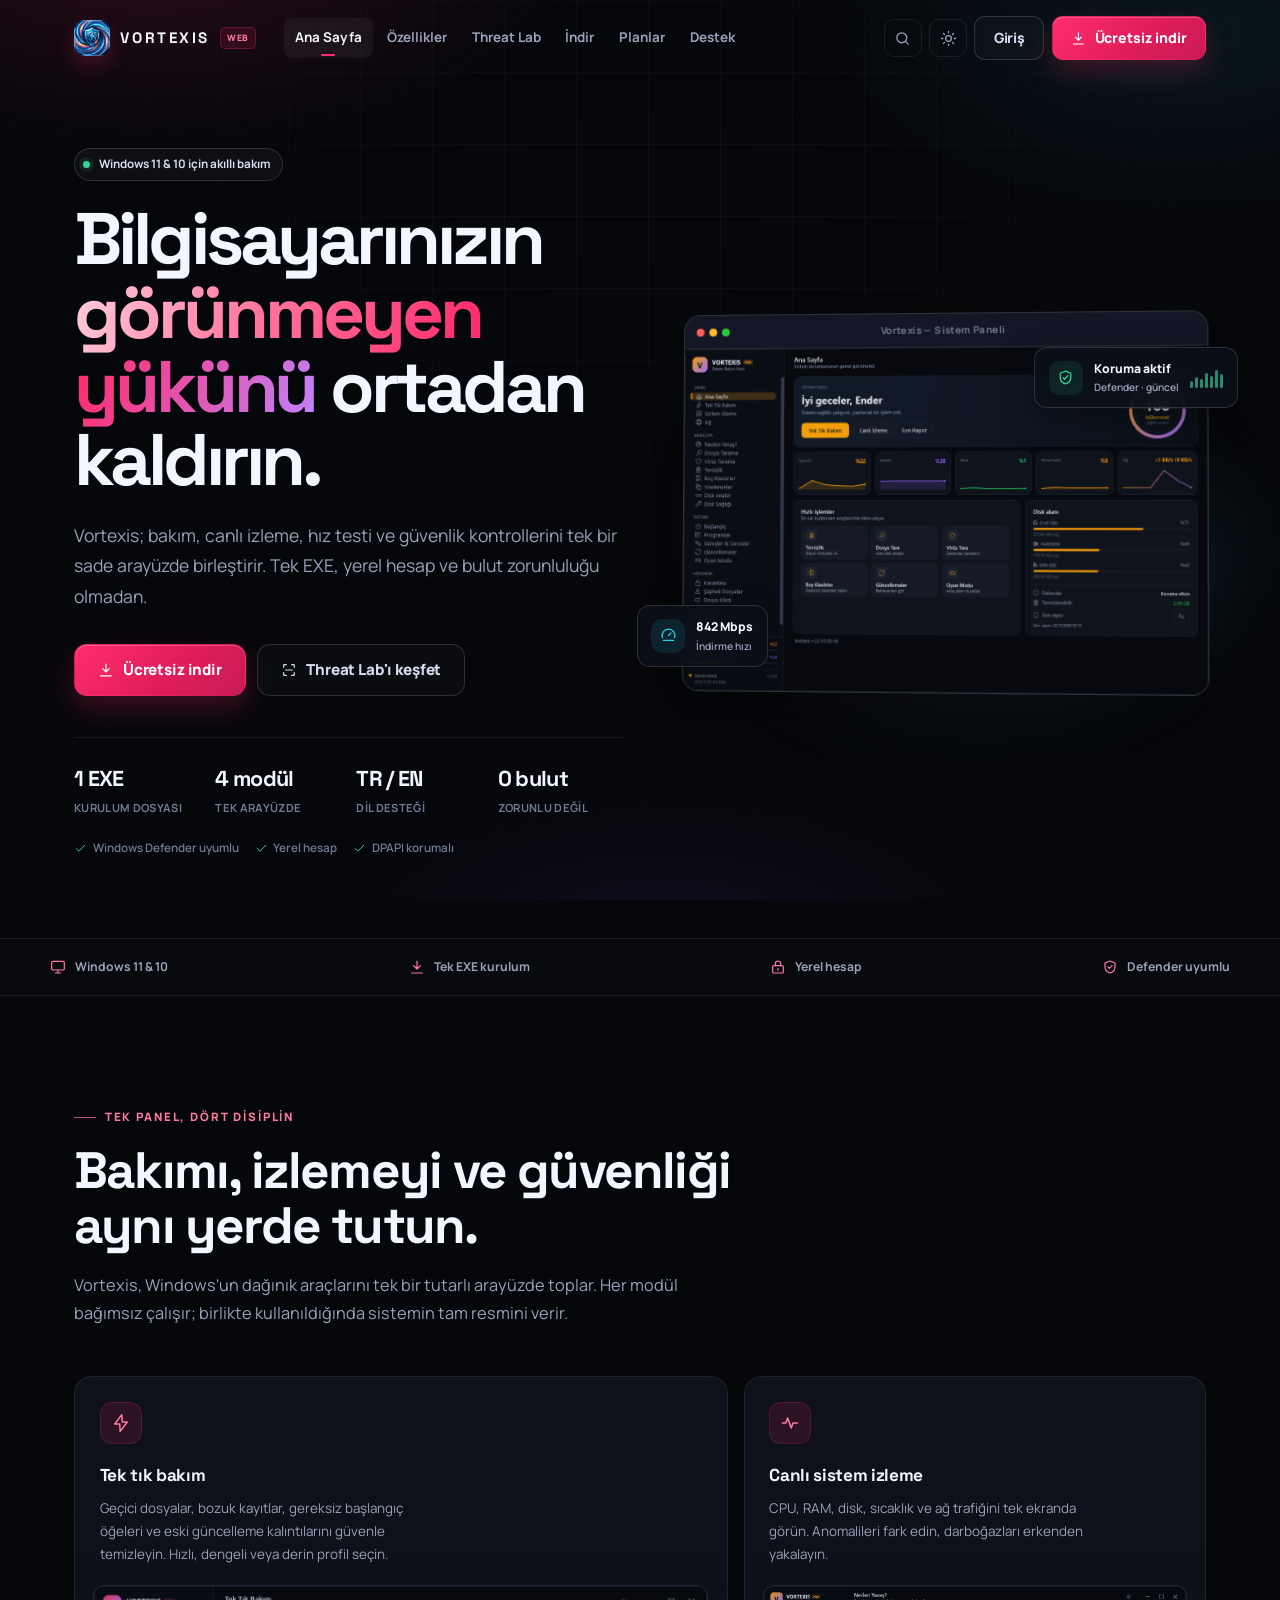
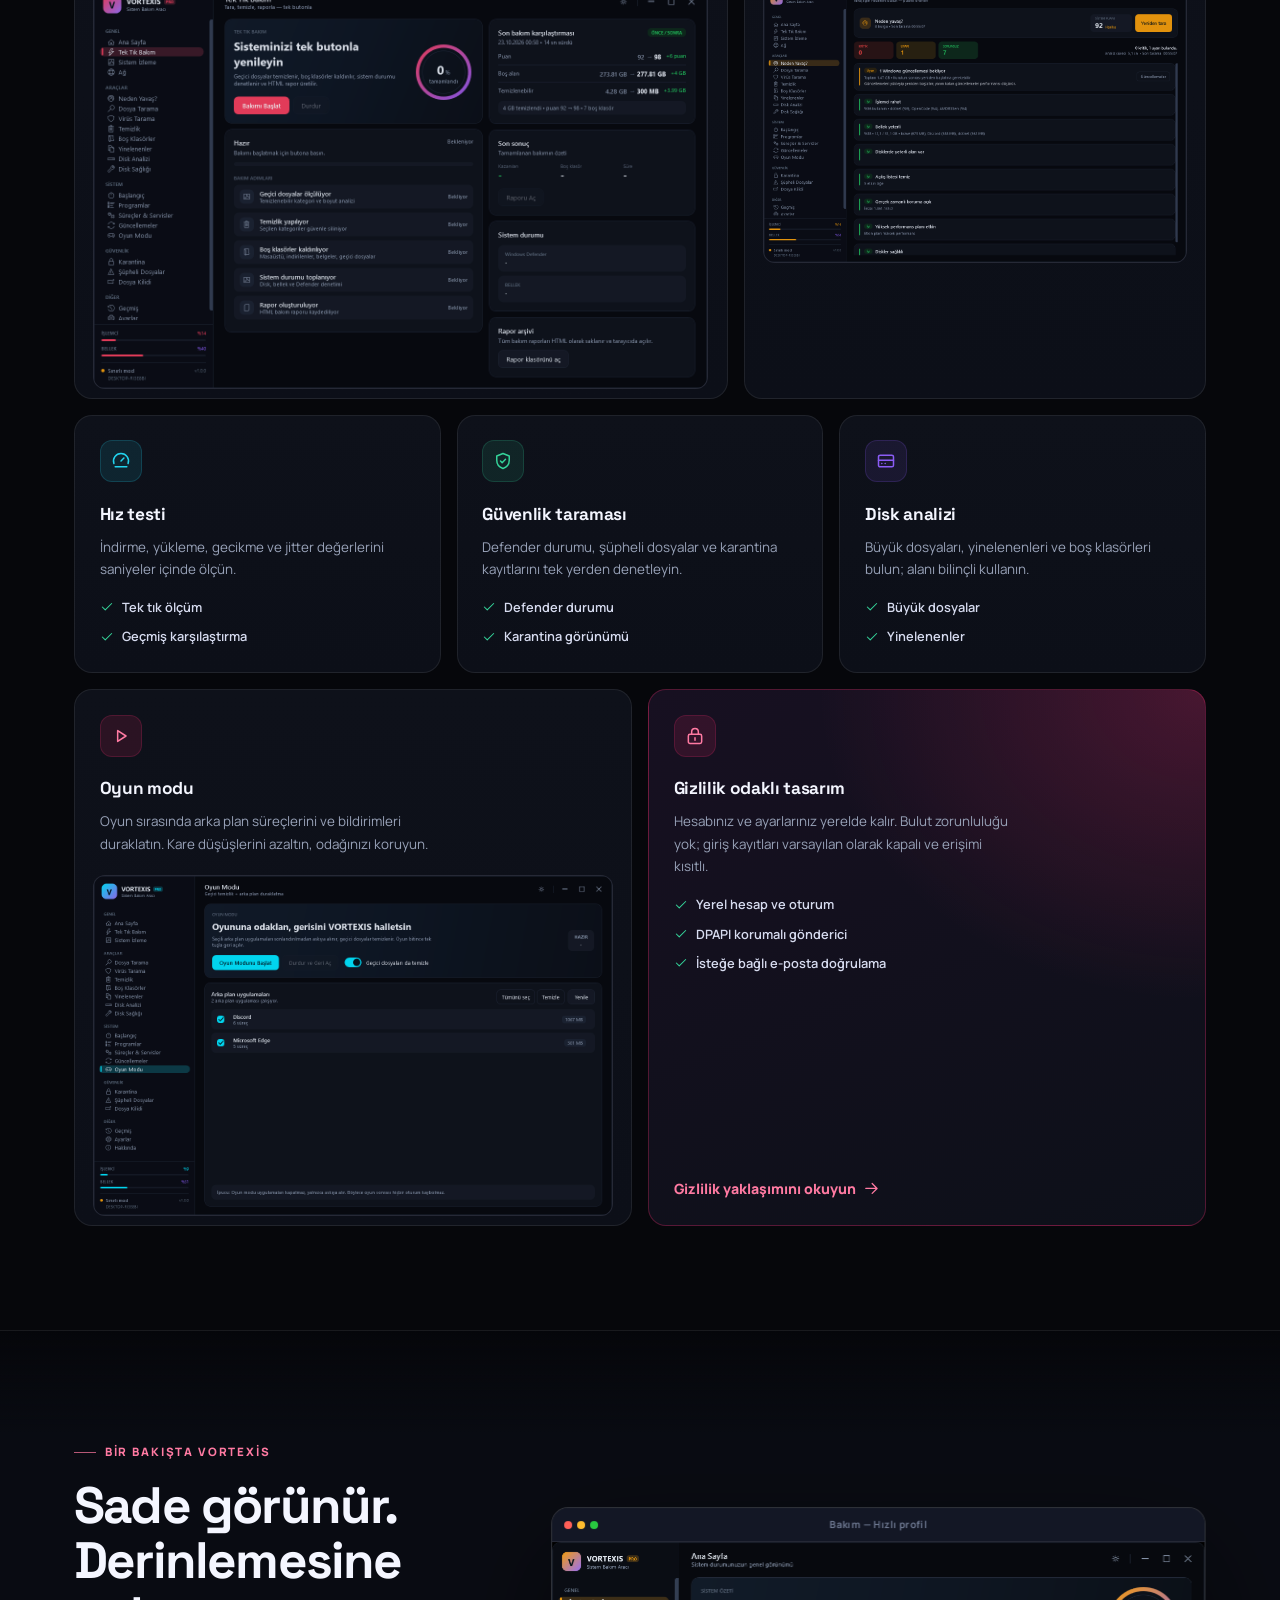
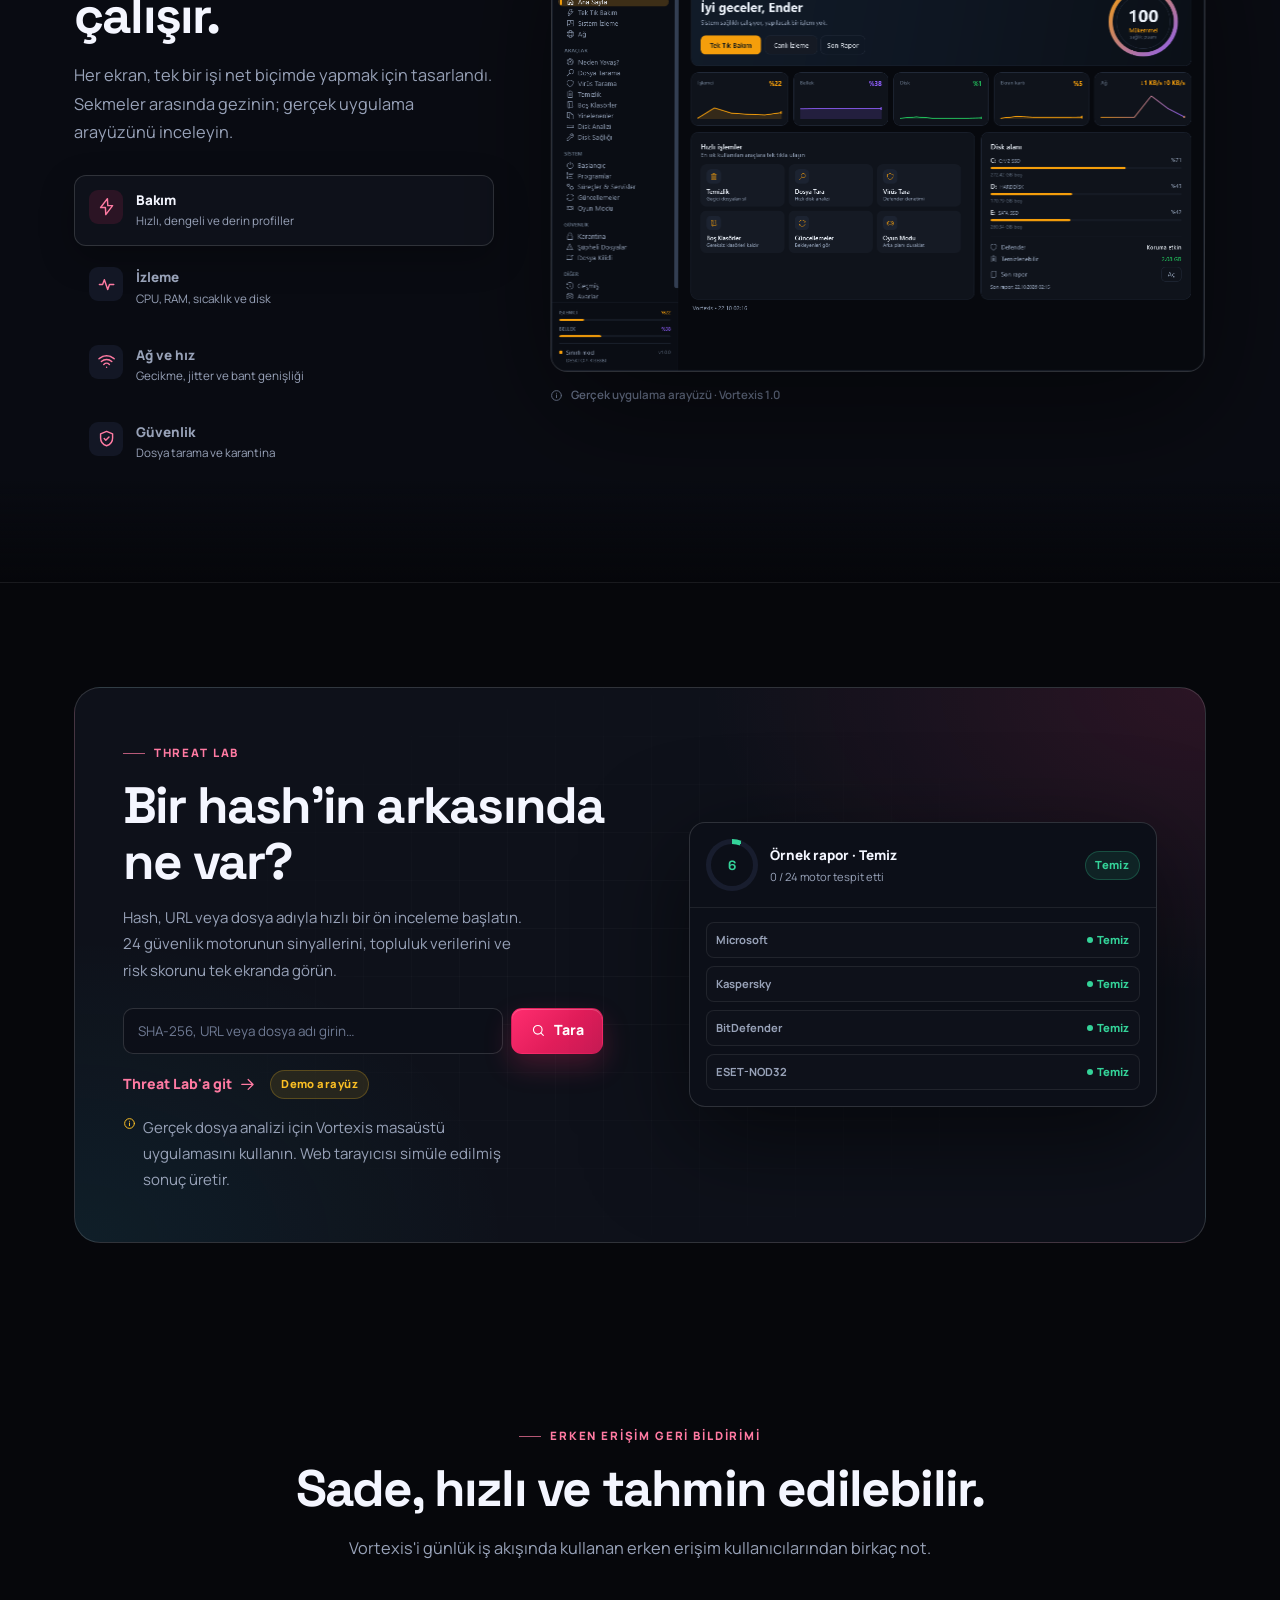
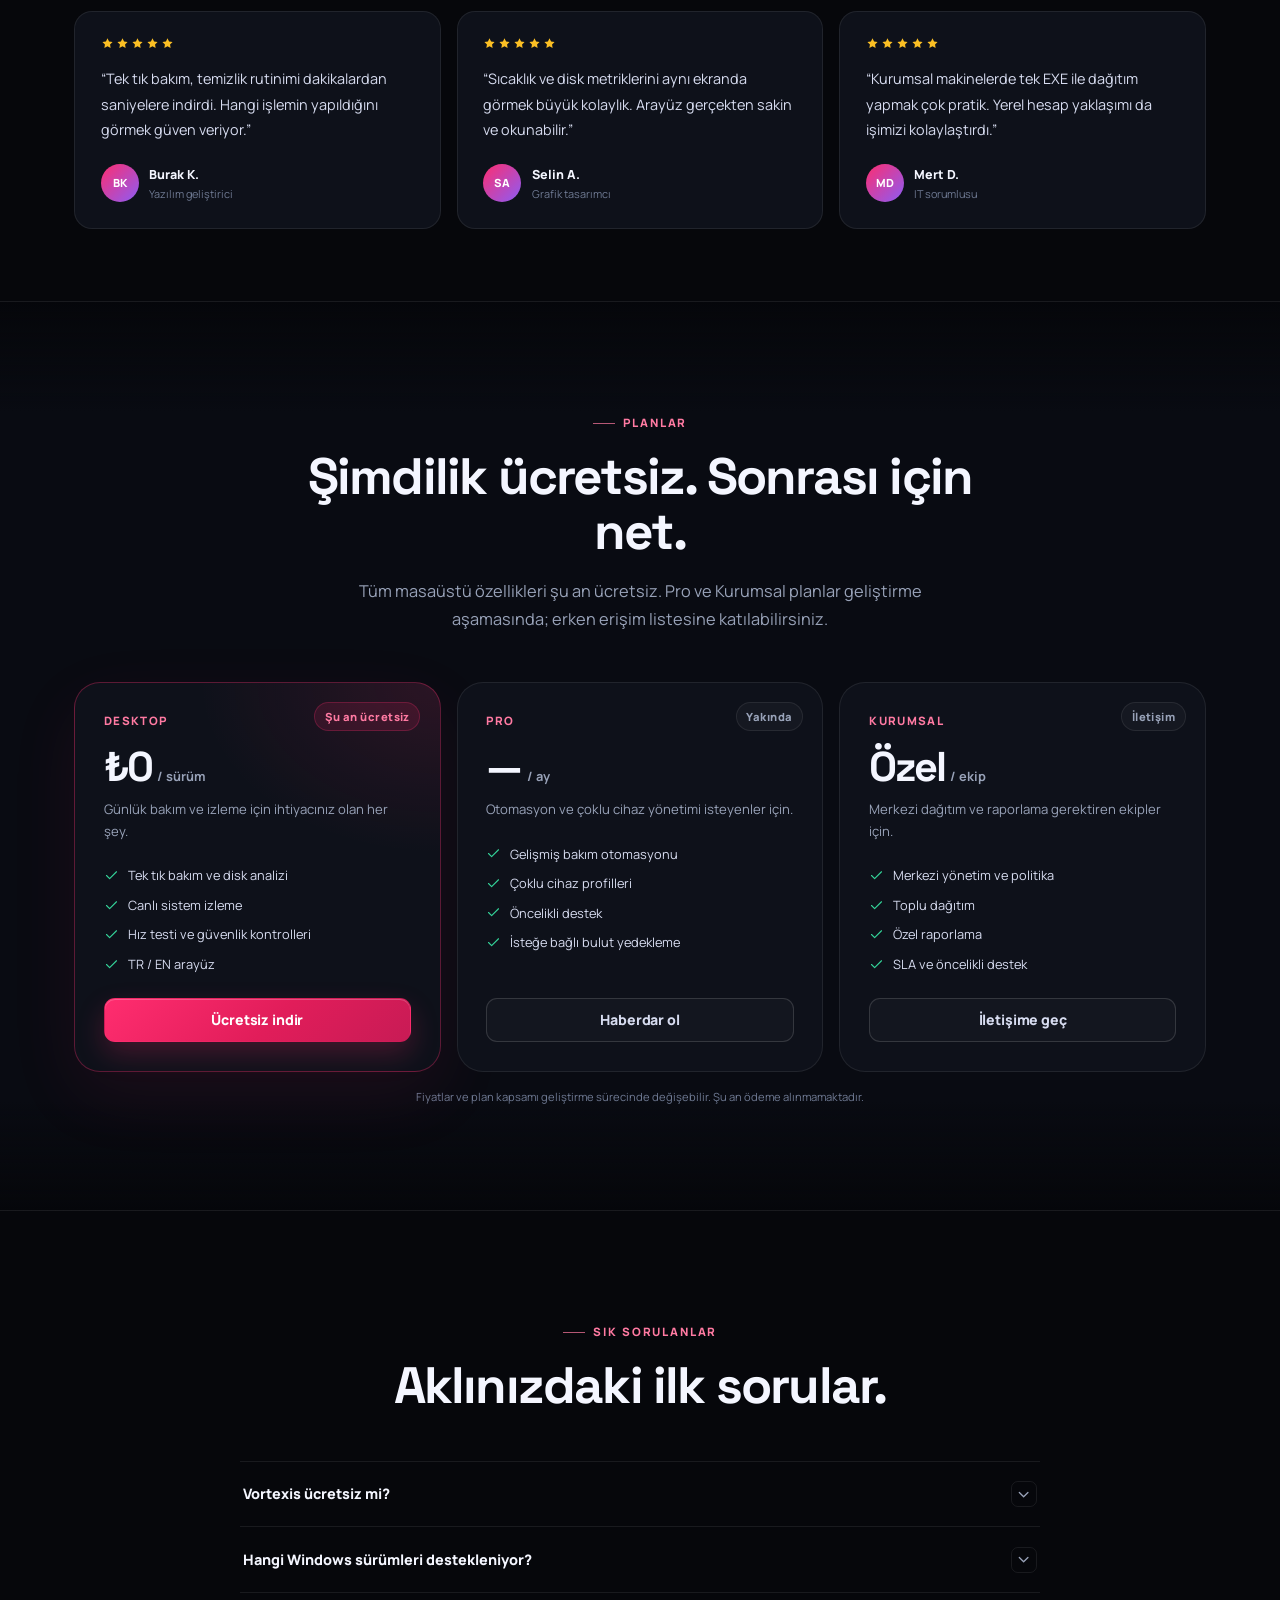
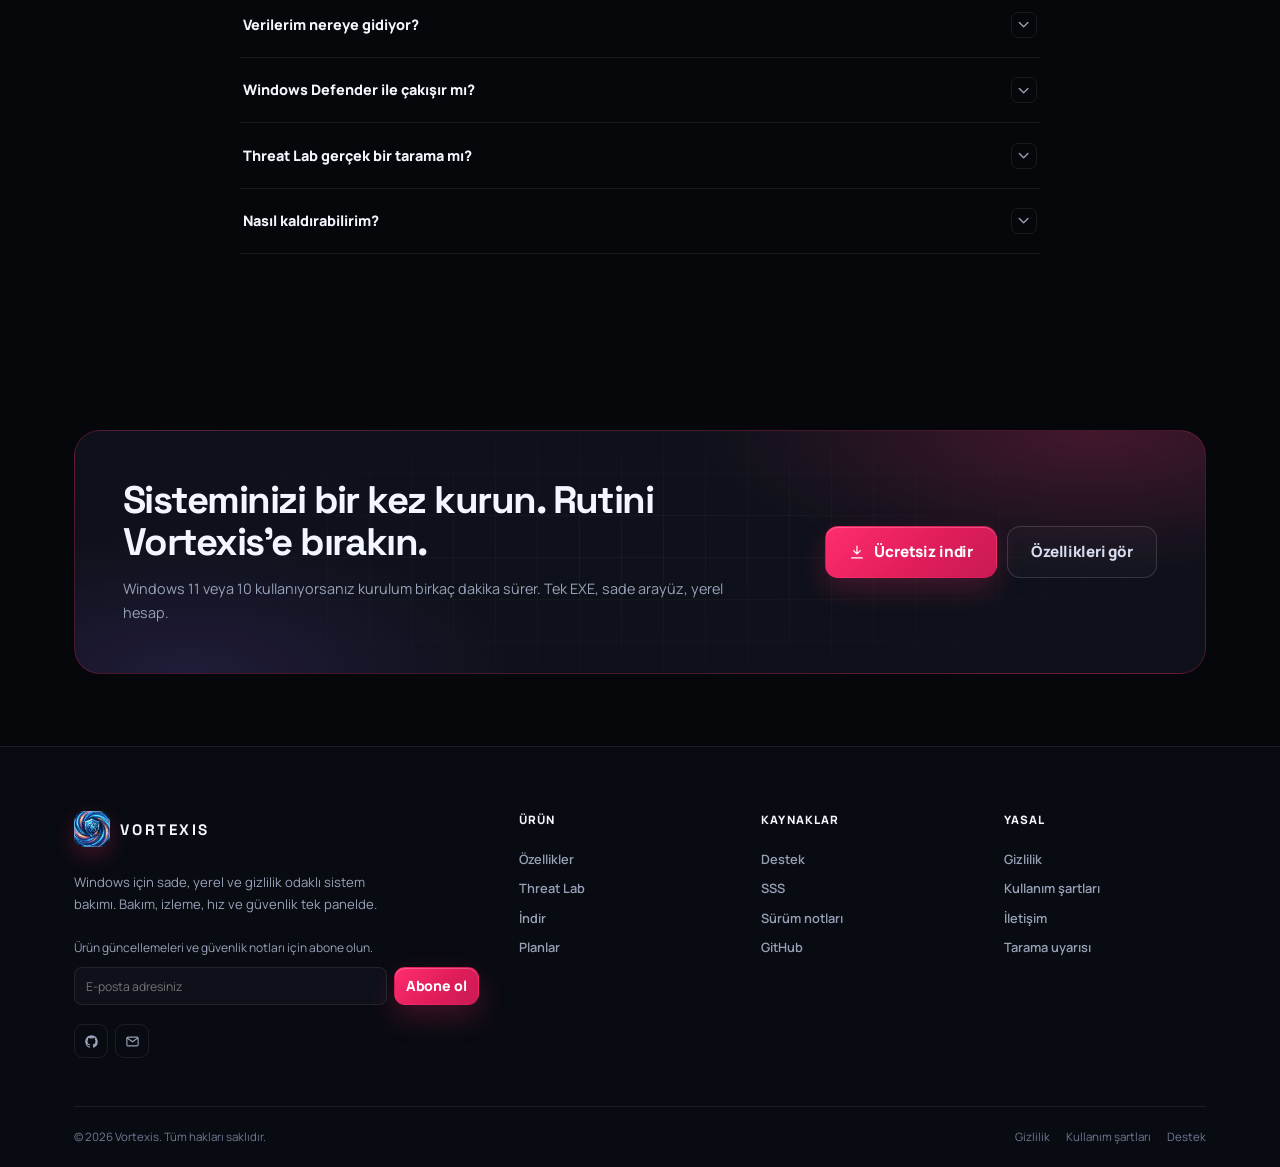
<file: index.html>
<!DOCTYPE html>
<html lang="tr" data-theme="dark">
<head>
  <meta charset="UTF-8">
  <meta name="viewport" content="width=device-width, initial-scale=1.0">
  <title>Vortexis — Windows için akıllı sistem bakımı</title>
  <meta name="description" content="Vortexis; bakım, canlı izleme, hız testi ve güvenlik kontrollerini tek bir sade arayüzde birleştirir. Windows 11 ve 10 için tek EXE.">
  <link rel="canonical" href="https://vortexisecure.github.io/Vortexisecure/">
  <meta name="theme-color" content="#06070b">
  <meta property="og:title" content="Vortexis — Windows için akıllı sistem bakımı">
  <meta property="og:description" content="Bakım, izleme, hız testi ve güvenlik. Tek EXE, yerel hesap, sade arayüz.">
  <meta property="og:type" content="website">
  <meta property="og:image" content="https://vortexisecure.github.io/Vortexisecure/assets/img/dashboard-dark.png">
  <meta property="og:url" content="https://vortexisecure.github.io/Vortexisecure/">
  <link rel="icon" href="assets/img/favicon.ico" sizes="any">
  <link rel="icon" type="image/png" href="assets/img/logo-256.png">
  <link rel="apple-touch-icon" href="assets/img/logo-256.png">
  <link rel="manifest" href="manifest.webmanifest">
  <link rel="preconnect" href="https://fonts.googleapis.com">
  <link rel="preconnect" href="https://fonts.gstatic.com" crossorigin>
  <link href="https://fonts.googleapis.com/css2?family=Manrope:wght@400;500;600;700;800&family=Space+Grotesk:wght@500;600;700&display=swap" rel="stylesheet">
  <link rel="stylesheet" href="assets/css/style.css">
  <script>
    (function () {
      try {
        var t = localStorage.getItem("vortexis.theme");
        document.documentElement.setAttribute("data-theme", t === "light" ? "light" : "dark");
        document.documentElement.classList.add("js");
      } catch (e) {}
    })();
  </script>
</head>
<body data-page="home">
  <a class="sr-only" href="#main">İçeriğe geç</a>

  <header class="site-header">
    <div class="container nav-shell">
      <a class="brand" href="index.html" aria-label="Vortexis ana sayfa">
        <img class="brand-mark" src="assets/img/logo-256.png" alt="" width="36" height="36">
        <span class="brand-word">VORTEXIS</span>
        <span class="brand-badge">WEB</span>
      </a>
      <nav class="nav-links" aria-label="Ana menü">
        <a class="nav-link" data-nav="home" href="index.html">Ana Sayfa</a>
        <a class="nav-link" data-nav="features" href="features.html">Özellikler</a>
        <a class="nav-link" data-nav="scanner" href="scanner.html">Threat Lab</a>
        <a class="nav-link" data-nav="download" href="download.html">İndir</a>
        <a class="nav-link" data-nav="pricing" href="pricing.html">Planlar</a>
        <a class="nav-link" data-nav="support" href="support.html">Destek</a>
      </nav>
      <div class="nav-actions">
        <button class="icon-btn" type="button" data-search-open aria-label="Sitede ara" title="Sitede ara (Ctrl+K)">
          <svg class="icon" aria-hidden="true"><use href="assets/icons.svg#search"></use></svg>
        </button>
        <button class="icon-btn" type="button" data-theme-toggle aria-label="Açık temaya geç" title="Açık tema">
          <svg class="icon" aria-hidden="true"><use href="assets/icons.svg#sun"></use></svg>
        </button>
        <a class="btn btn--ghost nav-login" data-auth="guest" href="login.html">Giriş</a>
        <a class="btn btn--primary" data-auth="guest" href="download.html">
          <svg class="icon" aria-hidden="true"><use href="assets/icons.svg#download"></use></svg>
          Ücretsiz indir
        </a>
        <a class="nav-user" data-auth="user" href="account.html" hidden>
          <span class="nav-avatar" data-auth-initials>V</span>
          <span data-auth-name>Hesabım</span>
        </a>
        <button class="icon-btn mobile-toggle" type="button" data-menu-toggle aria-label="Menüyü aç" aria-expanded="false" aria-controls="mobile-menu">
          <svg class="icon" aria-hidden="true"><use href="assets/icons.svg#menu"></use></svg>
        </button>
      </div>
    </div>
  </header>

  <div class="mobile-menu" id="mobile-menu">
    <div class="mobile-menu-inner">
      <nav aria-label="Mobil menü">
        <a class="mobile-link" data-nav="home" href="index.html">Ana Sayfa <svg class="icon" aria-hidden="true"><use href="assets/icons.svg#chevron-right"></use></svg></a>
        <a class="mobile-link" data-nav="features" href="features.html">Özellikler <svg class="icon" aria-hidden="true"><use href="assets/icons.svg#chevron-right"></use></svg></a>
        <a class="mobile-link" data-nav="scanner" href="scanner.html">Threat Lab <svg class="icon" aria-hidden="true"><use href="assets/icons.svg#chevron-right"></use></svg></a>
        <a class="mobile-link" data-nav="download" href="download.html">İndir <svg class="icon" aria-hidden="true"><use href="assets/icons.svg#chevron-right"></use></svg></a>
        <a class="mobile-link" data-nav="pricing" href="pricing.html">Planlar <svg class="icon" aria-hidden="true"><use href="assets/icons.svg#chevron-right"></use></svg></a>
        <a class="mobile-link" data-nav="support" href="support.html">Destek <svg class="icon" aria-hidden="true"><use href="assets/icons.svg#chevron-right"></use></svg></a>
      </nav>
      <div class="mobile-actions">
        <a class="btn btn--ghost" data-auth="guest" href="login.html">Giriş yap</a>
        <a class="btn btn--ghost" data-auth="guest" href="register.html">Kayıt ol</a>
        <a class="btn btn--primary" href="download.html">Ücretsiz indir</a>
        <a class="btn btn--ghost" data-auth="user" href="account.html" hidden>Hesabım</a>
        <button class="btn btn--ghost" type="button" data-auth="user" data-logout hidden>Çıkış yap</button>
      </div>
    </div>
  </div>

  <main id="main">
    <!-- Hero -->
    <section class="hero">
      <div class="container hero-grid">
        <div class="hero-copy">
          <div class="hero-badge">
            <span class="dot"></span>
            Windows 11 &amp; 10 için akıllı bakım
          </div>
          <h1 class="hero-title">Bilgisayarınızın <span class="grad">görünmeyen yükünü</span> ortadan kaldırın.</h1>
          <p class="hero-lead">
            Vortexis; bakım, canlı izleme, hız testi ve güvenlik kontrollerini tek bir sade arayüzde birleştirir.
            Tek EXE, yerel hesap ve bulut zorunluluğu olmadan.
          </p>
          <div class="hero-actions">
            <a class="btn btn--primary btn--lg" href="download.html">
              <svg class="icon" aria-hidden="true"><use href="assets/icons.svg#download"></use></svg>
              Ücretsiz indir
            </a>
            <a class="btn btn--ghost btn--lg" href="scanner.html">
              <svg class="icon" aria-hidden="true"><use href="assets/icons.svg#scan"></use></svg>
              Threat Lab'ı keşfet
            </a>
          </div>
          <div class="hero-stats">
            <div class="hero-stat"><strong>1 EXE</strong><span>Kurulum dosyası</span></div>
            <div class="hero-stat"><strong>4 modül</strong><span>Tek arayüzde</span></div>
            <div class="hero-stat"><strong>TR / EN</strong><span>Dil desteği</span></div>
            <div class="hero-stat"><strong>0 bulut</strong><span>Zorunlu değil</span></div>
          </div>
          <div class="hero-trust">
            <span><svg class="icon" aria-hidden="true"><use href="assets/icons.svg#check"></use></svg> Windows Defender uyumlu</span>
            <span><svg class="icon" aria-hidden="true"><use href="assets/icons.svg#check"></use></svg> Yerel hesap</span>
            <span><svg class="icon" aria-hidden="true"><use href="assets/icons.svg#check"></use></svg> DPAPI korumalı</span>
          </div>
        </div>
        <div class="hero-visual">
          <div class="app-window">
            <div class="app-window-bar">
              <span class="window-dots"><i></i><i></i><i></i></span>
              <span class="app-window-title">Vortexis — Sistem Paneli</span>
              <span class="window-dots" style="opacity:0"><i></i><i></i><i></i></span>
            </div>
            <img src="assets/img/dashboard-dark.png" data-dark-src="assets/img/dashboard-dark.png" data-light-src="assets/img/dashboard-light.png" alt="Vortexis sistem paneli ekran görüntüsü" width="1440" height="960" loading="eager" fetchpriority="high">
          </div>
          <div class="float-card float-card--protection">
            <span class="float-icon"><svg class="icon" aria-hidden="true"><use href="assets/icons.svg#shield-check"></use></svg></span>
            <span><strong>Koruma aktif</strong><small>Defender · güncel</small></span>
            <span class="mini-spark" aria-hidden="true"><i></i><i></i><i></i><i></i><i></i><i></i><i></i></span>
          </div>
          <div class="float-card float-card--speed">
            <span class="float-icon" style="background:var(--cyan-soft);color:var(--cyan)"><svg class="icon" aria-hidden="true"><use href="assets/icons.svg#gauge"></use></svg></span>
            <span><strong>842 Mbps</strong><small>İndirme hızı</small></span>
          </div>
        </div>
      </div>
    </section>

    <!-- Trust strip -->
    <div class="trust-strip">
      <div class="container trust-strip-inner">
        <div class="trust-item"><svg class="icon" aria-hidden="true"><use href="assets/icons.svg#monitor"></use></svg> Windows 11 &amp; 10</div>
        <div class="trust-item"><svg class="icon" aria-hidden="true"><use href="assets/icons.svg#download"></use></svg> Tek EXE kurulum</div>
        <div class="trust-item"><svg class="icon" aria-hidden="true"><use href="assets/icons.svg#lock"></use></svg> Yerel hesap</div>
        <div class="trust-item"><svg class="icon" aria-hidden="true"><use href="assets/icons.svg#shield"></use></svg> Defender uyumlu</div>
      </div>
    </div>

    <!-- Features bento -->
    <section class="section" id="features">
      <div class="container">
        <div class="section-head reveal">
          <span class="section-kicker">Tek panel, dört disiplin</span>
          <h2 class="section-title">Bakımı, izlemeyi ve güvenliği aynı yerde tutun.</h2>
          <p class="section-desc">Vortexis, Windows'un dağınık araçlarını tek bir tutarlı arayüzde toplar. Her modül bağımsız çalışır; birlikte kullanıldığında sistemin tam resmini verir.</p>
        </div>

        <div class="bento">
          <article class="bento-card bento-card--large reveal" style="--delay:0ms">
            <span class="bento-icon"><svg class="icon" aria-hidden="true"><use href="assets/icons.svg#zap"></use></svg></span>
            <h3>Tek tık bakım</h3>
            <p>Geçici dosyalar, bozuk kayıtlar, gereksiz başlangıç öğeleri ve eski güncelleme kalıntılarını güvenle temizleyin. Hızlı, dengeli veya derin profil seçin.</p>
            <div class="bento-visual">
              <img src="assets/img/oneclick-comparison.png" alt="Vortexis tek tık bakım öncesi ve sonrası" loading="lazy">
            </div>
          </article>

          <article class="bento-card bento-card--medium reveal" style="--delay:60ms">
            <span class="bento-icon"><svg class="icon" aria-hidden="true"><use href="assets/icons.svg#activity"></use></svg></span>
            <h3>Canlı sistem izleme</h3>
            <p>CPU, RAM, disk, sıcaklık ve ağ trafiğini tek ekranda görün. Anomalileri fark edin, darboğazları erkenden yakalayın.</p>
            <div class="bento-visual">
              <img src="assets/img/diagnostics-dark.png" data-dark-src="assets/img/diagnostics-dark.png" data-light-src="assets/img/diagnostics-light.png" alt="Vortexis tanılama ekranı" loading="lazy">
            </div>
          </article>

          <article class="bento-card bento-card--third reveal" style="--delay:0ms">
            <span class="bento-icon" style="background:var(--cyan-soft);color:var(--cyan);border-color:rgba(34,211,238,.18)"><svg class="icon" aria-hidden="true"><use href="assets/icons.svg#gauge"></use></svg></span>
            <h3>Hız testi</h3>
            <p>İndirme, yükleme, gecikme ve jitter değerlerini saniyeler içinde ölçün.</p>
            <ul class="bento-list">
              <li><svg class="icon" aria-hidden="true"><use href="assets/icons.svg#check"></use></svg> Tek tık ölçüm</li>
              <li><svg class="icon" aria-hidden="true"><use href="assets/icons.svg#check"></use></svg> Geçmiş karşılaştırma</li>
            </ul>
          </article>

          <article class="bento-card bento-card--third reveal" style="--delay:60ms">
            <span class="bento-icon" style="background:var(--green-soft);color:var(--green);border-color:rgba(52,211,153,.18)"><svg class="icon" aria-hidden="true"><use href="assets/icons.svg#shield"></use></svg></span>
            <h3>Güvenlik taraması</h3>
            <p>Defender durumu, şüpheli dosyalar ve karantina kayıtlarını tek yerden denetleyin.</p>
            <ul class="bento-list">
              <li><svg class="icon" aria-hidden="true"><use href="assets/icons.svg#check"></use></svg> Defender durumu</li>
              <li><svg class="icon" aria-hidden="true"><use href="assets/icons.svg#check"></use></svg> Karantina görünümü</li>
            </ul>
          </article>

          <article class="bento-card bento-card--third reveal" style="--delay:120ms">
            <span class="bento-icon" style="background:var(--violet-soft);color:var(--violet);border-color:rgba(139,92,246,.18)"><svg class="icon" aria-hidden="true"><use href="assets/icons.svg#hard-drive"></use></svg></span>
            <h3>Disk analizi</h3>
            <p>Büyük dosyaları, yinelenenleri ve boş klasörleri bulun; alanı bilinçli kullanın.</p>
            <ul class="bento-list">
              <li><svg class="icon" aria-hidden="true"><use href="assets/icons.svg#check"></use></svg> Büyük dosyalar</li>
              <li><svg class="icon" aria-hidden="true"><use href="assets/icons.svg#check"></use></svg> Yinelenenler</li>
            </ul>
          </article>

          <article class="bento-card bento-card--half reveal" style="--delay:0ms">
            <span class="bento-icon"><svg class="icon" aria-hidden="true"><use href="assets/icons.svg#play"></use></svg></span>
            <h3>Oyun modu</h3>
            <p>Oyun sırasında arka plan süreçlerini ve bildirimleri duraklatın. Kare düşüşlerini azaltın, odağınızı koruyun.</p>
            <div class="bento-visual">
              <img src="assets/img/gamemode-dark.png" alt="Vortexis oyun modu ekranı" loading="lazy">
            </div>
          </article>

          <article class="bento-card bento-card--half bento-card--accent reveal" style="--delay:60ms">
            <span class="bento-icon"><svg class="icon" aria-hidden="true"><use href="assets/icons.svg#lock"></use></svg></span>
            <h3>Gizlilik odaklı tasarım</h3>
            <p>Hesabınız ve ayarlarınız yerelde kalır. Bulut zorunluluğu yok; giriş kayıtları varsayılan olarak kapalı ve erişimi kısıtlı.</p>
            <ul class="bento-list">
              <li><svg class="icon" aria-hidden="true"><use href="assets/icons.svg#check"></use></svg> Yerel hesap ve oturum</li>
              <li><svg class="icon" aria-hidden="true"><use href="assets/icons.svg#check"></use></svg> DPAPI korumalı gönderici</li>
              <li><svg class="icon" aria-hidden="true"><use href="assets/icons.svg#check"></use></svg> İsteğe bağlı e-posta doğrulama</li>
            </ul>
            <a class="link-arrow" href="features.html#privacy">Gizlilik yaklaşımını okuyun <svg class="icon" aria-hidden="true"><use href="assets/icons.svg#arrow-right"></use></svg></a>
          </article>
        </div>
      </div>
    </section>

    <!-- Showcase -->
    <section class="section section--alt" id="showcase">
      <div class="container showcase" data-tabs>
        <div class="showcase-copy reveal">
          <span class="section-kicker">Bir bakışta Vortexis</span>
          <h2 class="section-title">Sade görünür. Derinlemesine çalışır.</h2>
          <p class="section-desc">Her ekran, tek bir işi net biçimde yapmak için tasarlandı. Sekmeler arasında gezinin; gerçek uygulama arayüzünü inceleyin.</p>

          <div class="showcase-tabs" role="tablist" aria-label="Vortexis modülleri">
            <button class="showcase-tab is-active" type="button" data-tab="maintenance" role="tab" aria-selected="true">
              <span class="showcase-tab-icon"><svg class="icon" aria-hidden="true"><use href="assets/icons.svg#zap"></use></svg></span>
              <span><strong>Bakım</strong><small>Hızlı, dengeli ve derin profiller</small></span>
            </button>
            <button class="showcase-tab" type="button" data-tab="monitor" role="tab" aria-selected="false">
              <span class="showcase-tab-icon"><svg class="icon" aria-hidden="true"><use href="assets/icons.svg#activity"></use></svg></span>
              <span><strong>İzleme</strong><small>CPU, RAM, sıcaklık ve disk</small></span>
            </button>
            <button class="showcase-tab" type="button" data-tab="network" role="tab" aria-selected="false">
              <span class="showcase-tab-icon"><svg class="icon" aria-hidden="true"><use href="assets/icons.svg#wifi"></use></svg></span>
              <span><strong>Ağ ve hız</strong><small>Gecikme, jitter ve bant genişliği</small></span>
            </button>
            <button class="showcase-tab" type="button" data-tab="security" role="tab" aria-selected="false">
              <span class="showcase-tab-icon"><svg class="icon" aria-hidden="true"><use href="assets/icons.svg#shield"></use></svg></span>
              <span><strong>Güvenlik</strong><small>Dosya tarama ve karantina</small></span>
            </button>
          </div>
        </div>

        <div class="showcase-stage reveal" style="--delay:100ms">
          <div class="showcase-panel is-active" data-panel="maintenance">
            <div class="app-window">
              <div class="app-window-bar">
                <span class="window-dots"><i></i><i></i><i></i></span>
                <span class="app-window-title">Bakım — Hızlı profil</span>
                <span class="window-dots" style="opacity:0"><i></i><i></i><i></i></span>
              </div>
              <img src="assets/img/dashboard-dark.png" data-dark-src="assets/img/dashboard-dark.png" data-light-src="assets/img/dashboard-light.png" alt="Vortexis bakım ekranı" loading="lazy">
            </div>
            <p class="showcase-caption"><svg class="icon" aria-hidden="true"><use href="assets/icons.svg#info"></use></svg> Gerçek uygulama arayüzü · Vortexis 1.0</p>
          </div>
          <div class="showcase-panel" data-panel="monitor" hidden>
            <div class="app-window">
              <div class="app-window-bar">
                <span class="window-dots"><i></i><i></i><i></i></span>
                <span class="app-window-title">Tanılama — Canlı metrikler</span>
                <span class="window-dots" style="opacity:0"><i></i><i></i><i></i></span>
              </div>
              <img src="assets/img/diagnostics-dark.png" data-dark-src="assets/img/diagnostics-dark.png" data-light-src="assets/img/diagnostics-light.png" alt="Vortexis canlı izleme ekranı" loading="lazy">
            </div>
            <p class="showcase-caption"><svg class="icon" aria-hidden="true"><use href="assets/icons.svg#info"></use></svg> Sıcaklık, disk ve bellek metrikleri</p>
          </div>
          <div class="showcase-panel" data-panel="network" hidden>
            <div class="app-window">
              <div class="app-window-bar">
                <span class="window-dots"><i></i><i></i><i></i></span>
                <span class="app-window-title">Ağ — Hız testi</span>
                <span class="window-dots" style="opacity:0"><i></i><i></i><i></i></span>
              </div>
              <img src="assets/img/network-dark.png" data-dark-src="assets/img/network-dark.png" data-light-src="assets/img/network-light.png" alt="Vortexis ağ ve hız testi ekranı" loading="lazy">
            </div>
            <p class="showcase-caption"><svg class="icon" aria-hidden="true"><use href="assets/icons.svg#info"></use></svg> İndirme, yükleme, gecikme ve jitter</p>
          </div>
          <div class="showcase-panel" data-panel="security" hidden>
            <div class="app-window">
              <div class="app-window-bar">
                <span class="window-dots"><i></i><i></i><i></i></span>
                <span class="app-window-title">Güvenlik — Dosya tarama</span>
                <span class="window-dots" style="opacity:0"><i></i><i></i><i></i></span>
              </div>
              <img src="assets/img/filescan-archive.png" alt="Vortexis dosya tarama ekranı" loading="lazy">
            </div>
            <p class="showcase-caption"><svg class="icon" aria-hidden="true"><use href="assets/icons.svg#info"></use></svg> Şüpheli dosyalar ve karantina kayıtları</p>
          </div>
        </div>
      </div>
    </section>

    <!-- Threat Lab teaser -->
    <section class="section" id="threat-lab">
      <div class="container">
        <div class="threat-panel reveal">
          <div class="threat-copy">
            <span class="section-kicker">Threat Lab</span>
            <h2 class="section-title">Bir hash'in arkasında ne var?</h2>
            <p>Hash, URL veya dosya adıyla hızlı bir ön inceleme başlatın. 24 güvenlik motorunun sinyallerini, topluluk verilerini ve risk skorunu tek ekranda görün.</p>
            <form class="mini-scan" data-mini-scan>
              <label class="sr-only" for="mini-scan-input">Hash, URL veya dosya adı</label>
              <input id="mini-scan-input" type="text" name="q" placeholder="SHA-256, URL veya dosya adı girin…" autocomplete="off">
              <button class="btn btn--primary" type="submit">
                <svg class="icon" aria-hidden="true"><use href="assets/icons.svg#search"></use></svg>
                Tara
              </button>
            </form>
            <div class="threat-actions">
              <a class="link-arrow" href="scanner.html">Threat Lab'a git <svg class="icon" aria-hidden="true"><use href="assets/icons.svg#arrow-right"></use></svg></a>
              <span class="badge badge--amber">Demo arayüz</span>
            </div>
            <p class="threat-note"><svg class="icon" aria-hidden="true"><use href="assets/icons.svg#info"></use></svg> Gerçek dosya analizi için Vortexis masaüstü uygulamasını kullanın. Web tarayıcısı simüle edilmiş sonuç üretir.</p>
          </div>
          <div class="threat-visual">
            <div class="mini-result">
              <div class="mini-result-head">
                <span class="mini-risk"><strong>6</strong></span>
                <span><strong>Örnek rapor · Temiz</strong><small>0 / 24 motor tespit etti</small></span>
                <span class="badge badge--green" style="margin-left:auto">Temiz</span>
              </div>
              <div class="mini-vendors">
                <div class="mini-vendor"><span>Microsoft</span><span><i></i> Temiz</span></div>
                <div class="mini-vendor"><span>Kaspersky</span><span><i></i> Temiz</span></div>
                <div class="mini-vendor"><span>BitDefender</span><span><i></i> Temiz</span></div>
                <div class="mini-vendor"><span>ESET-NOD32</span><span><i></i> Temiz</span></div>
              </div>
            </div>
          </div>
        </div>
      </div>
    </section>

    <!-- Quotes -->
    <section class="section section--tight" id="feedback">
      <div class="container">
        <div class="section-head is-center reveal">
          <span class="section-kicker">Erken erişim geri bildirimi</span>
          <h2 class="section-title">Sade, hızlı ve tahmin edilebilir.</h2>
          <p class="section-desc">Vortexis'i günlük iş akışında kullanan erken erişim kullanıcılarından birkaç not.</p>
        </div>
        <div class="quotes">
          <article class="quote-card reveal" style="--delay:0ms">
            <div class="quote-stars" aria-label="5 yıldız">
              <svg class="icon"><use href="assets/icons.svg#star"></use></svg><svg class="icon"><use href="assets/icons.svg#star"></use></svg><svg class="icon"><use href="assets/icons.svg#star"></use></svg><svg class="icon"><use href="assets/icons.svg#star"></use></svg><svg class="icon"><use href="assets/icons.svg#star"></use></svg>
            </div>
            <blockquote class="quote-text">“Tek tık bakım, temizlik rutinimi dakikalardan saniyelere indirdi. Hangi işlemin yapıldığını görmek güven veriyor.”</blockquote>
            <div class="quote-author">
              <span class="avatar">BK</span>
              <span><strong>Burak K.</strong><small>Yazılım geliştirici</small></span>
            </div>
          </article>
          <article class="quote-card reveal" style="--delay:60ms">
            <div class="quote-stars" aria-label="5 yıldız">
              <svg class="icon"><use href="assets/icons.svg#star"></use></svg><svg class="icon"><use href="assets/icons.svg#star"></use></svg><svg class="icon"><use href="assets/icons.svg#star"></use></svg><svg class="icon"><use href="assets/icons.svg#star"></use></svg><svg class="icon"><use href="assets/icons.svg#star"></use></svg>
            </div>
            <blockquote class="quote-text">“Sıcaklık ve disk metriklerini aynı ekranda görmek büyük kolaylık. Arayüz gerçekten sakin ve okunabilir.”</blockquote>
            <div class="quote-author">
              <span class="avatar">SA</span>
              <span><strong>Selin A.</strong><small>Grafik tasarımcı</small></span>
            </div>
          </article>
          <article class="quote-card reveal" style="--delay:120ms">
            <div class="quote-stars" aria-label="5 yıldız">
              <svg class="icon"><use href="assets/icons.svg#star"></use></svg><svg class="icon"><use href="assets/icons.svg#star"></use></svg><svg class="icon"><use href="assets/icons.svg#star"></use></svg><svg class="icon"><use href="assets/icons.svg#star"></use></svg><svg class="icon"><use href="assets/icons.svg#star"></use></svg>
            </div>
            <blockquote class="quote-text">“Kurumsal makinelerde tek EXE ile dağıtım yapmak çok pratik. Yerel hesap yaklaşımı da işimizi kolaylaştırdı.”</blockquote>
            <div class="quote-author">
              <span class="avatar">MD</span>
              <span><strong>Mert D.</strong><small>IT sorumlusu</small></span>
            </div>
          </article>
        </div>
      </div>
    </section>

    <!-- Pricing teaser -->
    <section class="section section--alt" id="plans">
      <div class="container">
        <div class="section-head is-center reveal">
          <span class="section-kicker">Planlar</span>
          <h2 class="section-title">Şimdilik ücretsiz. Sonrası için net.</h2>
          <p class="section-desc">Tüm masaüstü özellikleri şu an ücretsiz. Pro ve Kurumsal planlar geliştirme aşamasında; erken erişim listesine katılabilirsiniz.</p>
        </div>
        <div class="pricing-grid">
          <article class="price-card price-card--featured reveal" style="--delay:0ms">
            <span class="price-badge badge badge--accent">Şu an ücretsiz</span>
            <span class="price-name">Desktop</span>
            <div class="price-amount"><strong>₺0</strong><span>/ sürüm</span></div>
            <p class="price-desc">Günlük bakım ve izleme için ihtiyacınız olan her şey.</p>
            <ul class="price-list">
              <li><svg class="icon"><use href="assets/icons.svg#check"></use></svg> Tek tık bakım ve disk analizi</li>
              <li><svg class="icon"><use href="assets/icons.svg#check"></use></svg> Canlı sistem izleme</li>
              <li><svg class="icon"><use href="assets/icons.svg#check"></use></svg> Hız testi ve güvenlik kontrolleri</li>
              <li><svg class="icon"><use href="assets/icons.svg#check"></use></svg> TR / EN arayüz</li>
            </ul>
            <a class="btn btn--primary" href="download.html">Ücretsiz indir</a>
          </article>
          <article class="price-card reveal" style="--delay:60ms">
            <span class="price-badge badge">Yakında</span>
            <span class="price-name">Pro</span>
            <div class="price-amount"><strong>—</strong><span>/ ay</span></div>
            <p class="price-desc">Otomasyon ve çoklu cihaz yönetimi isteyenler için.</p>
            <ul class="price-list">
              <li><svg class="icon"><use href="assets/icons.svg#check"></use></svg> Gelişmiş bakım otomasyonu</li>
              <li><svg class="icon"><use href="assets/icons.svg#check"></use></svg> Çoklu cihaz profilleri</li>
              <li><svg class="icon"><use href="assets/icons.svg#check"></use></svg> Öncelikli destek</li>
              <li><svg class="icon"><use href="assets/icons.svg#check"></use></svg> İsteğe bağlı bulut yedekleme</li>
            </ul>
            <a class="btn btn--ghost" href="pricing.html">Haberdar ol</a>
          </article>
          <article class="price-card reveal" style="--delay:120ms">
            <span class="price-badge badge">İletişim</span>
            <span class="price-name">Kurumsal</span>
            <div class="price-amount"><strong>Özel</strong><span>/ ekip</span></div>
            <p class="price-desc">Merkezi dağıtım ve raporlama gerektiren ekipler için.</p>
            <ul class="price-list">
              <li><svg class="icon"><use href="assets/icons.svg#check"></use></svg> Merkezi yönetim ve politika</li>
              <li><svg class="icon"><use href="assets/icons.svg#check"></use></svg> Toplu dağıtım</li>
              <li><svg class="icon"><use href="assets/icons.svg#check"></use></svg> Özel raporlama</li>
              <li><svg class="icon"><use href="assets/icons.svg#check"></use></svg> SLA ve öncelikli destek</li>
            </ul>
            <a class="btn btn--ghost" href="support.html#contact">İletişime geç</a>
          </article>
        </div>
        <p class="price-note">Fiyatlar ve plan kapsamı geliştirme sürecinde değişebilir. Şu an ödeme alınmamaktadır.</p>
      </div>
    </section>

    <!-- FAQ -->
    <section class="section" id="faq">
      <div class="container">
        <div class="section-head is-center reveal">
          <span class="section-kicker">Sık sorulanlar</span>
          <h2 class="section-title">Aklınızdaki ilk sorular.</h2>
        </div>
        <div class="faq-list reveal">
          <div class="faq-item">
            <button class="faq-question" type="button" data-accordion aria-expanded="false">
              Vortexis ücretsiz mi?
              <span class="faq-icon"><svg class="icon" aria-hidden="true"><use href="assets/icons.svg#chevron-down"></use></svg></span>
            </button>
            <div class="faq-answer" hidden>Evet. Şu an tüm masaüstü özellikleri ücretsizdir. Pro ve Kurumsal planlar henüz geliştirme aşamasındadır; bu sayfada ödeme alınmaz.</div>
          </div>
          <div class="faq-item">
            <button class="faq-question" type="button" data-accordion aria-expanded="false">
              Hangi Windows sürümleri destekleniyor?
              <span class="faq-icon"><svg class="icon" aria-hidden="true"><use href="assets/icons.svg#chevron-down"></use></svg></span>
            </button>
            <div class="faq-answer" hidden>Windows 10 21H2 ve üzeri ile Windows 11, 64-bit mimaride desteklenir. Kurulum için yönetici izni gerekir.</div>
          </div>
          <div class="faq-item">
            <button class="faq-question" type="button" data-accordion aria-expanded="false">
              Verilerim nereye gidiyor?
              <span class="faq-icon"><svg class="icon" aria-hidden="true"><use href="assets/icons.svg#chevron-down"></use></svg></span>
            </button>
            <div class="faq-answer" hidden>Hesap ve ayarlar yerel olarak saklanır. Web sitesindeki demo hesap yalnızca tarayıcınızın yerel depolamasını kullanır. Gerçek üretim sürümünde veri akışı açıkça belgelenir.</div>
          </div>
          <div class="faq-item">
            <button class="faq-question" type="button" data-accordion aria-expanded="false">
              Windows Defender ile çakışır mı?
              <span class="faq-icon"><svg class="icon" aria-hidden="true"><use href="assets/icons.svg#chevron-down"></use></svg></span>
            </button>
            <div class="faq-answer" hidden>Hayır. Vortexis, Defender'ın yerine geçmez; durumunu ve karantina kayıtlarını okur. Gerçek zamanlı koruma için Defender'ı etkin tutmanız önerilir.</div>
          </div>
          <div class="faq-item">
            <button class="faq-question" type="button" data-accordion aria-expanded="false">
              Threat Lab gerçek bir tarama mı?
              <span class="faq-icon"><svg class="icon" aria-hidden="true"><use href="assets/icons.svg#chevron-down"></use></svg></span>
            </button>
            <div class="faq-answer" hidden>Web sitesindeki Threat Lab bir arayüz demosudur; simüle edilmiş sonuç üretir. Gerçek dosya analizi için masaüstü uygulamasını veya yetkili bir tarama servisini kullanın.</div>
          </div>
          <div class="faq-item">
            <button class="faq-question" type="button" data-accordion aria-expanded="false">
              Nasıl kaldırabilirim?
              <span class="faq-icon"><svg class="icon" aria-hidden="true"><use href="assets/icons.svg#chevron-down"></use></svg></span>
            </button>
            <div class="faq-answer" hidden>Windows Ayarlar &gt; Uygulamalar bölümünden Vortexis'i kaldırabilirsiniz. Kullanıcı verileri isteğe bağlı olarak saklanır; tamamen silmek için yerel uygulama verisi klasörünü de temizleyin.</div>
          </div>
        </div>
      </div>
    </section>

    <!-- CTA -->
    <section class="section section--tight">
      <div class="container">
        <div class="cta-banner reveal">
          <div class="cta-copy">
            <h2>Sisteminizi bir kez kurun. Rutini Vortexis'e bırakın.</h2>
            <p>Windows 11 veya 10 kullanıyorsanız kurulum birkaç dakika sürer. Tek EXE, sade arayüz, yerel hesap.</p>
          </div>
          <div class="cta-actions">
            <a class="btn btn--primary btn--lg" href="download.html"><svg class="icon"><use href="assets/icons.svg#download"></use></svg> Ücretsiz indir</a>
            <a class="btn btn--ghost btn--lg" href="features.html">Özellikleri gör</a>
          </div>
        </div>
      </div>
    </section>
  </main>

  <footer class="site-footer">
    <div class="container">
      <div class="footer-grid">
        <div class="footer-brand">
          <a class="brand" href="index.html" aria-label="Vortexis ana sayfa">
            <img class="brand-mark" src="assets/img/logo-256.png" alt="" width="36" height="36">
            <span class="brand-word">VORTEXIS</span>
          </a>
          <p>Windows için sade, yerel ve gizlilik odaklı sistem bakımı. Bakım, izleme, hız ve güvenlik tek panelde.</p>
          <div class="newsletter">
            <p>Ürün güncellemeleri ve güvenlik notları için abone olun.</p>
            <form class="newsletter-row" data-newsletter>
              <input type="email" name="email" placeholder="E-posta adresiniz" aria-label="E-posta adresiniz" required>
              <button class="btn btn--primary" type="submit">Abone ol</button>
            </form>
          </div>
          <div class="footer-social">
            <a href="#" data-link="github" data-external aria-label="GitHub"><svg class="icon"><use href="assets/icons.svg#github"></use></svg></a>
            <a href="mailto:vortexisecure@gmail.com" aria-label="E-posta"><svg class="icon"><use href="assets/icons.svg#mail"></use></svg></a>
          </div>
        </div>
        <div class="footer-col">
          <h4>Ürün</h4>
          <a href="features.html">Özellikler</a>
          <a href="scanner.html">Threat Lab</a>
          <a href="download.html">İndir</a>
          <a href="pricing.html">Planlar</a>
        </div>
        <div class="footer-col">
          <h4>Kaynaklar</h4>
          <a href="support.html">Destek</a>
          <a href="support.html#faq">SSS</a>
          <a href="download.html#release-notes">Sürüm notları</a>
          <a href="#" data-link="github" data-external>GitHub</a>
        </div>
        <div class="footer-col">
          <h4>Yasal</h4>
          <a href="privacy.html">Gizlilik</a>
          <a href="terms.html">Kullanım şartları</a>
          <a href="support.html#contact">İletişim</a>
          <a href="scanner.html#disclaimer">Tarama uyarısı</a>
        </div>
      </div>
      <div class="footer-bottom">
        <span>© <span data-year>2026</span> Vortexis. Tüm hakları saklıdır.</span>
        <div class="footer-legal">
          <a href="privacy.html">Gizlilik</a>
          <a href="terms.html">Kullanım şartları</a>
          <a href="support.html">Destek</a>
        </div>
      </div>
    </div>
  </footer>

  <script src="assets/js/config.js"></script>
  <script src="assets/js/auth.js"></script>
  <script src="assets/js/app.js"></script>
</body>
</html>
</file>
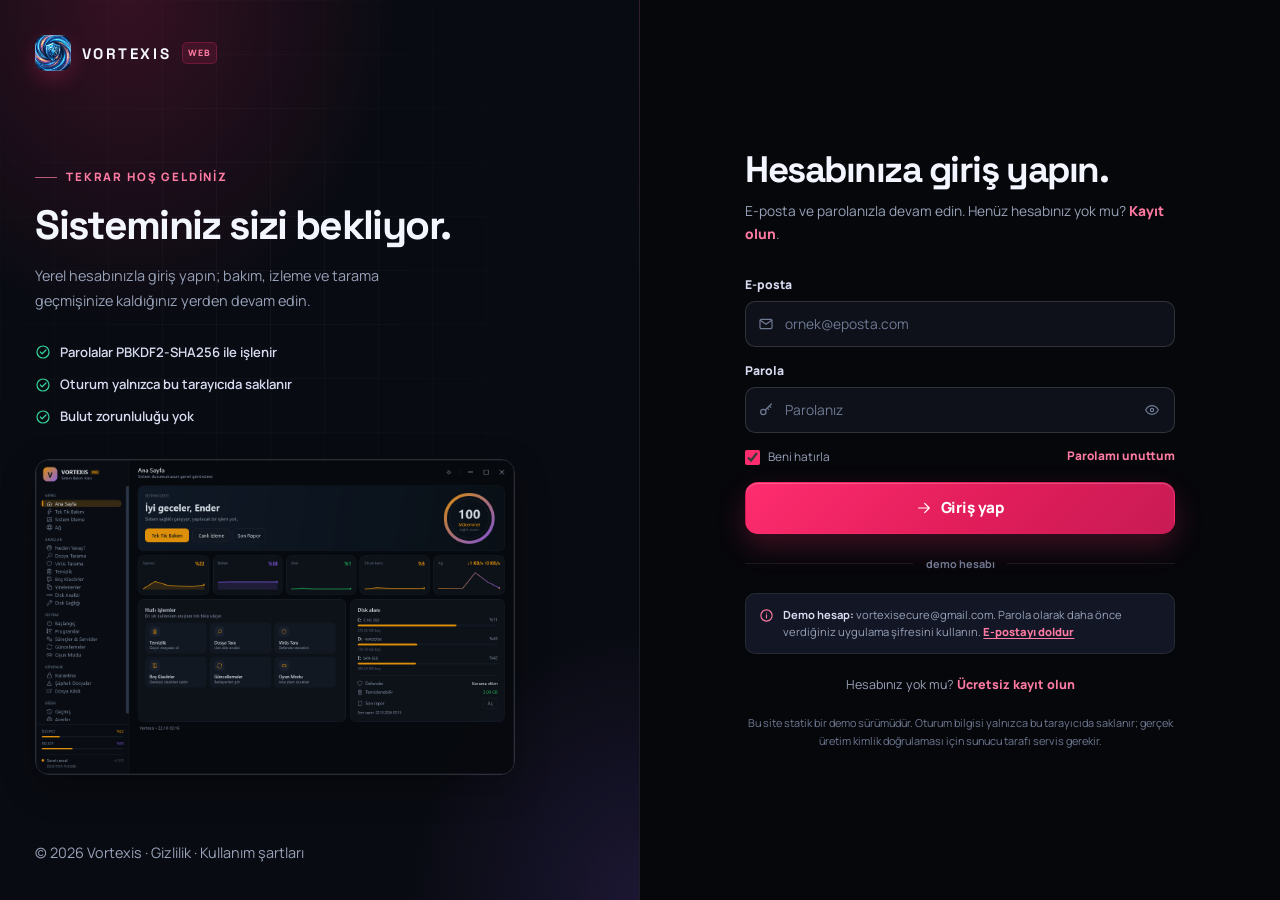
<file: account.html>
<!DOCTYPE html>
<html lang="tr" data-theme="dark">
<head>
  <meta charset="UTF-8">
  <meta name="viewport" content="width=device-width, initial-scale=1.0">
  <title>Hesabım — Vortexis</title>
  <meta name="description" content="Vortexis hesabınızı, profilinizi ve tarama geçmişinizi yönetin.">
  <meta name="robots" content="noindex">
  <meta name="theme-color" content="#06070b">
  <link rel="icon" href="assets/img/favicon.ico" sizes="any">
  <link rel="icon" type="image/png" href="assets/img/logo-256.png">
  <link rel="apple-touch-icon" href="assets/img/logo-256.png">
  <link rel="manifest" href="manifest.webmanifest">
  <link rel="preconnect" href="https://fonts.googleapis.com">
  <link rel="preconnect" href="https://fonts.gstatic.com" crossorigin>
  <link href="https://fonts.googleapis.com/css2?family=Manrope:wght@400;500;600;700;800&family=Space+Grotesk:wght@500;600;700&display=swap" rel="stylesheet">
  <link rel="stylesheet" href="assets/css/style.css">
  <script>
    (function () {
      try {
        var t = localStorage.getItem("vortexis.theme");
        document.documentElement.setAttribute("data-theme", t === "light" ? "light" : "dark");
        document.documentElement.classList.add("js");
      } catch (e) {}
    })();
  </script>
</head>
<body data-page="account" data-account-page>
  <a class="sr-only" href="#main">İçeriğe geç</a>

  <header class="site-header">
    <div class="container nav-shell">
      <a class="brand" href="index.html" aria-label="Vortexis ana sayfa">
        <img class="brand-mark" src="assets/img/logo-256.png" alt="" width="36" height="36">
        <span class="brand-word">VORTEXIS</span>
        <span class="brand-badge">WEB</span>
      </a>
      <nav class="nav-links" aria-label="Ana menü">
        <a class="nav-link" data-nav="home" href="index.html">Ana Sayfa</a>
        <a class="nav-link" data-nav="features" href="features.html">Özellikler</a>
        <a class="nav-link" data-nav="scanner" href="scanner.html">Threat Lab</a>
        <a class="nav-link" data-nav="download" href="download.html">İndir</a>
        <a class="nav-link" data-nav="pricing" href="pricing.html">Planlar</a>
        <a class="nav-link" data-nav="support" href="support.html">Destek</a>
      </nav>
      <div class="nav-actions">
        <button class="icon-btn" type="button" data-search-open aria-label="Sitede ara" title="Sitede ara (Ctrl+K)">
          <svg class="icon" aria-hidden="true"><use href="assets/icons.svg#search"></use></svg>
        </button>
        <button class="icon-btn" type="button" data-theme-toggle aria-label="Açık temaya geç" title="Açık tema">
          <svg class="icon" aria-hidden="true"><use href="assets/icons.svg#sun"></use></svg>
        </button>
        <a class="nav-user" data-auth="user" href="account.html">
          <span class="nav-avatar" data-auth-initials>V</span>
          <span data-auth-name>Hesabım</span>
        </a>
        <button class="icon-btn mobile-toggle" type="button" data-menu-toggle aria-label="Menüyü aç" aria-expanded="false" aria-controls="mobile-menu">
          <svg class="icon" aria-hidden="true"><use href="assets/icons.svg#menu"></use></svg>
        </button>
      </div>
    </div>
  </header>

  <div class="mobile-menu" id="mobile-menu">
    <div class="mobile-menu-inner">
      <nav aria-label="Mobil menü">
        <a class="mobile-link" data-nav="home" href="index.html">Ana Sayfa <svg class="icon"><use href="assets/icons.svg#chevron-right"></use></svg></a>
        <a class="mobile-link" data-nav="features" href="features.html">Özellikler <svg class="icon"><use href="assets/icons.svg#chevron-right"></use></svg></a>
        <a class="mobile-link" data-nav="scanner" href="scanner.html">Threat Lab <svg class="icon"><use href="assets/icons.svg#chevron-right"></use></svg></a>
        <a class="mobile-link" data-nav="download" href="download.html">İndir <svg class="icon"><use href="assets/icons.svg#chevron-right"></use></svg></a>
        <a class="mobile-link" data-nav="pricing" href="pricing.html">Planlar <svg class="icon"><use href="assets/icons.svg#chevron-right"></use></svg></a>
        <a class="mobile-link" data-nav="support" href="support.html">Destek <svg class="icon"><use href="assets/icons.svg#chevron-right"></use></svg></a>
        <a class="mobile-link" href="account.html">Hesabım <svg class="icon"><use href="assets/icons.svg#chevron-right"></use></svg></a>
      </nav>
      <div class="mobile-actions">
        <a class="btn btn--primary" href="download.html">Ücretsiz indir</a>
        <button class="btn btn--ghost" type="button" data-logout>Çıkış yap</button>
      </div>
    </div>
  </div>

  <main id="main" class="account-page">
    <div class="container">
      <div class="account-layout">
        <aside class="account-sidebar">
          <div class="profile-card">
            <span class="profile-avatar" data-account-initials>V</span>
            <div class="profile-name" data-account-name>Vortexis Demo</div>
            <div class="profile-email">
              <span data-account-email>vortexisecure@gmail.com</span>
              <button class="btn btn--xs btn--ghost" type="button" data-copy-email aria-label="E-postayı kopyala" title="E-postayı kopyala" style="margin-left:.25rem;vertical-align:middle"><svg class="icon"><use href="assets/icons.svg#copy"></use></svg></button>
            </div>
            <div class="profile-plan">
              <span class="badge badge--accent"><svg class="icon"><use href="assets/icons.svg#layers"></use></svg><span data-account-plan>Desktop</span></span>
              <span class="badge badge--green" data-account-demo hidden>Demo</span>
            </div>
            <div class="profile-stats">
              <div><strong data-stat-scans>0</strong><span>Tarama</span></div>
              <div><strong data-stat-clean>0</strong><span>Temiz</span></div>
              <div><strong data-stat-threats>0</strong><span>Riskli</span></div>
            </div>
          </div>

          <nav class="account-nav" aria-label="Hesap menüsü">
            <a href="#overview" class="is-active"><svg class="icon"><use href="assets/icons.svg#activity"></use></svg> Genel bakış</a>
            <a href="#profile"><svg class="icon"><use href="assets/icons.svg#user"></use></svg> Profil</a>
            <a href="#security"><svg class="icon"><use href="assets/icons.svg#key"></use></svg> Güvenlik</a>
            <a href="#scans"><svg class="icon"><use href="assets/icons.svg#scan"></use></svg> Tarama geçmişi</a>
            <a href="#plan"><svg class="icon"><use href="assets/icons.svg#layers"></use></svg> Plan</a>
            <a href="#danger"><svg class="icon"><use href="assets/icons.svg#alert-triangle"></use></svg> Hesabı sil</a>
            <button type="button" data-logout><svg class="icon"><use href="assets/icons.svg#log-out"></use></svg> Çıkış yap</button>
          </nav>
        </aside>

        <div class="account-main">
          <section class="account-panel" id="overview">
            <div class="panel-head">
              <div>
                <h2>Genel bakış</h2>
                <p>Hesabınızın kısa özeti ve son etkinlik.</p>
              </div>
              <span class="badge badge--green"><svg class="icon"><use href="assets/icons.svg#shield-check"></use></svg> Yerel oturum</span>
            </div>
            <div class="account-stats">
              <div class="stat-card"><span>Toplam tarama</span><strong data-stat-scans>0</strong></div>
              <div class="stat-card"><span>Temiz sonuç</span><strong data-stat-clean>0</strong></div>
              <div class="stat-card"><span>Riskli / şüpheli</span><strong data-stat-threats>0</strong></div>
            </div>
            <div class="meta-grid" style="margin-top:1rem">
              <div class="meta-item"><span class="meta-label">Üyelik başlangıcı</span><span class="meta-value" data-account-since>—</span></div>
              <div class="meta-item"><span class="meta-label">Hesap kimliği</span><span class="meta-value meta-value--mono" data-account-id>—</span></div>
              <div class="meta-item"><span class="meta-label">Plan</span><span class="meta-value" data-account-plan>Desktop</span></div>
            </div>
          </section>

          <section class="account-panel" id="profile">
            <div class="panel-head">
              <div>
                <h2>Profil</h2>
                <p>Görünen adınızı güncelleyin. E-posta adresi bu demo sürümünde değiştirilemez.</p>
              </div>
            </div>
            <form data-profile-form>
              <div class="auth-error" data-auth-error hidden></div>
              <div class="field">
                <label for="profile-name">Ad soyad</label>
                <div class="input-wrap">
                  <svg class="icon"><use href="assets/icons.svg#user"></use></svg>
                  <input class="input" id="profile-name" name="name" type="text" autocomplete="name" required>
                </div>
              </div>
              <div class="field">
                <label for="profile-email">E-posta</label>
                <div class="input-wrap">
                  <svg class="icon"><use href="assets/icons.svg#mail"></use></svg>
                  <input class="input" id="profile-email" type="email" data-profile-email disabled>
                </div>
              </div>
              <button class="btn btn--primary" type="submit"><svg class="icon"><use href="assets/icons.svg#check"></use></svg> Profili kaydet</button>
            </form>
          </section>

          <section class="account-panel" id="security">
            <div class="panel-head">
              <div>
                <h2>Güvenlik</h2>
                <p>Parolanızı değiştirin. Yeni parola en az 8 karakter olmalı.</p>
              </div>
              <span class="badge"><svg class="icon"><use href="assets/icons.svg#lock"></use></svg> PBKDF2</span>
            </div>
            <form data-password-form>
              <div class="auth-error" data-auth-error hidden></div>
              <div class="field">
                <label for="current-password">Mevcut parola</label>
                <div class="input-wrap">
                  <svg class="icon"><use href="assets/icons.svg#key"></use></svg>
                  <input class="input has-toggle" id="current-password" name="current" type="password" autocomplete="current-password" required>
                  <button class="password-toggle" type="button" data-password-toggle data-target="#current-password" aria-label="Parolayı göster"><svg class="icon"><use href="assets/icons.svg#eye"></use></svg></button>
                </div>
              </div>
              <div class="field">
                <label for="new-password">Yeni parola</label>
                <div class="input-wrap">
                  <svg class="icon"><use href="assets/icons.svg#lock"></use></svg>
                  <input class="input has-toggle" id="new-password" name="new" type="password" autocomplete="new-password" required>
                  <button class="password-toggle" type="button" data-password-toggle data-target="#new-password" aria-label="Parolayı göster"><svg class="icon"><use href="assets/icons.svg#eye"></use></svg></button>
                </div>
              </div>
              <div class="field">
                <label for="confirm-password">Yeni parola (tekrar)</label>
                <div class="input-wrap">
                  <svg class="icon"><use href="assets/icons.svg#lock"></use></svg>
                  <input class="input has-toggle" id="confirm-password" name="confirm" type="password" autocomplete="new-password" required>
                  <button class="password-toggle" type="button" data-password-toggle data-target="#confirm-password" aria-label="Parolayı göster"><svg class="icon"><use href="assets/icons.svg#eye"></use></svg></button>
                </div>
              </div>
              <button class="btn btn--primary" type="submit"><svg class="icon"><use href="assets/icons.svg#check"></use></svg> Parolayı güncelle</button>
            </form>
          </section>

          <section class="account-panel" id="scans">
            <div class="panel-head">
              <div>
                <h2>Tarama geçmişi</h2>
                <p>Threat Lab'da yaptığınız son taramalar. Veriler yalnızca bu tarayıcıda saklanır.</p>
              </div>
              <button class="btn btn--sm btn--ghost" type="button" data-clear-scans><svg class="icon"><use href="assets/icons.svg#trash"></use></svg> Geçmişi temizle</button>
            </div>
            <div class="scan-history">
              <table>
                <thead><tr><th>Girdi</th><th>Sonuç</th><th>Tespit</th><th>Tarih</th></tr></thead>
                <tbody data-account-scans></tbody>
              </table>
              <div class="account-empty" data-account-scans-empty>
                <svg class="icon"><use href="assets/icons.svg#scan"></use></svg>
                Henüz tarama yok. <a href="scanner.html" style="color:var(--accent-2)">Threat Lab'ı açın</a> ve ilk taramanızı başlatın.
              </div>
            </div>
          </section>

          <section class="account-panel" id="plan">
            <div class="panel-head">
              <div>
                <h2>Plan</h2>
                <p>Mevcut planınız ve erken erişim fırsatları.</p>
              </div>
              <span class="badge badge--accent" data-account-plan>Desktop</span>
            </div>
            <div class="notice">
              <svg class="icon"><use href="assets/icons.svg#info"></use></svg>
              <span>Desktop planı şu an ücretsizdir. Pro ve Kurumsal planlar geliştirme aşamasında. <a href="pricing.html" style="color:var(--accent-2)">Planları karşılaştırın</a>.</span>
            </div>
          </section>

          <section class="account-panel danger-zone" id="danger">
            <h3>Hesabı sil</h3>
            <p>Hesabınızı ve bu tarayıcıdaki oturumunuzu kalıcı olarak silin. Tarama geçmişi de silinir. Bu işlem geri alınamaz.</p>
            <button class="btn btn--danger" type="button" data-delete-account><svg class="icon"><use href="assets/icons.svg#trash"></use></svg> Hesabımı sil</button>
            <p class="auth-note" data-account-demo hidden style="text-align:left;margin-top:.7rem">Demo hesabı silinemez. Kendi hesabınızı oluşturarak devam edebilirsiniz.</p>
          </section>
        </div>
      </div>
    </div>
  </main>

  <footer class="site-footer">
    <div class="container">
      <div class="footer-grid">
        <div class="footer-brand">
          <a class="brand" href="index.html" aria-label="Vortexis ana sayfa">
            <img class="brand-mark" src="assets/img/logo-256.png" alt="" width="36" height="36">
            <span class="brand-word">VORTEXIS</span>
          </a>
          <p>Windows için sade, yerel ve gizlilik odaklı sistem bakımı. Bakım, izleme, hız ve güvenlik tek panelde.</p>
          <div class="newsletter">
            <p>Ürün güncellemeleri ve güvenlik notları için abone olun.</p>
            <form class="newsletter-row" data-newsletter>
              <input type="email" name="email" placeholder="E-posta adresiniz" aria-label="E-posta adresiniz" required>
              <button class="btn btn--primary" type="submit">Abone ol</button>
            </form>
          </div>
          <div class="footer-social">
            <a href="#" data-link="github" data-external aria-label="GitHub"><svg class="icon"><use href="assets/icons.svg#github"></use></svg></a>
            <a href="mailto:vortexisecure@gmail.com" aria-label="E-posta"><svg class="icon"><use href="assets/icons.svg#mail"></use></svg></a>
          </div>
        </div>
        <div class="footer-col">
          <h4>Ürün</h4>
          <a href="features.html">Özellikler</a>
          <a href="scanner.html">Threat Lab</a>
          <a href="download.html">İndir</a>
          <a href="pricing.html">Planlar</a>
        </div>
        <div class="footer-col">
          <h4>Kaynaklar</h4>
          <a href="support.html">Destek</a>
          <a href="support.html#faq">SSS</a>
          <a href="download.html#release-notes">Sürüm notları</a>
          <a href="#" data-link="github" data-external>GitHub</a>
        </div>
        <div class="footer-col">
          <h4>Yasal</h4>
          <a href="privacy.html">Gizlilik</a>
          <a href="terms.html">Kullanım şartları</a>
          <a href="support.html#contact">İletişim</a>
          <a href="scanner.html#disclaimer">Tarama uyarısı</a>
        </div>
      </div>
      <div class="footer-bottom">
        <span>© <span data-year>2026</span> Vortexis. Tüm hakları saklıdır.</span>
        <div class="footer-legal">
          <a href="privacy.html">Gizlilik</a>
          <a href="terms.html">Kullanım şartları</a>
          <a href="support.html">Destek</a>
        </div>
      </div>
    </div>
  </footer>

  <script src="assets/js/config.js"></script>
  <script src="assets/js/auth.js"></script>
  <script src="assets/js/app.js"></script>
</body>
</html>
</file>
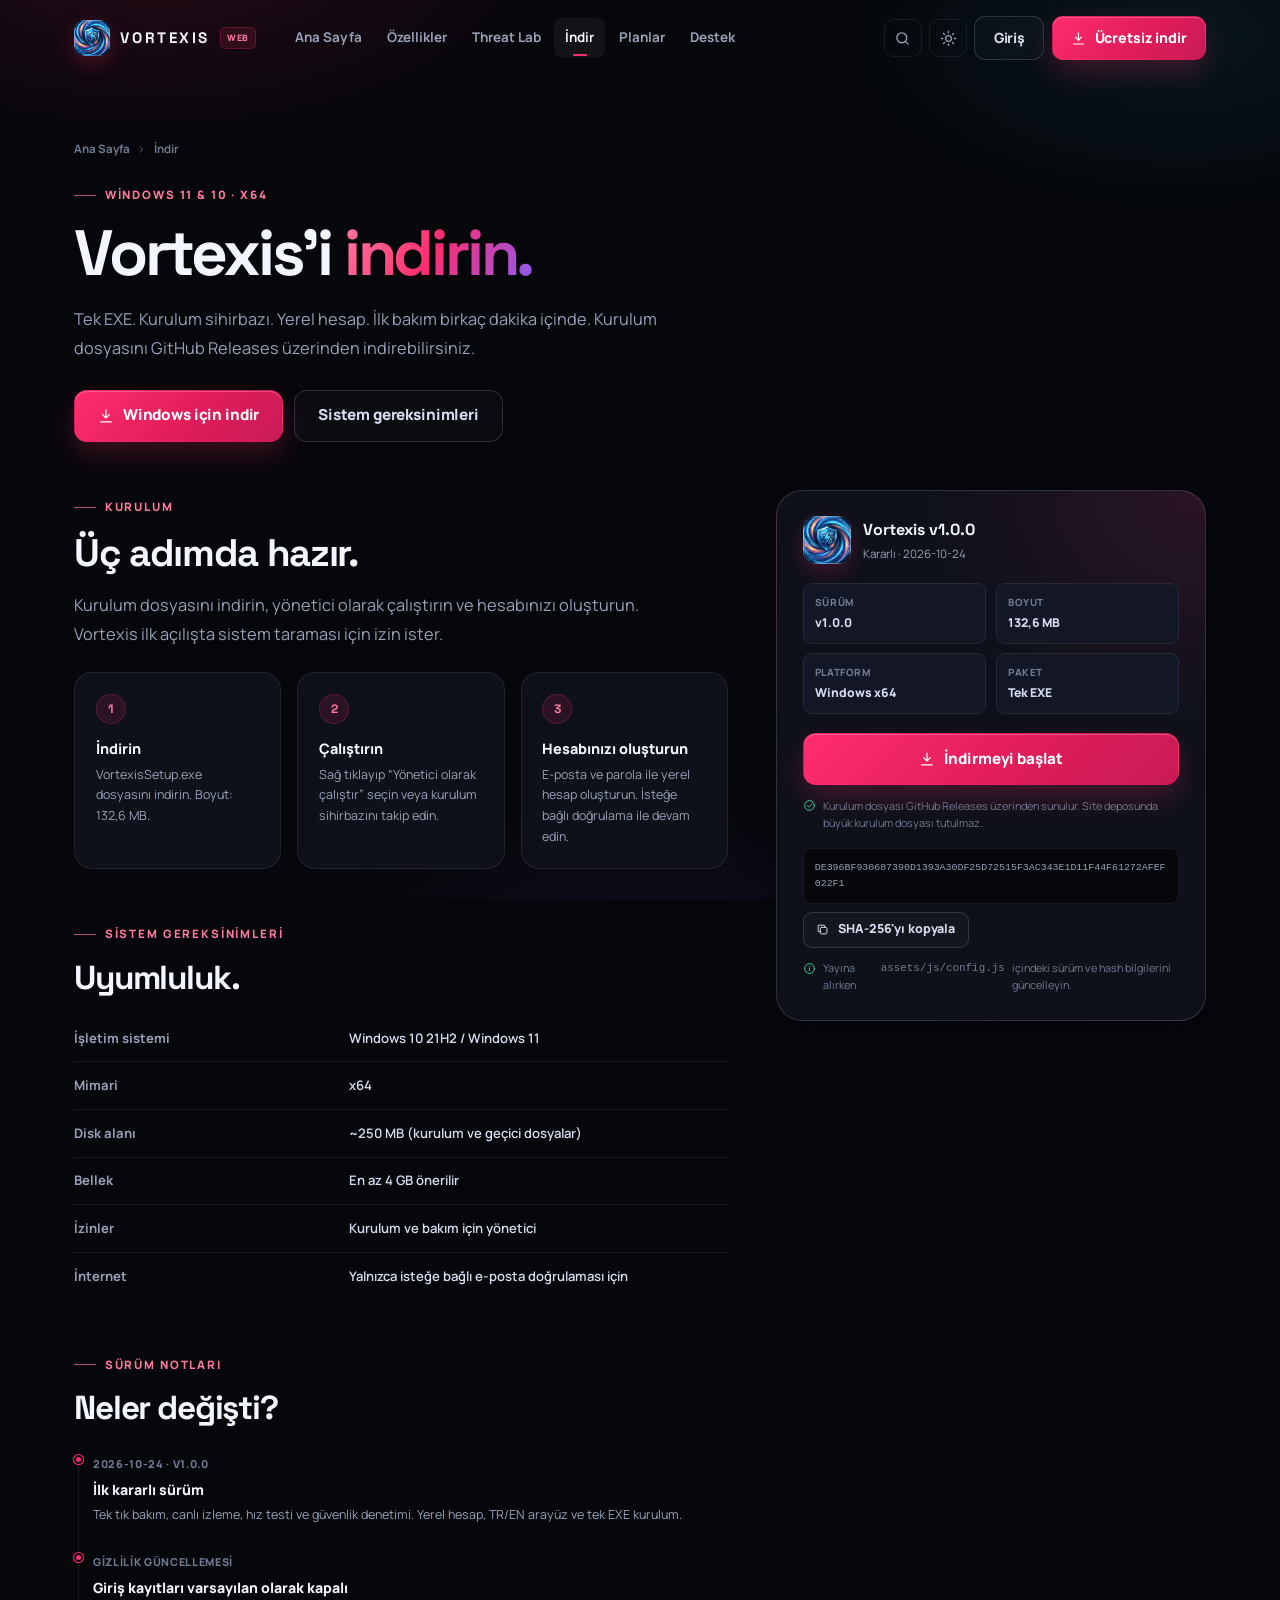
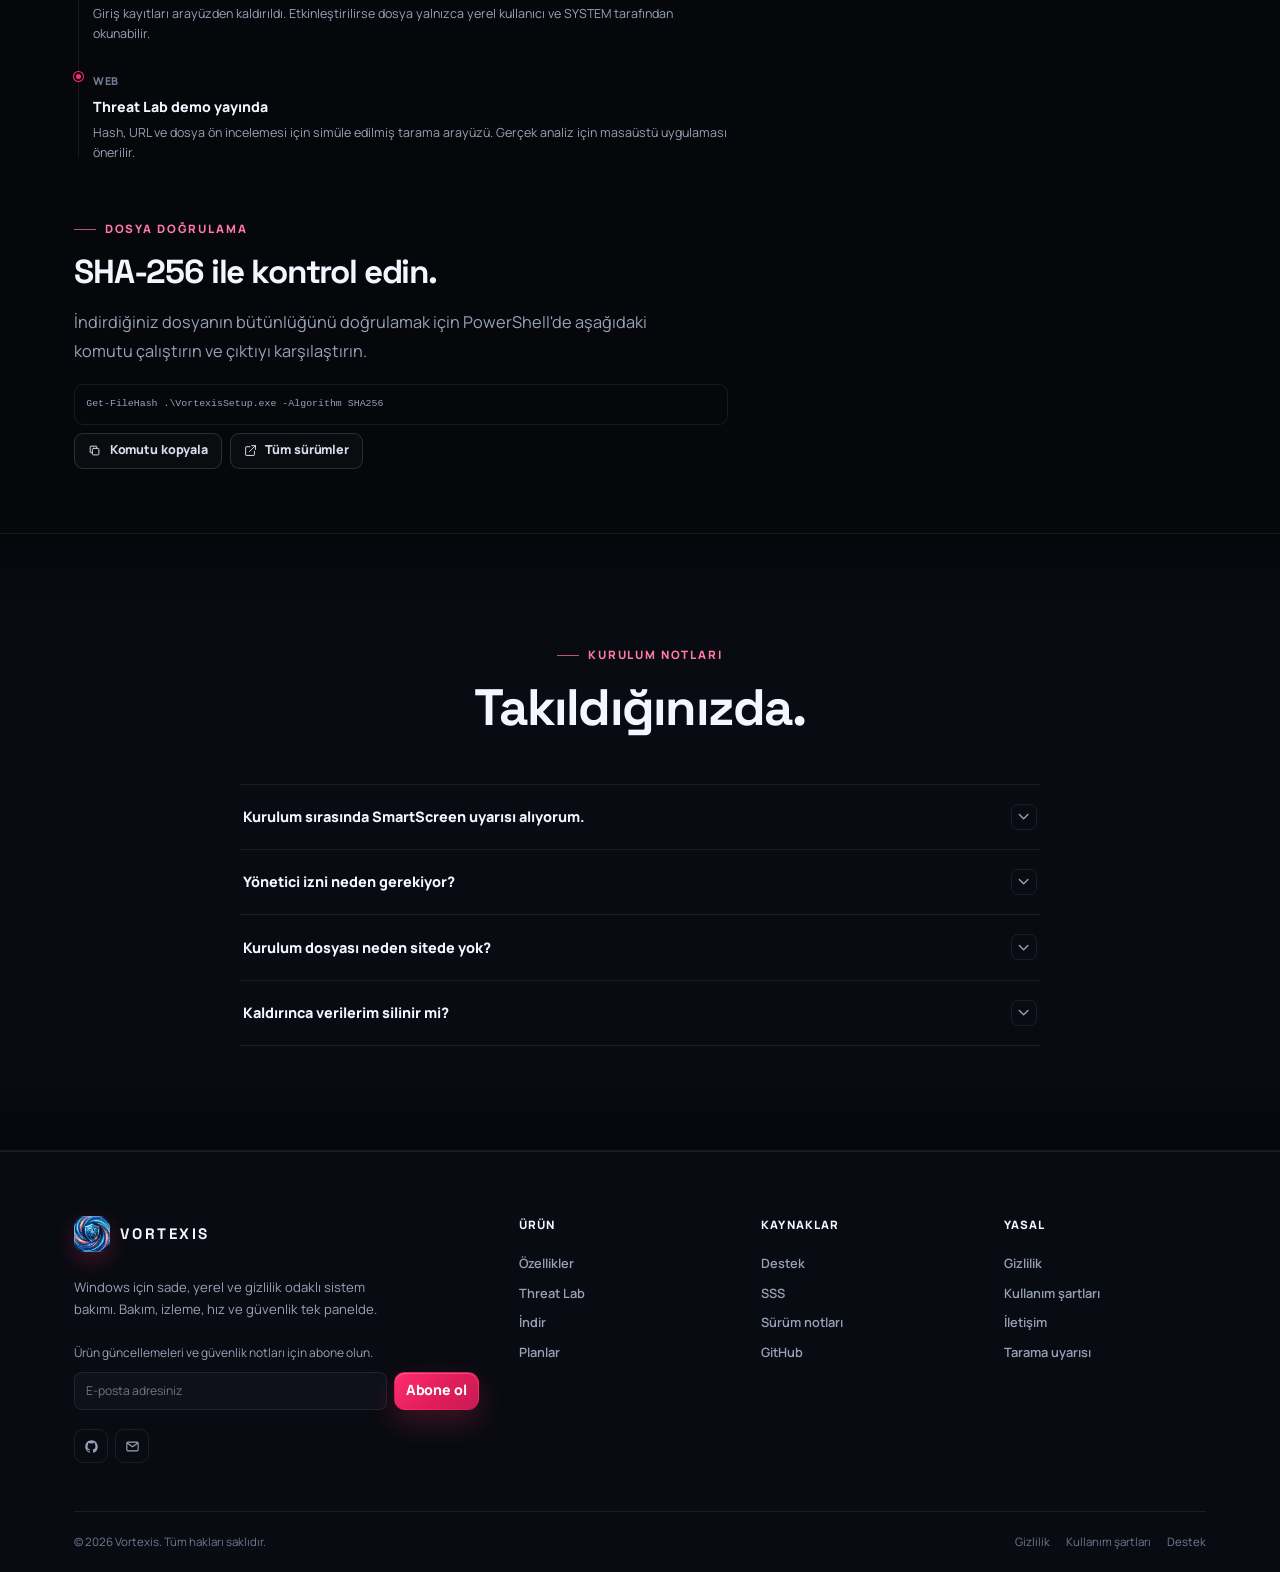
<file: download.html>
<!DOCTYPE html>
<html lang="tr" data-theme="dark">
<head>
  <meta charset="UTF-8">
  <meta name="viewport" content="width=device-width, initial-scale=1.0">
  <title>İndir — Vortexis</title>
  <meta name="description" content="Vortexis'i Windows 11 veya 10'a indirin. Sürüm notları, sistem gereksinimleri ve SHA-256 doğrulama.">
  <link rel="canonical" href="https://vortexisecure.github.io/Vortexisecure/download.html">
  <meta name="theme-color" content="#06070b">
  <link rel="icon" href="assets/img/favicon.ico" sizes="any">
  <link rel="icon" type="image/png" href="assets/img/logo-256.png">
  <link rel="apple-touch-icon" href="assets/img/logo-256.png">
  <link rel="manifest" href="manifest.webmanifest">
  <link rel="preconnect" href="https://fonts.googleapis.com">
  <link rel="preconnect" href="https://fonts.gstatic.com" crossorigin>
  <link href="https://fonts.googleapis.com/css2?family=Manrope:wght@400;500;600;700;800&family=Space+Grotesk:wght@500;600;700&display=swap" rel="stylesheet">
  <link rel="stylesheet" href="assets/css/style.css">
  <script>
    (function () {
      try {
        var t = localStorage.getItem("vortexis.theme");
        document.documentElement.setAttribute("data-theme", t === "light" ? "light" : "dark");
        document.documentElement.classList.add("js");
      } catch (e) {}
    })();
  </script>
</head>
<body data-page="download">
  <a class="sr-only" href="#main">İçeriğe geç</a>

  <header class="site-header">
    <div class="container nav-shell">
      <a class="brand" href="index.html" aria-label="Vortexis ana sayfa">
        <img class="brand-mark" src="assets/img/logo-256.png" alt="" width="36" height="36">
        <span class="brand-word">VORTEXIS</span>
        <span class="brand-badge">WEB</span>
      </a>
      <nav class="nav-links" aria-label="Ana menü">
        <a class="nav-link" data-nav="home" href="index.html">Ana Sayfa</a>
        <a class="nav-link" data-nav="features" href="features.html">Özellikler</a>
        <a class="nav-link" data-nav="scanner" href="scanner.html">Threat Lab</a>
        <a class="nav-link" data-nav="download" href="download.html">İndir</a>
        <a class="nav-link" data-nav="pricing" href="pricing.html">Planlar</a>
        <a class="nav-link" data-nav="support" href="support.html">Destek</a>
      </nav>
      <div class="nav-actions">
        <button class="icon-btn" type="button" data-search-open aria-label="Sitede ara" title="Sitede ara (Ctrl+K)">
          <svg class="icon" aria-hidden="true"><use href="assets/icons.svg#search"></use></svg>
        </button>
        <button class="icon-btn" type="button" data-theme-toggle aria-label="Açık temaya geç" title="Açık tema">
          <svg class="icon" aria-hidden="true"><use href="assets/icons.svg#sun"></use></svg>
        </button>
        <a class="btn btn--ghost nav-login" data-auth="guest" href="login.html">Giriş</a>
        <a class="btn btn--primary" data-auth="guest" href="download.html"><svg class="icon"><use href="assets/icons.svg#download"></use></svg> Ücretsiz indir</a>
        <a class="nav-user" data-auth="user" href="account.html" hidden>
          <span class="nav-avatar" data-auth-initials>V</span>
          <span data-auth-name>Hesabım</span>
        </a>
        <button class="icon-btn mobile-toggle" type="button" data-menu-toggle aria-label="Menüyü aç" aria-expanded="false" aria-controls="mobile-menu">
          <svg class="icon" aria-hidden="true"><use href="assets/icons.svg#menu"></use></svg>
        </button>
      </div>
    </div>
  </header>

  <div class="mobile-menu" id="mobile-menu">
    <div class="mobile-menu-inner">
      <nav aria-label="Mobil menü">
        <a class="mobile-link" data-nav="home" href="index.html">Ana Sayfa <svg class="icon"><use href="assets/icons.svg#chevron-right"></use></svg></a>
        <a class="mobile-link" data-nav="features" href="features.html">Özellikler <svg class="icon"><use href="assets/icons.svg#chevron-right"></use></svg></a>
        <a class="mobile-link" data-nav="scanner" href="scanner.html">Threat Lab <svg class="icon"><use href="assets/icons.svg#chevron-right"></use></svg></a>
        <a class="mobile-link" data-nav="download" href="download.html">İndir <svg class="icon"><use href="assets/icons.svg#chevron-right"></use></svg></a>
        <a class="mobile-link" data-nav="pricing" href="pricing.html">Planlar <svg class="icon"><use href="assets/icons.svg#chevron-right"></use></svg></a>
        <a class="mobile-link" data-nav="support" href="support.html">Destek <svg class="icon"><use href="assets/icons.svg#chevron-right"></use></svg></a>
      </nav>
      <div class="mobile-actions">
        <a class="btn btn--ghost" data-auth="guest" href="login.html">Giriş yap</a>
        <a class="btn btn--ghost" data-auth="guest" href="register.html">Kayıt ol</a>
        <a class="btn btn--primary" href="download.html">Ücretsiz indir</a>
        <a class="btn btn--ghost" data-auth="user" href="account.html" hidden>Hesabım</a>
        <button class="btn btn--ghost" type="button" data-auth="user" data-logout hidden>Çıkış yap</button>
      </div>
    </div>
  </div>

  <main id="main">
    <section class="download-hero">
      <div class="container">
        <div class="breadcrumb"><a href="index.html">Ana Sayfa</a><svg class="icon"><use href="assets/icons.svg#chevron-right"></use></svg><span>İndir</span></div>
        <div class="page-hero-inner reveal">
          <span class="section-kicker">Windows 11 &amp; 10 · x64</span>
          <h1 class="page-hero-title">Vortexis'i <span class="text-gradient">indirin.</span></h1>
          <p class="page-hero-lead">Tek EXE. Kurulum sihirbazı. Yerel hesap. İlk bakım birkaç dakika içinde. Kurulum dosyasını GitHub Releases üzerinden indirebilirsiniz.</p>
          <div class="page-hero-actions">
            <a class="btn btn--primary btn--lg" href="#" data-link="download"><svg class="icon"><use href="assets/icons.svg#download"></use></svg> Windows için indir</a>
            <a class="btn btn--ghost btn--lg" href="download.html#requirements">Sistem gereksinimleri</a>
          </div>
        </div>

        <div class="download-layout" style="margin-top:3rem">
          <div class="reveal">
            <div class="section-head" style="margin-bottom:1.5rem">
              <span class="section-kicker">Kurulum</span>
              <h2 class="section-title" style="font-size:clamp(1.7rem,3vw,2.5rem)">Üç adımda hazır.</h2>
              <p class="section-desc">Kurulum dosyasını indirin, yönetici olarak çalıştırın ve hesabınızı oluşturun. Vortexis ilk açılışta sistem taraması için izin ister.</p>
            </div>
            <div class="steps" style="margin-top:0">
              <div class="step">
                <span class="step-num">1</span>
                <h3>İndirin</h3>
                <p><span data-release-file>VortexisSetup.exe</span> dosyasını indirin. Boyut: <span data-release-size>132,6 MB</span>.</p>
              </div>
              <div class="step">
                <span class="step-num">2</span>
                <h3>Çalıştırın</h3>
                <p>Sağ tıklayıp “Yönetici olarak çalıştır” seçin veya kurulum sihirbazını takip edin.</p>
              </div>
              <div class="step">
                <span class="step-num">3</span>
                <h3>Hesabınızı oluşturun</h3>
                <p>E-posta ve parola ile yerel hesap oluşturun. İsteğe bağlı doğrulama ile devam edin.</p>
              </div>
            </div>

            <div id="requirements" style="margin-top:3rem">
              <div class="section-head" style="margin-bottom:1.2rem">
                <span class="section-kicker">Sistem gereksinimleri</span>
                <h2 class="section-title" style="font-size:clamp(1.5rem,2.6vw,2.1rem)">Uyumluluk.</h2>
              </div>
              <table class="requirements-table">
                <tr><th>İşletim sistemi</th><td><span data-release-os>Windows 10 21H2 / Windows 11</span></td></tr>
                <tr><th>Mimari</th><td><span data-release-arch>x64</span></td></tr>
                <tr><th>Disk alanı</th><td>~250 MB (kurulum ve geçici dosyalar)</td></tr>
                <tr><th>Bellek</th><td>En az 4 GB önerilir</td></tr>
                <tr><th>İzinler</th><td>Kurulum ve bakım için yönetici</td></tr>
                <tr><th>İnternet</th><td>Yalnızca isteğe bağlı e-posta doğrulaması için</td></tr>
              </table>
            </div>

            <div id="release-notes" style="margin-top:3rem">
              <div class="section-head" style="margin-bottom:1.5rem">
                <span class="section-kicker">Sürüm notları</span>
                <h2 class="section-title" style="font-size:clamp(1.5rem,2.6vw,2.1rem)">Neler değişti?</h2>
              </div>
              <div class="timeline">
                <div class="timeline-item">
                  <span class="timeline-dot"></span>
                  <span class="timeline-date"><span data-release-date>2026-10-24</span> · <span data-release-version>v1.0.0</span></span>
                  <h3>İlk kararlı sürüm</h3>
                  <p>Tek tık bakım, canlı izleme, hız testi ve güvenlik denetimi. Yerel hesap, TR/EN arayüz ve tek EXE kurulum.</p>
                </div>
                <div class="timeline-item">
                  <span class="timeline-dot"></span>
                  <span class="timeline-date">Gizlilik güncellemesi</span>
                  <h3>Giriş kayıtları varsayılan olarak kapalı</h3>
                  <p>Giriş kayıtları arayüzden kaldırıldı. Etkinleştirilirse dosya yalnızca yerel kullanıcı ve SYSTEM tarafından okunabilir.</p>
                </div>
                <div class="timeline-item">
                  <span class="timeline-dot"></span>
                  <span class="timeline-date">Web</span>
                  <h3>Threat Lab demo yayında</h3>
                  <p>Hash, URL ve dosya ön incelemesi için simüle edilmiş tarama arayüzü. Gerçek analiz için masaüstü uygulaması önerilir.</p>
                </div>
              </div>
            </div>

            <div style="margin-top:3rem">
              <div class="section-head" style="margin-bottom:1.2rem">
                <span class="section-kicker">Dosya doğrulama</span>
                <h2 class="section-title" style="font-size:clamp(1.5rem,2.6vw,2.1rem)">SHA-256 ile kontrol edin.</h2>
                <p class="section-desc">İndirdiğiniz dosyanın bütünlüğünü doğrulamak için PowerShell'de aşağıdaki komutu çalıştırın ve çıktıyı karşılaştırın.</p>
              </div>
              <div class="checksum">Get-FileHash .\VortexisSetup.exe -Algorithm SHA256</div>
              <div class="checksum-row">
                <button class="btn btn--sm btn--ghost" type="button" data-copy="Get-FileHash .\VortexisSetup.exe -Algorithm SHA256"><svg class="icon"><use href="assets/icons.svg#copy"></use></svg> Komutu kopyala</button>
                <a class="btn btn--sm btn--ghost" href="#" data-link="releases" data-external><svg class="icon"><use href="assets/icons.svg#external-link"></use></svg> Tüm sürümler</a>
              </div>
            </div>
          </div>

          <aside class="download-card reveal" style="--delay:80ms">
            <div class="download-card-head">
              <img class="download-logo" src="assets/img/logo-256.png" alt="Vortexis" width="48" height="48">
              <div>
                <strong>Vortexis <span data-release-version>v1.0.0</span></strong>
                <small><span data-release-channel>Kararlı</span> · <span data-release-date>2026-10-24</span></small>
              </div>
            </div>
            <div class="download-meta">
              <div><span>Sürüm</span><strong data-release-version>v1.0.0</strong></div>
              <div><span>Boyut</span><strong data-release-size>132,6 MB</strong></div>
              <div><span>Platform</span><strong>Windows x64</strong></div>
              <div><span>Paket</span><strong>Tek EXE</strong></div>
            </div>
            <a class="btn btn--primary btn--lg" href="#" data-link="download"><svg class="icon"><use href="assets/icons.svg#download"></use></svg> İndirmeyi başlat</a>
            <p class="download-note"><svg class="icon"><use href="assets/icons.svg#check-circle"></use></svg> Kurulum dosyası GitHub Releases üzerinden sunulur. Site deposunda büyük kurulum dosyası tutulmaz.</p>
            <div class="checksum" id="sha-value" data-release-sha>DE396BF930687390D1393A30DF25D72515F3AC343E1D11F44F61272AFEF022F1</div>
            <div class="checksum-row">
              <button class="btn btn--sm btn--ghost btn--block" type="button" data-copy-target="#sha-value"><svg class="icon"><use href="assets/icons.svg#copy"></use></svg> SHA-256'yı kopyala</button>
            </div>
            <p class="download-note"><svg class="icon"><use href="assets/icons.svg#info"></use></svg> Yayına alırken <code>assets/js/config.js</code> içindeki sürüm ve hash bilgilerini güncelleyin.</p>
          </aside>
        </div>
      </div>
    </section>

    <section class="section section--alt">
      <div class="container">
        <div class="section-head is-center reveal">
          <span class="section-kicker">Kurulum notları</span>
          <h2 class="section-title">Takıldığınızda.</h2>
        </div>
        <div class="faq-list reveal">
          <div class="faq-item">
            <button class="faq-question" type="button" data-accordion aria-expanded="false">Kurulum sırasında SmartScreen uyarısı alıyorum.<span class="faq-icon"><svg class="icon"><use href="assets/icons.svg#chevron-down"></use></svg></span></button>
            <div class="faq-answer" hidden>Yeni yayınlanan imzasız kurulum dosyalarında SmartScreen uyarısı görülebilir. Dosyanın SHA-256 özetini yukarıdaki değerle karşılaştırın; eşleşiyorsa “Daha fazla bilgi” &gt; “Yine de çalıştır” ile devam edebilirsiniz.</div>
          </div>
          <div class="faq-item">
            <button class="faq-question" type="button" data-accordion aria-expanded="false">Yönetici izni neden gerekiyor?<span class="faq-icon"><svg class="icon"><use href="assets/icons.svg#chevron-down"></use></svg></span></button>
            <div class="faq-answer" hidden>Bakım işlemleri sistem klasörlerine, hizmetlere ve kayıt defterine erişebilir. Vortexis yalnızca gerekli işlemler için yükseltilmiş izin ister.</div>
          </div>
          <div class="faq-item">
            <button class="faq-question" type="button" data-accordion aria-expanded="false">Kurulum dosyası neden sitede yok?<span class="faq-icon"><svg class="icon"><use href="assets/icons.svg#chevron-down"></use></svg></span></button>
            <div class="faq-answer" hidden>Kurulum dosyası büyük olduğu için GitHub deposuna eklenmez. GitHub Releases üzerinden yayınlanır; böylece sürüm geçmişi ve indirme sayıları da takip edilebilir.</div>
          </div>
          <div class="faq-item">
            <button class="faq-question" type="button" data-accordion aria-expanded="false">Kaldırınca verilerim silinir mi?<span class="faq-icon"><svg class="icon"><use href="assets/icons.svg#chevron-down"></use></svg></span></button>
            <div class="faq-answer" hidden>Kaldırma işlemi uygulama dosyalarını siler. Yerel hesap ve ayarlar kullanıcı profilinde kalabilir; tamamen temizlemek için ilgili uygulama verisi klasörünü de silin.</div>
          </div>
        </div>
      </div>
    </section>
  </main>

  <footer class="site-footer">
    <div class="container">
      <div class="footer-grid">
        <div class="footer-brand">
          <a class="brand" href="index.html" aria-label="Vortexis ana sayfa">
            <img class="brand-mark" src="assets/img/logo-256.png" alt="" width="36" height="36">
            <span class="brand-word">VORTEXIS</span>
          </a>
          <p>Windows için sade, yerel ve gizlilik odaklı sistem bakımı. Bakım, izleme, hız ve güvenlik tek panelde.</p>
          <div class="newsletter">
            <p>Ürün güncellemeleri ve güvenlik notları için abone olun.</p>
            <form class="newsletter-row" data-newsletter>
              <input type="email" name="email" placeholder="E-posta adresiniz" aria-label="E-posta adresiniz" required>
              <button class="btn btn--primary" type="submit">Abone ol</button>
            </form>
          </div>
          <div class="footer-social">
            <a href="#" data-link="github" data-external aria-label="GitHub"><svg class="icon"><use href="assets/icons.svg#github"></use></svg></a>
            <a href="mailto:vortexisecure@gmail.com" aria-label="E-posta"><svg class="icon"><use href="assets/icons.svg#mail"></use></svg></a>
          </div>
        </div>
        <div class="footer-col">
          <h4>Ürün</h4>
          <a href="features.html">Özellikler</a>
          <a href="scanner.html">Threat Lab</a>
          <a href="download.html">İndir</a>
          <a href="pricing.html">Planlar</a>
        </div>
        <div class="footer-col">
          <h4>Kaynaklar</h4>
          <a href="support.html">Destek</a>
          <a href="support.html#faq">SSS</a>
          <a href="download.html#release-notes">Sürüm notları</a>
          <a href="#" data-link="github" data-external>GitHub</a>
        </div>
        <div class="footer-col">
          <h4>Yasal</h4>
          <a href="privacy.html">Gizlilik</a>
          <a href="terms.html">Kullanım şartları</a>
          <a href="support.html#contact">İletişim</a>
          <a href="scanner.html#disclaimer">Tarama uyarısı</a>
        </div>
      </div>
      <div class="footer-bottom">
        <span>© <span data-year>2026</span> Vortexis. Tüm hakları saklıdır.</span>
        <div class="footer-legal">
          <a href="privacy.html">Gizlilik</a>
          <a href="terms.html">Kullanım şartları</a>
          <a href="support.html">Destek</a>
        </div>
      </div>
    </div>
  </footer>

  <script src="assets/js/config.js"></script>
  <script src="assets/js/auth.js"></script>
  <script src="assets/js/app.js"></script>
</body>
</html>
</file>
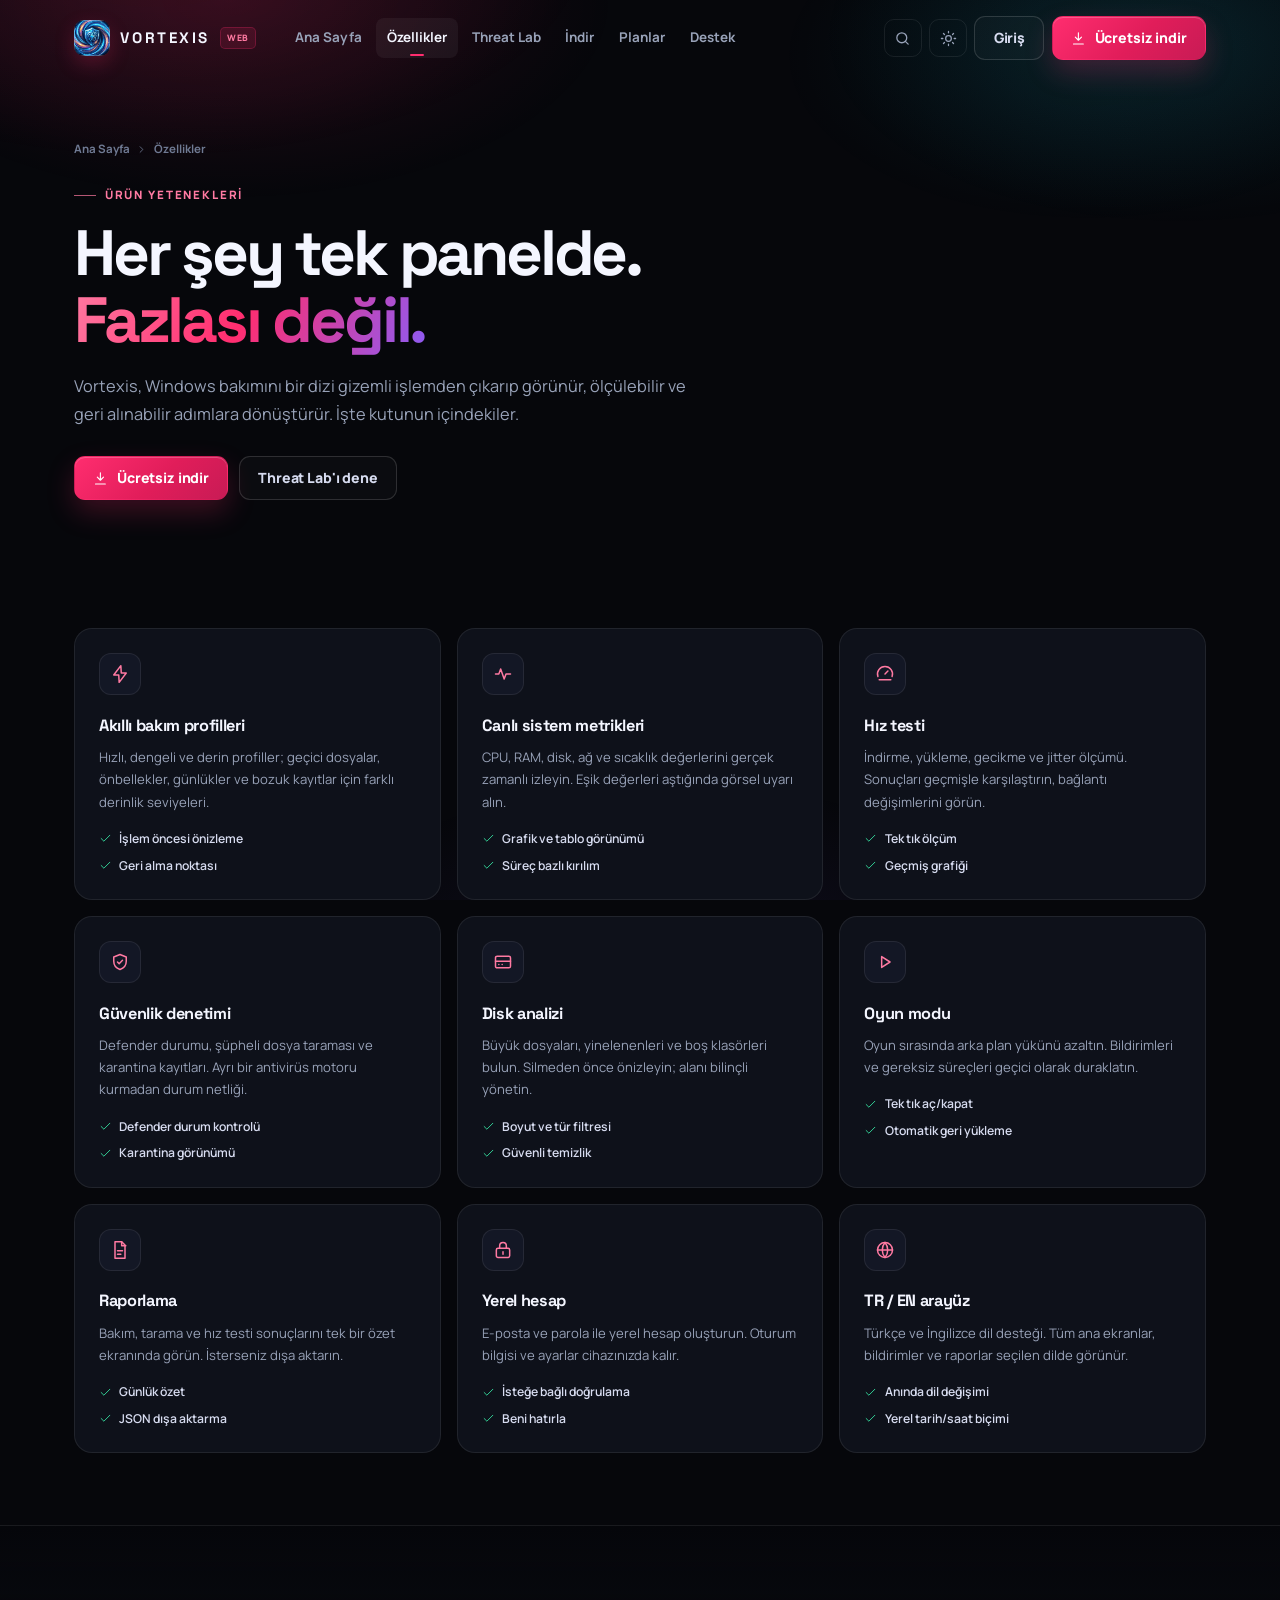
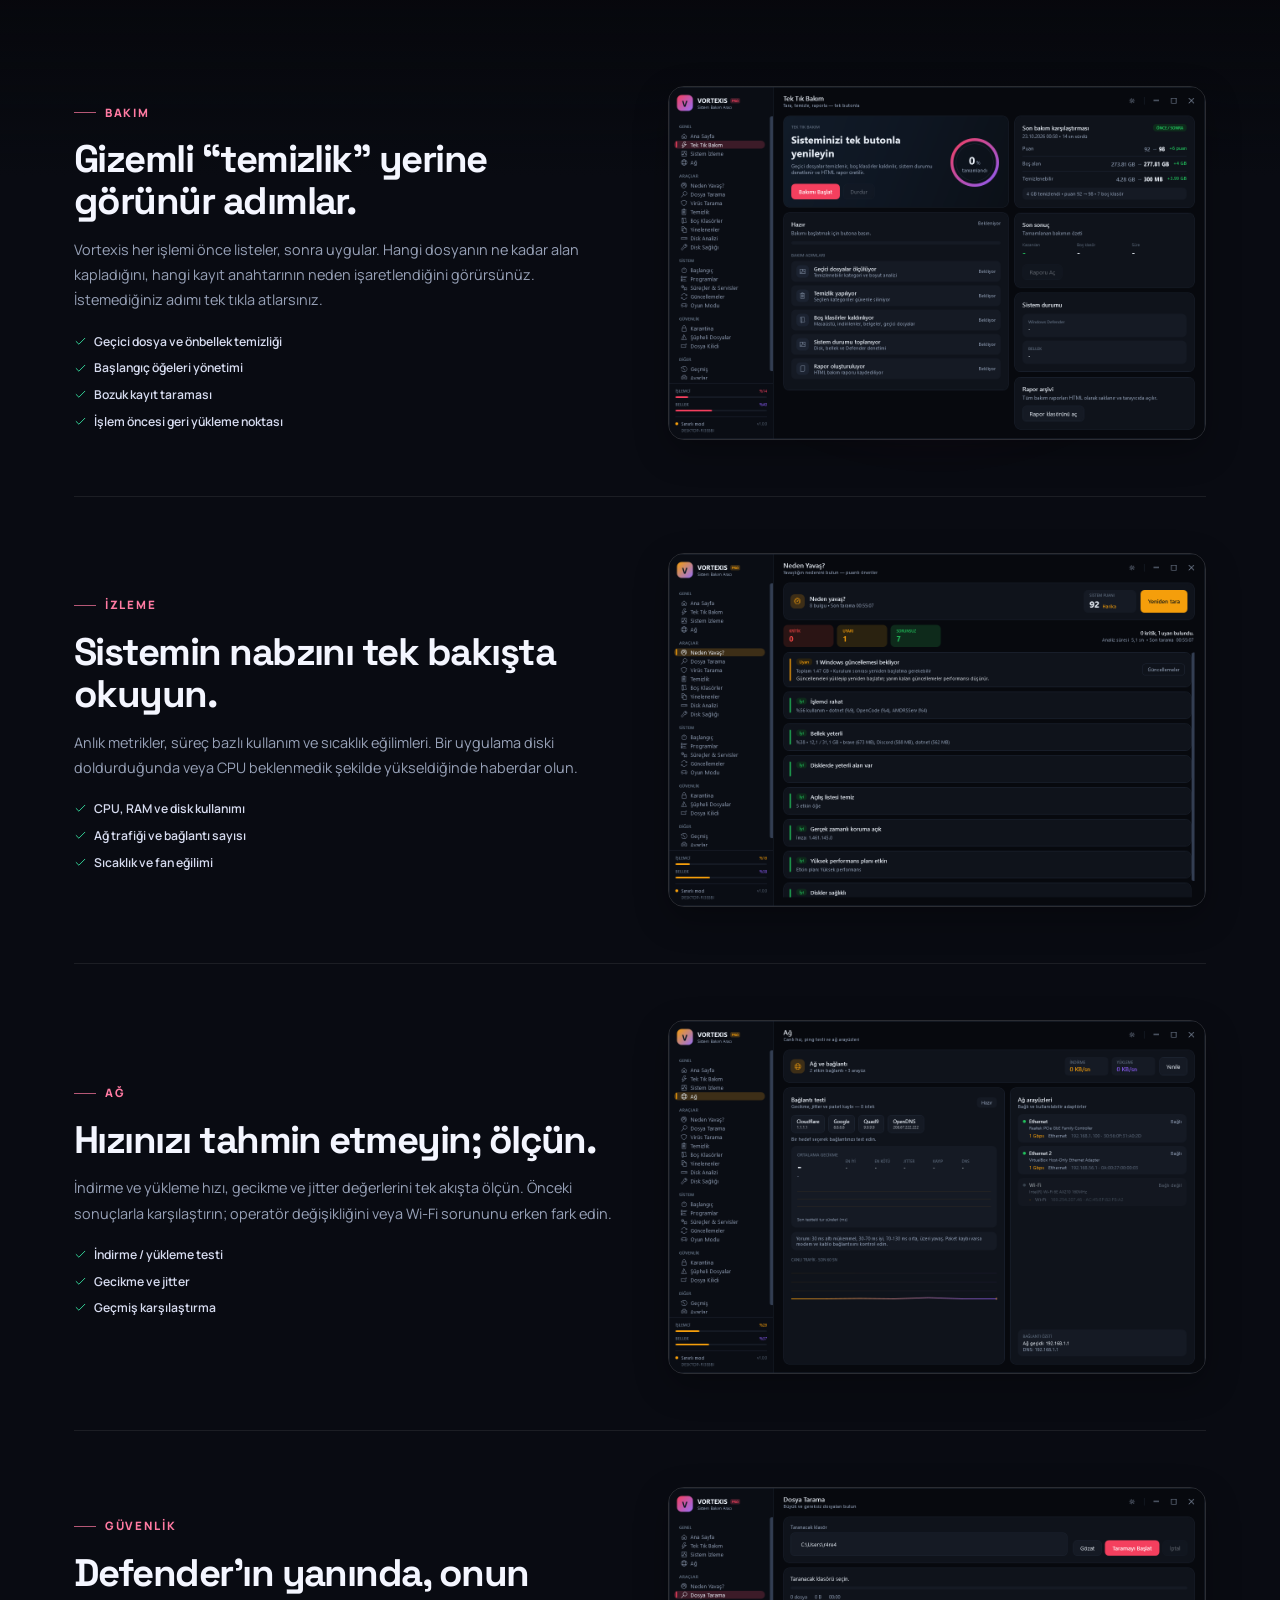
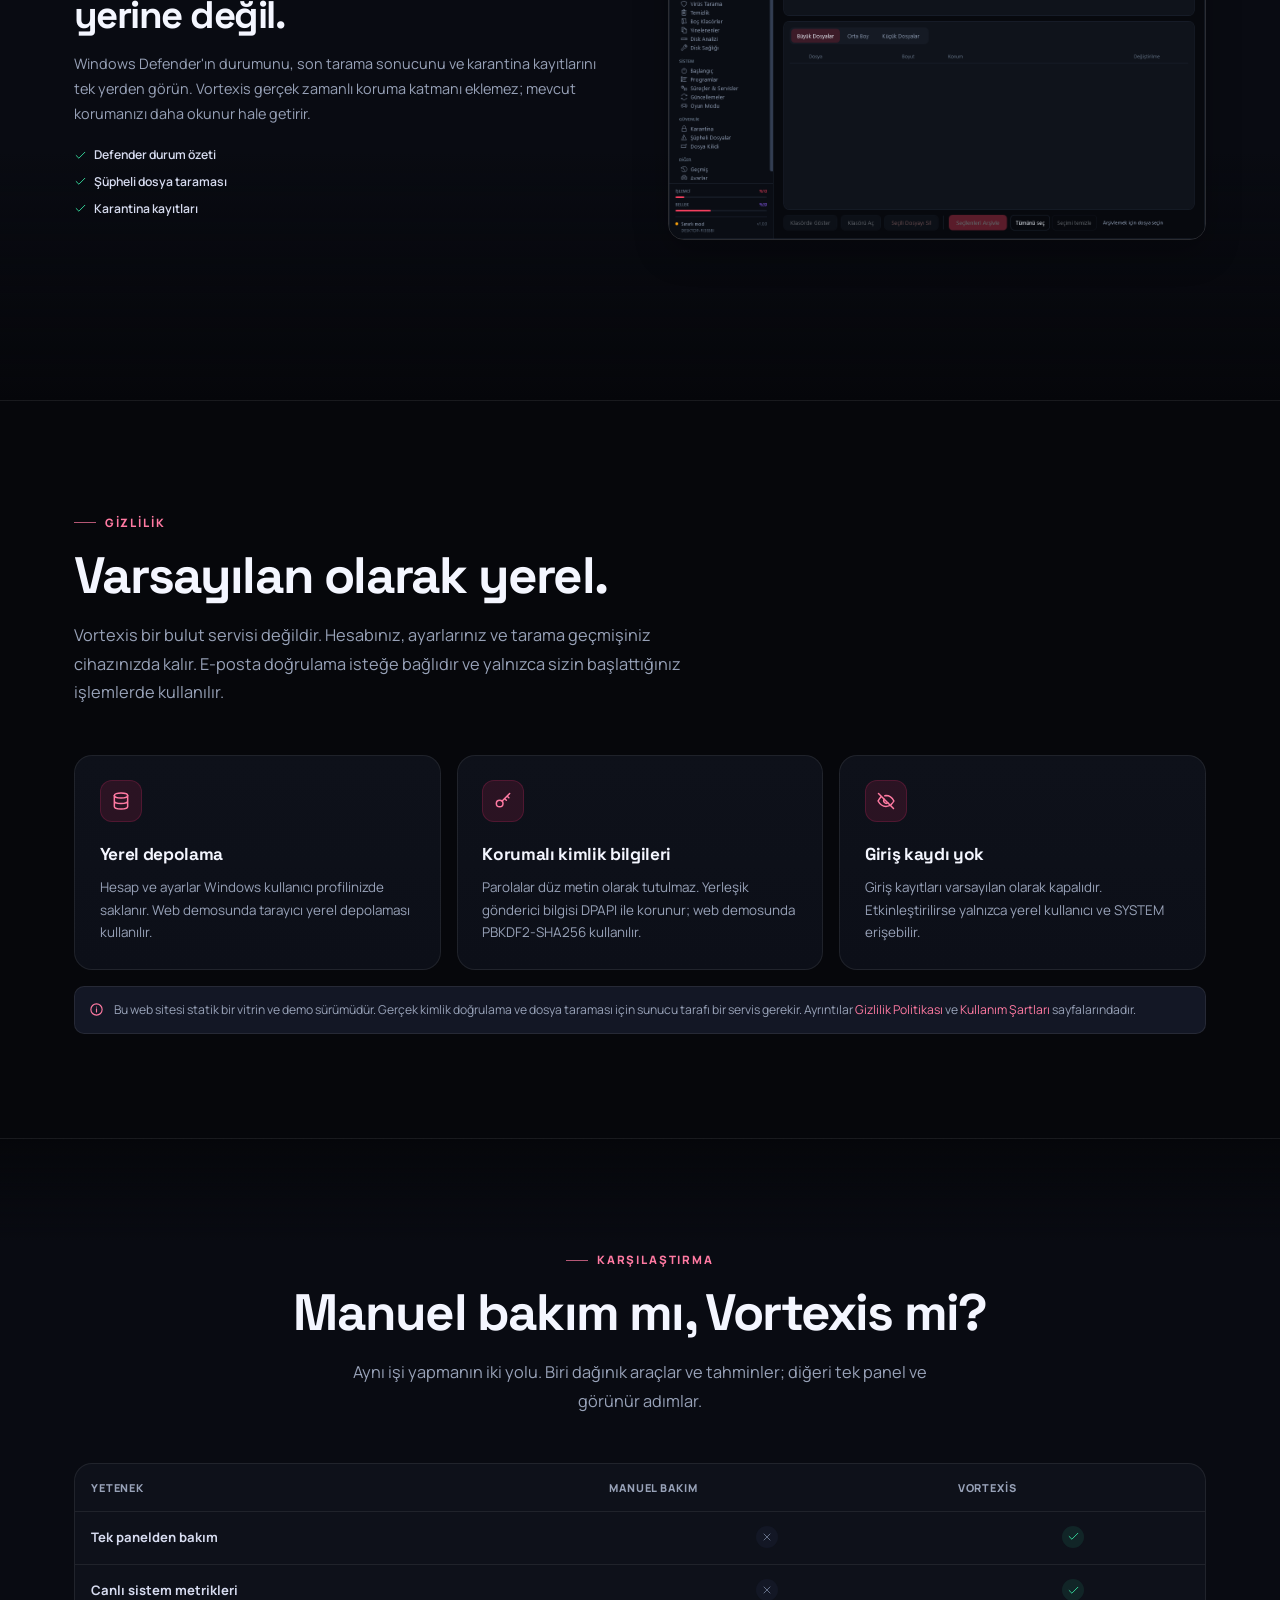
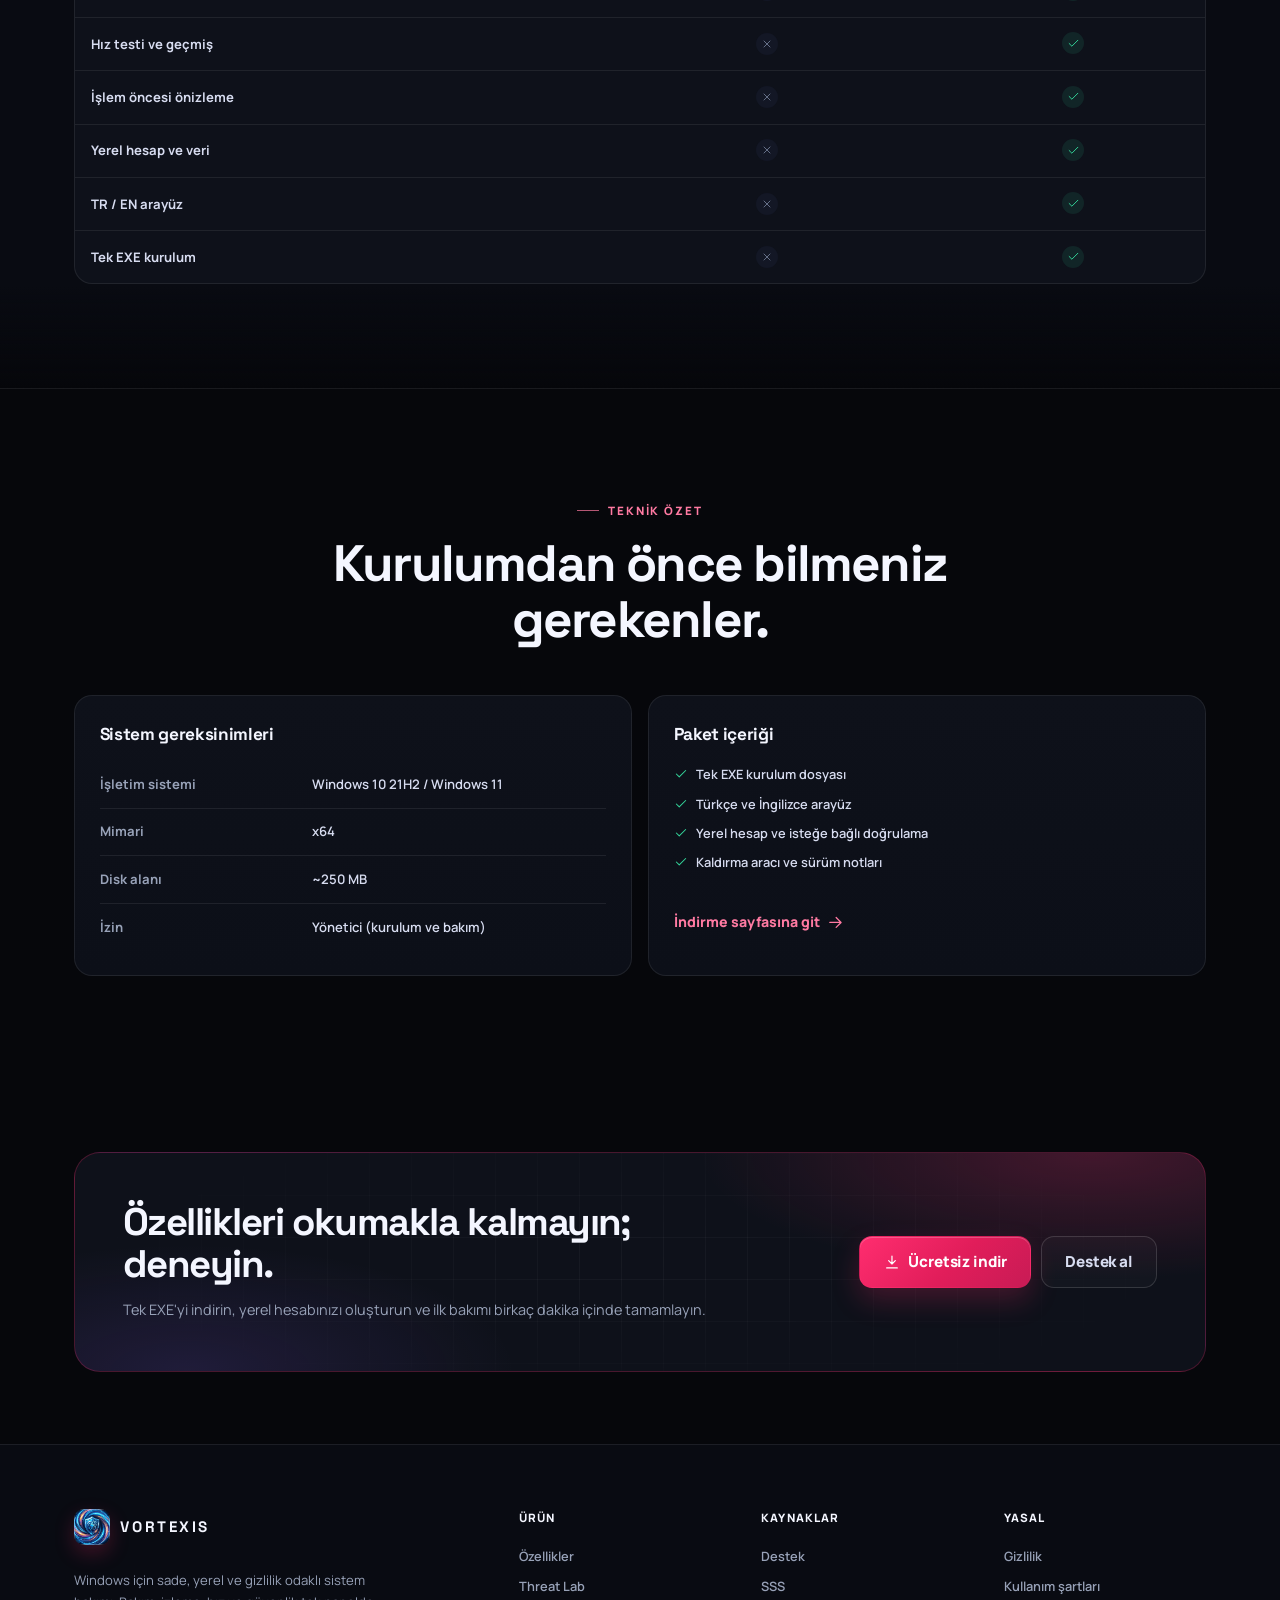
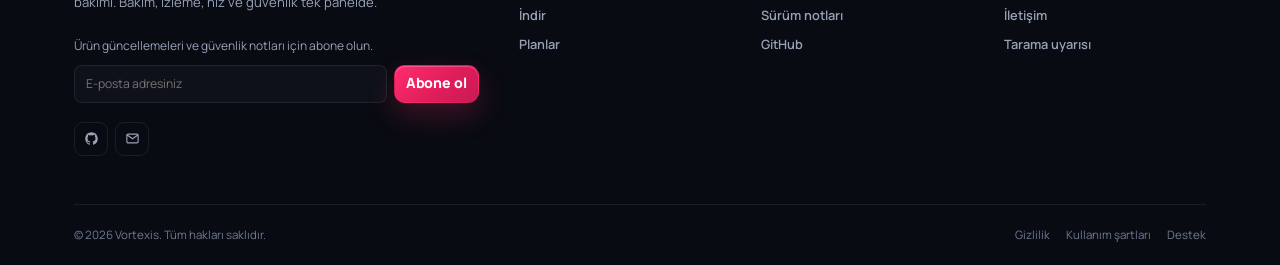
<file: features.html>
<!DOCTYPE html>
<html lang="tr" data-theme="dark">
<head>
  <meta charset="UTF-8">
  <meta name="viewport" content="width=device-width, initial-scale=1.0">
  <title>Özellikler — Vortexis</title>
  <meta name="description" content="Vortexis'in bakım, canlı izleme, hız testi, güvenlik ve gizlilik özelliklerini keşfedin.">
  <link rel="canonical" href="https://vortexisecure.github.io/Vortexisecure/features.html">
  <meta name="theme-color" content="#06070b">
  <link rel="icon" href="assets/img/favicon.ico" sizes="any">
  <link rel="icon" type="image/png" href="assets/img/logo-256.png">
  <link rel="apple-touch-icon" href="assets/img/logo-256.png">
  <link rel="manifest" href="manifest.webmanifest">
  <link rel="preconnect" href="https://fonts.googleapis.com">
  <link rel="preconnect" href="https://fonts.gstatic.com" crossorigin>
  <link href="https://fonts.googleapis.com/css2?family=Manrope:wght@400;500;600;700;800&family=Space+Grotesk:wght@500;600;700&display=swap" rel="stylesheet">
  <link rel="stylesheet" href="assets/css/style.css">
  <script>
    (function () {
      try {
        var t = localStorage.getItem("vortexis.theme");
        document.documentElement.setAttribute("data-theme", t === "light" ? "light" : "dark");
        document.documentElement.classList.add("js");
      } catch (e) {}
    })();
  </script>
</head>
<body data-page="features">
  <a class="sr-only" href="#main">İçeriğe geç</a>

  <header class="site-header">
    <div class="container nav-shell">
      <a class="brand" href="index.html" aria-label="Vortexis ana sayfa">
        <img class="brand-mark" src="assets/img/logo-256.png" alt="" width="36" height="36">
        <span class="brand-word">VORTEXIS</span>
        <span class="brand-badge">WEB</span>
      </a>
      <nav class="nav-links" aria-label="Ana menü">
        <a class="nav-link" data-nav="home" href="index.html">Ana Sayfa</a>
        <a class="nav-link" data-nav="features" href="features.html">Özellikler</a>
        <a class="nav-link" data-nav="scanner" href="scanner.html">Threat Lab</a>
        <a class="nav-link" data-nav="download" href="download.html">İndir</a>
        <a class="nav-link" data-nav="pricing" href="pricing.html">Planlar</a>
        <a class="nav-link" data-nav="support" href="support.html">Destek</a>
      </nav>
      <div class="nav-actions">
        <button class="icon-btn" type="button" data-search-open aria-label="Sitede ara" title="Sitede ara (Ctrl+K)">
          <svg class="icon" aria-hidden="true"><use href="assets/icons.svg#search"></use></svg>
        </button>
        <button class="icon-btn" type="button" data-theme-toggle aria-label="Açık temaya geç" title="Açık tema">
          <svg class="icon" aria-hidden="true"><use href="assets/icons.svg#sun"></use></svg>
        </button>
        <a class="btn btn--ghost nav-login" data-auth="guest" href="login.html">Giriş</a>
        <a class="btn btn--primary" data-auth="guest" href="download.html"><svg class="icon"><use href="assets/icons.svg#download"></use></svg> Ücretsiz indir</a>
        <a class="nav-user" data-auth="user" href="account.html" hidden>
          <span class="nav-avatar" data-auth-initials>V</span>
          <span data-auth-name>Hesabım</span>
        </a>
        <button class="icon-btn mobile-toggle" type="button" data-menu-toggle aria-label="Menüyü aç" aria-expanded="false" aria-controls="mobile-menu">
          <svg class="icon" aria-hidden="true"><use href="assets/icons.svg#menu"></use></svg>
        </button>
      </div>
    </div>
  </header>

  <div class="mobile-menu" id="mobile-menu">
    <div class="mobile-menu-inner">
      <nav aria-label="Mobil menü">
        <a class="mobile-link" data-nav="home" href="index.html">Ana Sayfa <svg class="icon"><use href="assets/icons.svg#chevron-right"></use></svg></a>
        <a class="mobile-link" data-nav="features" href="features.html">Özellikler <svg class="icon"><use href="assets/icons.svg#chevron-right"></use></svg></a>
        <a class="mobile-link" data-nav="scanner" href="scanner.html">Threat Lab <svg class="icon"><use href="assets/icons.svg#chevron-right"></use></svg></a>
        <a class="mobile-link" data-nav="download" href="download.html">İndir <svg class="icon"><use href="assets/icons.svg#chevron-right"></use></svg></a>
        <a class="mobile-link" data-nav="pricing" href="pricing.html">Planlar <svg class="icon"><use href="assets/icons.svg#chevron-right"></use></svg></a>
        <a class="mobile-link" data-nav="support" href="support.html">Destek <svg class="icon"><use href="assets/icons.svg#chevron-right"></use></svg></a>
      </nav>
      <div class="mobile-actions">
        <a class="btn btn--ghost" data-auth="guest" href="login.html">Giriş yap</a>
        <a class="btn btn--ghost" data-auth="guest" href="register.html">Kayıt ol</a>
        <a class="btn btn--primary" href="download.html">Ücretsiz indir</a>
        <a class="btn btn--ghost" data-auth="user" href="account.html" hidden>Hesabım</a>
        <button class="btn btn--ghost" type="button" data-auth="user" data-logout hidden>Çıkış yap</button>
      </div>
    </div>
  </div>

  <main id="main">
    <section class="page-hero">
      <div class="container">
        <div class="breadcrumb"><a href="index.html">Ana Sayfa</a><svg class="icon"><use href="assets/icons.svg#chevron-right"></use></svg><span>Özellikler</span></div>
        <div class="page-hero-inner reveal">
          <span class="section-kicker">Ürün yetenekleri</span>
          <h1 class="page-hero-title">Her şey tek panelde. <span class="text-gradient">Fazlası değil.</span></h1>
          <p class="page-hero-lead">Vortexis, Windows bakımını bir dizi gizemli işlemden çıkarıp görünür, ölçülebilir ve geri alınabilir adımlara dönüştürür. İşte kutunun içindekiler.</p>
          <div class="page-hero-actions">
            <a class="btn btn--primary" href="download.html"><svg class="icon"><use href="assets/icons.svg#download"></use></svg> Ücretsiz indir</a>
            <a class="btn btn--ghost" href="scanner.html">Threat Lab'ı dene</a>
          </div>
        </div>
      </div>
    </section>

    <section class="section section--tight">
      <div class="container">
        <div class="feature-grid">
          <article class="feature-card reveal">
            <span class="feature-icon"><svg class="icon"><use href="assets/icons.svg#zap"></use></svg></span>
            <h3>Akıllı bakım profilleri</h3>
            <p>Hızlı, dengeli ve derin profiller; geçici dosyalar, önbellekler, günlükler ve bozuk kayıtlar için farklı derinlik seviyeleri.</p>
            <ul class="feature-list">
              <li><svg class="icon"><use href="assets/icons.svg#check"></use></svg> İşlem öncesi önizleme</li>
              <li><svg class="icon"><use href="assets/icons.svg#check"></use></svg> Geri alma noktası</li>
            </ul>
          </article>
          <article class="feature-card reveal" style="--delay:50ms">
            <span class="feature-icon"><svg class="icon"><use href="assets/icons.svg#activity"></use></svg></span>
            <h3>Canlı sistem metrikleri</h3>
            <p>CPU, RAM, disk, ağ ve sıcaklık değerlerini gerçek zamanlı izleyin. Eşik değerleri aştığında görsel uyarı alın.</p>
            <ul class="feature-list">
              <li><svg class="icon"><use href="assets/icons.svg#check"></use></svg> Grafik ve tablo görünümü</li>
              <li><svg class="icon"><use href="assets/icons.svg#check"></use></svg> Süreç bazlı kırılım</li>
            </ul>
          </article>
          <article class="feature-card reveal" style="--delay:100ms">
            <span class="feature-icon"><svg class="icon"><use href="assets/icons.svg#gauge"></use></svg></span>
            <h3>Hız testi</h3>
            <p>İndirme, yükleme, gecikme ve jitter ölçümü. Sonuçları geçmişle karşılaştırın, bağlantı değişimlerini görün.</p>
            <ul class="feature-list">
              <li><svg class="icon"><use href="assets/icons.svg#check"></use></svg> Tek tık ölçüm</li>
              <li><svg class="icon"><use href="assets/icons.svg#check"></use></svg> Geçmiş grafiği</li>
            </ul>
          </article>
          <article class="feature-card reveal">
            <span class="feature-icon"><svg class="icon"><use href="assets/icons.svg#shield"></use></svg></span>
            <h3>Güvenlik denetimi</h3>
            <p>Defender durumu, şüpheli dosya taraması ve karantina kayıtları. Ayrı bir antivirüs motoru kurmadan durum netliği.</p>
            <ul class="feature-list">
              <li><svg class="icon"><use href="assets/icons.svg#check"></use></svg> Defender durum kontrolü</li>
              <li><svg class="icon"><use href="assets/icons.svg#check"></use></svg> Karantina görünümü</li>
            </ul>
          </article>
          <article class="feature-card reveal" style="--delay:50ms">
            <span class="feature-icon"><svg class="icon"><use href="assets/icons.svg#hard-drive"></use></svg></span>
            <h3>Disk analizi</h3>
            <p>Büyük dosyaları, yinelenenleri ve boş klasörleri bulun. Silmeden önce önizleyin; alanı bilinçli yönetin.</p>
            <ul class="feature-list">
              <li><svg class="icon"><use href="assets/icons.svg#check"></use></svg> Boyut ve tür filtresi</li>
              <li><svg class="icon"><use href="assets/icons.svg#check"></use></svg> Güvenli temizlik</li>
            </ul>
          </article>
          <article class="feature-card reveal" style="--delay:100ms">
            <span class="feature-icon"><svg class="icon"><use href="assets/icons.svg#play"></use></svg></span>
            <h3>Oyun modu</h3>
            <p>Oyun sırasında arka plan yükünü azaltın. Bildirimleri ve gereksiz süreçleri geçici olarak duraklatın.</p>
            <ul class="feature-list">
              <li><svg class="icon"><use href="assets/icons.svg#check"></use></svg> Tek tık aç/kapat</li>
              <li><svg class="icon"><use href="assets/icons.svg#check"></use></svg> Otomatik geri yükleme</li>
            </ul>
          </article>
          <article class="feature-card reveal">
            <span class="feature-icon"><svg class="icon"><use href="assets/icons.svg#file"></use></svg></span>
            <h3>Raporlama</h3>
            <p>Bakım, tarama ve hız testi sonuçlarını tek bir özet ekranında görün. İsterseniz dışa aktarın.</p>
            <ul class="feature-list">
              <li><svg class="icon"><use href="assets/icons.svg#check"></use></svg> Günlük özet</li>
              <li><svg class="icon"><use href="assets/icons.svg#check"></use></svg> JSON dışa aktarma</li>
            </ul>
          </article>
          <article class="feature-card reveal" style="--delay:50ms">
            <span class="feature-icon"><svg class="icon"><use href="assets/icons.svg#lock"></use></svg></span>
            <h3>Yerel hesap</h3>
            <p>E-posta ve parola ile yerel hesap oluşturun. Oturum bilgisi ve ayarlar cihazınızda kalır.</p>
            <ul class="feature-list">
              <li><svg class="icon"><use href="assets/icons.svg#check"></use></svg> İsteğe bağlı doğrulama</li>
              <li><svg class="icon"><use href="assets/icons.svg#check"></use></svg> Beni hatırla</li>
            </ul>
          </article>
          <article class="feature-card reveal" style="--delay:100ms">
            <span class="feature-icon"><svg class="icon"><use href="assets/icons.svg#globe"></use></svg></span>
            <h3>TR / EN arayüz</h3>
            <p>Türkçe ve İngilizce dil desteği. Tüm ana ekranlar, bildirimler ve raporlar seçilen dilde görünür.</p>
            <ul class="feature-list">
              <li><svg class="icon"><use href="assets/icons.svg#check"></use></svg> Anında dil değişimi</li>
              <li><svg class="icon"><use href="assets/icons.svg#check"></use></svg> Yerel tarih/saat biçimi</li>
            </ul>
          </article>
        </div>
      </div>
    </section>

    <section class="section section--alt">
      <div class="container">
        <div class="feature-split reveal">
          <div>
            <span class="section-kicker">Bakım</span>
            <h2>Gizemli “temizlik” yerine görünür adımlar.</h2>
            <p>Vortexis her işlemi önce listeler, sonra uygular. Hangi dosyanın ne kadar alan kapladığını, hangi kayıt anahtarının neden işaretlendiğini görürsünüz. İstemediğiniz adımı tek tıkla atlarsınız.</p>
            <ul class="feature-list" style="margin-top:1.2rem">
              <li><svg class="icon"><use href="assets/icons.svg#check"></use></svg> Geçici dosya ve önbellek temizliği</li>
              <li><svg class="icon"><use href="assets/icons.svg#check"></use></svg> Başlangıç öğeleri yönetimi</li>
              <li><svg class="icon"><use href="assets/icons.svg#check"></use></svg> Bozuk kayıt taraması</li>
              <li><svg class="icon"><use href="assets/icons.svg#check"></use></svg> İşlem öncesi geri yükleme noktası</li>
            </ul>
          </div>
          <div class="feature-media feature-media--float">
            <img src="assets/img/oneclick-comparison.png" alt="Vortexis bakım öncesi ve sonrası karşılaştırması" loading="lazy">
          </div>
        </div>

        <div class="feature-split is-reverse reveal">
          <div>
            <span class="section-kicker">İzleme</span>
            <h2>Sistemin nabzını tek bakışta okuyun.</h2>
            <p>Anlık metrikler, süreç bazlı kullanım ve sıcaklık eğilimleri. Bir uygulama diski doldurduğunda veya CPU beklenmedik şekilde yükseldiğinde haberdar olun.</p>
            <ul class="feature-list" style="margin-top:1.2rem">
              <li><svg class="icon"><use href="assets/icons.svg#check"></use></svg> CPU, RAM ve disk kullanımı</li>
              <li><svg class="icon"><use href="assets/icons.svg#check"></use></svg> Ağ trafiği ve bağlantı sayısı</li>
              <li><svg class="icon"><use href="assets/icons.svg#check"></use></svg> Sıcaklık ve fan eğilimi</li>
            </ul>
          </div>
          <div class="feature-media">
            <img src="assets/img/diagnostics-dark.png" data-dark-src="assets/img/diagnostics-dark.png" data-light-src="assets/img/diagnostics-light.png" alt="Vortexis canlı sistem izleme ekranı" loading="lazy">
          </div>
        </div>

        <div class="feature-split reveal">
          <div>
            <span class="section-kicker">Ağ</span>
            <h2>Hızınızı tahmin etmeyin; ölçün.</h2>
            <p>İndirme ve yükleme hızı, gecikme ve jitter değerlerini tek akışta ölçün. Önceki sonuçlarla karşılaştırın; operatör değişikliğini veya Wi-Fi sorununu erken fark edin.</p>
            <ul class="feature-list" style="margin-top:1.2rem">
              <li><svg class="icon"><use href="assets/icons.svg#check"></use></svg> İndirme / yükleme testi</li>
              <li><svg class="icon"><use href="assets/icons.svg#check"></use></svg> Gecikme ve jitter</li>
              <li><svg class="icon"><use href="assets/icons.svg#check"></use></svg> Geçmiş karşılaştırma</li>
            </ul>
          </div>
          <div class="feature-media">
            <img src="assets/img/network-dark.png" data-dark-src="assets/img/network-dark.png" data-light-src="assets/img/network-light.png" alt="Vortexis ağ ve hız testi ekranı" loading="lazy">
          </div>
        </div>

        <div class="feature-split is-reverse reveal">
          <div>
            <span class="section-kicker">Güvenlik</span>
            <h2>Defender'ın yanında, onun yerine değil.</h2>
            <p>Windows Defender'ın durumunu, son tarama sonucunu ve karantina kayıtlarını tek yerden görün. Vortexis gerçek zamanlı koruma katmanı eklemez; mevcut korumanızı daha okunur hale getirir.</p>
            <ul class="feature-list" style="margin-top:1.2rem">
              <li><svg class="icon"><use href="assets/icons.svg#check"></use></svg> Defender durum özeti</li>
              <li><svg class="icon"><use href="assets/icons.svg#check"></use></svg> Şüpheli dosya taraması</li>
              <li><svg class="icon"><use href="assets/icons.svg#check"></use></svg> Karantina kayıtları</li>
            </ul>
          </div>
          <div class="feature-media">
            <img src="assets/img/filescan-archive.png" alt="Vortexis dosya tarama ekranı" loading="lazy">
          </div>
        </div>
      </div>
    </section>

    <section class="section" id="privacy">
      <div class="container">
        <div class="section-head reveal">
          <span class="section-kicker">Gizlilik</span>
          <h2 class="section-title">Varsayılan olarak yerel.</h2>
          <p class="section-desc">Vortexis bir bulut servisi değildir. Hesabınız, ayarlarınız ve tarama geçmişiniz cihazınızda kalır. E-posta doğrulama isteğe bağlıdır ve yalnızca sizin başlattığınız işlemlerde kullanılır.</p>
        </div>
        <div class="bento">
          <article class="bento-card bento-card--third reveal">
            <span class="bento-icon"><svg class="icon"><use href="assets/icons.svg#database"></use></svg></span>
            <h3>Yerel depolama</h3>
            <p>Hesap ve ayarlar Windows kullanıcı profilinizde saklanır. Web demosunda tarayıcı yerel depolaması kullanılır.</p>
          </article>
          <article class="bento-card bento-card--third reveal" style="--delay:60ms">
            <span class="bento-icon"><svg class="icon"><use href="assets/icons.svg#key"></use></svg></span>
            <h3>Korumalı kimlik bilgileri</h3>
            <p>Parolalar düz metin olarak tutulmaz. Yerleşik gönderici bilgisi DPAPI ile korunur; web demosunda PBKDF2-SHA256 kullanılır.</p>
          </article>
          <article class="bento-card bento-card--third reveal" style="--delay:120ms">
            <span class="bento-icon"><svg class="icon"><use href="assets/icons.svg#eye-off"></use></svg></span>
            <h3>Giriş kaydı yok</h3>
            <p>Giriş kayıtları varsayılan olarak kapalıdır. Etkinleştirilirse yalnızca yerel kullanıcı ve SYSTEM erişebilir.</p>
          </article>
        </div>
        <div class="notice" style="margin-top:1rem">
          <svg class="icon"><use href="assets/icons.svg#info"></use></svg>
          <span>Bu web sitesi statik bir vitrin ve demo sürümüdür. Gerçek kimlik doğrulama ve dosya taraması için sunucu tarafı bir servis gerekir. Ayrıntılar <a href="privacy.html" style="color:var(--accent-2)">Gizlilik Politikası</a> ve <a href="terms.html" style="color:var(--accent-2)">Kullanım Şartları</a> sayfalarındadır.</span>
        </div>
      </div>
    </section>

    <section class="section section--alt">
      <div class="container">
        <div class="section-head is-center reveal">
          <span class="section-kicker">Karşılaştırma</span>
          <h2 class="section-title">Manuel bakım mı, Vortexis mi?</h2>
          <p class="section-desc">Aynı işi yapmanın iki yolu. Biri dağınık araçlar ve tahminler; diğeri tek panel ve görünür adımlar.</p>
        </div>
        <div class="comparison-wrap reveal">
          <table class="comparison-table">
            <thead>
              <tr><th>Yetenek</th><th>Manuel bakım</th><th>Vortexis</th></tr>
            </thead>
            <tbody>
              <tr><td>Tek panelden bakım</td><td><span class="check-no"><svg class="icon"><use href="assets/icons.svg#x"></use></svg></span></td><td><span class="check-yes"><svg class="icon"><use href="assets/icons.svg#check"></use></svg></span></td></tr>
              <tr><td>Canlı sistem metrikleri</td><td><span class="check-no"><svg class="icon"><use href="assets/icons.svg#x"></use></svg></span></td><td><span class="check-yes"><svg class="icon"><use href="assets/icons.svg#check"></use></svg></span></td></tr>
              <tr><td>Hız testi ve geçmiş</td><td><span class="check-no"><svg class="icon"><use href="assets/icons.svg#x"></use></svg></span></td><td><span class="check-yes"><svg class="icon"><use href="assets/icons.svg#check"></use></svg></span></td></tr>
              <tr><td>İşlem öncesi önizleme</td><td><span class="check-no"><svg class="icon"><use href="assets/icons.svg#x"></use></svg></span></td><td><span class="check-yes"><svg class="icon"><use href="assets/icons.svg#check"></use></svg></span></td></tr>
              <tr><td>Yerel hesap ve veri</td><td><span class="check-no"><svg class="icon"><use href="assets/icons.svg#x"></use></svg></span></td><td><span class="check-yes"><svg class="icon"><use href="assets/icons.svg#check"></use></svg></span></td></tr>
              <tr><td>TR / EN arayüz</td><td><span class="check-no"><svg class="icon"><use href="assets/icons.svg#x"></use></svg></span></td><td><span class="check-yes"><svg class="icon"><use href="assets/icons.svg#check"></use></svg></span></td></tr>
              <tr><td>Tek EXE kurulum</td><td><span class="check-no"><svg class="icon"><use href="assets/icons.svg#x"></use></svg></span></td><td><span class="check-yes"><svg class="icon"><use href="assets/icons.svg#check"></use></svg></span></td></tr>
            </tbody>
          </table>
        </div>
      </div>
    </section>

    <section class="section">
      <div class="container">
        <div class="section-head is-center reveal">
          <span class="section-kicker">Teknik özet</span>
          <h2 class="section-title">Kurulumdan önce bilmeniz gerekenler.</h2>
        </div>
        <div class="bento">
          <article class="bento-card bento-card--half reveal">
            <h3 style="margin-top:0">Sistem gereksinimleri</h3>
            <table class="requirements-table" style="margin-top:0.8rem">
              <tr><th>İşletim sistemi</th><td>Windows 10 21H2 / Windows 11</td></tr>
              <tr><th>Mimari</th><td>x64</td></tr>
              <tr><th>Disk alanı</th><td>~250 MB</td></tr>
              <tr><th>İzin</th><td>Yönetici (kurulum ve bakım)</td></tr>
            </table>
          </article>
          <article class="bento-card bento-card--half reveal" style="--delay:60ms">
            <h3 style="margin-top:0">Paket içeriği</h3>
            <ul class="bento-list">
              <li><svg class="icon"><use href="assets/icons.svg#check"></use></svg> Tek EXE kurulum dosyası</li>
              <li><svg class="icon"><use href="assets/icons.svg#check"></use></svg> Türkçe ve İngilizce arayüz</li>
              <li><svg class="icon"><use href="assets/icons.svg#check"></use></svg> Yerel hesap ve isteğe bağlı doğrulama</li>
              <li><svg class="icon"><use href="assets/icons.svg#check"></use></svg> Kaldırma aracı ve sürüm notları</li>
            </ul>
            <a class="link-arrow" href="download.html" style="margin-top:1.2rem">İndirme sayfasına git <svg class="icon"><use href="assets/icons.svg#arrow-right"></use></svg></a>
          </article>
        </div>
      </div>
    </section>

    <section class="section section--tight">
      <div class="container">
        <div class="cta-banner reveal">
          <div class="cta-copy">
            <h2>Özellikleri okumakla kalmayın; deneyin.</h2>
            <p>Tek EXE'yi indirin, yerel hesabınızı oluşturun ve ilk bakımı birkaç dakika içinde tamamlayın.</p>
          </div>
          <div class="cta-actions">
            <a class="btn btn--primary btn--lg" href="download.html"><svg class="icon"><use href="assets/icons.svg#download"></use></svg> Ücretsiz indir</a>
            <a class="btn btn--ghost btn--lg" href="support.html">Destek al</a>
          </div>
        </div>
      </div>
    </section>
  </main>

  <footer class="site-footer">
    <div class="container">
      <div class="footer-grid">
        <div class="footer-brand">
          <a class="brand" href="index.html" aria-label="Vortexis ana sayfa">
            <img class="brand-mark" src="assets/img/logo-256.png" alt="" width="36" height="36">
            <span class="brand-word">VORTEXIS</span>
          </a>
          <p>Windows için sade, yerel ve gizlilik odaklı sistem bakımı. Bakım, izleme, hız ve güvenlik tek panelde.</p>
          <div class="newsletter">
            <p>Ürün güncellemeleri ve güvenlik notları için abone olun.</p>
            <form class="newsletter-row" data-newsletter>
              <input type="email" name="email" placeholder="E-posta adresiniz" aria-label="E-posta adresiniz" required>
              <button class="btn btn--primary" type="submit">Abone ol</button>
            </form>
          </div>
          <div class="footer-social">
            <a href="#" data-link="github" data-external aria-label="GitHub"><svg class="icon"><use href="assets/icons.svg#github"></use></svg></a>
            <a href="mailto:vortexisecure@gmail.com" aria-label="E-posta"><svg class="icon"><use href="assets/icons.svg#mail"></use></svg></a>
          </div>
        </div>
        <div class="footer-col">
          <h4>Ürün</h4>
          <a href="features.html">Özellikler</a>
          <a href="scanner.html">Threat Lab</a>
          <a href="download.html">İndir</a>
          <a href="pricing.html">Planlar</a>
        </div>
        <div class="footer-col">
          <h4>Kaynaklar</h4>
          <a href="support.html">Destek</a>
          <a href="support.html#faq">SSS</a>
          <a href="download.html#release-notes">Sürüm notları</a>
          <a href="#" data-link="github" data-external>GitHub</a>
        </div>
        <div class="footer-col">
          <h4>Yasal</h4>
          <a href="privacy.html">Gizlilik</a>
          <a href="terms.html">Kullanım şartları</a>
          <a href="support.html#contact">İletişim</a>
          <a href="scanner.html#disclaimer">Tarama uyarısı</a>
        </div>
      </div>
      <div class="footer-bottom">
        <span>© <span data-year>2026</span> Vortexis. Tüm hakları saklıdır.</span>
        <div class="footer-legal">
          <a href="privacy.html">Gizlilik</a>
          <a href="terms.html">Kullanım şartları</a>
          <a href="support.html">Destek</a>
        </div>
      </div>
    </div>
  </footer>

  <script src="assets/js/config.js"></script>
  <script src="assets/js/auth.js"></script>
  <script src="assets/js/app.js"></script>
</body>
</html>
</file>
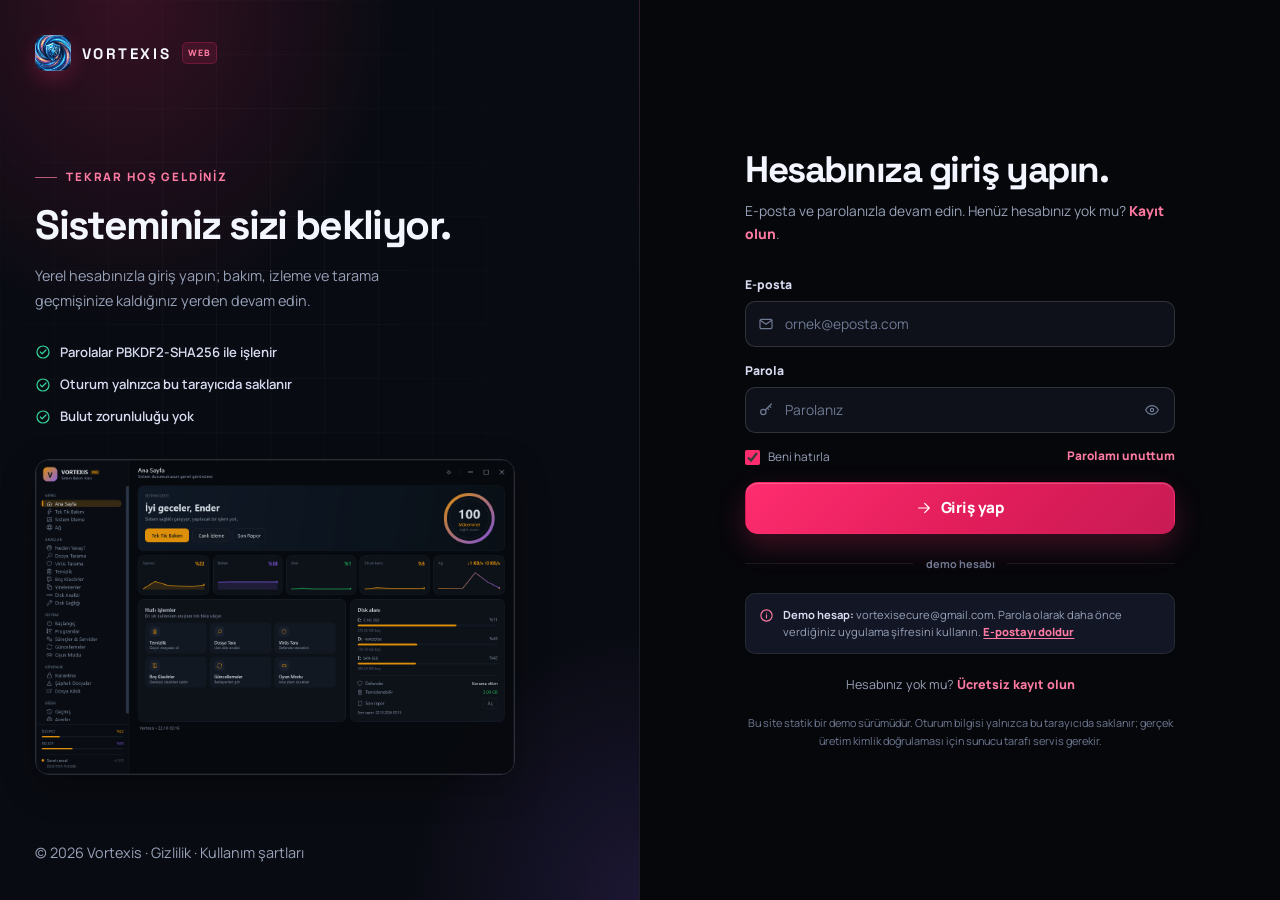
<file: login.html>
<!DOCTYPE html>
<html lang="tr" data-theme="dark">
<head>
  <meta charset="UTF-8">
  <meta name="viewport" content="width=device-width, initial-scale=1.0">
  <title>Giriş yap — Vortexis</title>
  <meta name="description" content="Vortexis hesabınıza giriş yapın.">
  <meta name="robots" content="noindex">
  <meta name="theme-color" content="#06070b">
  <link rel="icon" href="assets/img/favicon.ico" sizes="any">
  <link rel="icon" type="image/png" href="assets/img/logo-256.png">
  <link rel="apple-touch-icon" href="assets/img/logo-256.png">
  <link rel="manifest" href="manifest.webmanifest">
  <link rel="preconnect" href="https://fonts.googleapis.com">
  <link rel="preconnect" href="https://fonts.gstatic.com" crossorigin>
  <link href="https://fonts.googleapis.com/css2?family=Manrope:wght@400;500;600;700;800&family=Space+Grotesk:wght@500;600;700&display=swap" rel="stylesheet">
  <link rel="stylesheet" href="assets/css/style.css">
  <script>
    (function () {
      try {
        var t = localStorage.getItem("vortexis.theme");
        document.documentElement.setAttribute("data-theme", t === "light" ? "light" : "dark");
        document.documentElement.classList.add("js");
      } catch (e) {}
    })();
  </script>
</head>
<body data-page="login" data-auth-page>
  <div class="auth-page">
    <aside class="auth-aside">
      <a class="brand auth-brand" href="index.html" aria-label="Vortexis ana sayfa">
        <img class="brand-mark" src="assets/img/logo-256.png" alt="" width="36" height="36">
        <span class="brand-word">VORTEXIS</span>
        <span class="brand-badge">WEB</span>
      </a>
      <div class="auth-aside-inner">
        <span class="section-kicker">Tekrar hoş geldiniz</span>
        <h2>Sisteminiz sizi bekliyor.</h2>
        <p>Yerel hesabınızla giriş yapın; bakım, izleme ve tarama geçmişinize kaldığınız yerden devam edin.</p>
        <ul class="auth-feature-list">
          <li><svg class="icon"><use href="assets/icons.svg#check-circle"></use></svg> Parolalar PBKDF2-SHA256 ile işlenir</li>
          <li><svg class="icon"><use href="assets/icons.svg#check-circle"></use></svg> Oturum yalnızca bu tarayıcıda saklanır</li>
          <li><svg class="icon"><use href="assets/icons.svg#check-circle"></use></svg> Bulut zorunluluğu yok</li>
        </ul>
        <div class="auth-aside-visual">
          <img src="assets/img/dashboard-dark.png" data-dark-src="assets/img/dashboard-dark.png" data-light-src="assets/img/dashboard-light.png" alt="Vortexis sistem paneli" loading="lazy">
        </div>
      </div>
      <p class="auth-note" style="text-align:left;position:relative;z-index:1">© <span data-year>2026</span> Vortexis · <a href="privacy.html" style="color:var(--muted)">Gizlilik</a> · <a href="terms.html" style="color:var(--muted)">Kullanım şartları</a></p>
    </aside>

    <main class="auth-main">
      <div class="auth-card">
        <a class="brand auth-mobile-brand" href="index.html" aria-label="Vortexis ana sayfa">
          <img class="brand-mark" src="assets/img/logo-256.png" alt="" width="36" height="36">
          <span class="brand-word">VORTEXIS</span>
        </a>
        <div class="auth-head">
          <h1>Hesabınıza giriş yapın.</h1>
          <p>E-posta ve parolanızla devam edin. Henüz hesabınız yok mu? <a href="register.html" style="color:var(--accent-2);font-weight:800">Kayıt olun</a>.</p>
        </div>

        <form class="auth-form" data-auth-form="login" novalidate>
          <div class="auth-error" data-auth-error hidden></div>
          <div class="field">
            <label for="login-email">E-posta</label>
            <div class="input-wrap">
              <svg class="icon"><use href="assets/icons.svg#mail"></use></svg>
              <input class="input" id="login-email" name="email" type="email" placeholder="ornek@eposta.com" autocomplete="email" required>
            </div>
          </div>
          <div class="field">
            <label for="login-password">Parola</label>
            <div class="input-wrap">
              <svg class="icon"><use href="assets/icons.svg#key"></use></svg>
              <input class="input has-toggle" id="login-password" name="password" type="password" placeholder="Parolanız" autocomplete="current-password" required>
              <button class="password-toggle" type="button" data-password-toggle data-target="#login-password" aria-label="Parolayı göster">
                <svg class="icon"><use href="assets/icons.svg#eye"></use></svg>
              </button>
            </div>
          </div>
          <div class="form-row">
            <label class="checkbox"><input type="checkbox" name="remember" checked> Beni hatırla</label>
            <a class="form-link" href="support.html#contact">Parolamı unuttum</a>
          </div>
          <button class="btn btn--primary btn--lg btn--block" type="submit">
            <svg class="icon"><use href="assets/icons.svg#arrow-right"></use></svg>
            Giriş yap
          </button>
        </form>

        <div class="auth-divider">demo hesabı</div>
        <div class="demo-box">
          <svg class="icon"><use href="assets/icons.svg#info"></use></svg>
          <p><strong>Demo hesap:</strong> <span>vortexisecure@gmail.com</span>. Parola olarak daha önce verdiğiniz uygulama şifresini kullanın. <button type="button" data-fill-demo>E-postayı doldur</button></p>
        </div>

        <p class="auth-alt">Hesabınız yok mu? <a href="register.html">Ücretsiz kayıt olun</a></p>
        <p class="auth-note">Bu site statik bir demo sürümüdür. Oturum bilgisi yalnızca bu tarayıcıda saklanır; gerçek üretim kimlik doğrulaması için sunucu tarafı servis gerekir.</p>
      </div>
    </main>
  </div>

  <script src="assets/js/config.js"></script>
  <script src="assets/js/auth.js"></script>
  <script src="assets/js/app.js"></script>
</body>
</html>
</file>
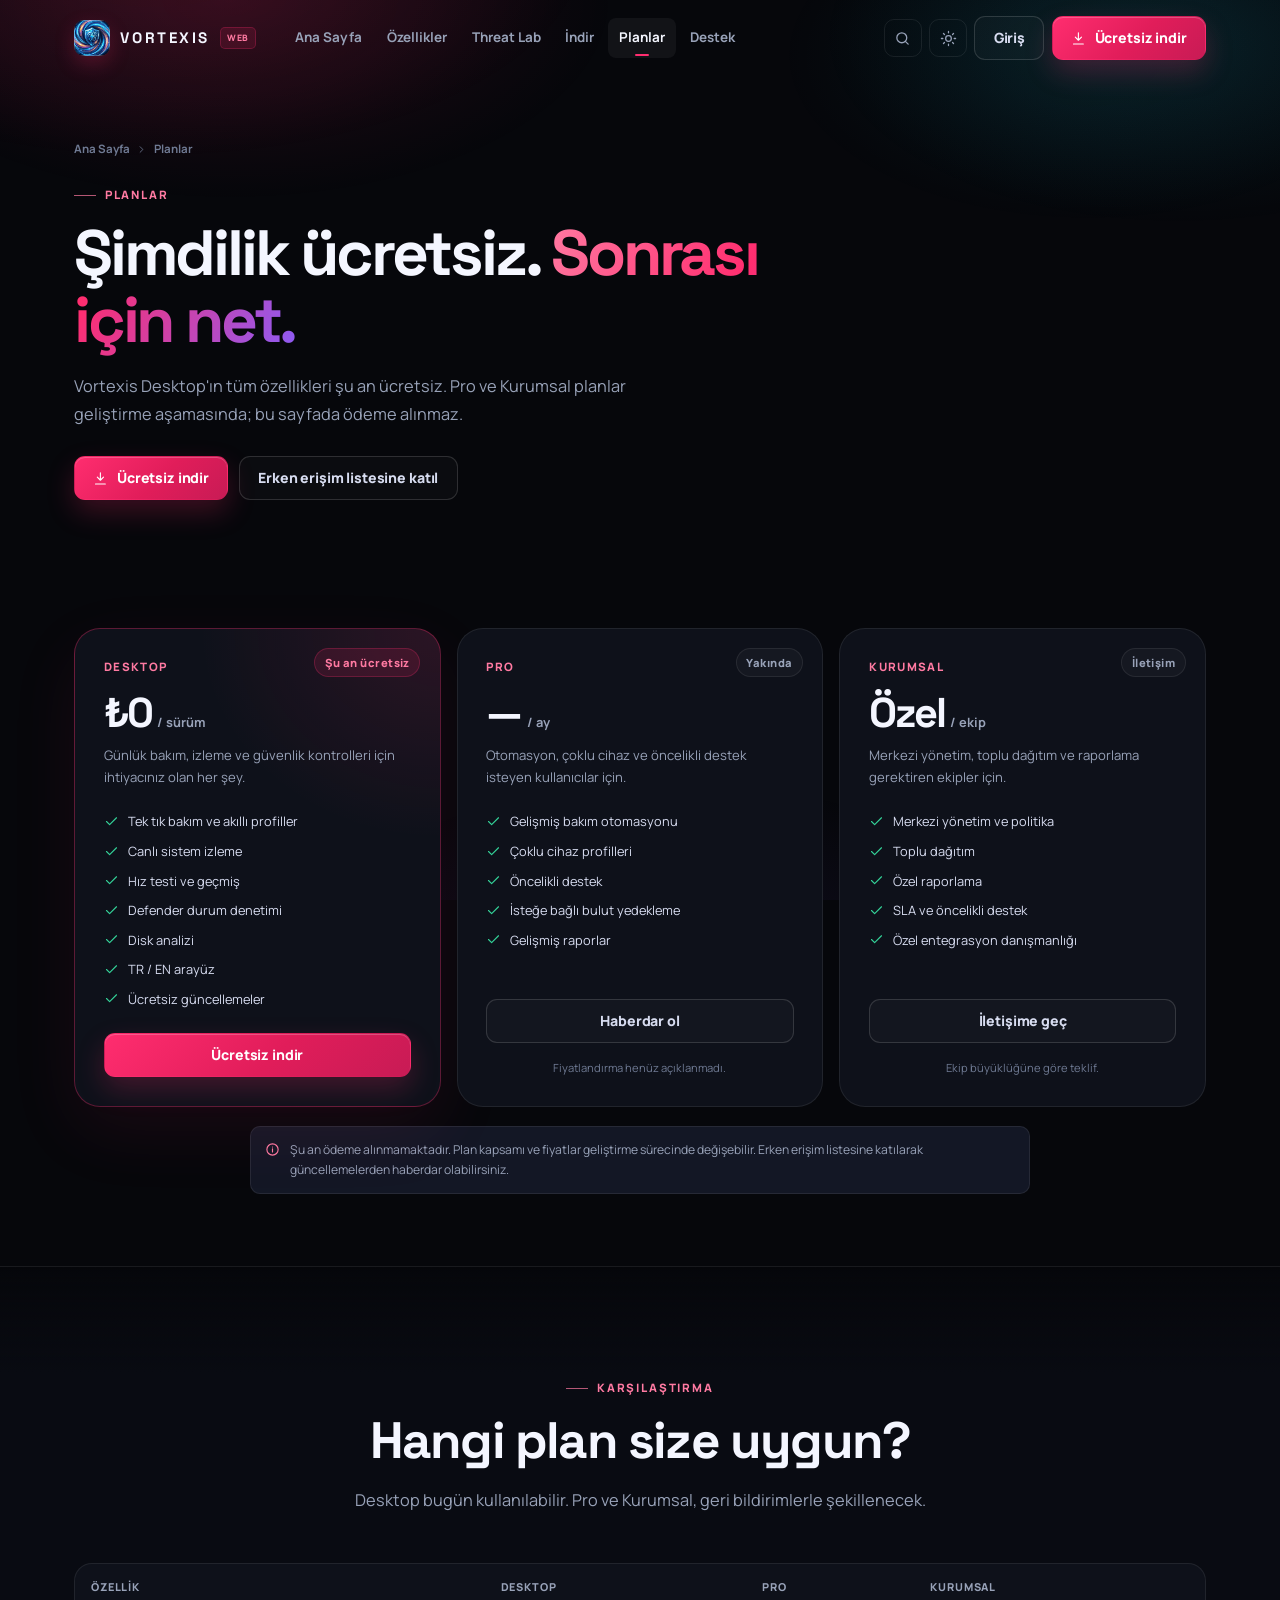
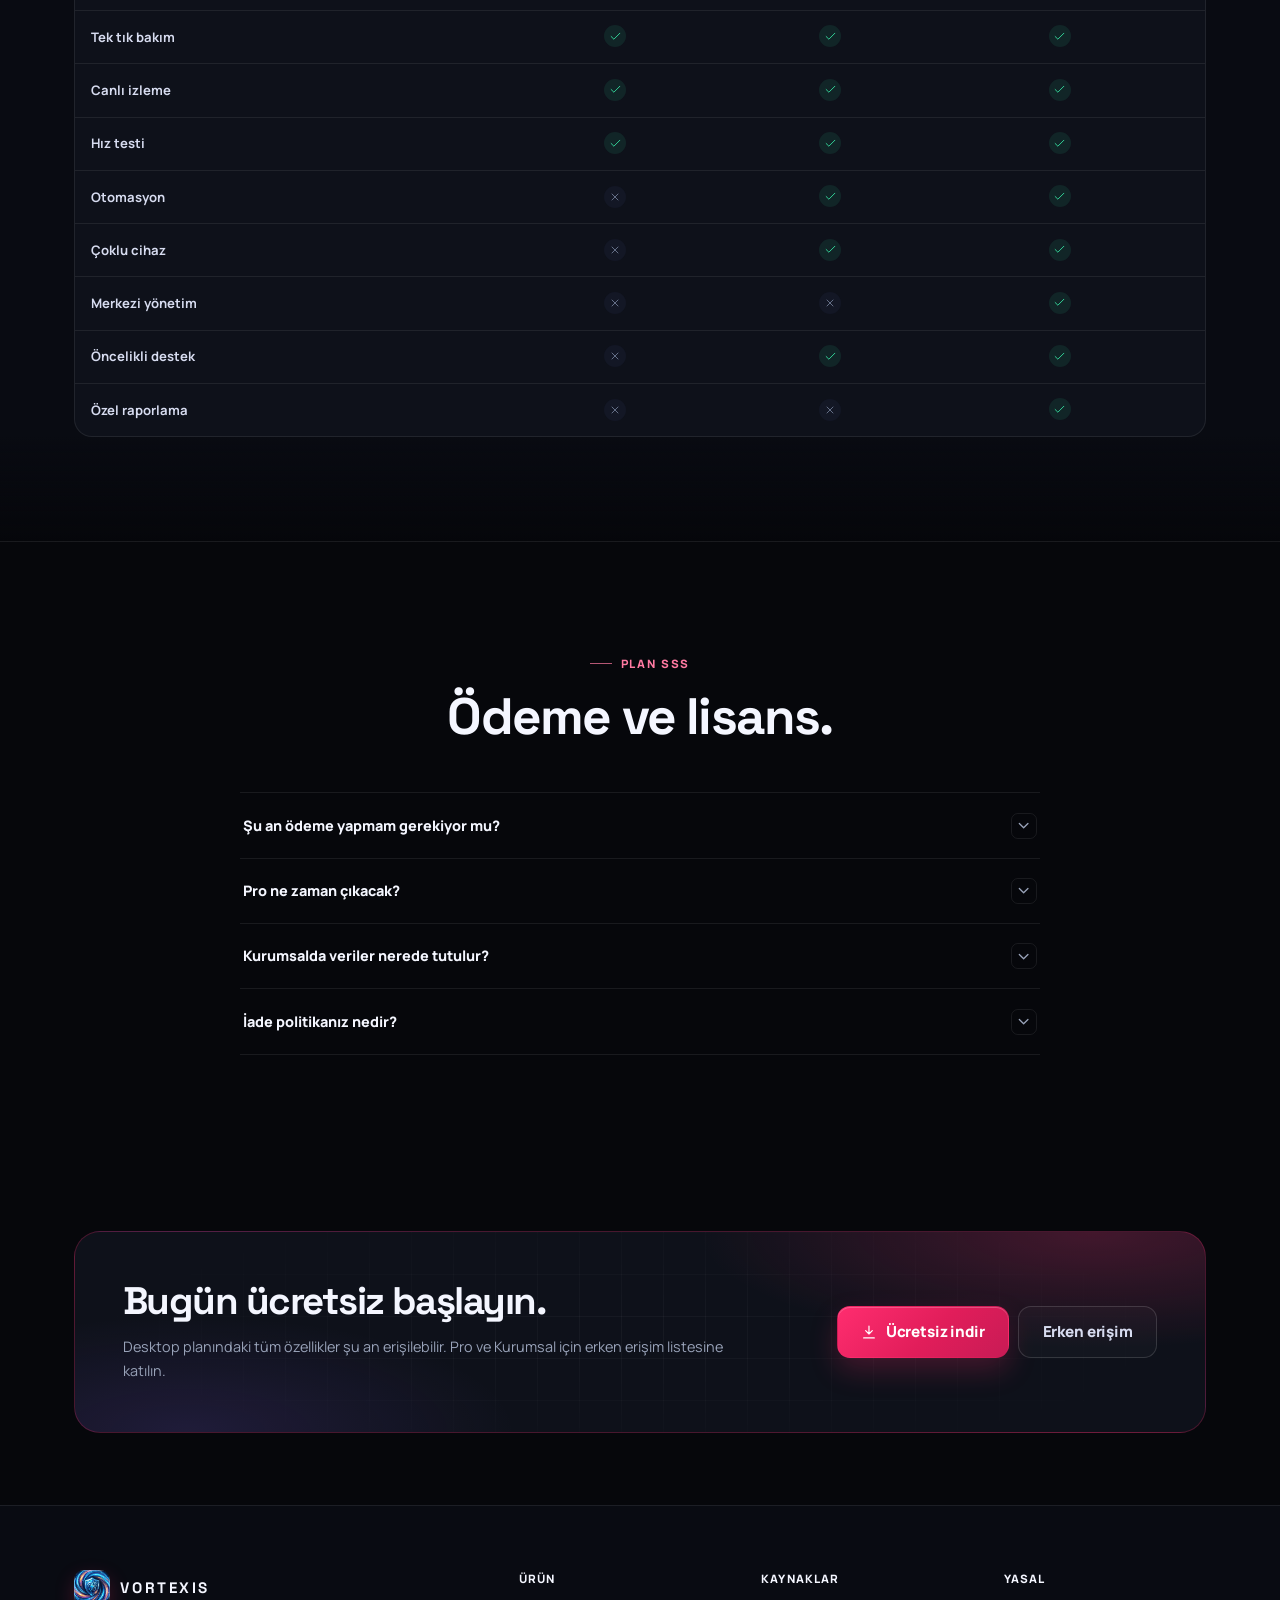
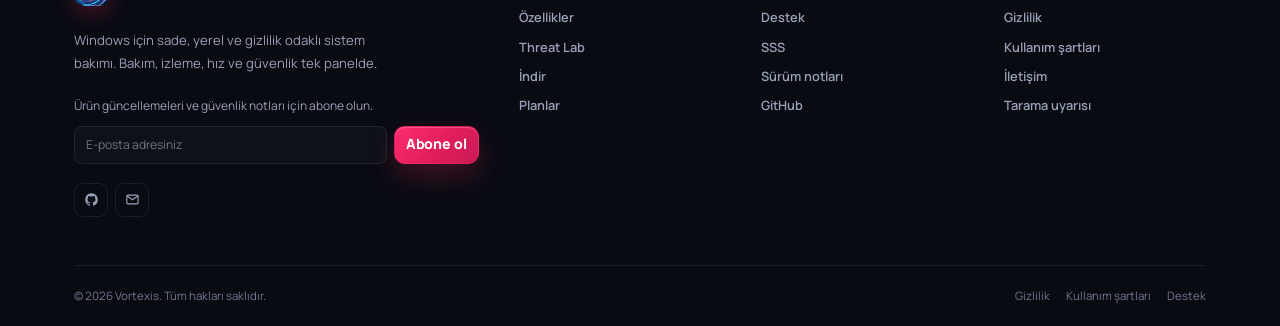
<file: pricing.html>
<!DOCTYPE html>
<html lang="tr" data-theme="dark">
<head>
  <meta charset="UTF-8">
  <meta name="viewport" content="width=device-width, initial-scale=1.0">
  <title>Planlar — Vortexis</title>
  <meta name="description" content="Vortexis Desktop şu an ücretsiz. Pro ve Kurumsal planlar geliştirme aşamasında.">
  <link rel="canonical" href="https://vortexisecure.github.io/Vortexisecure/pricing.html">
  <meta name="theme-color" content="#06070b">
  <link rel="icon" href="assets/img/favicon.ico" sizes="any">
  <link rel="icon" type="image/png" href="assets/img/logo-256.png">
  <link rel="apple-touch-icon" href="assets/img/logo-256.png">
  <link rel="manifest" href="manifest.webmanifest">
  <link rel="preconnect" href="https://fonts.googleapis.com">
  <link rel="preconnect" href="https://fonts.gstatic.com" crossorigin>
  <link href="https://fonts.googleapis.com/css2?family=Manrope:wght@400;500;600;700;800&family=Space+Grotesk:wght@500;600;700&display=swap" rel="stylesheet">
  <link rel="stylesheet" href="assets/css/style.css">
  <script>
    (function () {
      try {
        var t = localStorage.getItem("vortexis.theme");
        document.documentElement.setAttribute("data-theme", t === "light" ? "light" : "dark");
        document.documentElement.classList.add("js");
      } catch (e) {}
    })();
  </script>
</head>
<body data-page="pricing">
  <a class="sr-only" href="#main">İçeriğe geç</a>

  <header class="site-header">
    <div class="container nav-shell">
      <a class="brand" href="index.html" aria-label="Vortexis ana sayfa">
        <img class="brand-mark" src="assets/img/logo-256.png" alt="" width="36" height="36">
        <span class="brand-word">VORTEXIS</span>
        <span class="brand-badge">WEB</span>
      </a>
      <nav class="nav-links" aria-label="Ana menü">
        <a class="nav-link" data-nav="home" href="index.html">Ana Sayfa</a>
        <a class="nav-link" data-nav="features" href="features.html">Özellikler</a>
        <a class="nav-link" data-nav="scanner" href="scanner.html">Threat Lab</a>
        <a class="nav-link" data-nav="download" href="download.html">İndir</a>
        <a class="nav-link" data-nav="pricing" href="pricing.html">Planlar</a>
        <a class="nav-link" data-nav="support" href="support.html">Destek</a>
      </nav>
      <div class="nav-actions">
        <button class="icon-btn" type="button" data-search-open aria-label="Sitede ara" title="Sitede ara (Ctrl+K)">
          <svg class="icon" aria-hidden="true"><use href="assets/icons.svg#search"></use></svg>
        </button>
        <button class="icon-btn" type="button" data-theme-toggle aria-label="Açık temaya geç" title="Açık tema">
          <svg class="icon" aria-hidden="true"><use href="assets/icons.svg#sun"></use></svg>
        </button>
        <a class="btn btn--ghost nav-login" data-auth="guest" href="login.html">Giriş</a>
        <a class="btn btn--primary" data-auth="guest" href="download.html"><svg class="icon"><use href="assets/icons.svg#download"></use></svg> Ücretsiz indir</a>
        <a class="nav-user" data-auth="user" href="account.html" hidden>
          <span class="nav-avatar" data-auth-initials>V</span>
          <span data-auth-name>Hesabım</span>
        </a>
        <button class="icon-btn mobile-toggle" type="button" data-menu-toggle aria-label="Menüyü aç" aria-expanded="false" aria-controls="mobile-menu">
          <svg class="icon" aria-hidden="true"><use href="assets/icons.svg#menu"></use></svg>
        </button>
      </div>
    </div>
  </header>

  <div class="mobile-menu" id="mobile-menu">
    <div class="mobile-menu-inner">
      <nav aria-label="Mobil menü">
        <a class="mobile-link" data-nav="home" href="index.html">Ana Sayfa <svg class="icon"><use href="assets/icons.svg#chevron-right"></use></svg></a>
        <a class="mobile-link" data-nav="features" href="features.html">Özellikler <svg class="icon"><use href="assets/icons.svg#chevron-right"></use></svg></a>
        <a class="mobile-link" data-nav="scanner" href="scanner.html">Threat Lab <svg class="icon"><use href="assets/icons.svg#chevron-right"></use></svg></a>
        <a class="mobile-link" data-nav="download" href="download.html">İndir <svg class="icon"><use href="assets/icons.svg#chevron-right"></use></svg></a>
        <a class="mobile-link" data-nav="pricing" href="pricing.html">Planlar <svg class="icon"><use href="assets/icons.svg#chevron-right"></use></svg></a>
        <a class="mobile-link" data-nav="support" href="support.html">Destek <svg class="icon"><use href="assets/icons.svg#chevron-right"></use></svg></a>
      </nav>
      <div class="mobile-actions">
        <a class="btn btn--ghost" data-auth="guest" href="login.html">Giriş yap</a>
        <a class="btn btn--ghost" data-auth="guest" href="register.html">Kayıt ol</a>
        <a class="btn btn--primary" href="download.html">Ücretsiz indir</a>
        <a class="btn btn--ghost" data-auth="user" href="account.html" hidden>Hesabım</a>
        <button class="btn btn--ghost" type="button" data-auth="user" data-logout hidden>Çıkış yap</button>
      </div>
    </div>
  </div>

  <main id="main">
    <section class="page-hero">
      <div class="container">
        <div class="breadcrumb"><a href="index.html">Ana Sayfa</a><svg class="icon"><use href="assets/icons.svg#chevron-right"></use></svg><span>Planlar</span></div>
        <div class="page-hero-inner reveal">
          <span class="section-kicker">Planlar</span>
          <h1 class="page-hero-title">Şimdilik ücretsiz. <span class="text-gradient">Sonrası için net.</span></h1>
          <p class="page-hero-lead">Vortexis Desktop'ın tüm özellikleri şu an ücretsiz. Pro ve Kurumsal planlar geliştirme aşamasında; bu sayfada ödeme alınmaz.</p>
          <div class="page-hero-actions">
            <a class="btn btn--primary" href="download.html"><svg class="icon"><use href="assets/icons.svg#download"></use></svg> Ücretsiz indir</a>
            <a class="btn btn--ghost" href="support.html#contact">Erken erişim listesine katıl</a>
          </div>
        </div>
      </div>
    </section>

    <section class="section section--tight">
      <div class="container">
        <div class="pricing-grid">
          <article class="price-card price-card--featured reveal">
            <span class="price-badge badge badge--accent">Şu an ücretsiz</span>
            <span class="price-name">Desktop</span>
            <div class="price-amount"><strong>₺0</strong><span>/ sürüm</span></div>
            <p class="price-desc">Günlük bakım, izleme ve güvenlik kontrolleri için ihtiyacınız olan her şey.</p>
            <ul class="price-list">
              <li><svg class="icon"><use href="assets/icons.svg#check"></use></svg> Tek tık bakım ve akıllı profiller</li>
              <li><svg class="icon"><use href="assets/icons.svg#check"></use></svg> Canlı sistem izleme</li>
              <li><svg class="icon"><use href="assets/icons.svg#check"></use></svg> Hız testi ve geçmiş</li>
              <li><svg class="icon"><use href="assets/icons.svg#check"></use></svg> Defender durum denetimi</li>
              <li><svg class="icon"><use href="assets/icons.svg#check"></use></svg> Disk analizi</li>
              <li><svg class="icon"><use href="assets/icons.svg#check"></use></svg> TR / EN arayüz</li>
              <li><svg class="icon"><use href="assets/icons.svg#check"></use></svg> Ücretsiz güncellemeler</li>
            </ul>
            <a class="btn btn--primary" href="download.html">Ücretsiz indir</a>
          </article>

          <article class="price-card reveal" style="--delay:60ms">
            <span class="price-badge badge">Yakında</span>
            <span class="price-name">Pro</span>
            <div class="price-amount"><strong>—</strong><span>/ ay</span></div>
            <p class="price-desc">Otomasyon, çoklu cihaz ve öncelikli destek isteyen kullanıcılar için.</p>
            <ul class="price-list">
              <li><svg class="icon"><use href="assets/icons.svg#check"></use></svg> Gelişmiş bakım otomasyonu</li>
              <li><svg class="icon"><use href="assets/icons.svg#check"></use></svg> Çoklu cihaz profilleri</li>
              <li><svg class="icon"><use href="assets/icons.svg#check"></use></svg> Öncelikli destek</li>
              <li><svg class="icon"><use href="assets/icons.svg#check"></use></svg> İsteğe bağlı bulut yedekleme</li>
              <li><svg class="icon"><use href="assets/icons.svg#check"></use></svg> Gelişmiş raporlar</li>
            </ul>
            <a class="btn btn--ghost" href="support.html#contact">Haberdar ol</a>
            <p class="price-note">Fiyatlandırma henüz açıklanmadı.</p>
          </article>

          <article class="price-card reveal" style="--delay:120ms">
            <span class="price-badge badge">İletişim</span>
            <span class="price-name">Kurumsal</span>
            <div class="price-amount"><strong>Özel</strong><span>/ ekip</span></div>
            <p class="price-desc">Merkezi yönetim, toplu dağıtım ve raporlama gerektiren ekipler için.</p>
            <ul class="price-list">
              <li><svg class="icon"><use href="assets/icons.svg#check"></use></svg> Merkezi yönetim ve politika</li>
              <li><svg class="icon"><use href="assets/icons.svg#check"></use></svg> Toplu dağıtım</li>
              <li><svg class="icon"><use href="assets/icons.svg#check"></use></svg> Özel raporlama</li>
              <li><svg class="icon"><use href="assets/icons.svg#check"></use></svg> SLA ve öncelikli destek</li>
              <li><svg class="icon"><use href="assets/icons.svg#check"></use></svg> Özel entegrasyon danışmanlığı</li>
            </ul>
            <a class="btn btn--ghost" href="support.html#contact">İletişime geç</a>
            <p class="price-note">Ekip büyüklüğüne göre teklif.</p>
          </article>
        </div>
        <div class="notice" style="max-width:780px;margin:1.2rem auto 0">
          <svg class="icon"><use href="assets/icons.svg#info"></use></svg>
          <span>Şu an ödeme alınmamaktadır. Plan kapsamı ve fiyatlar geliştirme sürecinde değişebilir. Erken erişim listesine katılarak güncellemelerden haberdar olabilirsiniz.</span>
        </div>
      </div>
    </section>

    <section class="section section--alt">
      <div class="container">
        <div class="section-head is-center reveal">
          <span class="section-kicker">Karşılaştırma</span>
          <h2 class="section-title">Hangi plan size uygun?</h2>
          <p class="section-desc">Desktop bugün kullanılabilir. Pro ve Kurumsal, geri bildirimlerle şekillenecek.</p>
        </div>
        <div class="comparison-wrap reveal">
          <table class="comparison-table">
            <thead><tr><th>Özellik</th><th>Desktop</th><th>Pro</th><th>Kurumsal</th></tr></thead>
            <tbody>
              <tr><td>Tek tık bakım</td><td><span class="check-yes"><svg class="icon"><use href="assets/icons.svg#check"></use></svg></span></td><td><span class="check-yes"><svg class="icon"><use href="assets/icons.svg#check"></use></svg></span></td><td><span class="check-yes"><svg class="icon"><use href="assets/icons.svg#check"></use></svg></span></td></tr>
              <tr><td>Canlı izleme</td><td><span class="check-yes"><svg class="icon"><use href="assets/icons.svg#check"></use></svg></span></td><td><span class="check-yes"><svg class="icon"><use href="assets/icons.svg#check"></use></svg></span></td><td><span class="check-yes"><svg class="icon"><use href="assets/icons.svg#check"></use></svg></span></td></tr>
              <tr><td>Hız testi</td><td><span class="check-yes"><svg class="icon"><use href="assets/icons.svg#check"></use></svg></span></td><td><span class="check-yes"><svg class="icon"><use href="assets/icons.svg#check"></use></svg></span></td><td><span class="check-yes"><svg class="icon"><use href="assets/icons.svg#check"></use></svg></span></td></tr>
              <tr><td>Otomasyon</td><td><span class="check-no"><svg class="icon"><use href="assets/icons.svg#x"></use></svg></span></td><td><span class="check-yes"><svg class="icon"><use href="assets/icons.svg#check"></use></svg></span></td><td><span class="check-yes"><svg class="icon"><use href="assets/icons.svg#check"></use></svg></span></td></tr>
              <tr><td>Çoklu cihaz</td><td><span class="check-no"><svg class="icon"><use href="assets/icons.svg#x"></use></svg></span></td><td><span class="check-yes"><svg class="icon"><use href="assets/icons.svg#check"></use></svg></span></td><td><span class="check-yes"><svg class="icon"><use href="assets/icons.svg#check"></use></svg></span></td></tr>
              <tr><td>Merkezi yönetim</td><td><span class="check-no"><svg class="icon"><use href="assets/icons.svg#x"></use></svg></span></td><td><span class="check-no"><svg class="icon"><use href="assets/icons.svg#x"></use></svg></span></td><td><span class="check-yes"><svg class="icon"><use href="assets/icons.svg#check"></use></svg></span></td></tr>
              <tr><td>Öncelikli destek</td><td><span class="check-no"><svg class="icon"><use href="assets/icons.svg#x"></use></svg></span></td><td><span class="check-yes"><svg class="icon"><use href="assets/icons.svg#check"></use></svg></span></td><td><span class="check-yes"><svg class="icon"><use href="assets/icons.svg#check"></use></svg></span></td></tr>
              <tr><td>Özel raporlama</td><td><span class="check-no"><svg class="icon"><use href="assets/icons.svg#x"></use></svg></span></td><td><span class="check-no"><svg class="icon"><use href="assets/icons.svg#x"></use></svg></span></td><td><span class="check-yes"><svg class="icon"><use href="assets/icons.svg#check"></use></svg></span></td></tr>
            </tbody>
          </table>
        </div>
      </div>
    </section>

    <section class="section">
      <div class="container">
        <div class="section-head is-center reveal">
          <span class="section-kicker">Plan SSS</span>
          <h2 class="section-title">Ödeme ve lisans.</h2>
        </div>
        <div class="faq-list reveal">
          <div class="faq-item">
            <button class="faq-question" type="button" data-accordion aria-expanded="false">Şu an ödeme yapmam gerekiyor mu?<span class="faq-icon"><svg class="icon"><use href="assets/icons.svg#chevron-down"></use></svg></span></button>
            <div class="faq-answer" hidden>Hayır. Desktop planı ücretsizdir ve bu sayfada ödeme alınmaz. Pro ve Kurumsal planlar henüz kullanıma açılmadı.</div>
          </div>
          <div class="faq-item">
            <button class="faq-question" type="button" data-accordion aria-expanded="false">Pro ne zaman çıkacak?<span class="faq-icon"><svg class="icon"><use href="assets/icons.svg#chevron-down"></use></svg></span></button>
            <div class="faq-answer" hidden>Henüz net bir tarih yok. Erken erişim listesine katılanlara ilk duyuru yapılacak. Plan kapsamı geri bildirimlere göre şekillenecek.</div>
          </div>
          <div class="faq-item">
            <button class="faq-question" type="button" data-accordion aria-expanded="false">Kurumsalda veriler nerede tutulur?<span class="faq-icon"><svg class="icon"><use href="assets/icons.svg#chevron-down"></use></svg></span></button>
            <div class="faq-answer" hidden>Kurumsal plan tasarım aşamasındadır. Hedef, merkezi politika ve raporlamayı desteklerken yerel veri önceliğini korumaktır. Ayrıntılar yayınlandığında paylaşılacak.</div>
          </div>
          <div class="faq-item">
            <button class="faq-question" type="button" data-accordion aria-expanded="false">İade politikanız nedir?<span class="faq-icon"><svg class="icon"><use href="assets/icons.svg#chevron-down"></use></svg></span></button>
            <div class="faq-answer" hidden>Şu an ücretli plan satışı olmadığı için iade süreci bulunmuyor. Ücretli planlar yayınlandığında koşullar Kullanım Şartları sayfasında belirtilecek.</div>
          </div>
        </div>
      </div>
    </section>

    <section class="section section--tight">
      <div class="container">
        <div class="cta-banner reveal">
          <div class="cta-copy">
            <h2>Bugün ücretsiz başlayın.</h2>
            <p>Desktop planındaki tüm özellikler şu an erişilebilir. Pro ve Kurumsal için erken erişim listesine katılın.</p>
          </div>
          <div class="cta-actions">
            <a class="btn btn--primary btn--lg" href="download.html"><svg class="icon"><use href="assets/icons.svg#download"></use></svg> Ücretsiz indir</a>
            <a class="btn btn--ghost btn--lg" href="support.html#contact">Erken erişim</a>
          </div>
        </div>
      </div>
    </section>
  </main>

  <footer class="site-footer">
    <div class="container">
      <div class="footer-grid">
        <div class="footer-brand">
          <a class="brand" href="index.html" aria-label="Vortexis ana sayfa">
            <img class="brand-mark" src="assets/img/logo-256.png" alt="" width="36" height="36">
            <span class="brand-word">VORTEXIS</span>
          </a>
          <p>Windows için sade, yerel ve gizlilik odaklı sistem bakımı. Bakım, izleme, hız ve güvenlik tek panelde.</p>
          <div class="newsletter">
            <p>Ürün güncellemeleri ve güvenlik notları için abone olun.</p>
            <form class="newsletter-row" data-newsletter>
              <input type="email" name="email" placeholder="E-posta adresiniz" aria-label="E-posta adresiniz" required>
              <button class="btn btn--primary" type="submit">Abone ol</button>
            </form>
          </div>
          <div class="footer-social">
            <a href="#" data-link="github" data-external aria-label="GitHub"><svg class="icon"><use href="assets/icons.svg#github"></use></svg></a>
            <a href="mailto:vortexisecure@gmail.com" aria-label="E-posta"><svg class="icon"><use href="assets/icons.svg#mail"></use></svg></a>
          </div>
        </div>
        <div class="footer-col">
          <h4>Ürün</h4>
          <a href="features.html">Özellikler</a>
          <a href="scanner.html">Threat Lab</a>
          <a href="download.html">İndir</a>
          <a href="pricing.html">Planlar</a>
        </div>
        <div class="footer-col">
          <h4>Kaynaklar</h4>
          <a href="support.html">Destek</a>
          <a href="support.html#faq">SSS</a>
          <a href="download.html#release-notes">Sürüm notları</a>
          <a href="#" data-link="github" data-external>GitHub</a>
        </div>
        <div class="footer-col">
          <h4>Yasal</h4>
          <a href="privacy.html">Gizlilik</a>
          <a href="terms.html">Kullanım şartları</a>
          <a href="support.html#contact">İletişim</a>
          <a href="scanner.html#disclaimer">Tarama uyarısı</a>
        </div>
      </div>
      <div class="footer-bottom">
        <span>© <span data-year>2026</span> Vortexis. Tüm hakları saklıdır.</span>
        <div class="footer-legal">
          <a href="privacy.html">Gizlilik</a>
          <a href="terms.html">Kullanım şartları</a>
          <a href="support.html">Destek</a>
        </div>
      </div>
    </div>
  </footer>

  <script src="assets/js/config.js"></script>
  <script src="assets/js/auth.js"></script>
  <script src="assets/js/app.js"></script>
</body>
</html>
</file>
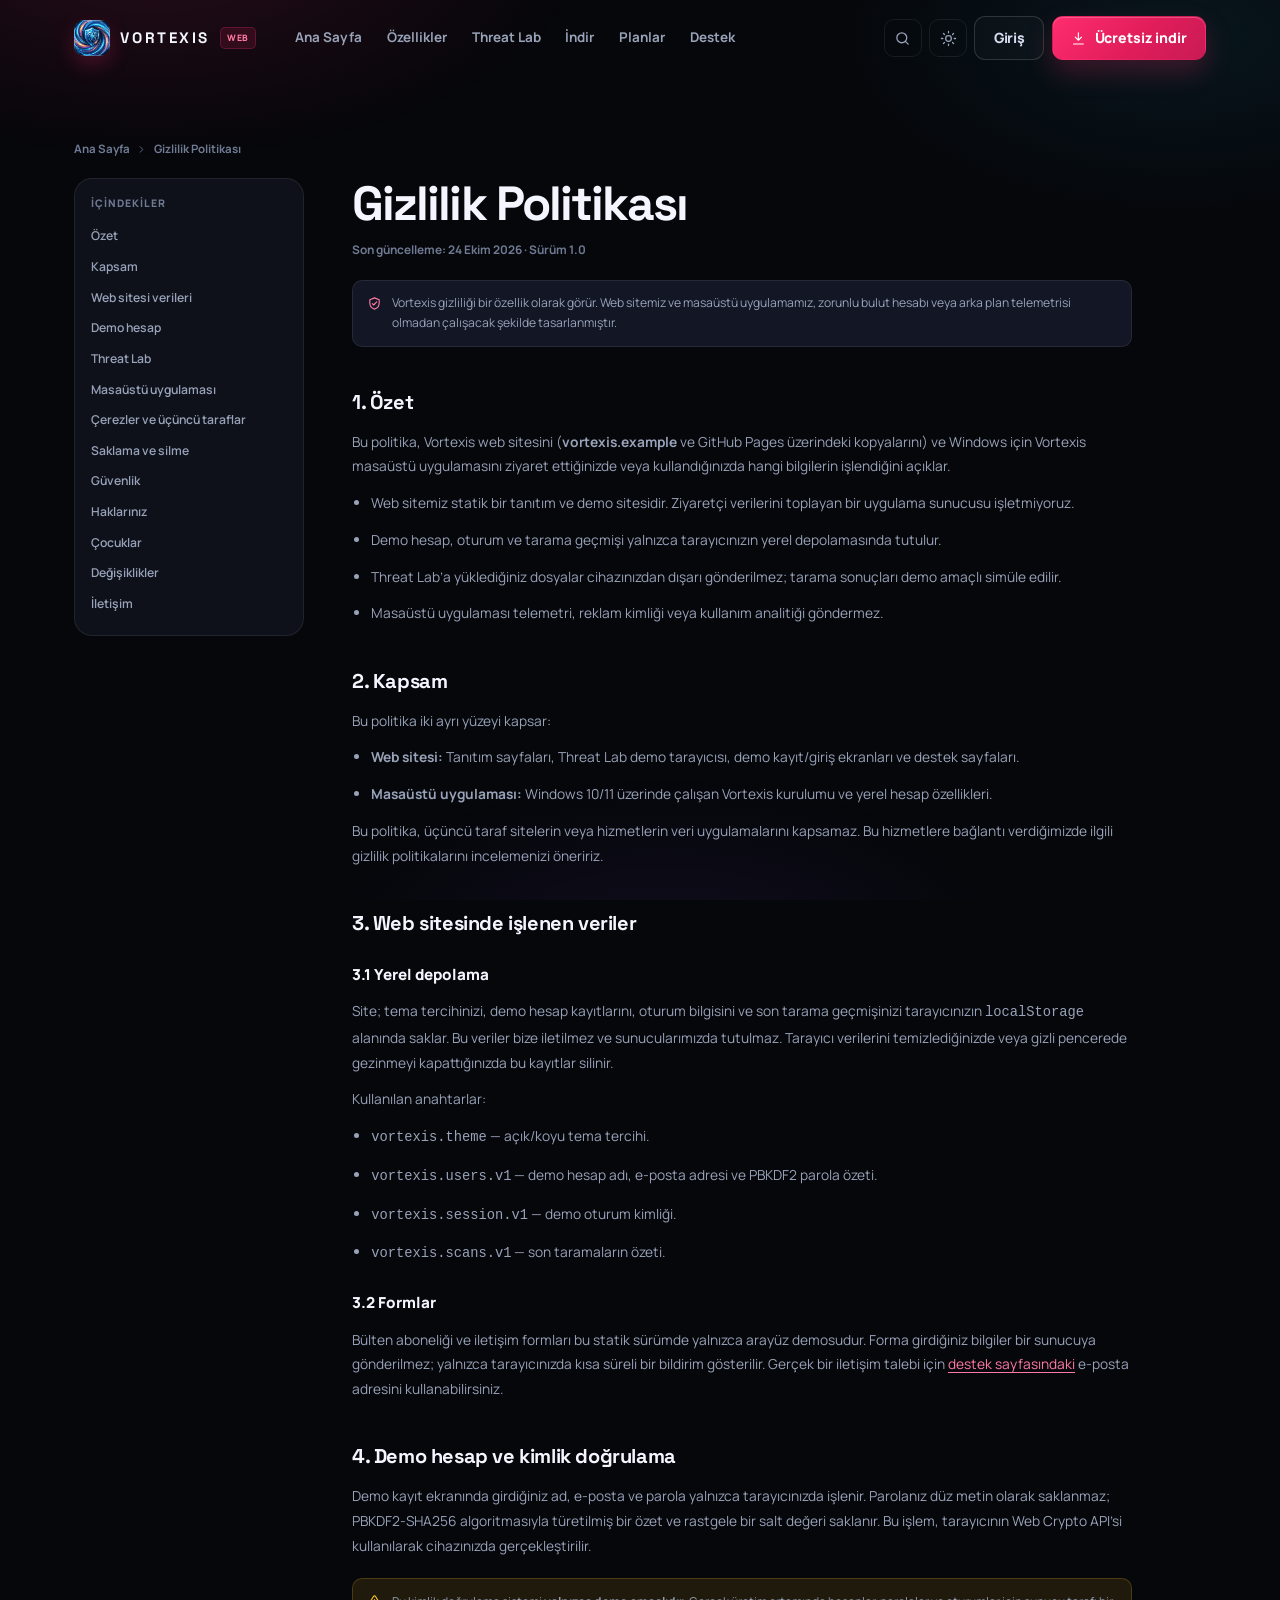
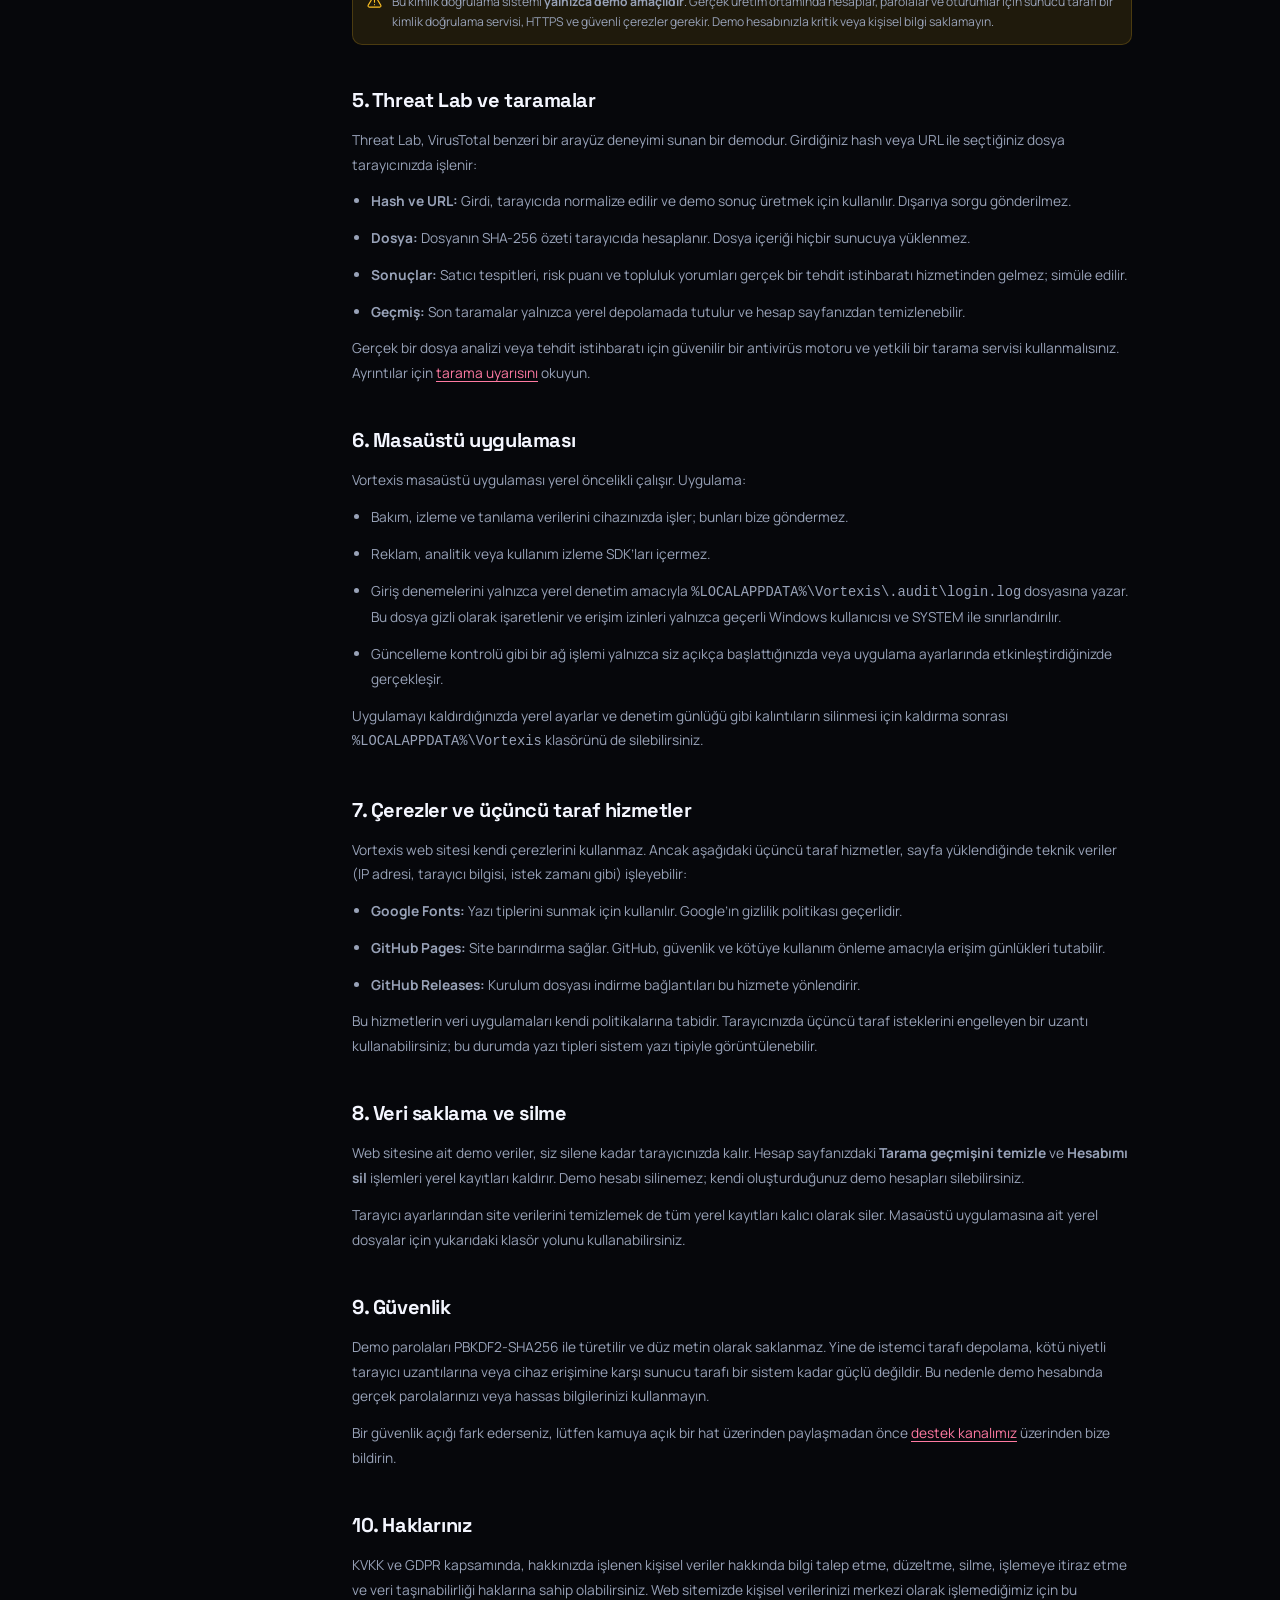
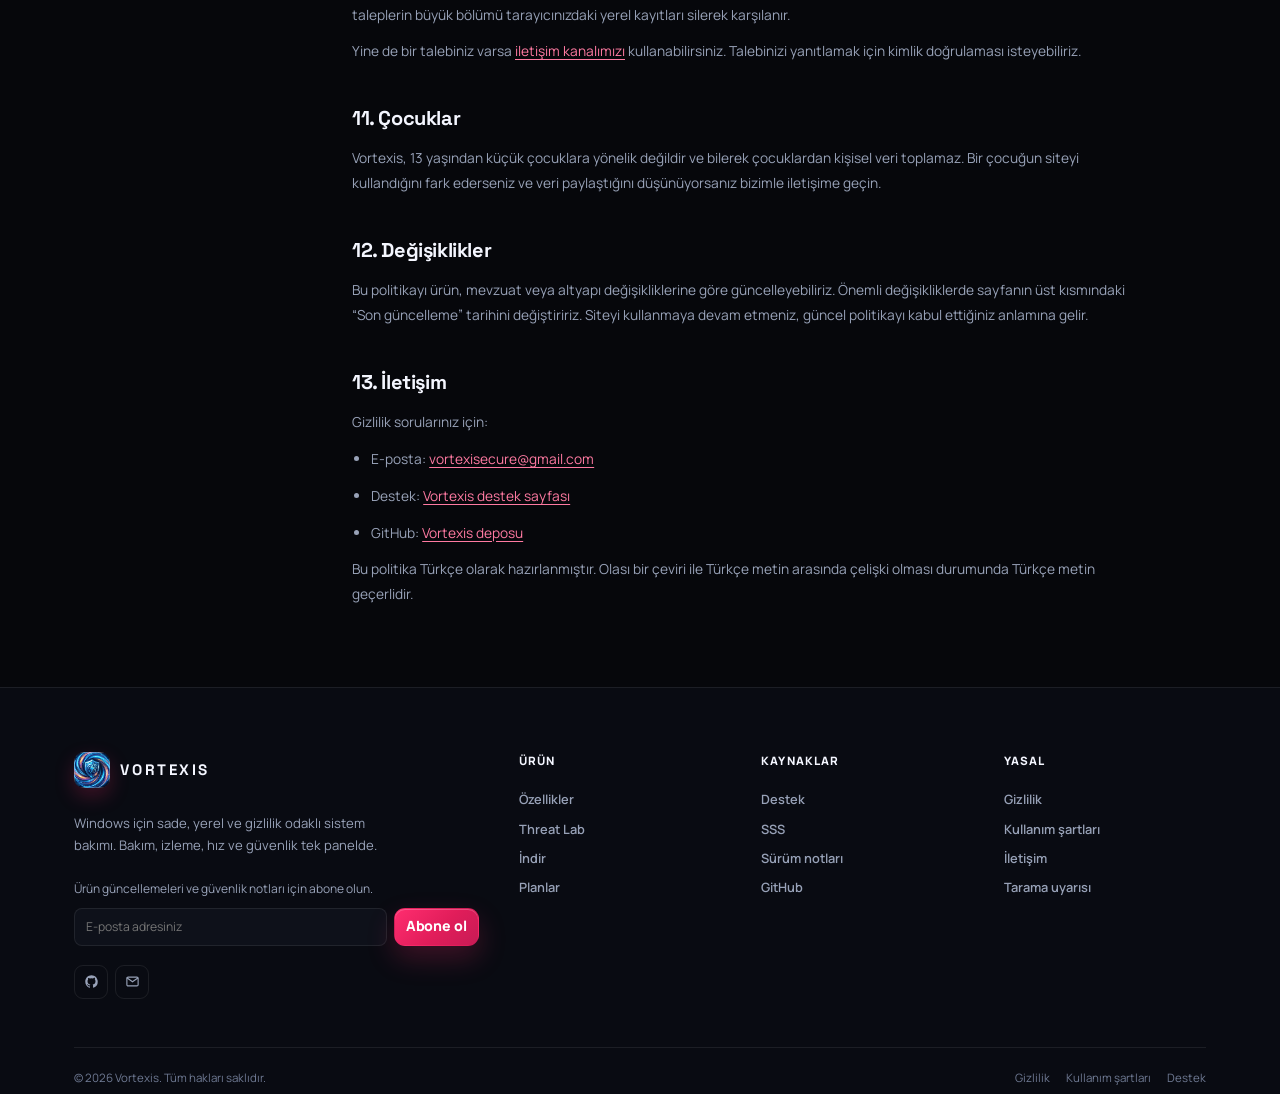
<file: privacy.html>
<!DOCTYPE html>
<html lang="tr" data-theme="dark">
<head>
  <meta charset="UTF-8">
  <meta name="viewport" content="width=device-width, initial-scale=1.0">
  <title>Gizlilik Politikası — Vortexis</title>
  <meta name="description" content="Vortexis web sitesi ve masaüstü uygulamasında verilerin nasıl işlendiğini, saklandığını ve korunduğunu öğrenin.">
  <link rel="canonical" href="https://vortexisecure.github.io/Vortexisecure/privacy.html">
  <meta name="theme-color" content="#06070b">
  <link rel="icon" href="assets/img/favicon.ico" sizes="any">
  <link rel="icon" type="image/png" href="assets/img/logo-256.png">
  <link rel="apple-touch-icon" href="assets/img/logo-256.png">
  <link rel="manifest" href="manifest.webmanifest">
  <link rel="preconnect" href="https://fonts.googleapis.com">
  <link rel="preconnect" href="https://fonts.gstatic.com" crossorigin>
  <link href="https://fonts.googleapis.com/css2?family=Manrope:wght@400;500;600;700;800&family=Space+Grotesk:wght@500;600;700&display=swap" rel="stylesheet">
  <link rel="stylesheet" href="assets/css/style.css">
  <script>
    (function () {
      try {
        var t = localStorage.getItem("vortexis.theme");
        document.documentElement.setAttribute("data-theme", t === "light" ? "light" : "dark");
        document.documentElement.classList.add("js");
      } catch (e) {}
    })();
  </script>
</head>
<body data-page="privacy">
  <a class="sr-only" href="#main">İçeriğe geç</a>

  <header class="site-header">
    <div class="container nav-shell">
      <a class="brand" href="index.html" aria-label="Vortexis ana sayfa">
        <img class="brand-mark" src="assets/img/logo-256.png" alt="" width="36" height="36">
        <span class="brand-word">VORTEXIS</span>
        <span class="brand-badge">WEB</span>
      </a>
      <nav class="nav-links" aria-label="Ana menü">
        <a class="nav-link" data-nav="home" href="index.html">Ana Sayfa</a>
        <a class="nav-link" data-nav="features" href="features.html">Özellikler</a>
        <a class="nav-link" data-nav="scanner" href="scanner.html">Threat Lab</a>
        <a class="nav-link" data-nav="download" href="download.html">İndir</a>
        <a class="nav-link" data-nav="pricing" href="pricing.html">Planlar</a>
        <a class="nav-link" data-nav="support" href="support.html">Destek</a>
      </nav>
      <div class="nav-actions">
        <button class="icon-btn" type="button" data-search-open aria-label="Sitede ara" title="Sitede ara (Ctrl+K)">
          <svg class="icon" aria-hidden="true"><use href="assets/icons.svg#search"></use></svg>
        </button>
        <button class="icon-btn" type="button" data-theme-toggle aria-label="Açık temaya geç" title="Açık tema">
          <svg class="icon" aria-hidden="true"><use href="assets/icons.svg#sun"></use></svg>
        </button>
        <a class="btn btn--ghost nav-login" data-auth="guest" href="login.html">Giriş</a>
        <a class="btn btn--primary" data-auth="guest" href="download.html"><svg class="icon"><use href="assets/icons.svg#download"></use></svg> Ücretsiz indir</a>
        <a class="nav-user" data-auth="user" href="account.html" hidden>
          <span class="nav-avatar" data-auth-initials>V</span>
          <span data-auth-name>Hesabım</span>
        </a>
        <button class="icon-btn mobile-toggle" type="button" data-menu-toggle aria-label="Menüyü aç" aria-expanded="false" aria-controls="mobile-menu">
          <svg class="icon" aria-hidden="true"><use href="assets/icons.svg#menu"></use></svg>
        </button>
      </div>
    </div>
  </header>

  <div class="mobile-menu" id="mobile-menu">
    <div class="mobile-menu-inner">
      <nav aria-label="Mobil menü">
        <a class="mobile-link" data-nav="home" href="index.html">Ana Sayfa <svg class="icon"><use href="assets/icons.svg#chevron-right"></use></svg></a>
        <a class="mobile-link" data-nav="features" href="features.html">Özellikler <svg class="icon"><use href="assets/icons.svg#chevron-right"></use></svg></a>
        <a class="mobile-link" data-nav="scanner" href="scanner.html">Threat Lab <svg class="icon"><use href="assets/icons.svg#chevron-right"></use></svg></a>
        <a class="mobile-link" data-nav="download" href="download.html">İndir <svg class="icon"><use href="assets/icons.svg#chevron-right"></use></svg></a>
        <a class="mobile-link" data-nav="pricing" href="pricing.html">Planlar <svg class="icon"><use href="assets/icons.svg#chevron-right"></use></svg></a>
        <a class="mobile-link" data-nav="support" href="support.html">Destek <svg class="icon"><use href="assets/icons.svg#chevron-right"></use></svg></a>
      </nav>
      <div class="mobile-actions">
        <a class="btn btn--ghost" data-auth="guest" href="login.html">Giriş yap</a>
        <a class="btn btn--ghost" data-auth="guest" href="register.html">Kayıt ol</a>
        <a class="btn btn--primary" href="download.html">Ücretsiz indir</a>
        <a class="btn btn--ghost" data-auth="user" href="account.html" hidden>Hesabım</a>
        <button class="btn btn--ghost" type="button" data-auth="user" data-logout hidden>Çıkış yap</button>
      </div>
    </div>
  </div>

  <main id="main" class="legal-page">
    <div class="container">
      <div class="breadcrumb"><a href="index.html">Ana Sayfa</a><svg class="icon"><use href="assets/icons.svg#chevron-right"></use></svg><span>Gizlilik Politikası</span></div>

      <div class="legal-layout">
        <aside class="legal-toc" aria-label="İçindekiler">
          <h4>İçindekiler</h4>
          <a href="#ozet">Özet</a>
          <a href="#kapsam">Kapsam</a>
          <a href="#website">Web sitesi verileri</a>
          <a href="#hesap">Demo hesap</a>
          <a href="#threat-lab">Threat Lab</a>
          <a href="#masaustu">Masaüstü uygulaması</a>
          <a href="#cerezler">Çerezler ve üçüncü taraflar</a>
          <a href="#saklama">Saklama ve silme</a>
          <a href="#guvenlik">Güvenlik</a>
          <a href="#haklar">Haklarınız</a>
          <a href="#cocuklar">Çocuklar</a>
          <a href="#degisiklikler">Değişiklikler</a>
          <a href="#iletisim">İletişim</a>
        </aside>

        <article class="legal-content">
          <h1>Gizlilik Politikası</h1>
          <p class="legal-updated">Son güncelleme: 24 Ekim 2026 · Sürüm 1.0</p>

          <div class="notice">
            <svg class="icon"><use href="assets/icons.svg#shield-check"></use></svg>
            <span>Vortexis gizliliği bir özellik olarak görür. Web sitemiz ve masaüstü uygulamamız, zorunlu bulut hesabı veya arka plan telemetrisi olmadan çalışacak şekilde tasarlanmıştır.</span>
          </div>

          <h2 id="ozet">1. Özet</h2>
          <p>Bu politika, Vortexis web sitesini (<strong>vortexis.example</strong> ve GitHub Pages üzerindeki kopyalarını) ve Windows için Vortexis masaüstü uygulamasını ziyaret ettiğinizde veya kullandığınızda hangi bilgilerin işlendiğini açıklar.</p>
          <ul>
            <li>Web sitemiz statik bir tanıtım ve demo sitesidir. Ziyaretçi verilerini toplayan bir uygulama sunucusu işletmiyoruz.</li>
            <li>Demo hesap, oturum ve tarama geçmişi yalnızca tarayıcınızın yerel depolamasında tutulur.</li>
            <li>Threat Lab’a yüklediğiniz dosyalar cihazınızdan dışarı gönderilmez; tarama sonuçları demo amaçlı simüle edilir.</li>
            <li>Masaüstü uygulaması telemetri, reklam kimliği veya kullanım analitiği göndermez.</li>
          </ul>

          <h2 id="kapsam">2. Kapsam</h2>
          <p>Bu politika iki ayrı yüzeyi kapsar:</p>
          <ul>
            <li><strong>Web sitesi:</strong> Tanıtım sayfaları, Threat Lab demo tarayıcısı, demo kayıt/giriş ekranları ve destek sayfaları.</li>
            <li><strong>Masaüstü uygulaması:</strong> Windows 10/11 üzerinde çalışan Vortexis kurulumu ve yerel hesap özellikleri.</li>
          </ul>
          <p>Bu politika, üçüncü taraf sitelerin veya hizmetlerin veri uygulamalarını kapsamaz. Bu hizmetlere bağlantı verdiğimizde ilgili gizlilik politikalarını incelemenizi öneririz.</p>

          <h2 id="website">3. Web sitesinde işlenen veriler</h2>
          <h3>3.1 Yerel depolama</h3>
          <p>Site; tema tercihinizi, demo hesap kayıtlarını, oturum bilgisini ve son tarama geçmişinizi tarayıcınızın <code>localStorage</code> alanında saklar. Bu veriler bize iletilmez ve sunucularımızda tutulmaz. Tarayıcı verilerini temizlediğinizde veya gizli pencerede gezinmeyi kapattığınızda bu kayıtlar silinir.</p>
          <p>Kullanılan anahtarlar:</p>
          <ul>
            <li><code>vortexis.theme</code> — açık/koyu tema tercihi.</li>
            <li><code>vortexis.users.v1</code> — demo hesap adı, e-posta adresi ve PBKDF2 parola özeti.</li>
            <li><code>vortexis.session.v1</code> — demo oturum kimliği.</li>
            <li><code>vortexis.scans.v1</code> — son taramaların özeti.</li>
          </ul>

          <h3>3.2 Formlar</h3>
          <p>Bülten aboneliği ve iletişim formları bu statik sürümde yalnızca arayüz demosudur. Forma girdiğiniz bilgiler bir sunucuya gönderilmez; yalnızca tarayıcınızda kısa süreli bir bildirim gösterilir. Gerçek bir iletişim talebi için <a href="support.html#contact">destek sayfasındaki</a> e-posta adresini kullanabilirsiniz.</p>

          <h2 id="hesap">4. Demo hesap ve kimlik doğrulama</h2>
          <p>Demo kayıt ekranında girdiğiniz ad, e-posta ve parola yalnızca tarayıcınızda işlenir. Parolanız düz metin olarak saklanmaz; PBKDF2-SHA256 algoritmasıyla türetilmiş bir özet ve rastgele bir salt değeri saklanır. Bu işlem, tarayıcının Web Crypto API’si kullanılarak cihazınızda gerçekleştirilir.</p>
          <div class="notice notice--warning">
            <svg class="icon"><use href="assets/icons.svg#alert-triangle"></use></svg>
            <span>Bu kimlik doğrulama sistemi <strong>yalnızca demo amaçlıdır</strong>. Gerçek üretim ortamında hesaplar, parolalar ve oturumlar için sunucu tarafı bir kimlik doğrulama servisi, HTTPS ve güvenli çerezler gerekir. Demo hesabınızla kritik veya kişisel bilgi saklamayın.</span>
          </div>

          <h2 id="threat-lab">5. Threat Lab ve taramalar</h2>
          <p>Threat Lab, VirusTotal benzeri bir arayüz deneyimi sunan bir demodur. Girdiğiniz hash veya URL ile seçtiğiniz dosya tarayıcınızda işlenir:</p>
          <ul>
            <li><strong>Hash ve URL:</strong> Girdi, tarayıcıda normalize edilir ve demo sonuç üretmek için kullanılır. Dışarıya sorgu gönderilmez.</li>
            <li><strong>Dosya:</strong> Dosyanın SHA-256 özeti tarayıcıda hesaplanır. Dosya içeriği hiçbir sunucuya yüklenmez.</li>
            <li><strong>Sonuçlar:</strong> Satıcı tespitleri, risk puanı ve topluluk yorumları gerçek bir tehdit istihbaratı hizmetinden gelmez; simüle edilir.</li>
            <li><strong>Geçmiş:</strong> Son taramalar yalnızca yerel depolamada tutulur ve hesap sayfanızdan temizlenebilir.</li>
          </ul>
          <p>Gerçek bir dosya analizi veya tehdit istihbaratı için güvenilir bir antivirüs motoru ve yetkili bir tarama servisi kullanmalısınız. Ayrıntılar için <a href="scanner.html#disclaimer">tarama uyarısını</a> okuyun.</p>

          <h2 id="masaustu">6. Masaüstü uygulaması</h2>
          <p>Vortexis masaüstü uygulaması yerel öncelikli çalışır. Uygulama:</p>
          <ul>
            <li>Bakım, izleme ve tanılama verilerini cihazınızda işler; bunları bize göndermez.</li>
            <li>Reklam, analitik veya kullanım izleme SDK’ları içermez.</li>
            <li>Giriş denemelerini yalnızca yerel denetim amacıyla <code>%LOCALAPPDATA%\Vortexis\.audit\login.log</code> dosyasına yazar. Bu dosya gizli olarak işaretlenir ve erişim izinleri yalnızca geçerli Windows kullanıcısı ve SYSTEM ile sınırlandırılır.</li>
            <li>Güncelleme kontrolü gibi bir ağ işlemi yalnızca siz açıkça başlattığınızda veya uygulama ayarlarında etkinleştirdiğinizde gerçekleşir.</li>
          </ul>
          <p>Uygulamayı kaldırdığınızda yerel ayarlar ve denetim günlüğü gibi kalıntıların silinmesi için kaldırma sonrası <code>%LOCALAPPDATA%\Vortexis</code> klasörünü de silebilirsiniz.</p>

          <h2 id="cerezler">7. Çerezler ve üçüncü taraf hizmetler</h2>
          <p>Vortexis web sitesi kendi çerezlerini kullanmaz. Ancak aşağıdaki üçüncü taraf hizmetler, sayfa yüklendiğinde teknik veriler (IP adresi, tarayıcı bilgisi, istek zamanı gibi) işleyebilir:</p>
          <ul>
            <li><strong>Google Fonts:</strong> Yazı tiplerini sunmak için kullanılır. Google’ın gizlilik politikası geçerlidir.</li>
            <li><strong>GitHub Pages:</strong> Site barındırma sağlar. GitHub, güvenlik ve kötüye kullanım önleme amacıyla erişim günlükleri tutabilir.</li>
            <li><strong>GitHub Releases:</strong> Kurulum dosyası indirme bağlantıları bu hizmete yönlendirir.</li>
          </ul>
          <p>Bu hizmetlerin veri uygulamaları kendi politikalarına tabidir. Tarayıcınızda üçüncü taraf isteklerini engelleyen bir uzantı kullanabilirsiniz; bu durumda yazı tipleri sistem yazı tipiyle görüntülenebilir.</p>

          <h2 id="saklama">8. Veri saklama ve silme</h2>
          <p>Web sitesine ait demo veriler, siz silene kadar tarayıcınızda kalır. Hesap sayfanızdaki <strong>Tarama geçmişini temizle</strong> ve <strong>Hesabımı sil</strong> işlemleri yerel kayıtları kaldırır. Demo hesabı silinemez; kendi oluşturduğunuz demo hesapları silebilirsiniz.</p>
          <p>Tarayıcı ayarlarından site verilerini temizlemek de tüm yerel kayıtları kalıcı olarak siler. Masaüstü uygulamasına ait yerel dosyalar için yukarıdaki klasör yolunu kullanabilirsiniz.</p>

          <h2 id="guvenlik">9. Güvenlik</h2>
          <p>Demo parolaları PBKDF2-SHA256 ile türetilir ve düz metin olarak saklanmaz. Yine de istemci tarafı depolama, kötü niyetli tarayıcı uzantılarına veya cihaz erişimine karşı sunucu tarafı bir sistem kadar güçlü değildir. Bu nedenle demo hesabında gerçek parolalarınızı veya hassas bilgilerinizi kullanmayın.</p>
          <p>Bir güvenlik açığı fark ederseniz, lütfen kamuya açık bir hat üzerinden paylaşmadan önce <a href="support.html#contact">destek kanalımız</a> üzerinden bize bildirin.</p>

          <h2 id="haklar">10. Haklarınız</h2>
          <p>KVKK ve GDPR kapsamında, hakkınızda işlenen kişisel veriler hakkında bilgi talep etme, düzeltme, silme, işlemeye itiraz etme ve veri taşınabilirliği haklarına sahip olabilirsiniz. Web sitemizde kişisel verilerinizi merkezi olarak işlemediğimiz için bu taleplerin büyük bölümü tarayıcınızdaki yerel kayıtları silerek karşılanır.</p>
          <p>Yine de bir talebiniz varsa <a href="support.html#contact">iletişim kanalımızı</a> kullanabilirsiniz. Talebinizi yanıtlamak için kimlik doğrulaması isteyebiliriz.</p>

          <h2 id="cocuklar">11. Çocuklar</h2>
          <p>Vortexis, 13 yaşından küçük çocuklara yönelik değildir ve bilerek çocuklardan kişisel veri toplamaz. Bir çocuğun siteyi kullandığını fark ederseniz ve veri paylaştığını düşünüyorsanız bizimle iletişime geçin.</p>

          <h2 id="degisiklikler">12. Değişiklikler</h2>
          <p>Bu politikayı ürün, mevzuat veya altyapı değişikliklerine göre güncelleyebiliriz. Önemli değişikliklerde sayfanın üst kısmındaki “Son güncelleme” tarihini değiştiririz. Siteyi kullanmaya devam etmeniz, güncel politikayı kabul ettiğiniz anlamına gelir.</p>

          <h2 id="iletisim">13. İletişim</h2>
          <p>Gizlilik sorularınız için:</p>
          <ul>
            <li>E-posta: <a href="mailto:vortexisecure@gmail.com">vortexisecure@gmail.com</a></li>
            <li>Destek: <a href="support.html#contact">Vortexis destek sayfası</a></li>
            <li>GitHub: <a href="#" data-link="github" data-external>Vortexis deposu</a></li>
          </ul>
          <p>Bu politika Türkçe olarak hazırlanmıştır. Olası bir çeviri ile Türkçe metin arasında çelişki olması durumunda Türkçe metin geçerlidir.</p>
        </article>
      </div>
    </div>
  </main>

  <footer class="site-footer">
    <div class="container">
      <div class="footer-grid">
        <div class="footer-brand">
          <a class="brand" href="index.html" aria-label="Vortexis ana sayfa">
            <img class="brand-mark" src="assets/img/logo-256.png" alt="" width="36" height="36">
            <span class="brand-word">VORTEXIS</span>
          </a>
          <p>Windows için sade, yerel ve gizlilik odaklı sistem bakımı. Bakım, izleme, hız ve güvenlik tek panelde.</p>
          <div class="newsletter">
            <p>Ürün güncellemeleri ve güvenlik notları için abone olun.</p>
            <form class="newsletter-row" data-newsletter>
              <input type="email" name="email" placeholder="E-posta adresiniz" aria-label="E-posta adresiniz" required>
              <button class="btn btn--primary" type="submit">Abone ol</button>
            </form>
          </div>
          <div class="footer-social">
            <a href="#" data-link="github" data-external aria-label="GitHub"><svg class="icon"><use href="assets/icons.svg#github"></use></svg></a>
            <a href="mailto:vortexisecure@gmail.com" aria-label="E-posta"><svg class="icon"><use href="assets/icons.svg#mail"></use></svg></a>
          </div>
        </div>
        <div class="footer-col">
          <h4>Ürün</h4>
          <a href="features.html">Özellikler</a>
          <a href="scanner.html">Threat Lab</a>
          <a href="download.html">İndir</a>
          <a href="pricing.html">Planlar</a>
        </div>
        <div class="footer-col">
          <h4>Kaynaklar</h4>
          <a href="support.html">Destek</a>
          <a href="support.html#faq">SSS</a>
          <a href="download.html#release-notes">Sürüm notları</a>
          <a href="#" data-link="github" data-external>GitHub</a>
        </div>
        <div class="footer-col">
          <h4>Yasal</h4>
          <a href="privacy.html">Gizlilik</a>
          <a href="terms.html">Kullanım şartları</a>
          <a href="support.html#contact">İletişim</a>
          <a href="scanner.html#disclaimer">Tarama uyarısı</a>
        </div>
      </div>
      <div class="footer-bottom">
        <span>© <span data-year>2026</span> Vortexis. Tüm hakları saklıdır.</span>
        <div class="footer-legal">
          <a href="privacy.html">Gizlilik</a>
          <a href="terms.html">Kullanım şartları</a>
          <a href="support.html">Destek</a>
        </div>
      </div>
    </div>
  </footer>

  <script src="assets/js/config.js"></script>
  <script src="assets/js/auth.js"></script>
  <script src="assets/js/app.js"></script>
</body>
</html>
</file>
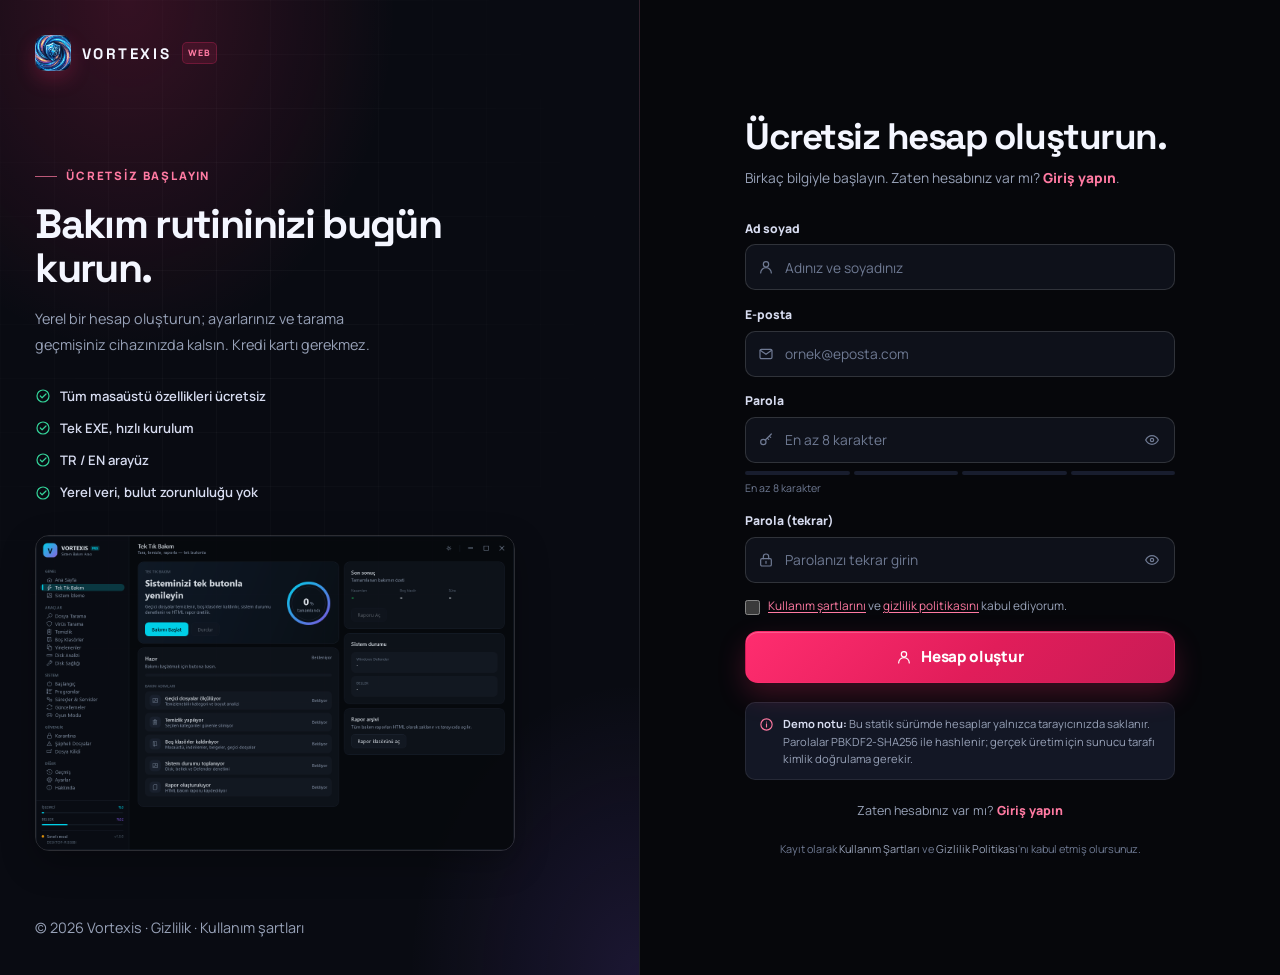
<file: register.html>
<!DOCTYPE html>
<html lang="tr" data-theme="dark">
<head>
  <meta charset="UTF-8">
  <meta name="viewport" content="width=device-width, initial-scale=1.0">
  <title>Kayıt ol — Vortexis</title>
  <meta name="description" content="Ücretsiz Vortexis hesabı oluşturun.">
  <meta name="robots" content="noindex">
  <meta name="theme-color" content="#06070b">
  <link rel="icon" href="assets/img/favicon.ico" sizes="any">
  <link rel="icon" type="image/png" href="assets/img/logo-256.png">
  <link rel="apple-touch-icon" href="assets/img/logo-256.png">
  <link rel="manifest" href="manifest.webmanifest">
  <link rel="preconnect" href="https://fonts.googleapis.com">
  <link rel="preconnect" href="https://fonts.gstatic.com" crossorigin>
  <link href="https://fonts.googleapis.com/css2?family=Manrope:wght@400;500;600;700;800&family=Space+Grotesk:wght@500;600;700&display=swap" rel="stylesheet">
  <link rel="stylesheet" href="assets/css/style.css">
  <script>
    (function () {
      try {
        var t = localStorage.getItem("vortexis.theme");
        document.documentElement.setAttribute("data-theme", t === "light" ? "light" : "dark");
        document.documentElement.classList.add("js");
      } catch (e) {}
    })();
  </script>
</head>
<body data-page="register" data-auth-page>
  <div class="auth-page">
    <aside class="auth-aside">
      <a class="brand auth-brand" href="index.html" aria-label="Vortexis ana sayfa">
        <img class="brand-mark" src="assets/img/logo-256.png" alt="" width="36" height="36">
        <span class="brand-word">VORTEXIS</span>
        <span class="brand-badge">WEB</span>
      </a>
      <div class="auth-aside-inner">
        <span class="section-kicker">Ücretsiz başlayın</span>
        <h2>Bakım rutininizi bugün kurun.</h2>
        <p>Yerel bir hesap oluşturun; ayarlarınız ve tarama geçmişiniz cihazınızda kalsın. Kredi kartı gerekmez.</p>
        <ul class="auth-feature-list">
          <li><svg class="icon"><use href="assets/icons.svg#check-circle"></use></svg> Tüm masaüstü özellikleri ücretsiz</li>
          <li><svg class="icon"><use href="assets/icons.svg#check-circle"></use></svg> Tek EXE, hızlı kurulum</li>
          <li><svg class="icon"><use href="assets/icons.svg#check-circle"></use></svg> TR / EN arayüz</li>
          <li><svg class="icon"><use href="assets/icons.svg#check-circle"></use></svg> Yerel veri, bulut zorunluluğu yok</li>
        </ul>
        <div class="auth-aside-visual">
          <img src="assets/img/oneclick-dark.png" alt="Vortexis tek tık bakım ekranı" loading="lazy">
        </div>
      </div>
      <p class="auth-note" style="text-align:left;position:relative;z-index:1">© <span data-year>2026</span> Vortexis · <a href="privacy.html" style="color:var(--muted)">Gizlilik</a> · <a href="terms.html" style="color:var(--muted)">Kullanım şartları</a></p>
    </aside>

    <main class="auth-main">
      <div class="auth-card">
        <a class="brand auth-mobile-brand" href="index.html" aria-label="Vortexis ana sayfa">
          <img class="brand-mark" src="assets/img/logo-256.png" alt="" width="36" height="36">
          <span class="brand-word">VORTEXIS</span>
        </a>
        <div class="auth-head">
          <h1>Ücretsiz hesap oluşturun.</h1>
          <p>Birkaç bilgiyle başlayın. Zaten hesabınız var mı? <a href="login.html" style="color:var(--accent-2);font-weight:800">Giriş yapın</a>.</p>
        </div>

        <form class="auth-form" data-auth-form="register" novalidate>
          <div class="auth-error" data-auth-error hidden></div>
          <div class="field">
            <label for="register-name">Ad soyad</label>
            <div class="input-wrap">
              <svg class="icon"><use href="assets/icons.svg#user"></use></svg>
              <input class="input" id="register-name" name="name" type="text" placeholder="Adınız ve soyadınız" autocomplete="name" required>
            </div>
          </div>
          <div class="field">
            <label for="register-email">E-posta</label>
            <div class="input-wrap">
              <svg class="icon"><use href="assets/icons.svg#mail"></use></svg>
              <input class="input" id="register-email" name="email" type="email" placeholder="ornek@eposta.com" autocomplete="email" required>
            </div>
          </div>
          <div class="field">
            <label for="register-password">Parola</label>
            <div class="input-wrap">
              <svg class="icon"><use href="assets/icons.svg#key"></use></svg>
              <input class="input has-toggle" id="register-password" name="password" type="password" placeholder="En az 8 karakter" autocomplete="new-password" required>
              <button class="password-toggle" type="button" data-password-toggle data-target="#register-password" aria-label="Parolayı göster">
                <svg class="icon"><use href="assets/icons.svg#eye"></use></svg>
              </button>
            </div>
            <div class="password-strength" data-strength="#register-password" data-score="0">
              <div class="strength-bars">
                <span class="strength-bar"></span><span class="strength-bar"></span><span class="strength-bar"></span><span class="strength-bar"></span>
              </div>
              <span class="strength-label" data-strength-label>En az 8 karakter</span>
            </div>
          </div>
          <div class="field">
            <label for="register-confirm">Parola (tekrar)</label>
            <div class="input-wrap">
              <svg class="icon"><use href="assets/icons.svg#lock"></use></svg>
              <input class="input has-toggle" id="register-confirm" name="confirm" type="password" placeholder="Parolanızı tekrar girin" autocomplete="new-password" required>
              <button class="password-toggle" type="button" data-password-toggle data-target="#register-confirm" aria-label="Parolayı göster">
                <svg class="icon"><use href="assets/icons.svg#eye"></use></svg>
              </button>
            </div>
          </div>
          <div class="form-row" style="align-items:flex-start">
            <label class="checkbox"><input type="checkbox" name="terms" required> <span><a href="terms.html">Kullanım şartlarını</a> ve <a href="privacy.html">gizlilik politikasını</a> kabul ediyorum.</span></label>
          </div>
          <button class="btn btn--primary btn--lg btn--block" type="submit">
            <svg class="icon"><use href="assets/icons.svg#user"></use></svg>
            Hesap oluştur
          </button>
        </form>

        <div class="demo-box">
          <svg class="icon"><use href="assets/icons.svg#info"></use></svg>
          <p><strong>Demo notu:</strong> Bu statik sürümde hesaplar yalnızca tarayıcınızda saklanır. Parolalar PBKDF2-SHA256 ile hashlenir; gerçek üretim için sunucu tarafı kimlik doğrulama gerekir.</p>
        </div>

        <p class="auth-alt">Zaten hesabınız var mı? <a href="login.html">Giriş yapın</a></p>
        <p class="auth-note">Kayıt olarak <a href="terms.html" style="color:var(--muted)">Kullanım Şartları</a> ve <a href="privacy.html" style="color:var(--muted)">Gizlilik Politikası</a>'nı kabul etmiş olursunuz.</p>
      </div>
    </main>
  </div>

  <script src="assets/js/config.js"></script>
  <script src="assets/js/auth.js"></script>
  <script src="assets/js/app.js"></script>
</body>
</html>
</file>
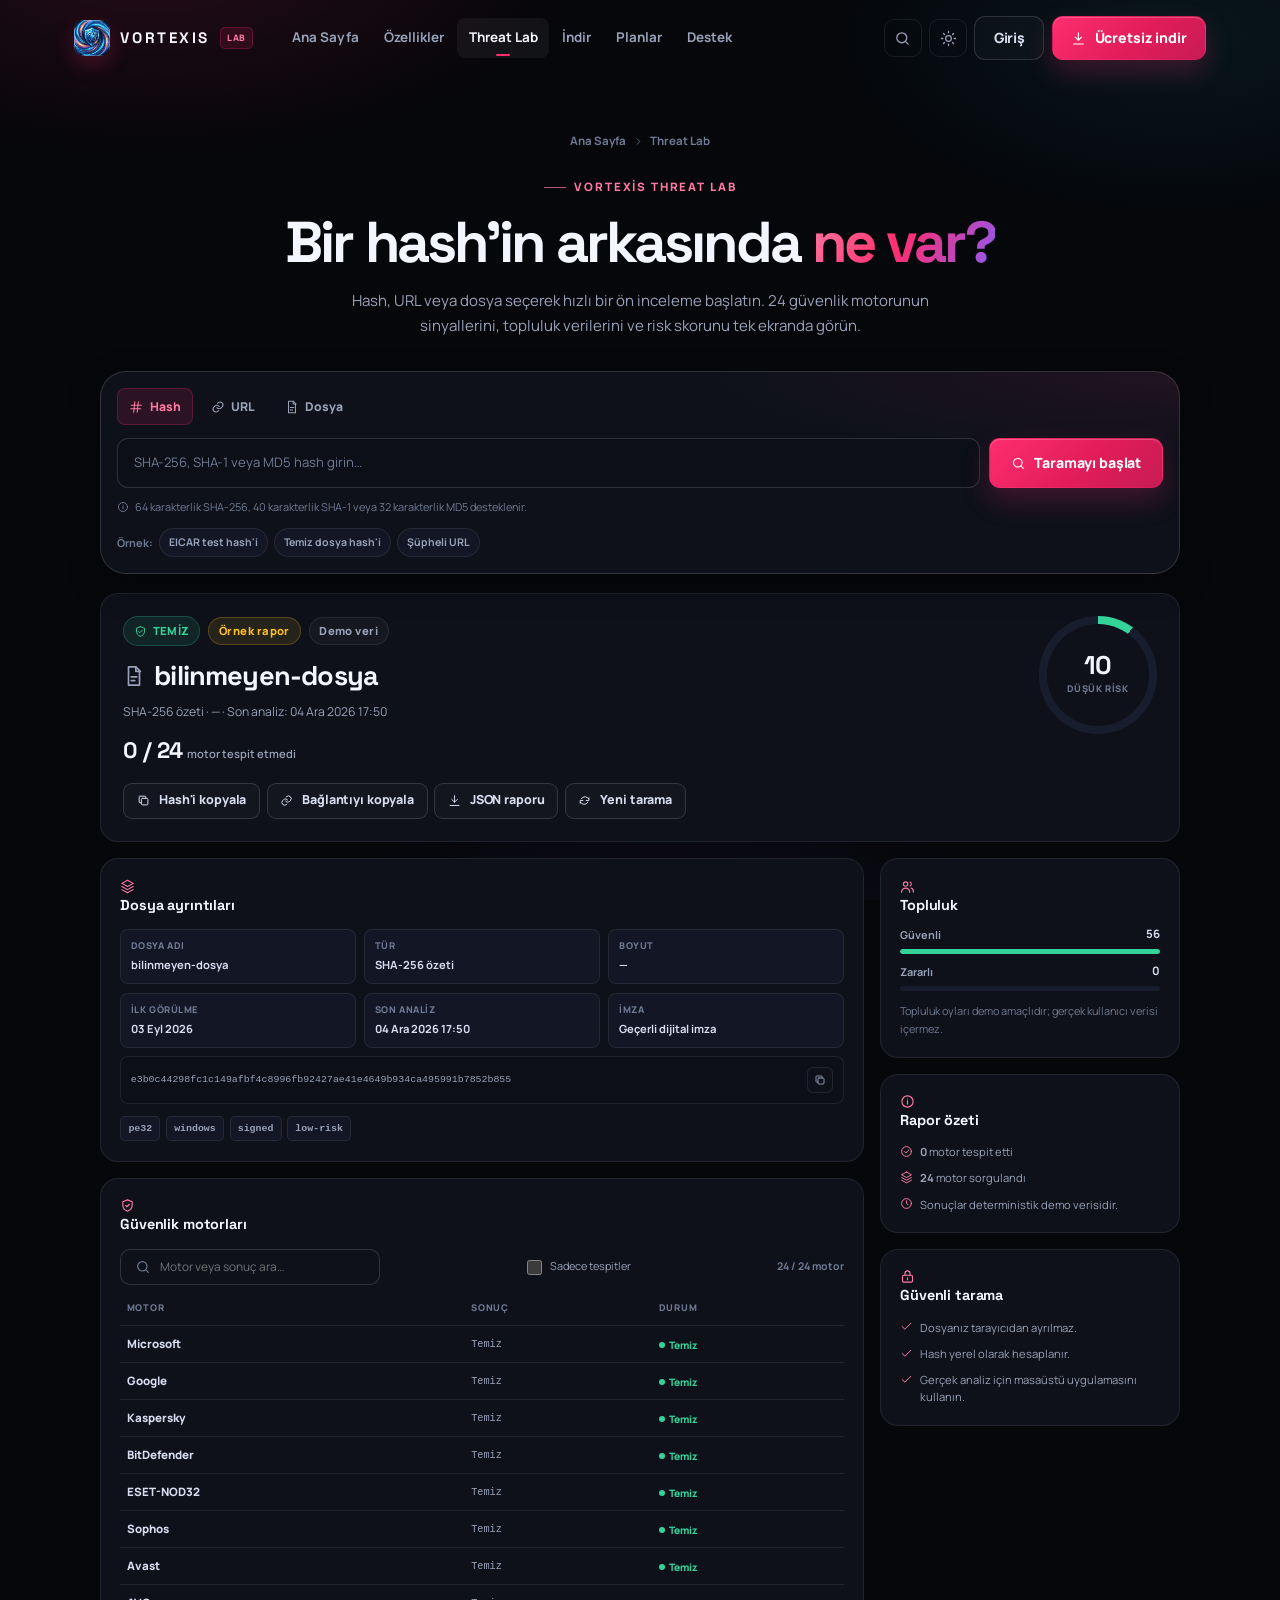
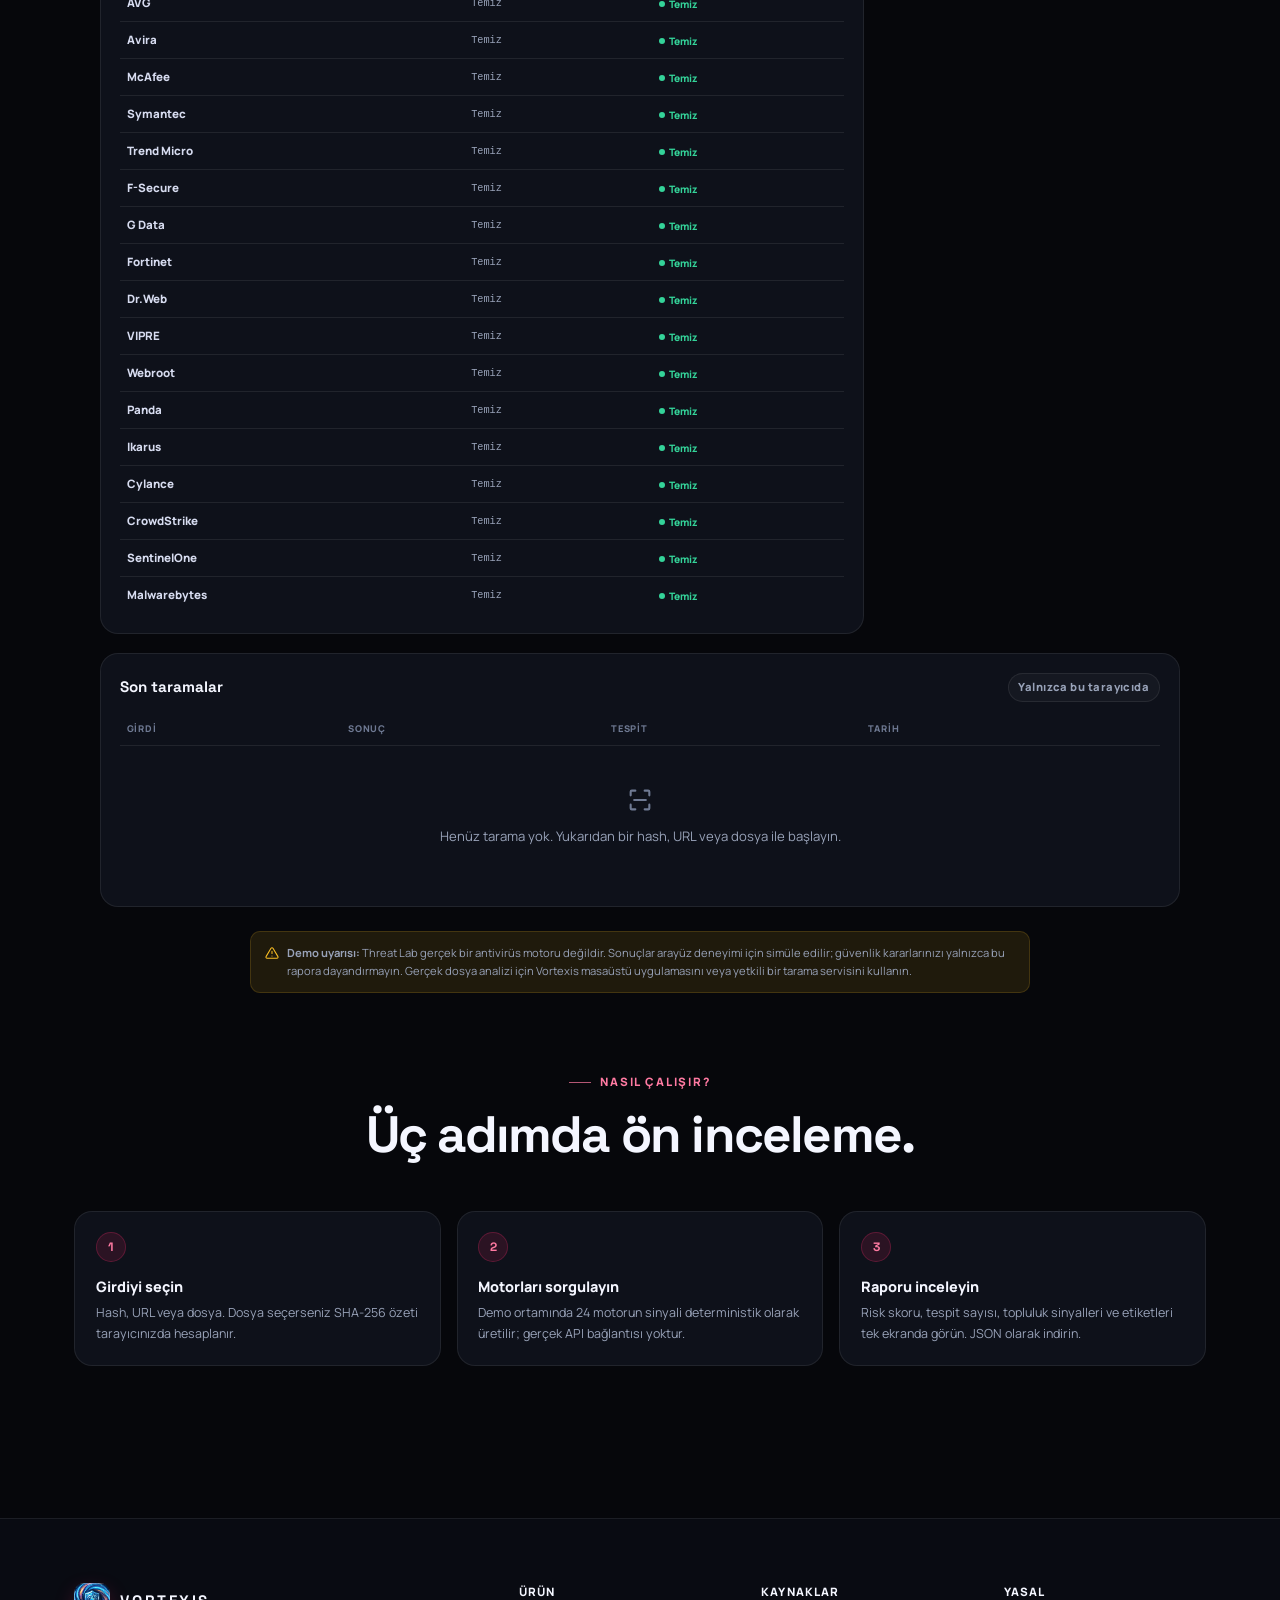
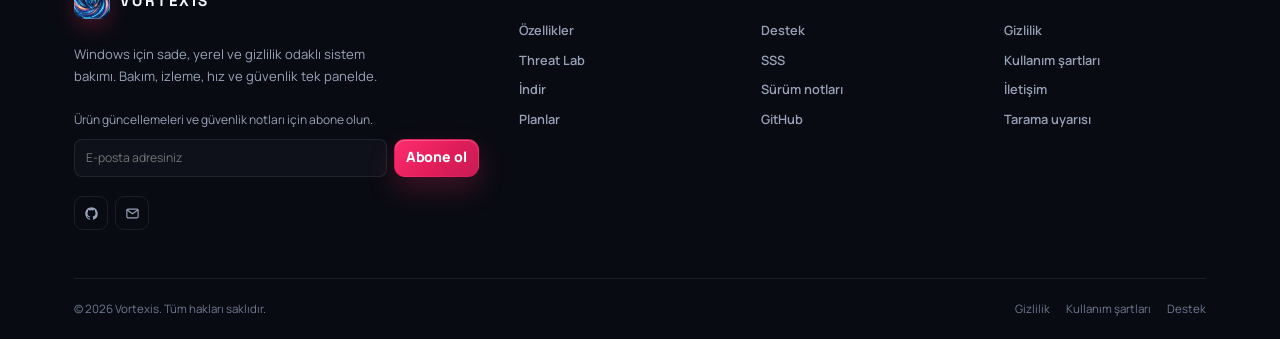
<file: scanner.html>
<!DOCTYPE html>
<html lang="tr" data-theme="dark">
<head>
  <meta charset="UTF-8">
  <meta name="viewport" content="width=device-width, initial-scale=1.0">
  <title>Threat Lab — Vortexis</title>
  <meta name="description" content="Hash, URL veya dosya adıyla hızlı ön inceleme. 24 güvenlik motoru, topluluk sinyalleri ve risk skoru tek ekranda.">
  <link rel="canonical" href="https://vortexisecure.github.io/Vortexisecure/scanner.html">
  <meta name="theme-color" content="#06070b">
  <link rel="icon" href="assets/img/favicon.ico" sizes="any">
  <link rel="icon" type="image/png" href="assets/img/logo-256.png">
  <link rel="apple-touch-icon" href="assets/img/logo-256.png">
  <link rel="manifest" href="manifest.webmanifest">
  <link rel="preconnect" href="https://fonts.googleapis.com">
  <link rel="preconnect" href="https://fonts.gstatic.com" crossorigin>
  <link href="https://fonts.googleapis.com/css2?family=Manrope:wght@400;500;600;700;800&family=Space+Grotesk:wght@500;600;700&display=swap" rel="stylesheet">
  <link rel="stylesheet" href="assets/css/style.css">
  <script>
    (function () {
      try {
        var t = localStorage.getItem("vortexis.theme");
        document.documentElement.setAttribute("data-theme", t === "light" ? "light" : "dark");
        document.documentElement.classList.add("js");
      } catch (e) {}
    })();
  </script>
</head>
<body data-page="scanner">
  <a class="sr-only" href="#main">İçeriğe geç</a>

  <header class="site-header">
    <div class="container nav-shell">
      <a class="brand" href="index.html" aria-label="Vortexis ana sayfa">
        <img class="brand-mark" src="assets/img/logo-256.png" alt="" width="36" height="36">
        <span class="brand-word">VORTEXIS</span>
        <span class="brand-badge">LAB</span>
      </a>
      <nav class="nav-links" aria-label="Ana menü">
        <a class="nav-link" data-nav="home" href="index.html">Ana Sayfa</a>
        <a class="nav-link" data-nav="features" href="features.html">Özellikler</a>
        <a class="nav-link" data-nav="scanner" href="scanner.html">Threat Lab</a>
        <a class="nav-link" data-nav="download" href="download.html">İndir</a>
        <a class="nav-link" data-nav="pricing" href="pricing.html">Planlar</a>
        <a class="nav-link" data-nav="support" href="support.html">Destek</a>
      </nav>
      <div class="nav-actions">
        <button class="icon-btn" type="button" data-search-open aria-label="Sitede ara" title="Sitede ara (Ctrl+K)">
          <svg class="icon" aria-hidden="true"><use href="assets/icons.svg#search"></use></svg>
        </button>
        <button class="icon-btn" type="button" data-theme-toggle aria-label="Açık temaya geç" title="Açık tema">
          <svg class="icon" aria-hidden="true"><use href="assets/icons.svg#sun"></use></svg>
        </button>
        <a class="btn btn--ghost nav-login" data-auth="guest" href="login.html">Giriş</a>
        <a class="btn btn--primary" data-auth="guest" href="download.html"><svg class="icon"><use href="assets/icons.svg#download"></use></svg> Ücretsiz indir</a>
        <a class="nav-user" data-auth="user" href="account.html" hidden>
          <span class="nav-avatar" data-auth-initials>V</span>
          <span data-auth-name>Hesabım</span>
        </a>
        <button class="icon-btn mobile-toggle" type="button" data-menu-toggle aria-label="Menüyü aç" aria-expanded="false" aria-controls="mobile-menu">
          <svg class="icon" aria-hidden="true"><use href="assets/icons.svg#menu"></use></svg>
        </button>
      </div>
    </div>
  </header>

  <div class="mobile-menu" id="mobile-menu">
    <div class="mobile-menu-inner">
      <nav aria-label="Mobil menü">
        <a class="mobile-link" data-nav="home" href="index.html">Ana Sayfa <svg class="icon"><use href="assets/icons.svg#chevron-right"></use></svg></a>
        <a class="mobile-link" data-nav="features" href="features.html">Özellikler <svg class="icon"><use href="assets/icons.svg#chevron-right"></use></svg></a>
        <a class="mobile-link" data-nav="scanner" href="scanner.html">Threat Lab <svg class="icon"><use href="assets/icons.svg#chevron-right"></use></svg></a>
        <a class="mobile-link" data-nav="download" href="download.html">İndir <svg class="icon"><use href="assets/icons.svg#chevron-right"></use></svg></a>
        <a class="mobile-link" data-nav="pricing" href="pricing.html">Planlar <svg class="icon"><use href="assets/icons.svg#chevron-right"></use></svg></a>
        <a class="mobile-link" data-nav="support" href="support.html">Destek <svg class="icon"><use href="assets/icons.svg#chevron-right"></use></svg></a>
      </nav>
      <div class="mobile-actions">
        <a class="btn btn--ghost" data-auth="guest" href="login.html">Giriş yap</a>
        <a class="btn btn--ghost" data-auth="guest" href="register.html">Kayıt ol</a>
        <a class="btn btn--primary" href="download.html">Ücretsiz indir</a>
        <a class="btn btn--ghost" data-auth="user" href="account.html" hidden>Hesabım</a>
        <button class="btn btn--ghost" type="button" data-auth="user" data-logout hidden>Çıkış yap</button>
      </div>
    </div>
  </div>

  <main id="main" class="scanner-page">
    <div class="container">
      <div class="scanner-hero reveal">
        <div class="breadcrumb" style="justify-content:center"><a href="index.html">Ana Sayfa</a><svg class="icon"><use href="assets/icons.svg#chevron-right"></use></svg><span>Threat Lab</span></div>
        <span class="section-kicker" style="justify-content:center">Vortexis Threat Lab</span>
        <h1>Bir hash'in arkasında <span class="text-gradient">ne var?</span></h1>
        <p>Hash, URL veya dosya seçerek hızlı bir ön inceleme başlatın. 24 güvenlik motorunun sinyallerini, topluluk verilerini ve risk skorunu tek ekranda görün.</p>
      </div>

      <div data-scanner-app>
        <div class="scanner-shell">
          <div class="scan-box reveal">
            <form data-scan-form>
              <div class="scan-tabs" role="tablist" aria-label="Tarama türü">
                <button class="scan-tab is-active" type="button" data-scan-type="hash" role="tab" aria-selected="true">
                  <svg class="icon"><use href="assets/icons.svg#hash"></use></svg> Hash
                </button>
                <button class="scan-tab" type="button" data-scan-type="url" role="tab" aria-selected="false">
                  <svg class="icon"><use href="assets/icons.svg#link"></use></svg> URL
                </button>
                <button class="scan-tab" type="button" data-scan-type="file" role="tab" aria-selected="false">
                  <svg class="icon"><use href="assets/icons.svg#file"></use></svg> Dosya
                </button>
              </div>

              <div class="drop-zone" data-drop-zone tabindex="0" role="button" aria-label="Dosya seçmek için tıklayın veya sürükleyip bırakın" hidden>
                <span class="drop-zone-icon"><svg class="icon"><use href="assets/icons.svg#file"></use></svg></span>
                <strong>Dosyayı buraya sürükleyin</strong>
                <small>veya seçmek için tıklayın · en fazla 100 MB</small>
                <span class="file-name" data-file-name>Henüz dosya seçilmedi</span>
                <input type="file" data-file-input class="sr-only" aria-label="Taranacak dosya">
              </div>

              <div class="scan-input-row" data-input-row>
                <label class="sr-only" for="scan-input" data-scan-label>Hash veya URL</label>
                <input id="scan-input" class="scan-input" type="text" data-scan-input placeholder="SHA-256, SHA-1 veya MD5 hash girin…" autocomplete="off" spellcheck="false">
                <button class="btn btn--primary" type="submit" data-scan-submit>
                  <svg class="icon"><use href="assets/icons.svg#search"></use></svg>
                  Taramayı başlat
                </button>
              </div>

              <p class="scan-hint"><svg class="icon"><use href="assets/icons.svg#info"></use></svg><span data-scan-hint>64 karakterlik SHA-256, 40 karakterlik SHA-1 veya 32 karakterlik MD5 desteklenir.</span></p>
              <div class="sample-chips">
                <span>Örnek:</span>
                <button class="sample-chip" type="button" data-sample data-type="hash" data-query="275a021bbfb6489e54d471899f7db9d1663fc695ec2fe2a2c4538aabf651fd0f">EICAR test hash'i</button>
                <button class="sample-chip" type="button" data-sample data-type="hash" data-query="e3b0c44298fc1c149afbf4c8996fb92427ae41e4649b934ca495991b7852b855">Temiz dosya hash'i</button>
                <button class="sample-chip" type="button" data-sample data-type="url" data-query="http://free-robux-generator.example">Şüpheli URL</button>
              </div>
            </form>

            <div class="scan-progress" data-scan-progress hidden>
              <div class="progress-head">
                <span class="progress-label" data-progress-label>Hazırlanıyor…</span>
                <span class="progress-pct">demo</span>
              </div>
              <div class="progress-track"><div class="progress-bar" data-progress-bar></div></div>
              <ol class="progress-steps" data-progress-steps></ol>
            </div>
          </div>

          <div class="scan-result" data-scan-result hidden>
            <div class="result-head">
              <div class="result-title-wrap">
                <div class="result-eyebrow">
                  <span class="verdict-badge verdict-badge--clean" data-result-verdict><svg class="icon"><use href="assets/icons.svg#shield-check"></use></svg><span>Temiz</span></span>
                  <span class="badge badge--amber" data-sample-badge hidden>Örnek rapor</span>
                  <span class="badge">Demo veri</span>
                </div>
                <h2 class="result-title"><svg class="icon"><use href="assets/icons.svg#file"></use></svg><span data-result-name>bilinmeyen-dosya</span></h2>
                <p class="result-sub"><span data-result-type>SHA-256 özeti</span> · <span data-result-size>—</span> · Son analiz: <span data-result-last>—</span></p>
                <div class="result-ratio"><strong data-result-ratio>0 / 24</strong><span data-result-ratio-label>motor tespit etmedi</span></div>
                <div class="result-actions">
                  <button class="btn btn--sm btn--ghost" type="button" data-copy-result><svg class="icon"><use href="assets/icons.svg#copy"></use></svg> Hash'i kopyala</button>
                  <button class="btn btn--sm btn--ghost" type="button" data-share-result><svg class="icon"><use href="assets/icons.svg#link"></use></svg> Bağlantıyı kopyala</button>
                  <button class="btn btn--sm btn--ghost" type="button" data-download-report><svg class="icon"><use href="assets/icons.svg#download"></use></svg> JSON raporu</button>
                  <button class="btn btn--sm btn--ghost" type="button" data-new-scan><svg class="icon"><use href="assets/icons.svg#refresh"></use></svg> Yeni tarama</button>
                </div>
              </div>
              <div class="risk-gauge" data-risk-gauge style="--score:6;--gauge-color:var(--green)">
                <div class="risk-gauge-inner"><strong data-risk-score>6</strong><span data-risk-label>Düşük risk</span></div>
              </div>
            </div>

            <div class="result-grid">
              <div class="result-main">
                <section class="result-card">
                  <h3><svg class="icon"><use href="assets/icons.svg#layers"></use></svg> Dosya ayrıntıları</h3>
                  <div class="meta-grid">
                    <div class="meta-item"><span class="meta-label">Dosya adı</span><span class="meta-value" data-result-name>bilinmeyen-dosya</span></div>
                    <div class="meta-item"><span class="meta-label">Tür</span><span class="meta-value" data-result-type>SHA-256 özeti</span></div>
                    <div class="meta-item"><span class="meta-label">Boyut</span><span class="meta-value" data-result-size>—</span></div>
                    <div class="meta-item"><span class="meta-label">İlk görülme</span><span class="meta-value" data-result-first>—</span></div>
                    <div class="meta-item"><span class="meta-label">Son analiz</span><span class="meta-value" data-result-last>—</span></div>
                    <div class="meta-item"><span class="meta-label">İmza</span><span class="meta-value" data-result-signature>—</span></div>
                  </div>
                  <div class="hash-value"><code data-result-hash>—</code><button type="button" data-copy-result aria-label="Hash'i kopyala"><svg class="icon"><use href="assets/icons.svg#copy"></use></svg></button></div>
                  <div class="tags" data-result-tags></div>
                </section>

                <section class="result-card">
                  <h3><svg class="icon"><use href="assets/icons.svg#shield"></use></svg> Güvenlik motorları</h3>
                  <div class="vendor-toolbar">
                    <div class="faq-search">
                      <svg class="icon"><use href="assets/icons.svg#search"></use></svg>
                      <input type="search" data-vendor-search placeholder="Motor veya sonuç ara…" aria-label="Motor veya sonuç ara">
                    </div>
                    <label class="checkbox"><input type="checkbox" data-only-detections> Sadece tespitler</label>
                    <span class="vendor-count"><span data-visible-vendors>24 / 24</span> motor</span>
                  </div>
                  <div class="vendor-table-wrap">
                    <table class="vendor-table">
                      <thead><tr><th>Motor</th><th>Sonuç</th><th>Durum</th></tr></thead>
                      <tbody data-vendor-body></tbody>
                    </table>
                  </div>
                </section>
              </div>

              <aside class="result-side">
                <section class="side-card">
                  <h3><svg class="icon"><use href="assets/icons.svg#users"></use></svg> Topluluk</h3>
                  <div data-community></div>
                  <p class="auth-note" style="text-align:left;margin-top:0.7rem">Topluluk oyları demo amaçlıdır; gerçek kullanıcı verisi içermez.</p>
                </section>
                <section class="side-card">
                  <h3><svg class="icon"><use href="assets/icons.svg#info"></use></svg> Rapor özeti</h3>
                  <ul class="side-list">
                    <li><svg class="icon"><use href="assets/icons.svg#check-circle"></use></svg><span><strong data-detection-count>0</strong> motor tespit etti</span></li>
                    <li><svg class="icon"><use href="assets/icons.svg#layers"></use></svg><span><strong data-vendor-count>24</strong> motor sorgulandı</span></li>
                    <li><svg class="icon"><use href="assets/icons.svg#clock"></use></svg><span>Sonuçlar deterministik demo verisidir.</span></li>
                  </ul>
                </section>
                <section class="side-card">
                  <h3><svg class="icon"><use href="assets/icons.svg#lock"></use></svg> Güvenli tarama</h3>
                  <ul class="side-list">
                    <li><svg class="icon"><use href="assets/icons.svg#check"></use></svg><span>Dosyanız tarayıcıdan ayrılmaz.</span></li>
                    <li><svg class="icon"><use href="assets/icons.svg#check"></use></svg><span>Hash yerel olarak hesaplanır.</span></li>
                    <li><svg class="icon"><use href="assets/icons.svg#check"></use></svg><span>Gerçek analiz için masaüstü uygulamasını kullanın.</span></li>
                  </ul>
                </section>
              </aside>
            </div>
          </div>
        </div>

        <div class="recent-scans reveal">
          <div class="recent-scans-head">
            <h2>Son taramalar</h2>
            <span class="badge">Yalnızca bu tarayıcıda</span>
          </div>
          <div class="recent-table-wrap">
            <table class="recent-table">
              <thead><tr><th>Girdi</th><th>Sonuç</th><th>Tespit</th><th>Tarih</th><th></th></tr></thead>
              <tbody data-recent-body></tbody>
            </table>
            <div class="account-empty" data-recent-empty>
              <svg class="icon"><use href="assets/icons.svg#scan"></use></svg>
              Henüz tarama yok. Yukarıdan bir hash, URL veya dosya ile başlayın.
            </div>
          </div>
        </div>

        <div class="scanner-note" id="disclaimer">
          <svg class="icon"><use href="assets/icons.svg#alert-triangle"></use></svg>
          <span><strong>Demo uyarısı:</strong> Threat Lab gerçek bir antivirüs motoru değildir. Sonuçlar arayüz deneyimi için simüle edilir; güvenlik kararlarınızı yalnızca bu rapora dayandırmayın. Gerçek dosya analizi için Vortexis masaüstü uygulamasını veya yetkili bir tarama servisini kullanın.</span>
        </div>
      </div>
    </div>

    <section class="section section--tight">
      <div class="container">
        <div class="section-head is-center reveal">
          <span class="section-kicker">Nasıl çalışır?</span>
          <h2 class="section-title">Üç adımda ön inceleme.</h2>
        </div>
        <div class="steps">
          <div class="step reveal">
            <span class="step-num">1</span>
            <h3>Girdiyi seçin</h3>
            <p>Hash, URL veya dosya. Dosya seçerseniz SHA-256 özeti tarayıcınızda hesaplanır.</p>
          </div>
          <div class="step reveal" style="--delay:60ms">
            <span class="step-num">2</span>
            <h3>Motorları sorgulayın</h3>
            <p>Demo ortamında 24 motorun sinyali deterministik olarak üretilir; gerçek API bağlantısı yoktur.</p>
          </div>
          <div class="step reveal" style="--delay:120ms">
            <span class="step-num">3</span>
            <h3>Raporu inceleyin</h3>
            <p>Risk skoru, tespit sayısı, topluluk sinyalleri ve etiketleri tek ekranda görün. JSON olarak indirin.</p>
          </div>
        </div>
      </div>
    </section>
  </main>

  <footer class="site-footer">
    <div class="container">
      <div class="footer-grid">
        <div class="footer-brand">
          <a class="brand" href="index.html" aria-label="Vortexis ana sayfa">
            <img class="brand-mark" src="assets/img/logo-256.png" alt="" width="36" height="36">
            <span class="brand-word">VORTEXIS</span>
          </a>
          <p>Windows için sade, yerel ve gizlilik odaklı sistem bakımı. Bakım, izleme, hız ve güvenlik tek panelde.</p>
          <div class="newsletter">
            <p>Ürün güncellemeleri ve güvenlik notları için abone olun.</p>
            <form class="newsletter-row" data-newsletter>
              <input type="email" name="email" placeholder="E-posta adresiniz" aria-label="E-posta adresiniz" required>
              <button class="btn btn--primary" type="submit">Abone ol</button>
            </form>
          </div>
          <div class="footer-social">
            <a href="#" data-link="github" data-external aria-label="GitHub"><svg class="icon"><use href="assets/icons.svg#github"></use></svg></a>
            <a href="mailto:vortexisecure@gmail.com" aria-label="E-posta"><svg class="icon"><use href="assets/icons.svg#mail"></use></svg></a>
          </div>
        </div>
        <div class="footer-col">
          <h4>Ürün</h4>
          <a href="features.html">Özellikler</a>
          <a href="scanner.html">Threat Lab</a>
          <a href="download.html">İndir</a>
          <a href="pricing.html">Planlar</a>
        </div>
        <div class="footer-col">
          <h4>Kaynaklar</h4>
          <a href="support.html">Destek</a>
          <a href="support.html#faq">SSS</a>
          <a href="download.html#release-notes">Sürüm notları</a>
          <a href="#" data-link="github" data-external>GitHub</a>
        </div>
        <div class="footer-col">
          <h4>Yasal</h4>
          <a href="privacy.html">Gizlilik</a>
          <a href="terms.html">Kullanım şartları</a>
          <a href="support.html#contact">İletişim</a>
          <a href="scanner.html#disclaimer">Tarama uyarısı</a>
        </div>
      </div>
      <div class="footer-bottom">
        <span>© <span data-year>2026</span> Vortexis. Tüm hakları saklıdır.</span>
        <div class="footer-legal">
          <a href="privacy.html">Gizlilik</a>
          <a href="terms.html">Kullanım şartları</a>
          <a href="support.html">Destek</a>
        </div>
      </div>
    </div>
  </footer>

  <script src="assets/js/config.js"></script>
  <script src="assets/js/auth.js"></script>
  <script src="assets/js/app.js"></script>
  <script src="assets/js/scanner.js"></script>
</body>
</html>
</file>
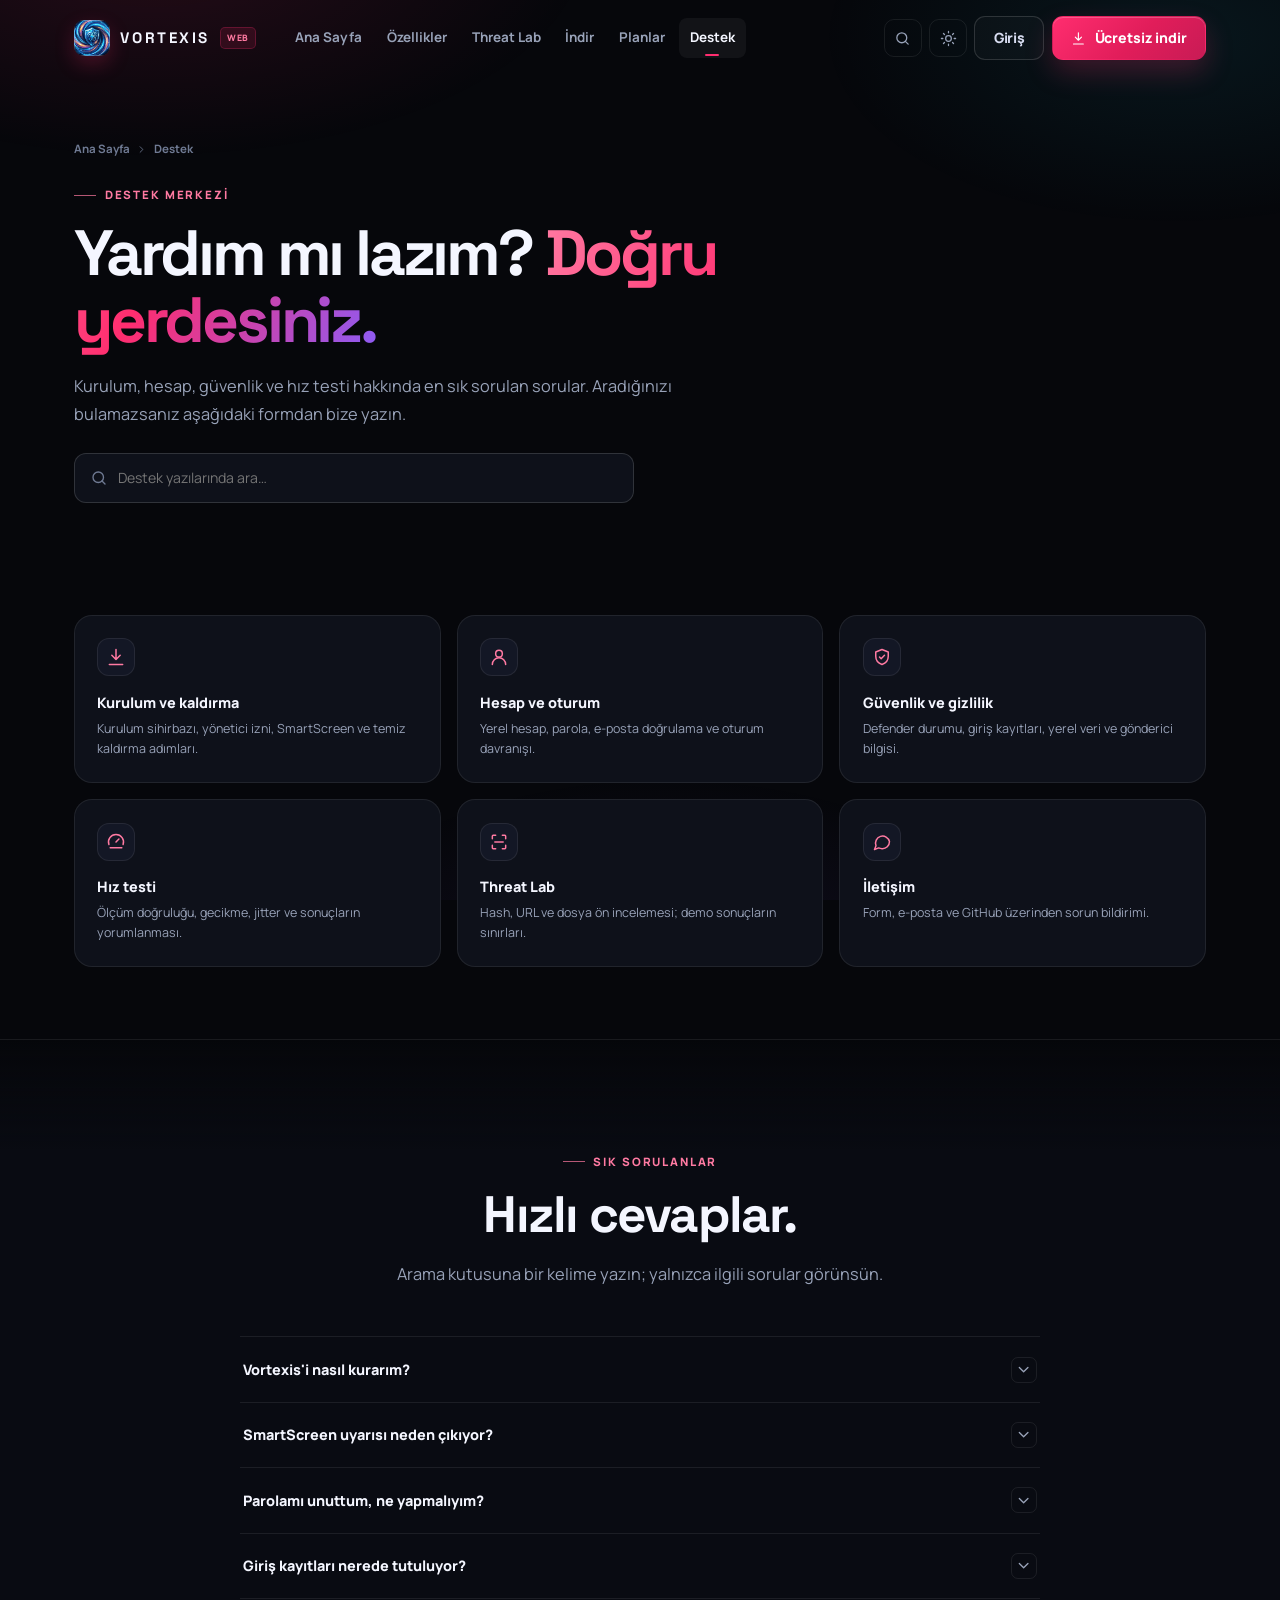
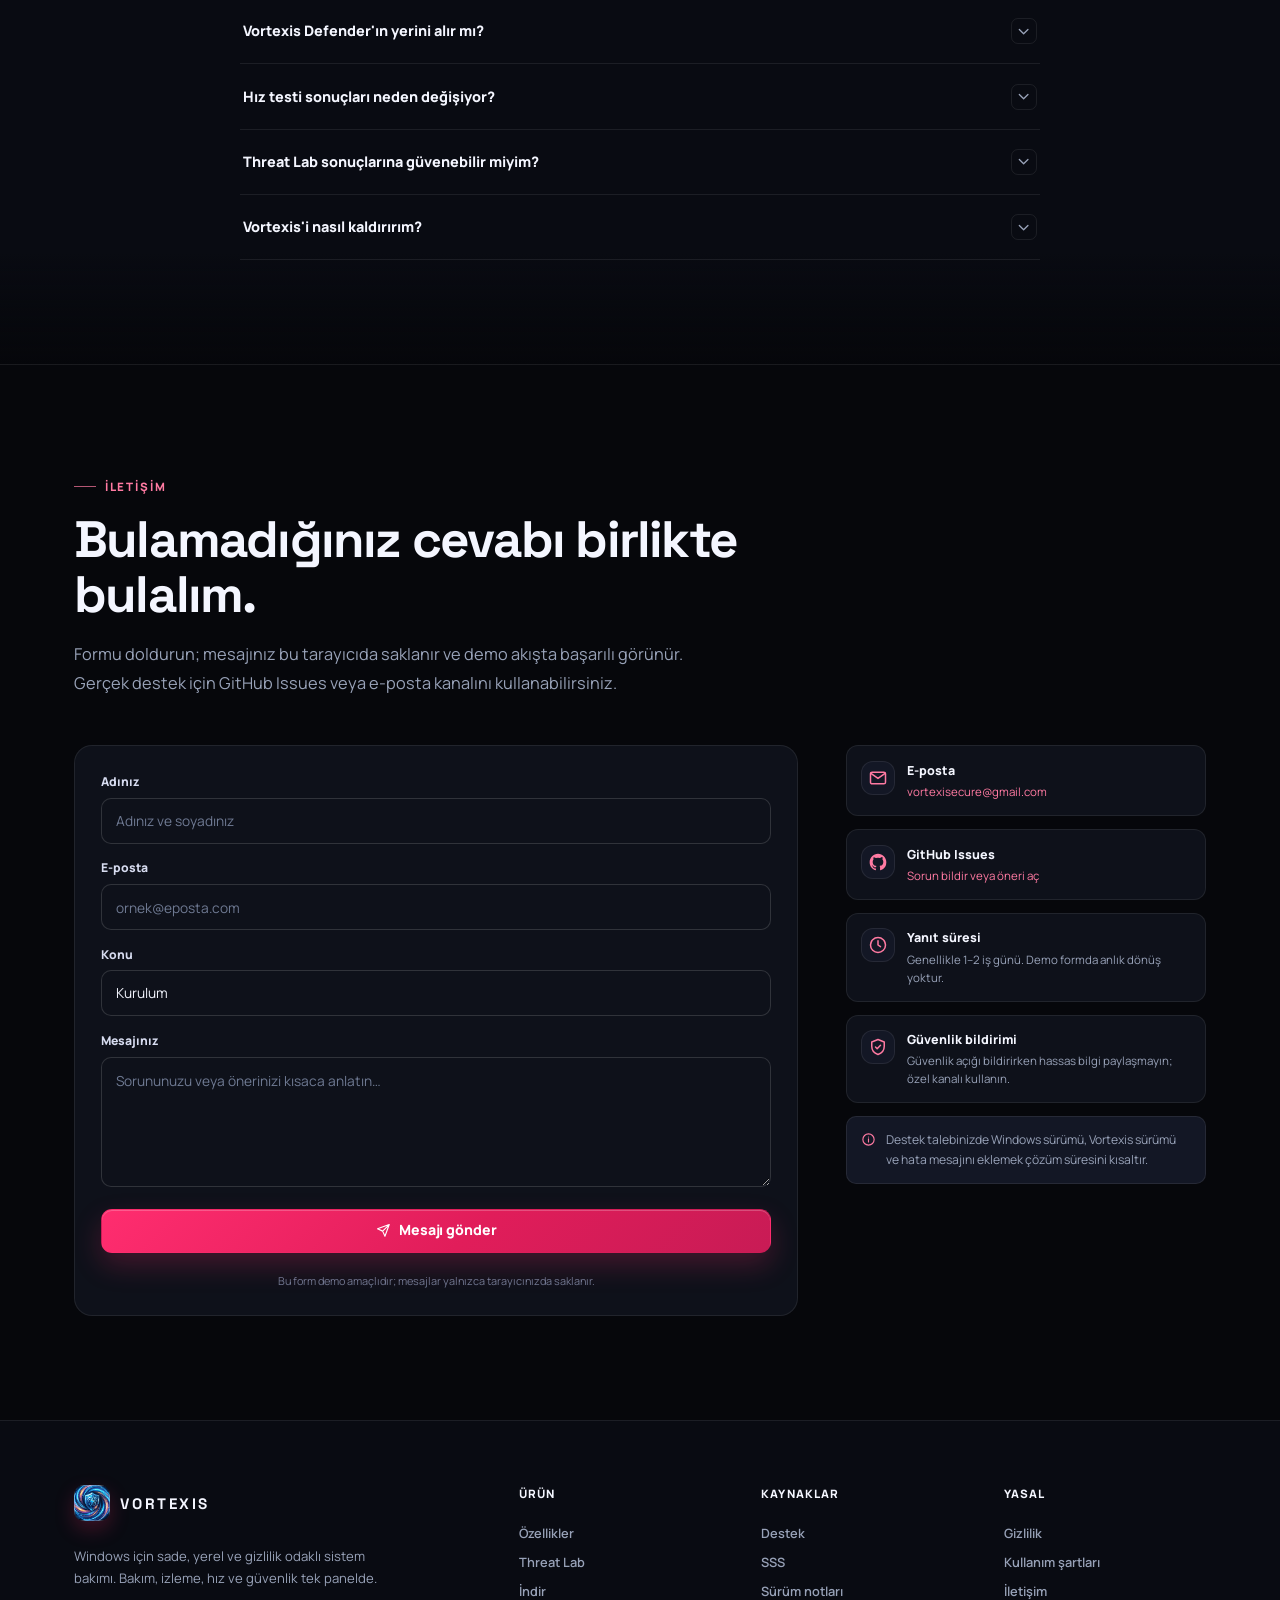
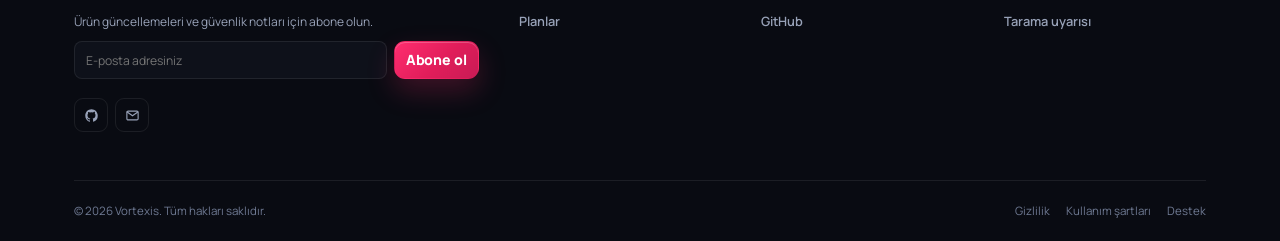
<file: support.html>
<!DOCTYPE html>
<html lang="tr" data-theme="dark">
<head>
  <meta charset="UTF-8">
  <meta name="viewport" content="width=device-width, initial-scale=1.0">
  <title>Destek — Vortexis</title>
  <meta name="description" content="Vortexis kurulum, hesap, güvenlik ve hız testi sorularınız için destek ve SSS.">
  <link rel="canonical" href="https://vortexisecure.github.io/Vortexisecure/support.html">
  <meta name="theme-color" content="#06070b">
  <link rel="icon" href="assets/img/favicon.ico" sizes="any">
  <link rel="icon" type="image/png" href="assets/img/logo-256.png">
  <link rel="apple-touch-icon" href="assets/img/logo-256.png">
  <link rel="manifest" href="manifest.webmanifest">
  <link rel="preconnect" href="https://fonts.googleapis.com">
  <link rel="preconnect" href="https://fonts.gstatic.com" crossorigin>
  <link href="https://fonts.googleapis.com/css2?family=Manrope:wght@400;500;600;700;800&family=Space+Grotesk:wght@500;600;700&display=swap" rel="stylesheet">
  <link rel="stylesheet" href="assets/css/style.css">
  <script>
    (function () {
      try {
        var t = localStorage.getItem("vortexis.theme");
        document.documentElement.setAttribute("data-theme", t === "light" ? "light" : "dark");
        document.documentElement.classList.add("js");
      } catch (e) {}
    })();
  </script>
</head>
<body data-page="support">
  <a class="sr-only" href="#main">İçeriğe geç</a>

  <header class="site-header">
    <div class="container nav-shell">
      <a class="brand" href="index.html" aria-label="Vortexis ana sayfa">
        <img class="brand-mark" src="assets/img/logo-256.png" alt="" width="36" height="36">
        <span class="brand-word">VORTEXIS</span>
        <span class="brand-badge">WEB</span>
      </a>
      <nav class="nav-links" aria-label="Ana menü">
        <a class="nav-link" data-nav="home" href="index.html">Ana Sayfa</a>
        <a class="nav-link" data-nav="features" href="features.html">Özellikler</a>
        <a class="nav-link" data-nav="scanner" href="scanner.html">Threat Lab</a>
        <a class="nav-link" data-nav="download" href="download.html">İndir</a>
        <a class="nav-link" data-nav="pricing" href="pricing.html">Planlar</a>
        <a class="nav-link" data-nav="support" href="support.html">Destek</a>
      </nav>
      <div class="nav-actions">
        <button class="icon-btn" type="button" data-search-open aria-label="Sitede ara" title="Sitede ara (Ctrl+K)">
          <svg class="icon" aria-hidden="true"><use href="assets/icons.svg#search"></use></svg>
        </button>
        <button class="icon-btn" type="button" data-theme-toggle aria-label="Açık temaya geç" title="Açık tema">
          <svg class="icon" aria-hidden="true"><use href="assets/icons.svg#sun"></use></svg>
        </button>
        <a class="btn btn--ghost nav-login" data-auth="guest" href="login.html">Giriş</a>
        <a class="btn btn--primary" data-auth="guest" href="download.html"><svg class="icon"><use href="assets/icons.svg#download"></use></svg> Ücretsiz indir</a>
        <a class="nav-user" data-auth="user" href="account.html" hidden>
          <span class="nav-avatar" data-auth-initials>V</span>
          <span data-auth-name>Hesabım</span>
        </a>
        <button class="icon-btn mobile-toggle" type="button" data-menu-toggle aria-label="Menüyü aç" aria-expanded="false" aria-controls="mobile-menu">
          <svg class="icon" aria-hidden="true"><use href="assets/icons.svg#menu"></use></svg>
        </button>
      </div>
    </div>
  </header>

  <div class="mobile-menu" id="mobile-menu">
    <div class="mobile-menu-inner">
      <nav aria-label="Mobil menü">
        <a class="mobile-link" data-nav="home" href="index.html">Ana Sayfa <svg class="icon"><use href="assets/icons.svg#chevron-right"></use></svg></a>
        <a class="mobile-link" data-nav="features" href="features.html">Özellikler <svg class="icon"><use href="assets/icons.svg#chevron-right"></use></svg></a>
        <a class="mobile-link" data-nav="scanner" href="scanner.html">Threat Lab <svg class="icon"><use href="assets/icons.svg#chevron-right"></use></svg></a>
        <a class="mobile-link" data-nav="download" href="download.html">İndir <svg class="icon"><use href="assets/icons.svg#chevron-right"></use></svg></a>
        <a class="mobile-link" data-nav="pricing" href="pricing.html">Planlar <svg class="icon"><use href="assets/icons.svg#chevron-right"></use></svg></a>
        <a class="mobile-link" data-nav="support" href="support.html">Destek <svg class="icon"><use href="assets/icons.svg#chevron-right"></use></svg></a>
      </nav>
      <div class="mobile-actions">
        <a class="btn btn--ghost" data-auth="guest" href="login.html">Giriş yap</a>
        <a class="btn btn--ghost" data-auth="guest" href="register.html">Kayıt ol</a>
        <a class="btn btn--primary" href="download.html">Ücretsiz indir</a>
        <a class="btn btn--ghost" data-auth="user" href="account.html" hidden>Hesabım</a>
        <button class="btn btn--ghost" type="button" data-auth="user" data-logout hidden>Çıkış yap</button>
      </div>
    </div>
  </div>

  <main id="main">
    <section class="support-hero">
      <div class="container">
        <div class="breadcrumb"><a href="index.html">Ana Sayfa</a><svg class="icon"><use href="assets/icons.svg#chevron-right"></use></svg><span>Destek</span></div>
        <div class="page-hero-inner reveal">
          <span class="section-kicker">Destek merkezi</span>
          <h1 class="page-hero-title">Yardım mı lazım? <span class="text-gradient">Doğru yerdesiniz.</span></h1>
          <p class="page-hero-lead">Kurulum, hesap, güvenlik ve hız testi hakkında en sık sorulan sorular. Aradığınızı bulamazsanız aşağıdaki formdan bize yazın.</p>
          <div class="support-search">
            <svg class="icon"><use href="assets/icons.svg#search"></use></svg>
            <input type="search" data-faq-search data-faq-scope="#support-faq" placeholder="Destek yazılarında ara…" aria-label="Destek yazılarında ara">
          </div>
        </div>
      </div>
    </section>

    <section class="section section--tight">
      <div class="container">
        <div class="support-grid">
          <a class="support-card reveal" href="#support-faq">
            <span class="feature-icon"><svg class="icon"><use href="assets/icons.svg#download"></use></svg></span>
            <h3>Kurulum ve kaldırma</h3>
            <p>Kurulum sihirbazı, yönetici izni, SmartScreen ve temiz kaldırma adımları.</p>
          </a>
          <a class="support-card reveal" style="--delay:60ms" href="#support-faq">
            <span class="feature-icon"><svg class="icon"><use href="assets/icons.svg#user"></use></svg></span>
            <h3>Hesap ve oturum</h3>
            <p>Yerel hesap, parola, e-posta doğrulama ve oturum davranışı.</p>
          </a>
          <a class="support-card reveal" style="--delay:120ms" href="#support-faq">
            <span class="feature-icon"><svg class="icon"><use href="assets/icons.svg#shield"></use></svg></span>
            <h3>Güvenlik ve gizlilik</h3>
            <p>Defender durumu, giriş kayıtları, yerel veri ve gönderici bilgisi.</p>
          </a>
          <a class="support-card reveal" href="#support-faq">
            <span class="feature-icon"><svg class="icon"><use href="assets/icons.svg#gauge"></use></svg></span>
            <h3>Hız testi</h3>
            <p>Ölçüm doğruluğu, gecikme, jitter ve sonuçların yorumlanması.</p>
          </a>
          <a class="support-card reveal" style="--delay:60ms" href="scanner.html">
            <span class="feature-icon"><svg class="icon"><use href="assets/icons.svg#scan"></use></svg></span>
            <h3>Threat Lab</h3>
            <p>Hash, URL ve dosya ön incelemesi; demo sonuçların sınırları.</p>
          </a>
          <a class="support-card reveal" style="--delay:120ms" href="#contact">
            <span class="feature-icon"><svg class="icon"><use href="assets/icons.svg#message-circle"></use></svg></span>
            <h3>İletişim</h3>
            <p>Form, e-posta ve GitHub üzerinden sorun bildirimi.</p>
          </a>
        </div>
      </div>
    </section>

    <section class="section section--alt" id="support-faq">
      <div class="container">
        <div class="section-head is-center reveal">
          <span class="section-kicker">Sık sorulanlar</span>
          <h2 class="section-title">Hızlı cevaplar.</h2>
          <p class="section-desc">Arama kutusuna bir kelime yazın; yalnızca ilgili sorular görünsün.</p>
        </div>
        <div class="faq-list reveal">
          <div class="faq-item" data-faq-item>
            <button class="faq-question" type="button" data-accordion aria-expanded="false">Vortexis'i nasıl kurarım?<span class="faq-icon"><svg class="icon"><use href="assets/icons.svg#chevron-down"></use></svg></span></button>
            <div class="faq-answer" hidden>İndirme sayfasından <span data-release-file>VortexisSetup.exe</span> dosyasını indirin. Sağ tıklayıp “Yönetici olarak çalıştır” seçin ve kurulum sihirbazını takip edin. Kurulum tamamlandığında Vortexis açılır ve yerel hesap oluşturmanızı ister.</div>
          </div>
          <div class="faq-item" data-faq-item>
            <button class="faq-question" type="button" data-accordion aria-expanded="false">SmartScreen uyarısı neden çıkıyor?<span class="faq-icon"><svg class="icon"><use href="assets/icons.svg#chevron-down"></use></svg></span></button>
            <div class="faq-answer" hidden>Yeni yayınlanan ve dijital olarak imzalanmamış kurulum dosyalarında SmartScreen uyarısı görülebilir. Dosyanın SHA-256 özetini indirme sayfasındaki değerle karşılaştırın. Eşleşiyorsa “Daha fazla bilgi” &gt; “Yine de çalıştır” ile devam edebilirsiniz.</div>
          </div>
          <div class="faq-item" data-faq-item>
            <button class="faq-question" type="button" data-accordion aria-expanded="false">Parolamı unuttum, ne yapmalıyım?<span class="faq-icon"><svg class="icon"><use href="assets/icons.svg#chevron-down"></use></svg></span></button>
            <div class="faq-answer" hidden>Masaüstü uygulamada parola sıfırlama akışı e-posta doğrulamasına bağlıdır. Web demosunda hesap bilgileri yalnızca tarayıcıda tutulduğu için tarayıcı verilerini temizlemek hesabı sıfırlar. Üretim sürümünde sunucu tarafı sıfırlama akışı kullanılacaktır.</div>
          </div>
          <div class="faq-item" data-faq-item>
            <button class="faq-question" type="button" data-accordion aria-expanded="false">Giriş kayıtları nerede tutuluyor?<span class="faq-icon"><svg class="icon"><use href="assets/icons.svg#chevron-down"></use></svg></span></button>
            <div class="faq-answer" hidden>Masaüstü uygulamada giriş kayıtları varsayılan olarak kapalıdır. Etkinleştirilirse dosya <code>%LOCALAPPDATA%\Vortexis\.audit\login.log</code> konumunda tutulur ve yalnızca mevcut Windows kullanıcısı ile SYSTEM tarafından okunabilir. Web sitesinde giriş kaydı tutulmaz.</div>
          </div>
          <div class="faq-item" data-faq-item>
            <button class="faq-question" type="button" data-accordion aria-expanded="false">Vortexis Defender'ın yerini alır mı?<span class="faq-icon"><svg class="icon"><use href="assets/icons.svg#chevron-down"></use></svg></span></button>
            <div class="faq-answer" hidden>Hayır. Vortexis gerçek zamanlı bir antivirüs motoru değildir. Defender'ın durumunu ve karantina kayıtlarını okur; mevcut korumanızı daha görünür hale getirir. Defender'ı etkin tutmanız önerilir.</div>
          </div>
          <div class="faq-item" data-faq-item>
            <button class="faq-question" type="button" data-accordion aria-expanded="false">Hız testi sonuçları neden değişiyor?<span class="faq-icon"><svg class="icon"><use href="assets/icons.svg#chevron-down"></use></svg></span></button>
            <div class="faq-answer" hidden>Ağ koşulları, Wi-Fi sinyali, arka plan indirmeleri ve sunucu seçimi sonuçları etkiler. Daha tutarlı bir karşılaştırma için testleri aynı saatlerde ve kablolu bağlantıyla yapın.</div>
          </div>
          <div class="faq-item" data-faq-item>
            <button class="faq-question" type="button" data-accordion aria-expanded="false">Threat Lab sonuçlarına güvenebilir miyim?<span class="faq-icon"><svg class="icon"><use href="assets/icons.svg#chevron-down"></use></svg></span></button>
            <div class="faq-answer" hidden>Web sitesindeki Threat Lab bir demo arayüzüdür ve simüle edilmiş sonuç üretir. Güvenlik kararlarınızı yalnızca bu sonuçlara dayandırmayın. Gerçek dosya analizi için masaüstü uygulamasını veya yetkili bir tarama servisini kullanın.</div>
          </div>
          <div class="faq-item" data-faq-item>
            <button class="faq-question" type="button" data-accordion aria-expanded="false">Vortexis'i nasıl kaldırırım?<span class="faq-icon"><svg class="icon"><use href="assets/icons.svg#chevron-down"></use></svg></span></button>
            <div class="faq-answer" hidden>Windows Ayarlar &gt; Uygulamalar &gt; Yüklü uygulamalar bölümünden Vortexis'i seçip kaldırın. Kullanıcı verilerini de silmek isterseniz yerel uygulama verisi klasörünü temizleyin. Kaldırma işlemi öncesinde tarama geçmişinizi dışa aktarmanız önerilir.</div>
          </div>
          <div class="faq-empty" data-faq-empty hidden>Bu aramayla eşleşen bir soru bulunamadı. <a href="#contact" style="color:var(--accent-2)">Bize yazın</a>.</div>
        </div>
      </div>
    </section>

    <section class="section" id="contact">
      <div class="container">
        <div class="section-head reveal">
          <span class="section-kicker">İletişim</span>
          <h2 class="section-title">Bulamadığınız cevabı birlikte bulalım.</h2>
          <p class="section-desc">Formu doldurun; mesajınız bu tarayıcıda saklanır ve demo akışta başarılı görünür. Gerçek destek için GitHub Issues veya e-posta kanalını kullanabilirsiniz.</p>
        </div>
        <div class="contact-grid">
          <form class="contact-form reveal" data-contact-form>
            <div class="field">
              <label for="contact-name">Adınız</label>
              <input class="input" id="contact-name" name="name" type="text" placeholder="Adınız ve soyadınız" required>
            </div>
            <div class="field">
              <label for="contact-email">E-posta</label>
              <input class="input" id="contact-email" name="email" type="email" placeholder="ornek@eposta.com" required>
            </div>
            <div class="field">
              <label for="contact-subject">Konu</label>
              <select class="input" id="contact-subject" name="subject">
                <option>Kurulum</option>
                <option>Hesap ve oturum</option>
                <option>Güvenlik</option>
                <option>Hız testi</option>
                <option>Threat Lab</option>
                <option>Diğer</option>
              </select>
            </div>
            <div class="field">
              <label for="contact-message">Mesajınız</label>
              <textarea class="input" id="contact-message" name="message" placeholder="Sorununuzu veya önerinizi kısaca anlatın…" required></textarea>
            </div>
            <button class="btn btn--primary btn--block" type="submit"><svg class="icon"><use href="assets/icons.svg#send"></use></svg> Mesajı gönder</button>
            <p class="auth-note">Bu form demo amaçlıdır; mesajlar yalnızca tarayıcınızda saklanır.</p>
          </form>
          <div class="contact-info reveal" style="--delay:80ms">
            <div class="contact-item">
              <span class="feature-icon"><svg class="icon"><use href="assets/icons.svg#mail"></use></svg></span>
              <div><strong>E-posta</strong><small><a href="mailto:vortexisecure@gmail.com">vortexisecure@gmail.com</a></small></div>
            </div>
            <div class="contact-item">
              <span class="feature-icon"><svg class="icon"><use href="assets/icons.svg#github"></use></svg></span>
              <div><strong>GitHub Issues</strong><small><a href="#" data-link="issues" data-external>Sorun bildir veya öneri aç</a></small></div>
            </div>
            <div class="contact-item">
              <span class="feature-icon"><svg class="icon"><use href="assets/icons.svg#clock"></use></svg></span>
              <div><strong>Yanıt süresi</strong><small>Genellikle 1–2 iş günü. Demo formda anlık dönüş yoktur.</small></div>
            </div>
            <div class="contact-item">
              <span class="feature-icon"><svg class="icon"><use href="assets/icons.svg#shield"></use></svg></span>
              <div><strong>Güvenlik bildirimi</strong><small>Güvenlik açığı bildirirken hassas bilgi paylaşmayın; özel kanalı kullanın.</small></div>
            </div>
            <div class="notice">
              <svg class="icon"><use href="assets/icons.svg#info"></use></svg>
              <span>Destek talebinizde Windows sürümü, Vortexis sürümü ve hata mesajını eklemek çözüm süresini kısaltır.</span>
            </div>
          </div>
        </div>
      </div>
    </section>
  </main>

  <footer class="site-footer">
    <div class="container">
      <div class="footer-grid">
        <div class="footer-brand">
          <a class="brand" href="index.html" aria-label="Vortexis ana sayfa">
            <img class="brand-mark" src="assets/img/logo-256.png" alt="" width="36" height="36">
            <span class="brand-word">VORTEXIS</span>
          </a>
          <p>Windows için sade, yerel ve gizlilik odaklı sistem bakımı. Bakım, izleme, hız ve güvenlik tek panelde.</p>
          <div class="newsletter">
            <p>Ürün güncellemeleri ve güvenlik notları için abone olun.</p>
            <form class="newsletter-row" data-newsletter>
              <input type="email" name="email" placeholder="E-posta adresiniz" aria-label="E-posta adresiniz" required>
              <button class="btn btn--primary" type="submit">Abone ol</button>
            </form>
          </div>
          <div class="footer-social">
            <a href="#" data-link="github" data-external aria-label="GitHub"><svg class="icon"><use href="assets/icons.svg#github"></use></svg></a>
            <a href="mailto:vortexisecure@gmail.com" aria-label="E-posta"><svg class="icon"><use href="assets/icons.svg#mail"></use></svg></a>
          </div>
        </div>
        <div class="footer-col">
          <h4>Ürün</h4>
          <a href="features.html">Özellikler</a>
          <a href="scanner.html">Threat Lab</a>
          <a href="download.html">İndir</a>
          <a href="pricing.html">Planlar</a>
        </div>
        <div class="footer-col">
          <h4>Kaynaklar</h4>
          <a href="support.html">Destek</a>
          <a href="support.html#faq">SSS</a>
          <a href="download.html#release-notes">Sürüm notları</a>
          <a href="#" data-link="github" data-external>GitHub</a>
        </div>
        <div class="footer-col">
          <h4>Yasal</h4>
          <a href="privacy.html">Gizlilik</a>
          <a href="terms.html">Kullanım şartları</a>
          <a href="support.html#contact">İletişim</a>
          <a href="scanner.html#disclaimer">Tarama uyarısı</a>
        </div>
      </div>
      <div class="footer-bottom">
        <span>© <span data-year>2026</span> Vortexis. Tüm hakları saklıdır.</span>
        <div class="footer-legal">
          <a href="privacy.html">Gizlilik</a>
          <a href="terms.html">Kullanım şartları</a>
          <a href="support.html">Destek</a>
        </div>
      </div>
    </div>
  </footer>

  <script src="assets/js/config.js"></script>
  <script src="assets/js/auth.js"></script>
  <script src="assets/js/app.js"></script>
</body>
</html>
</file>
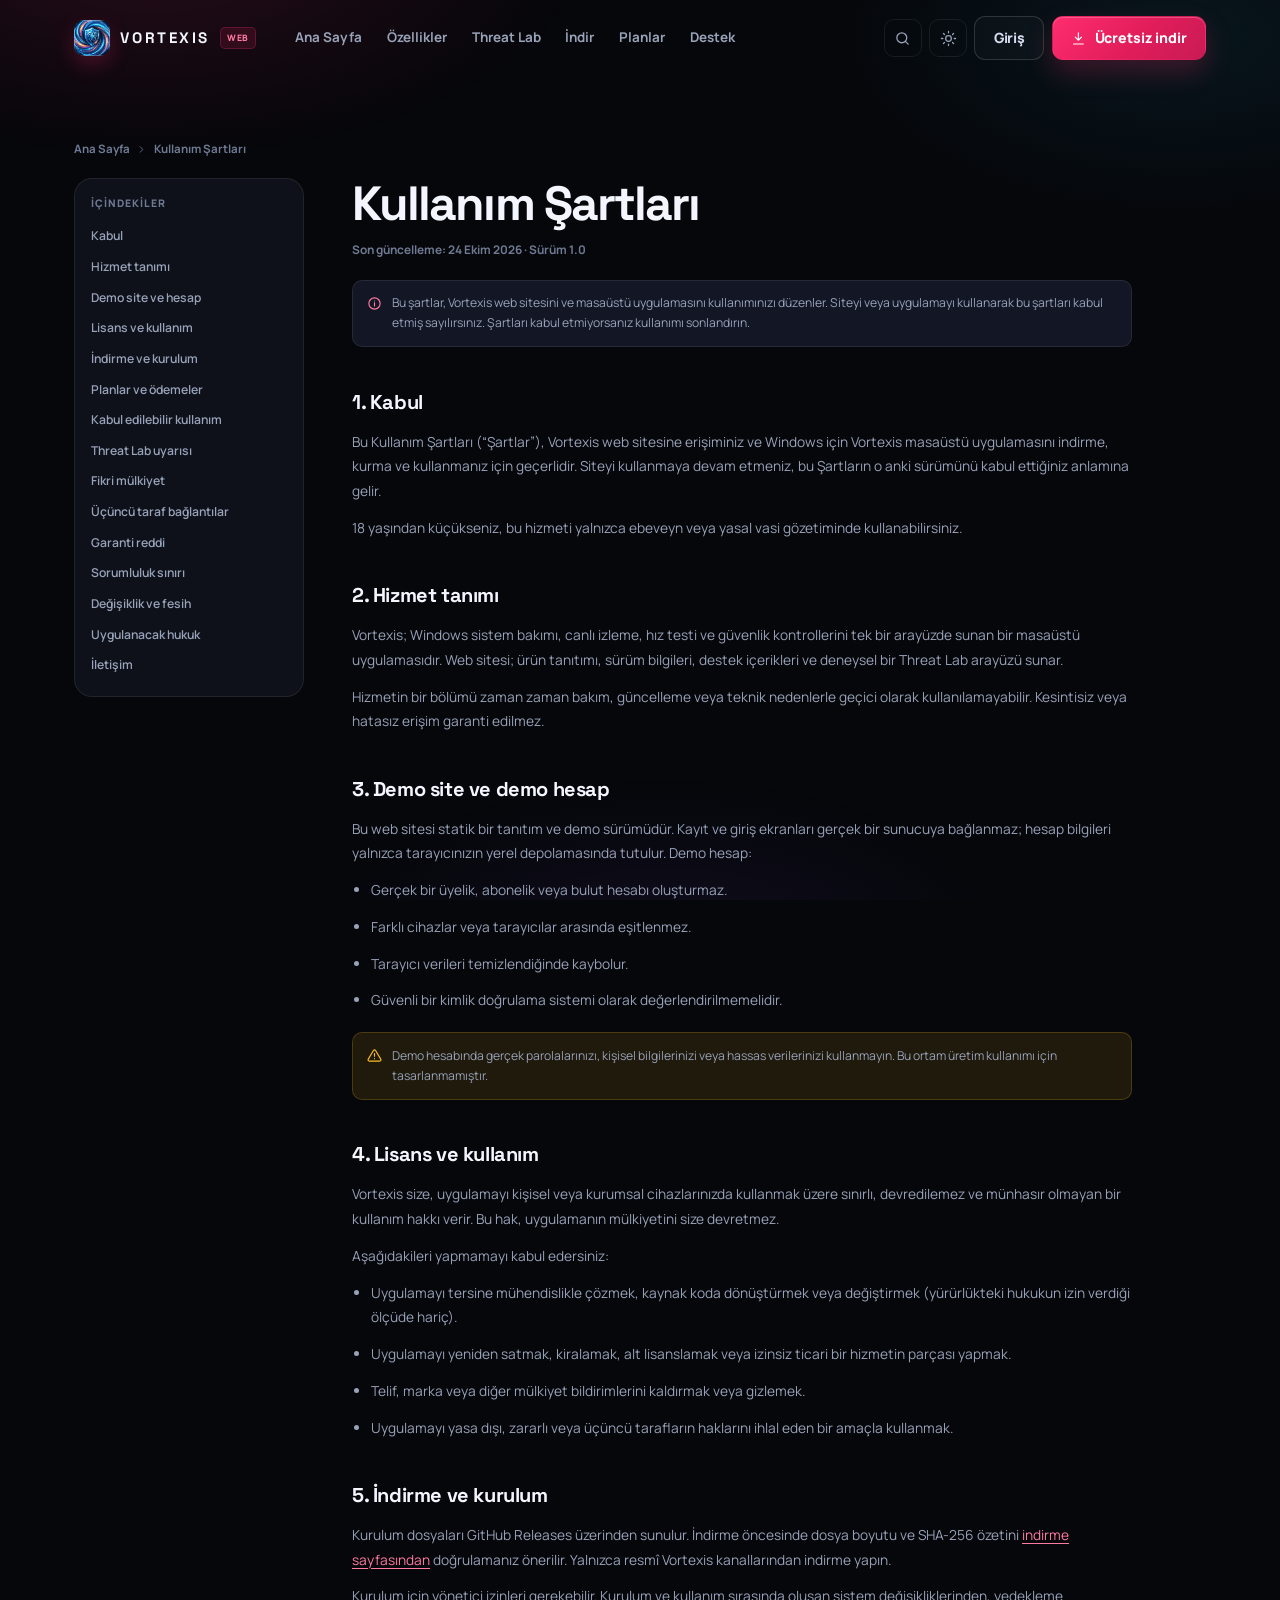
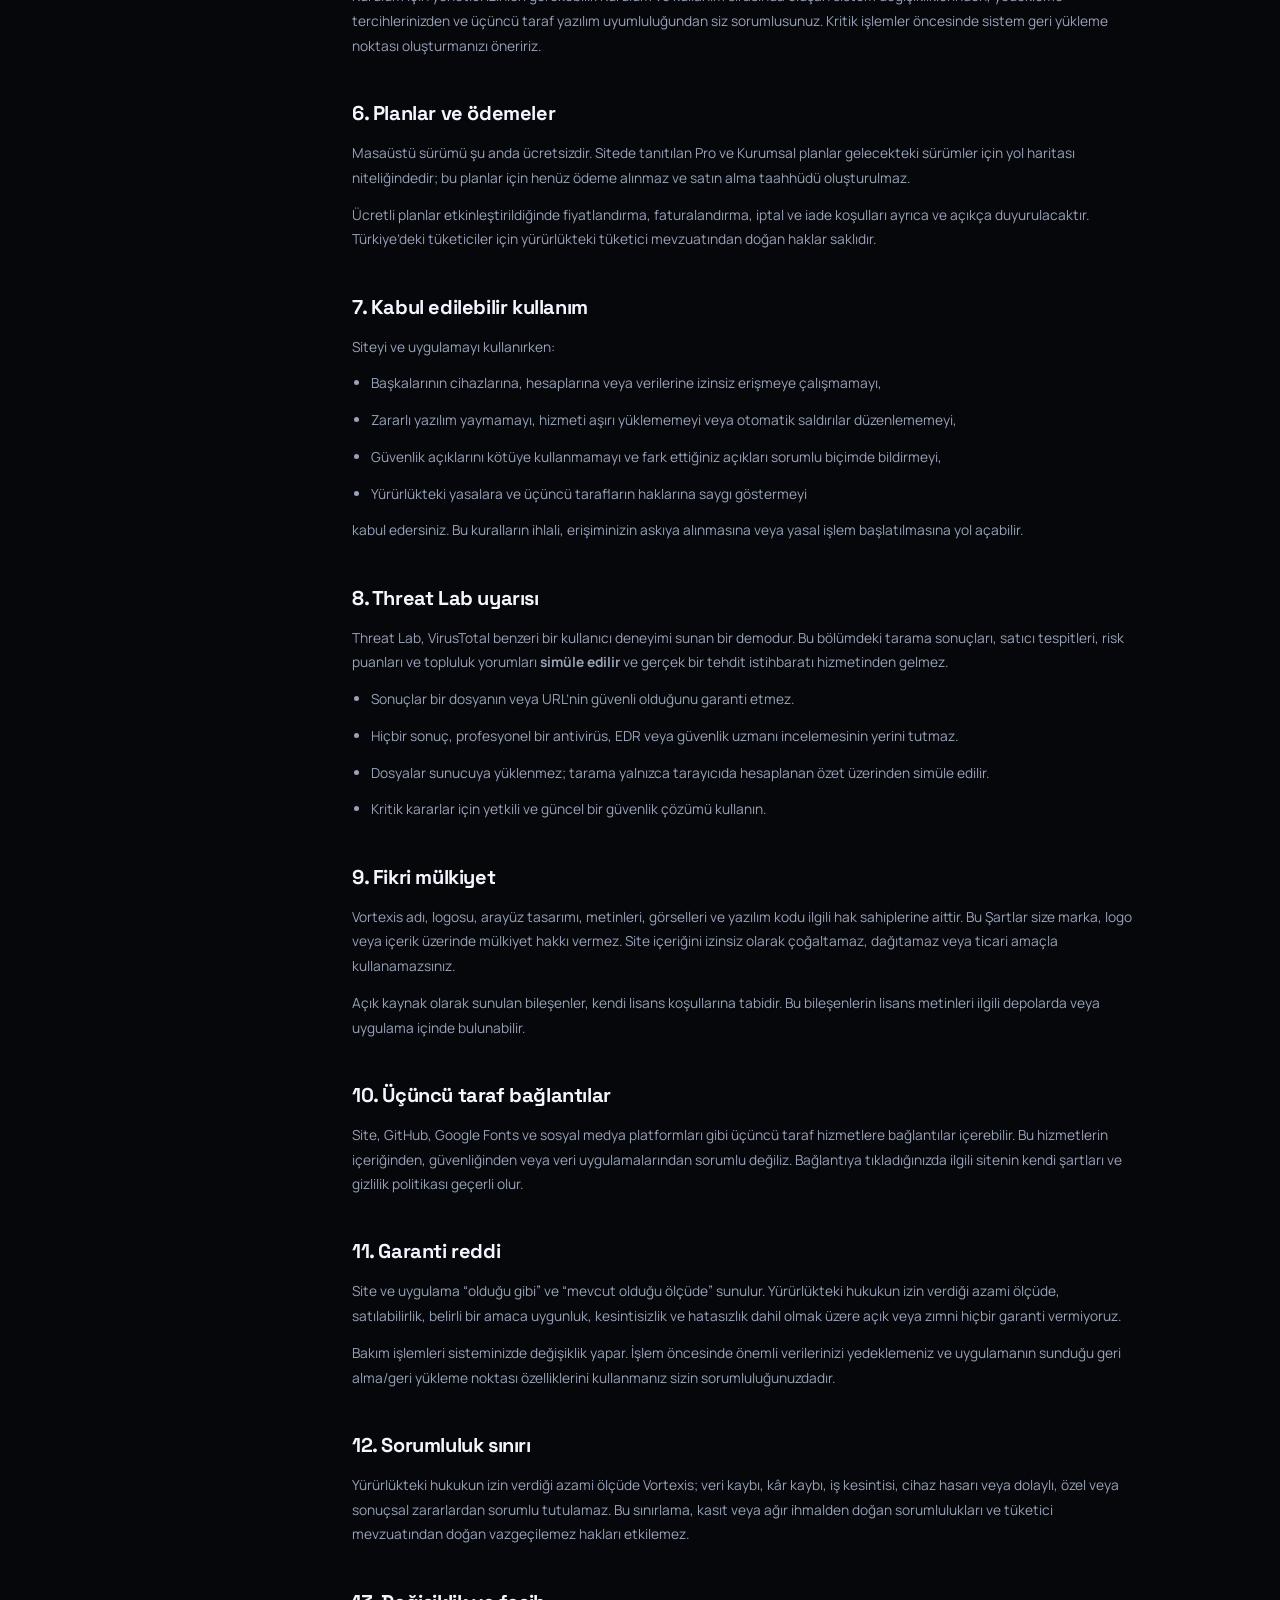
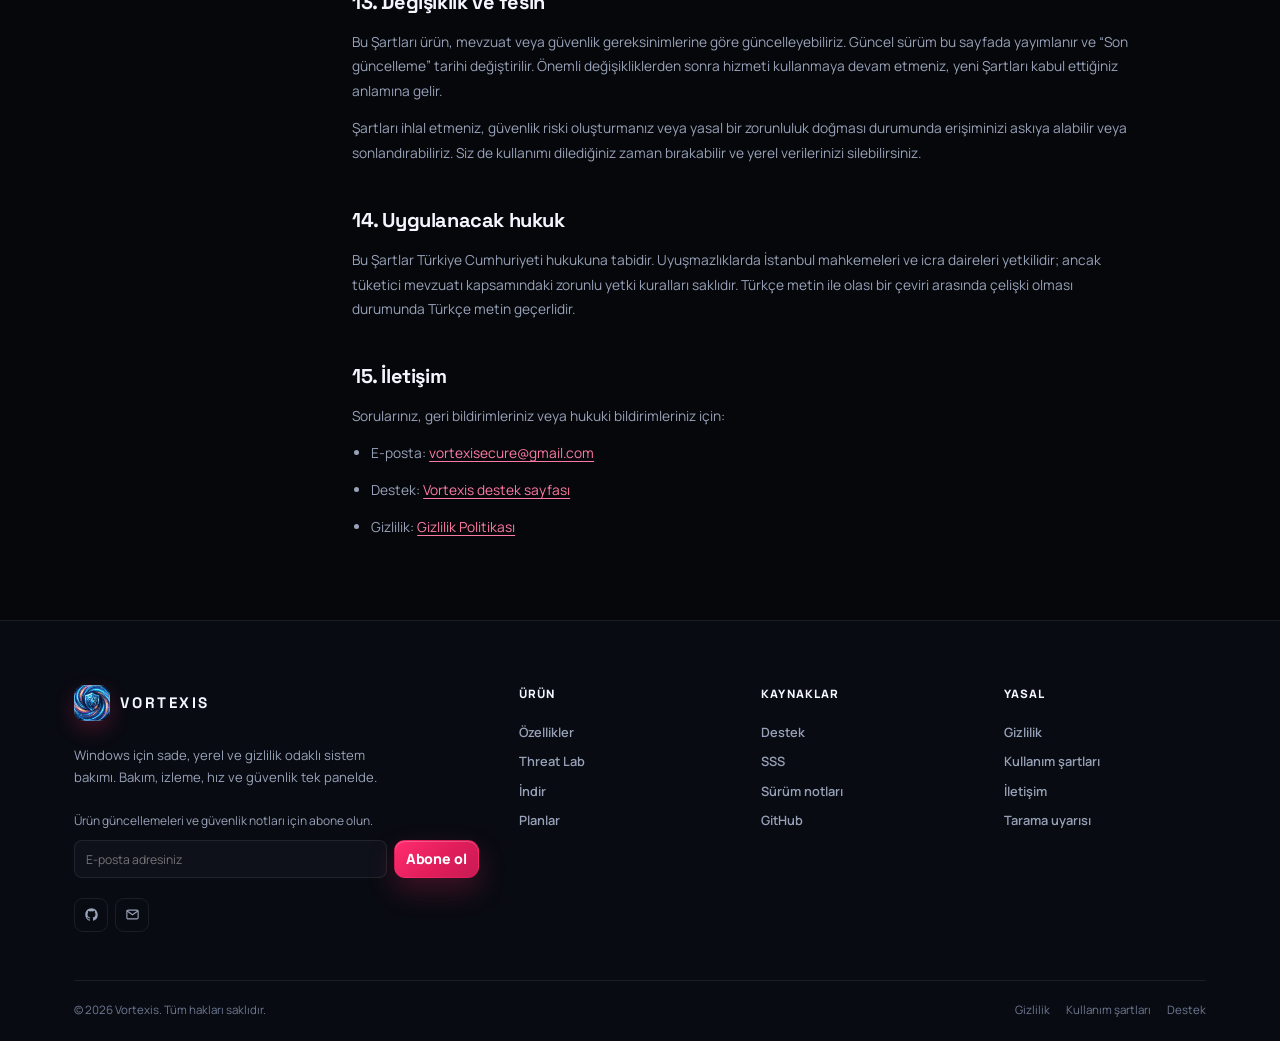
<file: terms.html>
<!DOCTYPE html>
<html lang="tr" data-theme="dark">
<head>
  <meta charset="UTF-8">
  <meta name="viewport" content="width=device-width, initial-scale=1.0">
  <title>Kullanım Şartları — Vortexis</title>
  <meta name="description" content="Vortexis web sitesi, demo hesabı, Threat Lab ve masaüstü uygulaması için kullanım şartları.">
  <link rel="canonical" href="https://vortexisecure.github.io/Vortexisecure/terms.html">
  <meta name="theme-color" content="#06070b">
  <link rel="icon" href="assets/img/favicon.ico" sizes="any">
  <link rel="icon" type="image/png" href="assets/img/logo-256.png">
  <link rel="apple-touch-icon" href="assets/img/logo-256.png">
  <link rel="manifest" href="manifest.webmanifest">
  <link rel="preconnect" href="https://fonts.googleapis.com">
  <link rel="preconnect" href="https://fonts.gstatic.com" crossorigin>
  <link href="https://fonts.googleapis.com/css2?family=Manrope:wght@400;500;600;700;800&family=Space+Grotesk:wght@500;600;700&display=swap" rel="stylesheet">
  <link rel="stylesheet" href="assets/css/style.css">
  <script>
    (function () {
      try {
        var t = localStorage.getItem("vortexis.theme");
        document.documentElement.setAttribute("data-theme", t === "light" ? "light" : "dark");
        document.documentElement.classList.add("js");
      } catch (e) {}
    })();
  </script>
</head>
<body data-page="terms">
  <a class="sr-only" href="#main">İçeriğe geç</a>

  <header class="site-header">
    <div class="container nav-shell">
      <a class="brand" href="index.html" aria-label="Vortexis ana sayfa">
        <img class="brand-mark" src="assets/img/logo-256.png" alt="" width="36" height="36">
        <span class="brand-word">VORTEXIS</span>
        <span class="brand-badge">WEB</span>
      </a>
      <nav class="nav-links" aria-label="Ana menü">
        <a class="nav-link" data-nav="home" href="index.html">Ana Sayfa</a>
        <a class="nav-link" data-nav="features" href="features.html">Özellikler</a>
        <a class="nav-link" data-nav="scanner" href="scanner.html">Threat Lab</a>
        <a class="nav-link" data-nav="download" href="download.html">İndir</a>
        <a class="nav-link" data-nav="pricing" href="pricing.html">Planlar</a>
        <a class="nav-link" data-nav="support" href="support.html">Destek</a>
      </nav>
      <div class="nav-actions">
        <button class="icon-btn" type="button" data-search-open aria-label="Sitede ara" title="Sitede ara (Ctrl+K)">
          <svg class="icon" aria-hidden="true"><use href="assets/icons.svg#search"></use></svg>
        </button>
        <button class="icon-btn" type="button" data-theme-toggle aria-label="Açık temaya geç" title="Açık tema">
          <svg class="icon" aria-hidden="true"><use href="assets/icons.svg#sun"></use></svg>
        </button>
        <a class="btn btn--ghost nav-login" data-auth="guest" href="login.html">Giriş</a>
        <a class="btn btn--primary" data-auth="guest" href="download.html"><svg class="icon"><use href="assets/icons.svg#download"></use></svg> Ücretsiz indir</a>
        <a class="nav-user" data-auth="user" href="account.html" hidden>
          <span class="nav-avatar" data-auth-initials>V</span>
          <span data-auth-name>Hesabım</span>
        </a>
        <button class="icon-btn mobile-toggle" type="button" data-menu-toggle aria-label="Menüyü aç" aria-expanded="false" aria-controls="mobile-menu">
          <svg class="icon" aria-hidden="true"><use href="assets/icons.svg#menu"></use></svg>
        </button>
      </div>
    </div>
  </header>

  <div class="mobile-menu" id="mobile-menu">
    <div class="mobile-menu-inner">
      <nav aria-label="Mobil menü">
        <a class="mobile-link" data-nav="home" href="index.html">Ana Sayfa <svg class="icon"><use href="assets/icons.svg#chevron-right"></use></svg></a>
        <a class="mobile-link" data-nav="features" href="features.html">Özellikler <svg class="icon"><use href="assets/icons.svg#chevron-right"></use></svg></a>
        <a class="mobile-link" data-nav="scanner" href="scanner.html">Threat Lab <svg class="icon"><use href="assets/icons.svg#chevron-right"></use></svg></a>
        <a class="mobile-link" data-nav="download" href="download.html">İndir <svg class="icon"><use href="assets/icons.svg#chevron-right"></use></svg></a>
        <a class="mobile-link" data-nav="pricing" href="pricing.html">Planlar <svg class="icon"><use href="assets/icons.svg#chevron-right"></use></svg></a>
        <a class="mobile-link" data-nav="support" href="support.html">Destek <svg class="icon"><use href="assets/icons.svg#chevron-right"></use></svg></a>
      </nav>
      <div class="mobile-actions">
        <a class="btn btn--ghost" data-auth="guest" href="login.html">Giriş yap</a>
        <a class="btn btn--ghost" data-auth="guest" href="register.html">Kayıt ol</a>
        <a class="btn btn--primary" href="download.html">Ücretsiz indir</a>
        <a class="btn btn--ghost" data-auth="user" href="account.html" hidden>Hesabım</a>
        <button class="btn btn--ghost" type="button" data-auth="user" data-logout hidden>Çıkış yap</button>
      </div>
    </div>
  </div>

  <main id="main" class="legal-page">
    <div class="container">
      <div class="breadcrumb"><a href="index.html">Ana Sayfa</a><svg class="icon"><use href="assets/icons.svg#chevron-right"></use></svg><span>Kullanım Şartları</span></div>

      <div class="legal-layout">
        <aside class="legal-toc" aria-label="İçindekiler">
          <h4>İçindekiler</h4>
          <a href="#kabul">Kabul</a>
          <a href="#hizmet">Hizmet tanımı</a>
          <a href="#demo">Demo site ve hesap</a>
          <a href="#lisans">Lisans ve kullanım</a>
          <a href="#indirme">İndirme ve kurulum</a>
          <a href="#planlar">Planlar ve ödemeler</a>
          <a href="#kullanim">Kabul edilebilir kullanım</a>
          <a href="#threat-lab">Threat Lab uyarısı</a>
          <a href="#fikri">Fikri mülkiyet</a>
          <a href="#ucuncu">Üçüncü taraf bağlantılar</a>
          <a href="#garanti">Garanti reddi</a>
          <a href="#sorumluluk">Sorumluluk sınırı</a>
          <a href="#degisiklik">Değişiklik ve fesih</a>
          <a href="#hukuk">Uygulanacak hukuk</a>
          <a href="#iletisim">İletişim</a>
        </aside>

        <article class="legal-content">
          <h1>Kullanım Şartları</h1>
          <p class="legal-updated">Son güncelleme: 24 Ekim 2026 · Sürüm 1.0</p>

          <div class="notice">
            <svg class="icon"><use href="assets/icons.svg#info"></use></svg>
            <span>Bu şartlar, Vortexis web sitesini ve masaüstü uygulamasını kullanımınızı düzenler. Siteyi veya uygulamayı kullanarak bu şartları kabul etmiş sayılırsınız. Şartları kabul etmiyorsanız kullanımı sonlandırın.</span>
          </div>

          <h2 id="kabul">1. Kabul</h2>
          <p>Bu Kullanım Şartları (“Şartlar”), Vortexis web sitesine erişiminiz ve Windows için Vortexis masaüstü uygulamasını indirme, kurma ve kullanmanız için geçerlidir. Siteyi kullanmaya devam etmeniz, bu Şartların o anki sürümünü kabul ettiğiniz anlamına gelir.</p>
          <p>18 yaşından küçükseniz, bu hizmeti yalnızca ebeveyn veya yasal vasi gözetiminde kullanabilirsiniz.</p>

          <h2 id="hizmet">2. Hizmet tanımı</h2>
          <p>Vortexis; Windows sistem bakımı, canlı izleme, hız testi ve güvenlik kontrollerini tek bir arayüzde sunan bir masaüstü uygulamasıdır. Web sitesi; ürün tanıtımı, sürüm bilgileri, destek içerikleri ve deneysel bir Threat Lab arayüzü sunar.</p>
          <p>Hizmetin bir bölümü zaman zaman bakım, güncelleme veya teknik nedenlerle geçici olarak kullanılamayabilir. Kesintisiz veya hatasız erişim garanti edilmez.</p>

          <h2 id="demo">3. Demo site ve demo hesap</h2>
          <p>Bu web sitesi statik bir tanıtım ve demo sürümüdür. Kayıt ve giriş ekranları gerçek bir sunucuya bağlanmaz; hesap bilgileri yalnızca tarayıcınızın yerel depolamasında tutulur. Demo hesap:</p>
          <ul>
            <li>Gerçek bir üyelik, abonelik veya bulut hesabı oluşturmaz.</li>
            <li>Farklı cihazlar veya tarayıcılar arasında eşitlenmez.</li>
            <li>Tarayıcı verileri temizlendiğinde kaybolur.</li>
            <li>Güvenli bir kimlik doğrulama sistemi olarak değerlendirilmemelidir.</li>
          </ul>
          <div class="notice notice--warning">
            <svg class="icon"><use href="assets/icons.svg#alert-triangle"></use></svg>
            <span>Demo hesabında gerçek parolalarınızı, kişisel bilgilerinizi veya hassas verilerinizi kullanmayın. Bu ortam üretim kullanımı için tasarlanmamıştır.</span>
          </div>

          <h2 id="lisans">4. Lisans ve kullanım</h2>
          <p>Vortexis size, uygulamayı kişisel veya kurumsal cihazlarınızda kullanmak üzere sınırlı, devredilemez ve münhasır olmayan bir kullanım hakkı verir. Bu hak, uygulamanın mülkiyetini size devretmez.</p>
          <p>Aşağıdakileri yapmamayı kabul edersiniz:</p>
          <ul>
            <li>Uygulamayı tersine mühendislikle çözmek, kaynak koda dönüştürmek veya değiştirmek (yürürlükteki hukukun izin verdiği ölçüde hariç).</li>
            <li>Uygulamayı yeniden satmak, kiralamak, alt lisanslamak veya izinsiz ticari bir hizmetin parçası yapmak.</li>
            <li>Telif, marka veya diğer mülkiyet bildirimlerini kaldırmak veya gizlemek.</li>
            <li>Uygulamayı yasa dışı, zararlı veya üçüncü tarafların haklarını ihlal eden bir amaçla kullanmak.</li>
          </ul>

          <h2 id="indirme">5. İndirme ve kurulum</h2>
          <p>Kurulum dosyaları GitHub Releases üzerinden sunulur. İndirme öncesinde dosya boyutu ve SHA-256 özetini <a href="download.html">indirme sayfasından</a> doğrulamanız önerilir. Yalnızca resmî Vortexis kanallarından indirme yapın.</p>
          <p>Kurulum için yönetici izinleri gerekebilir. Kurulum ve kullanım sırasında oluşan sistem değişikliklerinden, yedekleme tercihlerinizden ve üçüncü taraf yazılım uyumluluğundan siz sorumlusunuz. Kritik işlemler öncesinde sistem geri yükleme noktası oluşturmanızı öneririz.</p>

          <h2 id="planlar">6. Planlar ve ödemeler</h2>
          <p>Masaüstü sürümü şu anda ücretsizdir. Sitede tanıtılan Pro ve Kurumsal planlar gelecekteki sürümler için yol haritası niteliğindedir; bu planlar için henüz ödeme alınmaz ve satın alma taahhüdü oluşturulmaz.</p>
          <p>Ücretli planlar etkinleştirildiğinde fiyatlandırma, faturalandırma, iptal ve iade koşulları ayrıca ve açıkça duyurulacaktır. Türkiye’deki tüketiciler için yürürlükteki tüketici mevzuatından doğan haklar saklıdır.</p>

          <h2 id="kullanim">7. Kabul edilebilir kullanım</h2>
          <p>Siteyi ve uygulamayı kullanırken:</p>
          <ul>
            <li>Başkalarının cihazlarına, hesaplarına veya verilerine izinsiz erişmeye çalışmamayı,</li>
            <li>Zararlı yazılım yaymamayı, hizmeti aşırı yüklememeyi veya otomatik saldırılar düzenlememeyi,</li>
            <li>Güvenlik açıklarını kötüye kullanmamayı ve fark ettiğiniz açıkları sorumlu biçimde bildirmeyi,</li>
            <li>Yürürlükteki yasalara ve üçüncü tarafların haklarına saygı göstermeyi</li>
          </ul>
          <p>kabul edersiniz. Bu kuralların ihlali, erişiminizin askıya alınmasına veya yasal işlem başlatılmasına yol açabilir.</p>

          <h2 id="threat-lab">8. Threat Lab uyarısı</h2>
          <p>Threat Lab, VirusTotal benzeri bir kullanıcı deneyimi sunan bir demodur. Bu bölümdeki tarama sonuçları, satıcı tespitleri, risk puanları ve topluluk yorumları <strong>simüle edilir</strong> ve gerçek bir tehdit istihbaratı hizmetinden gelmez.</p>
          <ul>
            <li>Sonuçlar bir dosyanın veya URL’nin güvenli olduğunu garanti etmez.</li>
            <li>Hiçbir sonuç, profesyonel bir antivirüs, EDR veya güvenlik uzmanı incelemesinin yerini tutmaz.</li>
            <li>Dosyalar sunucuya yüklenmez; tarama yalnızca tarayıcıda hesaplanan özet üzerinden simüle edilir.</li>
            <li>Kritik kararlar için yetkili ve güncel bir güvenlik çözümü kullanın.</li>
          </ul>

          <h2 id="fikri">9. Fikri mülkiyet</h2>
          <p>Vortexis adı, logosu, arayüz tasarımı, metinleri, görselleri ve yazılım kodu ilgili hak sahiplerine aittir. Bu Şartlar size marka, logo veya içerik üzerinde mülkiyet hakkı vermez. Site içeriğini izinsiz olarak çoğaltamaz, dağıtamaz veya ticari amaçla kullanamazsınız.</p>
          <p>Açık kaynak olarak sunulan bileşenler, kendi lisans koşullarına tabidir. Bu bileşenlerin lisans metinleri ilgili depolarda veya uygulama içinde bulunabilir.</p>

          <h2 id="ucuncu">10. Üçüncü taraf bağlantılar</h2>
          <p>Site, GitHub, Google Fonts ve sosyal medya platformları gibi üçüncü taraf hizmetlere bağlantılar içerebilir. Bu hizmetlerin içeriğinden, güvenliğinden veya veri uygulamalarından sorumlu değiliz. Bağlantıya tıkladığınızda ilgili sitenin kendi şartları ve gizlilik politikası geçerli olur.</p>

          <h2 id="garanti">11. Garanti reddi</h2>
          <p>Site ve uygulama “olduğu gibi” ve “mevcut olduğu ölçüde” sunulur. Yürürlükteki hukukun izin verdiği azami ölçüde, satılabilirlik, belirli bir amaca uygunluk, kesintisizlik ve hatasızlık dahil olmak üzere açık veya zımni hiçbir garanti vermiyoruz.</p>
          <p>Bakım işlemleri sisteminizde değişiklik yapar. İşlem öncesinde önemli verilerinizi yedeklemeniz ve uygulamanın sunduğu geri alma/geri yükleme noktası özelliklerini kullanmanız sizin sorumluluğunuzdadır.</p>

          <h2 id="sorumluluk">12. Sorumluluk sınırı</h2>
          <p>Yürürlükteki hukukun izin verdiği azami ölçüde Vortexis; veri kaybı, kâr kaybı, iş kesintisi, cihaz hasarı veya dolaylı, özel veya sonuçsal zararlardan sorumlu tutulamaz. Bu sınırlama, kasıt veya ağır ihmalden doğan sorumlulukları ve tüketici mevzuatından doğan vazgeçilemez hakları etkilemez.</p>

          <h2 id="degisiklik">13. Değişiklik ve fesih</h2>
          <p>Bu Şartları ürün, mevzuat veya güvenlik gereksinimlerine göre güncelleyebiliriz. Güncel sürüm bu sayfada yayımlanır ve “Son güncelleme” tarihi değiştirilir. Önemli değişikliklerden sonra hizmeti kullanmaya devam etmeniz, yeni Şartları kabul ettiğiniz anlamına gelir.</p>
          <p>Şartları ihlal etmeniz, güvenlik riski oluşturmanız veya yasal bir zorunluluk doğması durumunda erişiminizi askıya alabilir veya sonlandırabiliriz. Siz de kullanımı dilediğiniz zaman bırakabilir ve yerel verilerinizi silebilirsiniz.</p>

          <h2 id="hukuk">14. Uygulanacak hukuk</h2>
          <p>Bu Şartlar Türkiye Cumhuriyeti hukukuna tabidir. Uyuşmazlıklarda İstanbul mahkemeleri ve icra daireleri yetkilidir; ancak tüketici mevzuatı kapsamındaki zorunlu yetki kuralları saklıdır. Türkçe metin ile olası bir çeviri arasında çelişki olması durumunda Türkçe metin geçerlidir.</p>

          <h2 id="iletisim">15. İletişim</h2>
          <p>Sorularınız, geri bildirimleriniz veya hukuki bildirimleriniz için:</p>
          <ul>
            <li>E-posta: <a href="mailto:vortexisecure@gmail.com">vortexisecure@gmail.com</a></li>
            <li>Destek: <a href="support.html#contact">Vortexis destek sayfası</a></li>
            <li>Gizlilik: <a href="privacy.html">Gizlilik Politikası</a></li>
          </ul>
        </article>
      </div>
    </div>
  </main>

  <footer class="site-footer">
    <div class="container">
      <div class="footer-grid">
        <div class="footer-brand">
          <a class="brand" href="index.html" aria-label="Vortexis ana sayfa">
            <img class="brand-mark" src="assets/img/logo-256.png" alt="" width="36" height="36">
            <span class="brand-word">VORTEXIS</span>
          </a>
          <p>Windows için sade, yerel ve gizlilik odaklı sistem bakımı. Bakım, izleme, hız ve güvenlik tek panelde.</p>
          <div class="newsletter">
            <p>Ürün güncellemeleri ve güvenlik notları için abone olun.</p>
            <form class="newsletter-row" data-newsletter>
              <input type="email" name="email" placeholder="E-posta adresiniz" aria-label="E-posta adresiniz" required>
              <button class="btn btn--primary" type="submit">Abone ol</button>
            </form>
          </div>
          <div class="footer-social">
            <a href="#" data-link="github" data-external aria-label="GitHub"><svg class="icon"><use href="assets/icons.svg#github"></use></svg></a>
            <a href="mailto:vortexisecure@gmail.com" aria-label="E-posta"><svg class="icon"><use href="assets/icons.svg#mail"></use></svg></a>
          </div>
        </div>
        <div class="footer-col">
          <h4>Ürün</h4>
          <a href="features.html">Özellikler</a>
          <a href="scanner.html">Threat Lab</a>
          <a href="download.html">İndir</a>
          <a href="pricing.html">Planlar</a>
        </div>
        <div class="footer-col">
          <h4>Kaynaklar</h4>
          <a href="support.html">Destek</a>
          <a href="support.html#faq">SSS</a>
          <a href="download.html#release-notes">Sürüm notları</a>
          <a href="#" data-link="github" data-external>GitHub</a>
        </div>
        <div class="footer-col">
          <h4>Yasal</h4>
          <a href="privacy.html">Gizlilik</a>
          <a href="terms.html">Kullanım şartları</a>
          <a href="support.html#contact">İletişim</a>
          <a href="scanner.html#disclaimer">Tarama uyarısı</a>
        </div>
      </div>
      <div class="footer-bottom">
        <span>© <span data-year>2026</span> Vortexis. Tüm hakları saklıdır.</span>
        <div class="footer-legal">
          <a href="privacy.html">Gizlilik</a>
          <a href="terms.html">Kullanım şartları</a>
          <a href="support.html">Destek</a>
        </div>
      </div>
    </div>
  </footer>

  <script src="assets/js/config.js"></script>
  <script src="assets/js/auth.js"></script>
  <script src="assets/js/app.js"></script>
</body>
</html>
</file>
<file: assets/css/style.css>
/* ==========================================================================
   Vortexis — design system
   ========================================================================== */

/* ---------------------------------------------------------------- tokens */
:root {
  --bg: #06070b;
  --bg-soft: #090b12;
  --bg-elevated: #0c0f18;
  --panel: #0e111a;
  --panel-2: #131725;
  --panel-3: #181d2e;
  --text: #f4f6ff;
  --text-soft: #d7dcf0;
  --muted: #98a2b8;
  --muted-2: #6f7a93;
  --line: rgba(255, 255, 255, 0.08);
  --line-strong: rgba(255, 255, 255, 0.14);
  --accent: #ff2d6f;
  --accent-2: #ff7aa2;
  --accent-soft: rgba(255, 45, 111, 0.12);
  --accent-glow: rgba(255, 45, 111, 0.28);
  --cyan: #22d3ee;
  --cyan-soft: rgba(34, 211, 238, 0.1);
  --violet: #8b5cf6;
  --violet-soft: rgba(139, 92, 246, 0.1);
  --green: #34d399;
  --green-soft: rgba(52, 211, 153, 0.1);
  --amber: #fbbf24;
  --amber-soft: rgba(251, 191, 36, 0.1);
  --danger: #ef4444;
  --danger-soft: rgba(239, 68, 68, 0.1);
  --nav-bg: rgba(6, 7, 11, 0.76);
  --overlay: rgba(2, 3, 7, 0.72);
  --shadow: 0 30px 100px rgba(0, 0, 0, 0.55);
  --shadow-sm: 0 12px 34px rgba(0, 0, 0, 0.28);
  --radius: 18px;
  --radius-sm: 12px;
  --radius-lg: 26px;
  --container: 1180px;
  --header-h: 76px;
  --font-body: "Manrope", "Segoe UI", system-ui, -apple-system, sans-serif;
  --font-display: "Space Grotesk", "Manrope", "Segoe UI", system-ui, sans-serif;
  --font-mono: "Cascadia Code", "SFMono-Regular", Consolas, monospace;
  --ease: cubic-bezier(0.22, 1, 0.36, 1);
  color-scheme: dark;
}

html[data-theme="light"] {
  color-scheme: light;
  --bg: #f5f6fa;
  --bg-soft: #ffffff;
  --bg-elevated: #ffffff;
  --panel: #ffffff;
  --panel-2: #f0f2f8;
  --panel-3: #e8ebf4;
  --text: #0b0d14;
  --text-soft: #202536;
  --muted: #5b6478;
  --muted-2: #7a8399;
  --line: rgba(11, 13, 20, 0.09);
  --line-strong: rgba(11, 13, 20, 0.16);
  --accent-soft: rgba(255, 45, 111, 0.09);
  --accent-glow: rgba(255, 45, 111, 0.16);
  --cyan-soft: rgba(34, 211, 238, 0.12);
  --violet-soft: rgba(139, 92, 246, 0.1);
  --green-soft: rgba(52, 211, 153, 0.14);
  --amber-soft: rgba(251, 191, 36, 0.16);
  --danger-soft: rgba(239, 68, 68, 0.1);
  --nav-bg: rgba(245, 246, 250, 0.82);
  --overlay: rgba(20, 24, 38, 0.42);
  --shadow: 0 30px 90px rgba(20, 25, 50, 0.14);
  --shadow-sm: 0 12px 30px rgba(20, 25, 50, 0.1);
}

/* ---------------------------------------------------------------- reset */
*,
*::before,
*::after {
  box-sizing: border-box;
}

[hidden] {
  display: none !important;
}

html {
  scroll-behavior: smooth;
  scroll-padding-top: calc(var(--header-h) + 24px);
  -webkit-text-size-adjust: 100%;
}

body {
  margin: 0;
  min-height: 100vh;
  background: var(--bg);
  color: var(--text);
  font-family: var(--font-body);
  font-size: 16px;
  line-height: 1.6;
  -webkit-font-smoothing: antialiased;
  text-rendering: optimizeLegibility;
  overflow-x: hidden;
}

body::before {
  content: "";
  position: fixed;
  inset: 0;
  z-index: -2;
  pointer-events: none;
  background:
    radial-gradient(ellipse 55% 38% at 12% -6%, rgba(255, 45, 111, 0.13), transparent 62%),
    radial-gradient(ellipse 45% 34% at 92% 4%, rgba(34, 211, 238, 0.08), transparent 62%),
    radial-gradient(ellipse 45% 34% at 52% 108%, rgba(139, 92, 246, 0.09), transparent 64%);
}

html[data-theme="light"] body::before {
  background:
    radial-gradient(ellipse 55% 38% at 12% -6%, rgba(255, 45, 111, 0.09), transparent 62%),
    radial-gradient(ellipse 45% 34% at 92% 4%, rgba(34, 211, 238, 0.09), transparent 62%),
    radial-gradient(ellipse 45% 34% at 52% 108%, rgba(139, 92, 246, 0.07), transparent 64%);
}

img,
svg {
  display: block;
  max-width: 100%;
}

button,
input,
textarea,
select {
  font: inherit;
  color: inherit;
}

button {
  cursor: pointer;
}

a {
  color: inherit;
  text-decoration: none;
}

h1,
h2,
h3,
h4,
p,
figure,
blockquote {
  margin: 0;
}

ul,
ol {
  margin: 0;
  padding: 0;
  list-style: none;
}

::selection {
  background: rgba(255, 45, 111, 0.3);
  color: #fff;
}

:focus-visible {
  outline: 2px solid var(--accent);
  outline-offset: 3px;
}

/* ---------------------------------------------------------------- scrollbar */
* {
  scrollbar-width: thin;
  scrollbar-color: var(--panel-3) transparent;
}

::-webkit-scrollbar {
  width: 10px;
  height: 10px;
}

::-webkit-scrollbar-track {
  background: transparent;
}

::-webkit-scrollbar-thumb {
  background: var(--panel-3);
  border-radius: 99px;
  border: 2px solid var(--bg);
}

/* ---------------------------------------------------------------- base */
.container {
  width: 100%;
  max-width: var(--container);
  margin: 0 auto;
  padding: 0 1.5rem;
}

.container--narrow {
  max-width: 900px;
}

.container--wide {
  max-width: 1320px;
}

.section {
  position: relative;
  padding: 6.5rem 0;
}

.section--tight {
  padding: 4.5rem 0;
}

.section--alt {
  background: linear-gradient(180deg, transparent, var(--bg-soft) 12%, var(--bg-soft) 88%, transparent);
  border-top: 1px solid var(--line);
  border-bottom: 1px solid var(--line);
}

.section-head {
  max-width: 700px;
  margin-bottom: 3rem;
}

.section-head.is-center {
  margin-left: auto;
  margin-right: auto;
  text-align: center;
}

.section-head.is-center .section-kicker {
  justify-content: center;
}

.section-kicker {
  display: inline-flex;
  align-items: center;
  gap: 0.55rem;
  margin-bottom: 1rem;
  color: var(--accent-2);
  font-size: 0.72rem;
  font-weight: 800;
  letter-spacing: 0.16em;
  text-transform: uppercase;
}

.section-kicker::before {
  content: "";
  width: 22px;
  height: 1px;
  background: currentColor;
  opacity: 0.7;
}

.section-title {
  font-family: var(--font-display);
  font-size: clamp(2rem, 4vw, 3.25rem);
  line-height: 1.08;
  letter-spacing: -0.035em;
  font-weight: 700;
  color: var(--text);
}

.section-desc {
  margin-top: 1.1rem;
  max-width: 620px;
  color: var(--muted);
  font-size: 1.02rem;
  line-height: 1.75;
}

.section-head.is-center .section-desc {
  margin-left: auto;
  margin-right: auto;
}

.section-actions {
  margin-top: 1.6rem;
}

.lead {
  color: var(--muted);
  font-size: 1.08rem;
  line-height: 1.75;
}

.muted {
  color: var(--muted);
}

.mono {
  font-family: var(--font-mono);
}

.sr-only {
  position: absolute;
  width: 1px;
  height: 1px;
  padding: 0;
  margin: -1px;
  overflow: hidden;
  clip: rect(0, 0, 0, 0);
  white-space: nowrap;
  border: 0;
}

.icon {
  width: 1.2em;
  height: 1.2em;
  flex: 0 0 auto;
  fill: none;
  stroke: currentColor;
  stroke-width: 1.8;
  stroke-linecap: round;
  stroke-linejoin: round;
}

.text-gradient {
  background: linear-gradient(115deg, var(--accent-2) 0%, var(--accent) 48%, var(--violet) 100%);
  -webkit-background-clip: text;
  background-clip: text;
  color: transparent;
}

.divider {
  height: 1px;
  background: var(--line);
  border: 0;
  margin: 2rem 0;
}

/* ---------------------------------------------------------------- buttons */
.btn {
  position: relative;
  display: inline-flex;
  align-items: center;
  justify-content: center;
  gap: 0.55rem;
  min-height: 44px;
  padding: 0.78rem 1.15rem;
  border: 1px solid transparent;
  border-radius: 11px;
  background: transparent;
  color: var(--text);
  font-size: 0.88rem;
  font-weight: 800;
  line-height: 1.2;
  letter-spacing: -0.01em;
  white-space: nowrap;
  transition:
    transform 0.2s var(--ease),
    background 0.2s var(--ease),
    border-color 0.2s var(--ease),
    box-shadow 0.2s var(--ease),
    color 0.2s var(--ease);
}

.btn:hover {
  transform: translateY(-1px);
}

.btn:active {
  transform: translateY(0);
}

.btn:disabled {
  opacity: 0.55;
  cursor: not-allowed;
  transform: none;
}

.btn .icon {
  width: 1.05em;
  height: 1.05em;
}

.btn--primary {
  background: linear-gradient(135deg, var(--accent) 0%, #e11d5a 55%, #c81b55 100%);
  color: #fff;
  box-shadow:
    0 12px 28px rgba(255, 45, 111, 0.22),
    inset 0 1px 0 rgba(255, 255, 255, 0.22);
}

.btn--primary:hover {
  box-shadow:
    0 16px 36px rgba(255, 45, 111, 0.3),
    inset 0 1px 0 rgba(255, 255, 255, 0.22);
}

.btn--ghost {
  border-color: var(--line-strong);
  background: rgba(255, 255, 255, 0.025);
  color: var(--text-soft);
}

html[data-theme="light"] .btn--ghost {
  background: rgba(11, 13, 20, 0.025);
}

.btn--ghost:hover {
  border-color: var(--accent);
  color: var(--text);
  background: var(--accent-soft);
}

.btn--soft {
  border-color: rgba(255, 45, 111, 0.2);
  background: var(--accent-soft);
  color: var(--accent-2);
}

.btn--soft:hover {
  border-color: rgba(255, 45, 111, 0.4);
  background: rgba(255, 45, 111, 0.16);
}

.btn--danger {
  border-color: rgba(239, 68, 68, 0.28);
  background: var(--danger-soft);
  color: #fca5a5;
}

.btn--danger:hover {
  background: rgba(239, 68, 68, 0.18);
}

.btn--lg {
  min-height: 52px;
  padding: 0.95rem 1.45rem;
  border-radius: 13px;
  font-size: 0.95rem;
}

.btn--sm {
  min-height: 36px;
  padding: 0.5rem 0.8rem;
  border-radius: 9px;
  font-size: 0.78rem;
}

.btn--xs {
  min-height: 30px;
  padding: 0.35rem 0.55rem;
  border-radius: 8px;
  font-size: 0.72rem;
}

.btn--block {
  width: 100%;
}

.btn--icon {
  width: 42px;
  height: 42px;
  min-height: 42px;
  padding: 0;
}

.link-arrow {
  display: inline-flex;
  align-items: center;
  gap: 0.45rem;
  color: var(--accent-2);
  font-size: 0.88rem;
  font-weight: 800;
}

.link-arrow .icon {
  transition: transform 0.2s var(--ease);
}

.link-arrow:hover .icon {
  transform: translateX(3px);
}

/* ---------------------------------------------------------------- badges */
.badge {
  display: inline-flex;
  align-items: center;
  gap: 0.4rem;
  padding: 0.28rem 0.6rem;
  border: 1px solid var(--line);
  border-radius: 99px;
  background: rgba(255, 255, 255, 0.03);
  color: var(--muted);
  font-size: 0.7rem;
  font-weight: 800;
  letter-spacing: 0.04em;
  white-space: nowrap;
}

.badge .icon {
  width: 0.9em;
  height: 0.9em;
}

.badge--accent {
  border-color: rgba(255, 45, 111, 0.24);
  background: var(--accent-soft);
  color: var(--accent-2);
}

.badge--green {
  border-color: rgba(52, 211, 153, 0.24);
  background: var(--green-soft);
  color: var(--green);
}

.badge--amber {
  border-color: rgba(251, 191, 36, 0.24);
  background: var(--amber-soft);
  color: var(--amber);
}

.badge--red {
  border-color: rgba(239, 68, 68, 0.24);
  background: var(--danger-soft);
  color: #fca5a5;
}

.badge--outline {
  background: transparent;
}

.pill {
  display: inline-flex;
  align-items: center;
  gap: 0.5rem;
  padding: 0.35rem 0.7rem;
  border: 1px solid var(--line);
  border-radius: 99px;
  background: var(--panel);
  color: var(--muted);
  font-size: 0.74rem;
  font-weight: 700;
}

.pill .dot {
  width: 7px;
  height: 7px;
  border-radius: 50%;
  background: var(--green);
  box-shadow: 0 0 0 4px var(--green-soft);
}

.kbd {
  display: inline-flex;
  align-items: center;
  justify-content: center;
  min-width: 22px;
  height: 22px;
  padding: 0 0.35rem;
  border: 1px solid var(--line-strong);
  border-bottom-width: 2px;
  border-radius: 6px;
  background: var(--panel-2);
  color: var(--muted);
  font-family: var(--font-mono);
  font-size: 0.68rem;
  font-weight: 700;
}

/* ---------------------------------------------------------------- header */
.site-header {
  position: fixed;
  inset: 0 0 auto;
  z-index: 50;
  border-bottom: 1px solid transparent;
  transition:
    background 0.25s var(--ease),
    border-color 0.25s var(--ease),
    backdrop-filter 0.25s var(--ease);
}

.site-header.is-scrolled {
  border-bottom-color: var(--line);
  background: var(--nav-bg);
  backdrop-filter: blur(18px) saturate(140%);
  -webkit-backdrop-filter: blur(18px) saturate(140%);
}

.nav-shell {
  display: flex;
  align-items: center;
  gap: 1.25rem;
  height: var(--header-h);
}

.brand {
  display: inline-flex;
  align-items: center;
  gap: 0.65rem;
  flex: 0 0 auto;
}

.brand-mark {
  width: 36px;
  height: 36px;
  border-radius: 10px;
  object-fit: cover;
  box-shadow: 0 8px 20px rgba(255, 45, 111, 0.22);
}

.brand-word {
  font-family: var(--font-display);
  font-size: 0.95rem;
  font-weight: 700;
  letter-spacing: 0.17em;
  line-height: 1;
}

.brand-badge {
  padding: 0.18rem 0.35rem;
  border: 1px solid rgba(255, 45, 111, 0.24);
  border-radius: 5px;
  background: var(--accent-soft);
  color: var(--accent-2);
  font-size: 0.55rem;
  font-weight: 900;
  letter-spacing: 0.08em;
}

.nav-links {
  display: flex;
  align-items: center;
  gap: 0.15rem;
  margin-left: 0.5rem;
}

.nav-link {
  position: relative;
  display: inline-flex;
  align-items: center;
  padding: 0.55rem 0.7rem;
  border-radius: 8px;
  color: var(--muted);
  font-size: 0.84rem;
  font-weight: 700;
  transition:
    color 0.2s var(--ease),
    background 0.2s var(--ease);
}

.nav-link:hover {
  color: var(--text);
  background: rgba(255, 255, 255, 0.04);
}

.nav-link.is-active {
  color: var(--text);
  background: rgba(255, 255, 255, 0.05);
}

.nav-link.is-active::after {
  content: "";
  position: absolute;
  left: 50%;
  bottom: 2px;
  width: 14px;
  height: 2px;
  border-radius: 2px;
  background: var(--accent);
  transform: translateX(-50%);
}

.nav-actions {
  display: flex;
  align-items: center;
  gap: 0.45rem;
  margin-left: auto;
}

.icon-btn {
  display: inline-flex;
  align-items: center;
  justify-content: center;
  width: 38px;
  height: 38px;
  border: 1px solid var(--line);
  border-radius: 10px;
  background: transparent;
  color: var(--muted);
  transition:
    color 0.2s var(--ease),
    border-color 0.2s var(--ease),
    background 0.2s var(--ease);
}

.icon-btn:hover {
  border-color: var(--line-strong);
  background: rgba(255, 255, 255, 0.04);
  color: var(--text);
}

.icon-btn .icon {
  width: 17px;
  height: 17px;
}

.nav-login {
  display: inline-flex;
}

.nav-user {
  display: inline-flex;
  align-items: center;
  gap: 0.5rem;
  padding: 0.3rem 0.65rem 0.3rem 0.35rem;
  border: 1px solid var(--line);
  border-radius: 99px;
  background: var(--panel);
  color: var(--text-soft);
  font-size: 0.78rem;
  font-weight: 800;
}

.nav-user:hover {
  border-color: var(--line-strong);
}

.nav-avatar {
  display: inline-flex;
  align-items: center;
  justify-content: center;
  width: 28px;
  height: 28px;
  border-radius: 50%;
  background: linear-gradient(135deg, var(--accent), var(--violet));
  color: #fff;
  font-size: 0.62rem;
  font-weight: 900;
  letter-spacing: 0.02em;
}

.mobile-toggle {
  display: none;
}

.mobile-menu {
  display: none;
  position: fixed;
  top: var(--header-h);
  left: 0;
  right: 0;
  z-index: 49;
  max-height: calc(100vh - var(--header-h));
  overflow: auto;
  border-bottom: 1px solid var(--line);
  background: var(--bg-soft);
  box-shadow: var(--shadow);
  transform: translateY(-10px);
  opacity: 0;
  pointer-events: none;
  transition:
    transform 0.22s var(--ease),
    opacity 0.22s var(--ease);
}

.mobile-menu.is-open {
  transform: translateY(0);
  opacity: 1;
  pointer-events: auto;
}

.mobile-menu-inner {
  padding: 1rem 1.25rem 1.5rem;
}

.mobile-link {
  display: flex;
  align-items: center;
  justify-content: space-between;
  padding: 0.85rem 0.25rem;
  border-bottom: 1px solid var(--line);
  color: var(--text-soft);
  font-size: 0.95rem;
  font-weight: 700;
}

.mobile-link.is-active {
  color: var(--accent-2);
}

.mobile-link .icon {
  color: var(--muted-2);
}

.mobile-actions {
  display: grid;
  gap: 0.6rem;
  margin-top: 1rem;
}

.mobile-actions .btn {
  width: 100%;
}

body.menu-open,
body.search-open {
  overflow: hidden;
}

/* ---------------------------------------------------------------- search */
.search-overlay {
  position: fixed;
  inset: 0;
  z-index: 90;
  display: none;
  align-items: flex-start;
  justify-content: center;
  padding: 12vh 1rem 2rem;
  background: var(--overlay);
  backdrop-filter: blur(8px);
  -webkit-backdrop-filter: blur(8px);
}

.search-overlay.is-open {
  display: flex;
}

.search-dialog {
  width: min(620px, 100%);
  overflow: hidden;
  border: 1px solid var(--line-strong);
  border-radius: 18px;
  background: var(--bg-elevated);
  box-shadow: var(--shadow);
  animation: searchIn 0.22s var(--ease);
}

@keyframes searchIn {
  from {
    opacity: 0;
    transform: translateY(-8px) scale(0.99);
  }
  to {
    opacity: 1;
    transform: translateY(0) scale(1);
  }
}

.search-input-row {
  display: flex;
  align-items: center;
  gap: 0.7rem;
  padding: 0.95rem 1rem;
  border-bottom: 1px solid var(--line);
}

.search-input-row > .icon {
  width: 20px;
  height: 20px;
  color: var(--muted);
}

.search-input {
  flex: 1;
  min-width: 0;
  border: 0;
  background: transparent;
  color: var(--text);
  font-size: 0.95rem;
  outline: none;
}

.search-input::placeholder {
  color: var(--muted-2);
}

.search-results {
  max-height: 52vh;
  overflow: auto;
  padding: 0.5rem;
}

.search-result {
  display: flex;
  align-items: center;
  gap: 0.75rem;
  padding: 0.7rem 0.75rem;
  border-radius: 10px;
  color: var(--text-soft);
  transition: background 0.15s var(--ease);
}

.search-result:hover,
.search-result.is-active {
  background: var(--panel-2);
}

.search-result-icon {
  display: inline-flex;
  align-items: center;
  justify-content: center;
  width: 34px;
  height: 34px;
  flex: 0 0 auto;
  border: 1px solid var(--line);
  border-radius: 9px;
  background: var(--panel);
  color: var(--accent-2);
}

.search-result-icon .icon {
  width: 16px;
  height: 16px;
}

.search-result strong {
  display: block;
  font-size: 0.86rem;
  font-weight: 800;
}

.search-result small {
  display: block;
  margin-top: 0.1rem;
  color: var(--muted);
  font-size: 0.75rem;
}

.search-result-arrow {
  margin-left: auto;
  color: var(--muted-2);
}

.search-empty {
  padding: 2.5rem 1rem;
  text-align: center;
  color: var(--muted);
}

.search-empty .icon {
  width: 28px;
  height: 28px;
  margin: 0 auto 0.8rem;
  color: var(--muted-2);
}

.search-empty p {
  font-weight: 800;
  color: var(--text-soft);
}

.search-empty small {
  display: block;
  margin-top: 0.3rem;
  font-size: 0.78rem;
}

.search-footer {
  display: flex;
  align-items: center;
  justify-content: space-between;
  gap: 1rem;
  padding: 0.6rem 1rem;
  border-top: 1px solid var(--line);
  color: var(--muted-2);
  font-size: 0.7rem;
  font-weight: 700;
}

.search-footer span {
  display: inline-flex;
  align-items: center;
  gap: 0.35rem;
}

.search-footer .icon {
  width: 12px;
  height: 12px;
}

/* ---------------------------------------------------------------- hero */
.hero {
  position: relative;
  overflow: hidden;
  padding: calc(var(--header-h) + 4.5rem) 0 5rem;
}

.hero::before {
  content: "";
  position: absolute;
  inset: 0;
  z-index: -1;
  pointer-events: none;
  background-image:
    linear-gradient(to right, rgba(255, 255, 255, 0.035) 1px, transparent 1px),
    linear-gradient(to bottom, rgba(255, 255, 255, 0.035) 1px, transparent 1px);
  background-size: 72px 72px;
  mask-image: radial-gradient(ellipse 75% 60% at 50% 20%, #000 10%, transparent 72%);
  -webkit-mask-image: radial-gradient(ellipse 75% 60% at 50% 20%, #000 10%, transparent 72%);
}

html[data-theme="light"] .hero::before {
  background-image:
    linear-gradient(to right, rgba(11, 13, 20, 0.045) 1px, transparent 1px),
    linear-gradient(to bottom, rgba(11, 13, 20, 0.045) 1px, transparent 1px);
}

.hero-grid {
  display: grid;
  grid-template-columns: minmax(0, 1.02fr) minmax(0, 0.98fr);
  align-items: center;
  gap: 3.5rem;
}

.hero-copy {
  max-width: 650px;
}

.hero-badge {
  display: inline-flex;
  align-items: center;
  gap: 0.55rem;
  margin-bottom: 1.35rem;
  padding: 0.38rem 0.7rem 0.38rem 0.5rem;
  border: 1px solid var(--line-strong);
  border-radius: 99px;
  background: rgba(255, 255, 255, 0.035);
  color: var(--text-soft);
  font-size: 0.73rem;
  font-weight: 700;
}

.hero-badge .dot {
  width: 7px;
  height: 7px;
  border-radius: 50%;
  background: var(--green);
  box-shadow: 0 0 0 4px var(--green-soft);
  animation: pulse 2.4s ease-in-out infinite;
}

@keyframes pulse {
  0%,
  100% {
    box-shadow: 0 0 0 4px var(--green-soft);
  }
  50% {
    box-shadow: 0 0 0 7px rgba(52, 211, 153, 0.05);
  }
}

.hero-title {
  font-family: var(--font-display);
  font-size: clamp(2.7rem, 5.7vw, 5rem);
  font-weight: 700;
  line-height: 1.01;
  letter-spacing: -0.055em;
}

.hero-title .grad {
  background: linear-gradient(112deg, #ffd0dd 0%, var(--accent-2) 28%, var(--accent) 62%, #c084fc 100%);
  -webkit-background-clip: text;
  background-clip: text;
  color: transparent;
}

html[data-theme="light"] .hero-title .grad {
  background: linear-gradient(112deg, #ff5c8d 0%, var(--accent) 55%, #7c3aed 100%);
  -webkit-background-clip: text;
  background-clip: text;
}

.hero-lead {
  max-width: 560px;
  margin-top: 1.4rem;
  color: var(--muted);
  font-size: clamp(1rem, 1.4vw, 1.1rem);
  line-height: 1.75;
}

.hero-actions {
  display: flex;
  flex-wrap: wrap;
  gap: 0.7rem;
  margin-top: 2rem;
}

.hero-stats {
  display: grid;
  grid-template-columns: repeat(4, minmax(0, 1fr));
  gap: 1rem;
  margin-top: 2.6rem;
  padding-top: 1.5rem;
  border-top: 1px solid var(--line);
}

.hero-stat strong {
  display: block;
  font-family: var(--font-display);
  font-size: 1.35rem;
  font-weight: 700;
  letter-spacing: -0.03em;
  color: var(--text);
}

.hero-stat span {
  display: block;
  margin-top: 0.15rem;
  color: var(--muted-2);
  font-size: 0.7rem;
  font-weight: 700;
  letter-spacing: 0.03em;
  text-transform: uppercase;
}

.hero-trust {
  display: flex;
  flex-wrap: wrap;
  gap: 0.65rem 1rem;
  margin-top: 1.35rem;
  color: var(--muted-2);
  font-size: 0.73rem;
  font-weight: 600;
}

.hero-trust span {
  display: inline-flex;
  align-items: center;
  gap: 0.35rem;
}

.hero-trust .icon {
  width: 13px;
  height: 13px;
  color: var(--green);
}

.hero-visual {
  position: relative;
  perspective: 1400px;
}

.hero-visual::before {
  content: "";
  position: absolute;
  inset: 8% -8% -12%;
  z-index: -1;
  border-radius: 50%;
  background:
    radial-gradient(ellipse at 50% 45%, rgba(255, 45, 111, 0.24), transparent 62%),
    radial-gradient(ellipse at 75% 65%, rgba(34, 211, 238, 0.12), transparent 60%);
  filter: blur(28px);
}

.app-window {
  position: relative;
  overflow: hidden;
  border: 1px solid var(--line-strong);
  border-radius: 17px;
  background: var(--panel);
  box-shadow:
    0 40px 120px rgba(0, 0, 0, 0.5),
    0 0 0 1px rgba(255, 255, 255, 0.02) inset;
  transform: rotateY(-4deg) rotateX(1.5deg);
  transition: transform 0.7s var(--ease);
}

.app-window:hover {
  transform: rotateY(0deg) rotateX(0deg) translateY(-4px);
}

html[data-theme="light"] .app-window {
  box-shadow:
    0 40px 100px rgba(20, 25, 50, 0.18),
    0 0 0 1px rgba(255, 255, 255, 0.7) inset;
}

.app-window-bar {
  display: flex;
  align-items: center;
  gap: 0.6rem;
  height: 34px;
  padding: 0 0.75rem;
  border-bottom: 1px solid var(--line);
  background: var(--panel-2);
}

.window-dots {
  display: flex;
  gap: 5px;
}

.window-dots i {
  width: 8px;
  height: 8px;
  border-radius: 50%;
  background: var(--line-strong);
}

.window-dots i:nth-child(1) {
  background: #ff5f57;
}

.window-dots i:nth-child(2) {
  background: #febc2e;
}

.window-dots i:nth-child(3) {
  background: #28c840;
}

.app-window-title {
  flex: 1;
  text-align: center;
  color: var(--muted-2);
  font-size: 0.62rem;
  font-weight: 700;
  letter-spacing: 0.04em;
}

.app-window img {
  width: 100%;
  height: auto;
}

.float-card {
  position: absolute;
  z-index: 2;
  display: flex;
  align-items: center;
  gap: 0.7rem;
  padding: 0.72rem 0.85rem;
  border: 1px solid var(--line-strong);
  border-radius: 13px;
  background: color-mix(in srgb, var(--bg-elevated) 88%, transparent);
  box-shadow: var(--shadow-sm);
  backdrop-filter: blur(14px);
  -webkit-backdrop-filter: blur(14px);
}

.float-card--protection {
  top: 9%;
  right: -6%;
  animation: floatY 6s ease-in-out infinite;
}

.float-card--speed {
  bottom: 7%;
  left: -8%;
  animation: floatY 7s ease-in-out infinite reverse;
}

@keyframes floatY {
  0%,
  100% {
    transform: translateY(0);
  }
  50% {
    transform: translateY(-7px);
  }
}

.float-icon {
  display: inline-flex;
  align-items: center;
  justify-content: center;
  width: 34px;
  height: 34px;
  border-radius: 10px;
  background: var(--green-soft);
  color: var(--green);
}

.float-icon .icon {
  width: 17px;
  height: 17px;
}

.float-card strong {
  display: block;
  font-size: 0.76rem;
  font-weight: 800;
}

.float-card small {
  display: block;
  margin-top: 0.05rem;
  color: var(--muted);
  font-size: 0.64rem;
  font-weight: 600;
}

.mini-spark {
  display: flex;
  align-items: flex-end;
  gap: 2px;
  height: 20px;
}

.mini-spark i {
  display: block;
  width: 3px;
  border-radius: 2px;
  background: var(--green);
  opacity: 0.65;
}

.mini-spark i:nth-child(1) {
  height: 35%;
}
.mini-spark i:nth-child(2) {
  height: 55%;
}
.mini-spark i:nth-child(3) {
  height: 45%;
}
.mini-spark i:nth-child(4) {
  height: 75%;
}
.mini-spark i:nth-child(5) {
  height: 60%;
}
.mini-spark i:nth-child(6) {
  height: 90%;
}
.mini-spark i:nth-child(7) {
  height: 70%;
}

/* ---------------------------------------------------------------- trust strip */
.trust-strip {
  border-top: 1px solid var(--line);
  border-bottom: 1px solid var(--line);
  background: rgba(255, 255, 255, 0.015);
}

.trust-strip-inner {
  display: flex;
  align-items: center;
  justify-content: space-between;
  gap: 1.5rem;
  padding: 1.15rem 0;
}

.trust-item {
  display: flex;
  align-items: center;
  gap: 0.55rem;
  color: var(--muted);
  font-size: 0.76rem;
  font-weight: 700;
}

.trust-item .icon {
  width: 16px;
  height: 16px;
  color: var(--accent-2);
}

/* ---------------------------------------------------------------- bento */
.bento {
  display: grid;
  grid-template-columns: repeat(12, minmax(0, 1fr));
  gap: 1rem;
}

.bento-card {
  position: relative;
  display: flex;
  flex-direction: column;
  min-height: 210px;
  padding: 1.55rem;
  overflow: hidden;
  border: 1px solid var(--line);
  border-radius: var(--radius);
  background: linear-gradient(180deg, var(--panel) 0%, var(--bg-elevated) 100%);
  transition:
    transform 0.25s var(--ease),
    border-color 0.25s var(--ease),
    box-shadow 0.25s var(--ease);
}

.bento-card:hover {
  transform: translateY(-3px);
  border-color: rgba(255, 45, 111, 0.24);
  box-shadow: var(--shadow-sm);
}

.bento-card--large {
  grid-column: span 7;
}

.bento-card--medium {
  grid-column: span 5;
}

.bento-card--third {
  grid-column: span 4;
}

.bento-card--half {
  grid-column: span 6;
}

.bento-card--accent {
  border-color: rgba(255, 45, 111, 0.28);
  background:
    radial-gradient(ellipse 120% 100% at 100% 0%, rgba(255, 45, 111, 0.22), transparent 58%),
    linear-gradient(160deg, #171021 0%, #0d1019 100%);
}

html[data-theme="light"] .bento-card--accent {
  background:
    radial-gradient(ellipse 120% 100% at 100% 0%, rgba(255, 45, 111, 0.16), transparent 58%),
    linear-gradient(160deg, #fff5f8 0%, #ffffff 100%);
}

.bento-icon {
  display: inline-flex;
  align-items: center;
  justify-content: center;
  width: 42px;
  height: 42px;
  border: 1px solid rgba(255, 45, 111, 0.18);
  border-radius: 12px;
  background: var(--accent-soft);
  color: var(--accent-2);
}

.bento-icon .icon {
  width: 20px;
  height: 20px;
}

.bento-card h3 {
  margin-top: 1.15rem;
  font-family: var(--font-display);
  font-size: 1.08rem;
  font-weight: 700;
  letter-spacing: -0.02em;
}

.bento-card p {
  margin-top: 0.45rem;
  max-width: 42ch;
  color: var(--muted);
  font-size: 0.84rem;
  line-height: 1.7;
}

.bento-card .link-arrow {
  margin-top: auto;
  padding-top: 1.2rem;
}

.bento-visual {
  position: relative;
  margin: 1.2rem -0.4rem -1rem;
  overflow: hidden;
  border: 1px solid var(--line);
  border-radius: 12px;
  background: var(--panel-2);
}

.bento-visual img {
  width: 100%;
  height: 100%;
  object-fit: cover;
  object-position: top center;
  opacity: 0.92;
  transition: transform 0.5s var(--ease);
}

.bento-card:hover .bento-visual img {
  transform: scale(1.02);
}

.bento-meta {
  display: flex;
  flex-wrap: wrap;
  gap: 0.4rem;
  margin-top: 1rem;
}

.bento-list {
  display: grid;
  gap: 0.55rem;
  margin-top: 1rem;
}

.bento-list li {
  display: flex;
  align-items: center;
  gap: 0.5rem;
  color: var(--text-soft);
  font-size: 0.8rem;
  font-weight: 600;
}

.bento-list .icon {
  width: 14px;
  height: 14px;
  color: var(--green);
}

/* ---------------------------------------------------------------- showcase */
.showcase {
  display: grid;
  grid-template-columns: minmax(0, 0.78fr) minmax(0, 1.22fr);
  align-items: center;
  gap: 3.5rem;
}

.showcase-tabs {
  display: grid;
  gap: 0.45rem;
  margin-top: 1.8rem;
}

.showcase-tab {
  display: flex;
  align-items: flex-start;
  gap: 0.8rem;
  width: 100%;
  padding: 0.85rem 0.9rem;
  border: 1px solid transparent;
  border-radius: 12px;
  background: transparent;
  color: var(--muted);
  text-align: left;
  transition:
    background 0.2s var(--ease),
    border-color 0.2s var(--ease),
    color 0.2s var(--ease);
}

.showcase-tab:hover {
  background: var(--panel);
  color: var(--text-soft);
}

.showcase-tab.is-active {
  border-color: var(--line-strong);
  background: var(--panel);
  color: var(--text);
  box-shadow: var(--shadow-sm);
}

.showcase-tab-icon {
  display: inline-flex;
  align-items: center;
  justify-content: center;
  width: 34px;
  height: 34px;
  flex: 0 0 auto;
  border-radius: 9px;
  background: var(--panel-2);
  color: var(--accent-2);
}

.showcase-tab.is-active .showcase-tab-icon {
  background: var(--accent-soft);
}

.showcase-tab strong {
  display: block;
  font-size: 0.84rem;
  font-weight: 800;
}

.showcase-tab small {
  display: block;
  margin-top: 0.12rem;
  color: var(--muted);
  font-size: 0.73rem;
  line-height: 1.5;
}

.showcase-stage {
  position: relative;
}

.showcase-panel {
  display: none;
}

.showcase-panel.is-active {
  display: block;
  animation: fadeUp 0.35s var(--ease);
}

@keyframes fadeUp {
  from {
    opacity: 0;
    transform: translateY(6px);
  }
  to {
    opacity: 1;
    transform: translateY(0);
  }
}

.showcase-caption {
  display: flex;
  align-items: center;
  gap: 0.5rem;
  margin-top: 0.85rem;
  color: var(--muted-2);
  font-size: 0.72rem;
  font-weight: 600;
}

.showcase-caption .icon {
  width: 13px;
  height: 13px;
}

/* ---------------------------------------------------------------- threat panel */
.threat-panel {
  position: relative;
  display: grid;
  grid-template-columns: minmax(0, 1.05fr) minmax(0, 0.95fr);
  align-items: center;
  gap: 3rem;
  overflow: hidden;
  padding: 3rem;
  border: 1px solid var(--line-strong);
  border-radius: var(--radius-lg);
  background:
    radial-gradient(ellipse 80% 100% at 100% 0%, rgba(255, 45, 111, 0.12), transparent 55%),
    radial-gradient(ellipse 70% 100% at 0% 100%, rgba(34, 211, 238, 0.07), transparent 55%),
    var(--panel);
}

.threat-panel::before {
  content: "";
  position: absolute;
  inset: 0;
  pointer-events: none;
  background-image:
    linear-gradient(to right, rgba(255, 255, 255, 0.03) 1px, transparent 1px),
    linear-gradient(to bottom, rgba(255, 255, 255, 0.03) 1px, transparent 1px);
  background-size: 48px 48px;
  mask-image: radial-gradient(ellipse 60% 80% at 50% 50%, #000, transparent 75%);
  -webkit-mask-image: radial-gradient(ellipse 60% 80% at 50% 50%, #000, transparent 75%);
}

.threat-copy {
  position: relative;
  z-index: 1;
}

.threat-copy h2 {
  max-width: 15ch;
}

.threat-copy p {
  margin-top: 1rem;
  max-width: 46ch;
  color: var(--muted);
  font-size: 0.94rem;
  line-height: 1.75;
}

.mini-scan {
  display: flex;
  gap: 0.5rem;
  margin-top: 1.5rem;
  max-width: 480px;
}

.mini-scan input {
  flex: 1;
  min-width: 0;
  height: 46px;
  padding: 0 0.9rem;
  border: 1px solid var(--line-strong);
  border-radius: 10px;
  background: var(--bg-elevated);
  color: var(--text);
  font-size: 0.84rem;
  outline: none;
  transition:
    border-color 0.2s var(--ease),
    box-shadow 0.2s var(--ease);
}

.mini-scan input:focus {
  border-color: var(--accent);
  box-shadow: 0 0 0 3px var(--accent-soft);
}

.mini-scan input::placeholder {
  color: var(--muted-2);
}

.threat-actions {
  display: flex;
  flex-wrap: wrap;
  align-items: center;
  gap: 0.9rem;
  margin-top: 1rem;
}

.threat-note {
  display: flex;
  align-items: flex-start;
  gap: 0.45rem;
  margin-top: 1.2rem;
  color: var(--muted-2);
  font-size: 0.7rem;
  line-height: 1.6;
}

.threat-note .icon {
  width: 13px;
  height: 13px;
  margin-top: 0.15rem;
  color: var(--amber);
}

.threat-visual {
  position: relative;
  z-index: 1;
}

.mini-result {
  overflow: hidden;
  border: 1px solid var(--line-strong);
  border-radius: 16px;
  background: var(--bg-elevated);
  box-shadow: var(--shadow);
}

.mini-result-head {
  display: flex;
  align-items: center;
  gap: 0.8rem;
  padding: 1rem;
  border-bottom: 1px solid var(--line);
}

.mini-risk {
  position: relative;
  display: grid;
  place-items: center;
  width: 52px;
  height: 52px;
  flex: 0 0 auto;
  border-radius: 50%;
  background: conic-gradient(var(--green) 6%, var(--panel-3) 0);
}

.mini-risk::before {
  content: "";
  position: absolute;
  inset: 5px;
  border-radius: 50%;
  background: var(--bg-elevated);
}

.mini-risk strong {
  position: relative;
  z-index: 1;
  font-family: var(--font-display);
  font-size: 0.9rem;
  font-weight: 700;
  color: var(--green);
}

.mini-result-head strong {
  display: block;
  font-size: 0.84rem;
  font-weight: 800;
}

.mini-result-head small {
  display: block;
  margin-top: 0.1rem;
  color: var(--muted);
  font-size: 0.7rem;
}

.mini-vendors {
  display: grid;
  gap: 0.5rem;
  padding: 0.85rem 1rem 1rem;
}

.mini-vendor {
  display: flex;
  align-items: center;
  justify-content: space-between;
  gap: 0.7rem;
  padding: 0.5rem 0.6rem;
  border: 1px solid var(--line);
  border-radius: 8px;
  background: var(--panel);
  font-size: 0.7rem;
}

.mini-vendor span:first-child {
  color: var(--muted);
  font-weight: 700;
}

.mini-vendor span:last-child {
  display: inline-flex;
  align-items: center;
  gap: 0.3rem;
  color: var(--green);
  font-weight: 800;
}

.mini-vendor i {
  width: 6px;
  height: 6px;
  border-radius: 50%;
  background: currentColor;
}

/* ---------------------------------------------------------------- quotes */
.quotes {
  display: grid;
  grid-template-columns: repeat(3, minmax(0, 1fr));
  gap: 1rem;
}

.quote-card {
  display: flex;
  flex-direction: column;
  padding: 1.6rem;
  border: 1px solid var(--line);
  border-radius: var(--radius);
  background: var(--panel);
  transition:
    transform 0.25s var(--ease),
    border-color 0.25s var(--ease);
}

.quote-card:hover {
  transform: translateY(-3px);
  border-color: var(--line-strong);
}

.quote-stars {
  display: flex;
  gap: 2px;
  color: var(--amber);
}

.quote-stars .icon {
  width: 13px;
  height: 13px;
}

.quote-text {
  margin-top: 1rem;
  color: var(--text-soft);
  font-size: 0.9rem;
  line-height: 1.75;
}

.quote-author {
  display: flex;
  align-items: center;
  gap: 0.65rem;
  margin-top: auto;
  padding-top: 1.4rem;
}

.avatar {
  display: inline-flex;
  align-items: center;
  justify-content: center;
  width: 38px;
  height: 38px;
  flex: 0 0 auto;
  border-radius: 50%;
  background: linear-gradient(135deg, var(--accent), var(--violet));
  color: #fff;
  font-size: 0.7rem;
  font-weight: 900;
}

.avatar--sm {
  width: 30px;
  height: 30px;
  font-size: 0.6rem;
}

.quote-author strong {
  display: block;
  font-size: 0.78rem;
  font-weight: 800;
}

.quote-author small {
  display: block;
  color: var(--muted-2);
  font-size: 0.68rem;
}

/* ---------------------------------------------------------------- pricing */
.pricing-grid {
  display: grid;
  grid-template-columns: repeat(3, minmax(0, 1fr));
  gap: 1rem;
  align-items: stretch;
}

.price-card {
  position: relative;
  display: flex;
  flex-direction: column;
  padding: 1.8rem;
  border: 1px solid var(--line);
  border-radius: var(--radius-lg);
  background: var(--panel);
}

.price-card--featured {
  border-color: rgba(255, 45, 111, 0.32);
  background:
    radial-gradient(ellipse 120% 80% at 100% 0%, rgba(255, 45, 111, 0.12), transparent 55%),
    var(--panel);
  box-shadow: 0 24px 70px rgba(255, 45, 111, 0.08);
}

.price-badge {
  position: absolute;
  top: 1.2rem;
  right: 1.2rem;
}

.price-name {
  color: var(--accent-2);
  font-size: 0.72rem;
  font-weight: 900;
  letter-spacing: 0.12em;
  text-transform: uppercase;
}

.price-amount {
  display: flex;
  align-items: baseline;
  gap: 0.35rem;
  margin-top: 1rem;
}

.price-amount strong {
  font-family: var(--font-display);
  font-size: 2.6rem;
  font-weight: 700;
  letter-spacing: -0.06em;
  line-height: 1;
}

.price-amount span {
  color: var(--muted);
  font-size: 0.8rem;
  font-weight: 700;
}

.price-desc {
  margin-top: 0.7rem;
  color: var(--muted);
  font-size: 0.82rem;
  line-height: 1.65;
}

.price-list {
  display: grid;
  gap: 0.65rem;
  margin: 1.5rem 0;
}

.price-list li {
  display: flex;
  align-items: flex-start;
  gap: 0.55rem;
  color: var(--text-soft);
  font-size: 0.8rem;
  line-height: 1.5;
}

.price-list .icon {
  width: 15px;
  height: 15px;
  margin-top: 0.1rem;
  color: var(--green);
}

.price-card .btn {
  margin-top: auto;
  width: 100%;
}

.price-note {
  margin-top: 1rem;
  color: var(--muted-2);
  font-size: 0.7rem;
  text-align: center;
}

/* ---------------------------------------------------------------- faq */
.faq-list {
  max-width: 800px;
  margin: 0 auto;
  border-top: 1px solid var(--line);
}

.faq-item {
  border-bottom: 1px solid var(--line);
}

.faq-question {
  display: flex;
  align-items: center;
  justify-content: space-between;
  gap: 1rem;
  width: 100%;
  padding: 1.2rem 0.2rem;
  border: 0;
  background: transparent;
  color: var(--text);
  text-align: left;
  font-size: 0.9rem;
  font-weight: 800;
  line-height: 1.5;
}

.faq-question:hover {
  color: var(--accent-2);
}

.faq-icon {
  display: inline-flex;
  align-items: center;
  justify-content: center;
  width: 26px;
  height: 26px;
  flex: 0 0 auto;
  border: 1px solid var(--line);
  border-radius: 7px;
  color: var(--muted);
  transition:
    transform 0.2s var(--ease),
    color 0.2s var(--ease),
    border-color 0.2s var(--ease);
}

.faq-question[aria-expanded="true"] .faq-icon {
  transform: rotate(180deg);
  border-color: rgba(255, 45, 111, 0.3);
  color: var(--accent-2);
}

.faq-answer {
  padding: 0 2.5rem 1.2rem 0.2rem;
  color: var(--muted);
  font-size: 0.86rem;
  line-height: 1.75;
}

.faq-answer[hidden] {
  display: none;
}

.faq-answer a {
  color: var(--accent-2);
  text-decoration: underline;
  text-underline-offset: 3px;
}

.faq-search {
  position: relative;
  max-width: 520px;
  margin: 0 auto 2rem;
}

.faq-search .icon {
  position: absolute;
  top: 50%;
  left: 0.9rem;
  width: 16px;
  height: 16px;
  color: var(--muted-2);
  transform: translateY(-50%);
  pointer-events: none;
}

.faq-search input {
  width: 100%;
  height: 44px;
  padding: 0 0.9rem 0 2.4rem;
  border: 1px solid var(--line-strong);
  border-radius: 10px;
  background: var(--panel);
  color: var(--text);
  font-size: 0.84rem;
  outline: none;
}

.faq-search input:focus {
  border-color: var(--accent);
  box-shadow: 0 0 0 3px var(--accent-soft);
}

.faq-empty {
  padding: 2rem 1rem;
  color: var(--muted);
  text-align: center;
  font-size: 0.86rem;
}

/* ---------------------------------------------------------------- cta */
.cta-banner {
  position: relative;
  display: flex;
  align-items: center;
  justify-content: space-between;
  gap: 2rem;
  overflow: hidden;
  padding: 3rem;
  border: 1px solid rgba(255, 45, 111, 0.24);
  border-radius: var(--radius-lg);
  background:
    radial-gradient(ellipse 60% 100% at 90% 0%, rgba(255, 45, 111, 0.22), transparent 58%),
    radial-gradient(ellipse 50% 100% at 10% 100%, rgba(139, 92, 246, 0.14), transparent 58%),
    var(--panel);
}

.cta-banner::before {
  content: "";
  position: absolute;
  inset: 0;
  pointer-events: none;
  background-image:
    linear-gradient(to right, rgba(255, 255, 255, 0.04) 1px, transparent 1px),
    linear-gradient(to bottom, rgba(255, 255, 255, 0.04) 1px, transparent 1px);
  background-size: 42px 42px;
  mask-image: radial-gradient(ellipse 70% 100% at 50% 50%, #000, transparent 75%);
  -webkit-mask-image: radial-gradient(ellipse 70% 100% at 50% 50%, #000, transparent 75%);
}

.cta-copy {
  position: relative;
  z-index: 1;
  max-width: 620px;
}

.cta-copy h2 {
  font-family: var(--font-display);
  font-size: clamp(1.7rem, 3vw, 2.6rem);
  font-weight: 700;
  line-height: 1.1;
  letter-spacing: -0.04em;
}

.cta-copy p {
  margin-top: 0.8rem;
  color: var(--muted);
  font-size: 0.9rem;
  line-height: 1.7;
}

.cta-actions {
  position: relative;
  z-index: 1;
  display: flex;
  flex-wrap: wrap;
  gap: 0.6rem;
  flex: 0 0 auto;
}

/* ---------------------------------------------------------------- footer */
.site-footer {
  border-top: 1px solid var(--line);
  background: var(--bg-soft);
}

.footer-grid {
  display: grid;
  grid-template-columns: minmax(0, 1.5fr) repeat(3, minmax(0, 0.75fr));
  gap: 2.5rem;
  padding: 4rem 0 3rem;
}

.footer-brand p {
  max-width: 320px;
  margin-top: 1rem;
  color: var(--muted);
  font-size: 0.82rem;
  line-height: 1.7;
}

.footer-social {
  display: flex;
  gap: 0.45rem;
  margin-top: 1.2rem;
}

.footer-social a {
  display: inline-flex;
  align-items: center;
  justify-content: center;
  width: 34px;
  height: 34px;
  border: 1px solid var(--line);
  border-radius: 9px;
  color: var(--muted);
  transition:
    color 0.2s var(--ease),
    border-color 0.2s var(--ease),
    background 0.2s var(--ease);
}

.footer-social a:hover {
  border-color: var(--line-strong);
  background: var(--panel);
  color: var(--text);
}

.footer-social .icon {
  width: 15px;
  height: 15px;
}

.footer-col h4 {
  margin-bottom: 0.9rem;
  color: var(--text);
  font-size: 0.72rem;
  font-weight: 900;
  letter-spacing: 0.1em;
  text-transform: uppercase;
}

.footer-col a {
  display: block;
  padding: 0.28rem 0;
  color: var(--muted);
  font-size: 0.8rem;
  font-weight: 600;
  transition: color 0.2s var(--ease);
}

.footer-col a:hover {
  color: var(--accent-2);
}

.footer-bottom {
  display: flex;
  align-items: center;
  justify-content: space-between;
  gap: 1rem;
  padding: 1.3rem 0;
  border-top: 1px solid var(--line);
  color: var(--muted-2);
  font-size: 0.72rem;
}

.footer-legal {
  display: flex;
  flex-wrap: wrap;
  gap: 1rem;
}

.footer-legal a:hover {
  color: var(--accent-2);
}

.newsletter {
  margin-top: 1.4rem;
}

.newsletter p {
  margin-bottom: 0.55rem;
  color: var(--muted);
  font-size: 0.75rem;
}

.newsletter-row {
  display: flex;
  gap: 0.4rem;
}

.newsletter-row input {
  min-width: 0;
  flex: 1;
  height: 38px;
  padding: 0 0.7rem;
  border: 1px solid var(--line);
  border-radius: 8px;
  background: var(--panel);
  color: var(--text);
  font-size: 0.76rem;
  outline: none;
}

.newsletter-row input:focus {
  border-color: var(--accent);
}

.newsletter-row .btn {
  min-height: 38px;
  padding: 0.45rem 0.7rem;
}

/* ---------------------------------------------------------------- page hero */
.page-hero {
  position: relative;
  overflow: hidden;
  padding: calc(var(--header-h) + 4rem) 0 3.5rem;
}

.page-hero::before {
  content: "";
  position: absolute;
  inset: 0;
  z-index: -1;
  pointer-events: none;
  background:
    radial-gradient(ellipse 50% 60% at 18% 0%, rgba(255, 45, 111, 0.12), transparent 60%),
    radial-gradient(ellipse 40% 50% at 85% 10%, rgba(34, 211, 238, 0.07), transparent 60%);
}

.page-hero-inner {
  max-width: 760px;
}

.page-hero-title {
  font-family: var(--font-display);
  font-size: clamp(2.4rem, 5vw, 4rem);
  font-weight: 700;
  line-height: 1.04;
  letter-spacing: -0.05em;
}

.page-hero-lead {
  max-width: 620px;
  margin-top: 1.15rem;
  color: var(--muted);
  font-size: 1.02rem;
  line-height: 1.75;
}

.page-hero-actions {
  display: flex;
  flex-wrap: wrap;
  gap: 0.65rem;
  margin-top: 1.7rem;
}

.breadcrumb {
  display: flex;
  align-items: center;
  gap: 0.4rem;
  margin-bottom: 1.2rem;
  color: var(--muted-2);
  font-size: 0.72rem;
  font-weight: 700;
}

.breadcrumb a:hover {
  color: var(--accent-2);
}

.breadcrumb .icon {
  width: 11px;
  height: 11px;
}

/* ---------------------------------------------------------------- features */
.feature-grid {
  display: grid;
  grid-template-columns: repeat(3, minmax(0, 1fr));
  gap: 1rem;
}

.feature-card {
  padding: 1.5rem;
  border: 1px solid var(--line);
  border-radius: var(--radius);
  background: var(--panel);
  transition:
    transform 0.25s var(--ease),
    border-color 0.25s var(--ease);
}

.feature-card:hover {
  transform: translateY(-3px);
  border-color: var(--line-strong);
}

.feature-icon {
  display: inline-flex;
  align-items: center;
  justify-content: center;
  width: 42px;
  height: 42px;
  border: 1px solid var(--line);
  border-radius: 12px;
  background: var(--panel-2);
  color: var(--accent-2);
}

.feature-icon .icon {
  width: 20px;
  height: 20px;
}

.feature-card h3 {
  margin-top: 1.1rem;
  font-family: var(--font-display);
  font-size: 1.02rem;
  font-weight: 700;
  letter-spacing: -0.02em;
}

.feature-card p {
  margin-top: 0.45rem;
  color: var(--muted);
  font-size: 0.82rem;
  line-height: 1.7;
}

.feature-list {
  display: grid;
  gap: 0.45rem;
  margin-top: 1rem;
}

.feature-list li {
  display: flex;
  align-items: center;
  gap: 0.45rem;
  color: var(--text-soft);
  font-size: 0.76rem;
  font-weight: 600;
}

.feature-list .icon {
  width: 13px;
  height: 13px;
  color: var(--green);
}

.feature-split {
  display: grid;
  grid-template-columns: minmax(0, 1fr) minmax(0, 1fr);
  align-items: center;
  gap: 3.5rem;
  padding: 3.5rem 0;
  border-top: 1px solid var(--line);
}

.feature-split:first-of-type {
  border-top: 0;
}

.feature-split.is-reverse .feature-media {
  order: 2;
}

.feature-split h2 {
  font-family: var(--font-display);
  font-size: clamp(1.7rem, 3vw, 2.5rem);
  font-weight: 700;
  line-height: 1.1;
  letter-spacing: -0.04em;
}

.feature-split p {
  margin-top: 0.9rem;
  color: var(--muted);
  font-size: 0.9rem;
  line-height: 1.75;
}

.feature-media {
  position: relative;
}

.feature-media img {
  width: 100%;
  border: 1px solid var(--line-strong);
  border-radius: 16px;
  box-shadow: var(--shadow-sm);
}

.feature-media--float::before {
  content: "";
  position: absolute;
  inset: 10% 2% -8%;
  z-index: -1;
  border-radius: 50%;
  background: radial-gradient(ellipse, rgba(255, 45, 111, 0.18), transparent 65%);
  filter: blur(20px);
}

/* ---------------------------------------------------------------- comparison */
.comparison-wrap {
  overflow-x: auto;
  border: 1px solid var(--line);
  border-radius: var(--radius);
  background: var(--panel);
}

.comparison-table {
  width: 100%;
  min-width: 640px;
  border-collapse: collapse;
  font-size: 0.82rem;
}

.comparison-table th,
.comparison-table td {
  padding: 0.9rem 1rem;
  border-bottom: 1px solid var(--line);
  text-align: left;
}

.comparison-table th {
  color: var(--muted);
  font-size: 0.68rem;
  font-weight: 900;
  letter-spacing: 0.08em;
  text-transform: uppercase;
}

.comparison-table td:first-child {
  color: var(--text-soft);
  font-weight: 700;
}

.comparison-table tr:last-child td {
  border-bottom: 0;
}

.comparison-table td:not(:first-child) {
  text-align: center;
}

.check-yes {
  display: inline-flex;
  align-items: center;
  justify-content: center;
  width: 22px;
  height: 22px;
  border-radius: 50%;
  background: var(--green-soft);
  color: var(--green);
}

.check-yes .icon {
  width: 13px;
  height: 13px;
}

.check-no {
  display: inline-flex;
  align-items: center;
  justify-content: center;
  width: 22px;
  height: 22px;
  border-radius: 50%;
  background: var(--panel-2);
  color: var(--muted-2);
}

.check-no .icon {
  width: 12px;
  height: 12px;
}

/* ---------------------------------------------------------------- download */
.download-hero {
  padding: calc(var(--header-h) + 4rem) 0 4rem;
}

.download-layout {
  display: grid;
  grid-template-columns: minmax(0, 1fr) 430px;
  align-items: start;
  gap: 3rem;
}

.download-card {
  position: sticky;
  top: calc(var(--header-h) + 1.5rem);
  padding: 1.6rem;
  border: 1px solid var(--line-strong);
  border-radius: var(--radius-lg);
  background:
    radial-gradient(ellipse 120% 80% at 100% 0%, rgba(255, 45, 111, 0.12), transparent 55%),
    var(--panel);
  box-shadow: var(--shadow-sm);
}

.download-card-head {
  display: flex;
  align-items: center;
  gap: 0.8rem;
}

.download-logo {
  width: 48px;
  height: 48px;
  border-radius: 13px;
  object-fit: cover;
  box-shadow: 0 8px 20px rgba(255, 45, 111, 0.2);
}

.download-card-head strong {
  display: block;
  font-family: var(--font-display);
  font-size: 1rem;
  font-weight: 700;
}

.download-card-head small {
  display: block;
  margin-top: 0.1rem;
  color: var(--muted);
  font-size: 0.72rem;
}

.download-meta {
  display: grid;
  grid-template-columns: 1fr 1fr;
  gap: 0.6rem;
  margin: 1.2rem 0;
}

.download-meta div {
  padding: 0.65rem 0.7rem;
  border: 1px solid var(--line);
  border-radius: 9px;
  background: var(--panel-2);
}

.download-meta span {
  display: block;
  color: var(--muted-2);
  font-size: 0.62rem;
  font-weight: 800;
  letter-spacing: 0.06em;
  text-transform: uppercase;
}

.download-meta strong {
  display: block;
  margin-top: 0.15rem;
  color: var(--text-soft);
  font-size: 0.76rem;
  font-weight: 800;
}

.download-card .btn {
  width: 100%;
}

.download-note {
  display: flex;
  align-items: flex-start;
  gap: 0.45rem;
  margin-top: 0.8rem;
  color: var(--muted-2);
  font-size: 0.68rem;
  line-height: 1.55;
}

.download-note .icon {
  width: 13px;
  height: 13px;
  margin-top: 0.1rem;
  color: var(--green);
}

.checksum {
  margin-top: 1rem;
  padding: 0.7rem;
  border: 1px solid var(--line);
  border-radius: 9px;
  background: var(--bg);
  color: var(--muted);
  font-family: var(--font-mono);
  font-size: 0.62rem;
  line-height: 1.6;
  word-break: break-all;
}

.checksum-row {
  display: flex;
  align-items: center;
  gap: 0.5rem;
  margin-top: 0.5rem;
}

.checksum-row .btn {
  width: auto;
  flex: 0 0 auto;
}

.requirements-table {
  width: 100%;
  border-collapse: collapse;
  font-size: 0.82rem;
}

.requirements-table th,
.requirements-table td {
  padding: 0.8rem 0;
  border-bottom: 1px solid var(--line);
  text-align: left;
}

.requirements-table th {
  width: 42%;
  color: var(--muted);
  font-weight: 700;
}

.requirements-table td {
  color: var(--text-soft);
  font-weight: 600;
}

.requirements-table tr:last-child th,
.requirements-table tr:last-child td {
  border-bottom: 0;
}

.steps {
  display: grid;
  grid-template-columns: repeat(3, minmax(0, 1fr));
  gap: 1rem;
  margin-top: 2rem;
}

.step {
  padding: 1.3rem;
  border: 1px solid var(--line);
  border-radius: var(--radius);
  background: var(--panel);
}

.step-num {
  display: inline-flex;
  align-items: center;
  justify-content: center;
  width: 30px;
  height: 30px;
  border: 1px solid rgba(255, 45, 111, 0.24);
  border-radius: 50%;
  background: var(--accent-soft);
  color: var(--accent-2);
  font-family: var(--font-display);
  font-size: 0.76rem;
  font-weight: 700;
}

.step h3 {
  margin-top: 0.8rem;
  font-size: 0.9rem;
  font-weight: 800;
}

.step p {
  margin-top: 0.3rem;
  color: var(--muted);
  font-size: 0.78rem;
  line-height: 1.65;
}

.timeline {
  position: relative;
  display: grid;
  gap: 1.4rem;
  padding-left: 1.2rem;
}

.timeline::before {
  content: "";
  position: absolute;
  top: 0.4rem;
  bottom: 0.4rem;
  left: 0.28rem;
  width: 1px;
  background: var(--line);
}

.timeline-item {
  position: relative;
}

.timeline-dot {
  position: absolute;
  top: 0.3rem;
  left: -1.2rem;
  width: 9px;
  height: 9px;
  border: 2px solid var(--bg);
  border-radius: 50%;
  background: var(--accent);
  box-shadow: 0 0 0 1px var(--accent);
}

.timeline-date {
  color: var(--muted-2);
  font-size: 0.68rem;
  font-weight: 800;
  letter-spacing: 0.06em;
  text-transform: uppercase;
}

.timeline-item h3 {
  margin-top: 0.2rem;
  font-size: 0.88rem;
  font-weight: 800;
}

.timeline-item p {
  margin-top: 0.25rem;
  color: var(--muted);
  font-size: 0.78rem;
  line-height: 1.65;
}

/* ---------------------------------------------------------------- support */
.support-hero {
  padding: calc(var(--header-h) + 4rem) 0 2.5rem;
}

.support-search {
  position: relative;
  max-width: 560px;
  margin-top: 1.5rem;
}

.support-search .icon {
  position: absolute;
  top: 50%;
  left: 1rem;
  width: 18px;
  height: 18px;
  color: var(--muted-2);
  transform: translateY(-50%);
  pointer-events: none;
}

.support-search input {
  width: 100%;
  height: 50px;
  padding: 0 1rem 0 2.7rem;
  border: 1px solid var(--line-strong);
  border-radius: 12px;
  background: var(--panel);
  color: var(--text);
  font-size: 0.88rem;
  outline: none;
  transition:
    border-color 0.2s var(--ease),
    box-shadow 0.2s var(--ease);
}

.support-search input:focus {
  border-color: var(--accent);
  box-shadow: 0 0 0 3px var(--accent-soft);
}

.support-grid {
  display: grid;
  grid-template-columns: repeat(3, minmax(0, 1fr));
  gap: 1rem;
}

.support-card {
  display: block;
  padding: 1.4rem;
  border: 1px solid var(--line);
  border-radius: var(--radius);
  background: var(--panel);
  transition:
    transform 0.25s var(--ease),
    border-color 0.25s var(--ease);
}

.support-card:hover {
  transform: translateY(-3px);
  border-color: var(--line-strong);
}

.support-card .feature-icon {
  width: 38px;
  height: 38px;
}

.support-card h3 {
  margin-top: 0.9rem;
  font-size: 0.9rem;
  font-weight: 800;
}

.support-card p {
  margin-top: 0.3rem;
  color: var(--muted);
  font-size: 0.78rem;
  line-height: 1.65;
}

.contact-grid {
  display: grid;
  grid-template-columns: minmax(0, 1fr) 360px;
  gap: 3rem;
  align-items: start;
}

.contact-form {
  padding: 1.6rem;
  border: 1px solid var(--line);
  border-radius: var(--radius);
  background: var(--panel);
}

.contact-info {
  display: grid;
  gap: 0.8rem;
}

.contact-item {
  display: flex;
  align-items: flex-start;
  gap: 0.7rem;
  padding: 0.9rem;
  border: 1px solid var(--line);
  border-radius: 12px;
  background: var(--panel);
}

.contact-item .feature-icon {
  width: 34px;
  height: 34px;
  flex: 0 0 auto;
}

.contact-item strong {
  display: block;
  font-size: 0.78rem;
  font-weight: 800;
}

.contact-item small {
  display: block;
  margin-top: 0.15rem;
  color: var(--muted);
  font-size: 0.72rem;
  line-height: 1.55;
}

.contact-item a {
  color: var(--accent-2);
}

/* ---------------------------------------------------------------- legal */
.legal-page {
  padding: calc(var(--header-h) + 4rem) 0 5rem;
}

.legal-layout {
  display: grid;
  grid-template-columns: 230px minmax(0, 1fr);
  gap: 3rem;
  align-items: start;
}

.legal-toc {
  position: sticky;
  top: calc(var(--header-h) + 1.5rem);
  padding: 1rem;
  border: 1px solid var(--line);
  border-radius: var(--radius);
  background: var(--panel);
}

.legal-toc h4 {
  margin-bottom: 0.6rem;
  color: var(--muted-2);
  font-size: 0.65rem;
  font-weight: 900;
  letter-spacing: 0.1em;
  text-transform: uppercase;
}

.legal-toc a {
  display: block;
  padding: 0.35rem 0;
  color: var(--muted);
  font-size: 0.76rem;
  font-weight: 600;
}

.legal-toc a:hover {
  color: var(--accent-2);
}

.legal-content {
  max-width: 780px;
}

.legal-content h1 {
  font-family: var(--font-display);
  font-size: clamp(2rem, 4vw, 3rem);
  font-weight: 700;
  letter-spacing: -0.04em;
  line-height: 1.08;
}

.legal-content .legal-updated {
  margin-top: 0.6rem;
  color: var(--muted-2);
  font-size: 0.74rem;
  font-weight: 700;
}

.legal-content h2 {
  margin-top: 2.4rem;
  font-family: var(--font-display);
  font-size: 1.25rem;
  font-weight: 700;
  letter-spacing: -0.02em;
}

.legal-content h3 {
  margin-top: 1.5rem;
  font-size: 0.95rem;
  font-weight: 800;
}

.legal-content p,
.legal-content li {
  margin-top: 0.75rem;
  color: var(--muted);
  font-size: 0.86rem;
  line-height: 1.8;
}

.legal-content ul {
  padding-left: 1.2rem;
  list-style: disc;
}

.legal-content a {
  color: var(--accent-2);
  text-decoration: underline;
  text-underline-offset: 3px;
}

.legal-content .notice {
  margin-top: 1.2rem;
}

/* ---------------------------------------------------------------- notices */
.notice {
  display: flex;
  align-items: flex-start;
  gap: 0.6rem;
  padding: 0.8rem 0.9rem;
  border: 1px solid var(--line);
  border-radius: 10px;
  background: var(--panel-2);
  color: var(--muted);
  font-size: 0.76rem;
  line-height: 1.65;
}

.notice .icon {
  width: 15px;
  height: 15px;
  margin-top: 0.15rem;
  flex: 0 0 auto;
  color: var(--accent-2);
}

.notice--warning {
  border-color: rgba(251, 191, 36, 0.2);
  background: var(--amber-soft);
}

.notice--warning .icon {
  color: var(--amber);
}

.notice--danger {
  border-color: rgba(239, 68, 68, 0.2);
  background: var(--danger-soft);
}

.notice--danger .icon {
  color: var(--danger);
}

/* ---------------------------------------------------------------- 404 */
.error-page {
  display: grid;
  place-items: center;
  min-height: 100vh;
  padding: calc(var(--header-h) + 3rem) 1.5rem 4rem;
  text-align: center;
}

.error-code {
  font-family: var(--font-display);
  font-size: clamp(6rem, 18vw, 13rem);
  font-weight: 700;
  line-height: 0.9;
  letter-spacing: -0.08em;
  background: linear-gradient(120deg, var(--accent-2), var(--accent) 45%, var(--violet));
  -webkit-background-clip: text;
  background-clip: text;
  color: transparent;
}

.error-title {
  margin-top: 1rem;
  font-family: var(--font-display);
  font-size: clamp(1.6rem, 3vw, 2.4rem);
  font-weight: 700;
  letter-spacing: -0.03em;
}

.error-lead {
  max-width: 460px;
  margin: 0.8rem auto 0;
  color: var(--muted);
  font-size: 0.9rem;
  line-height: 1.7;
}

.error-actions {
  display: flex;
  flex-wrap: wrap;
  justify-content: center;
  gap: 0.6rem;
  margin-top: 1.6rem;
}

.error-links {
  display: flex;
  flex-wrap: wrap;
  justify-content: center;
  gap: 0.45rem;
  margin-top: 1.6rem;
  color: var(--muted-2);
  font-size: 0.76rem;
  font-weight: 700;
}

.error-links a {
  color: var(--muted);
  transition: color 0.18s ease;
}

.error-links a:hover {
  color: var(--accent-2);
}

/* ---------------------------------------------------------------- auth */
.auth-page {
  display: grid;
  grid-template-columns: minmax(0, 1fr) minmax(0, 1fr);
  min-height: 100vh;
  background: var(--bg);
}

.auth-aside {
  position: relative;
  display: flex;
  flex-direction: column;
  justify-content: space-between;
  overflow: hidden;
  padding: 2.2rem;
  border-right: 1px solid var(--line);
  background:
    radial-gradient(ellipse 70% 60% at 20% 0%, rgba(255, 45, 111, 0.18), transparent 60%),
    radial-gradient(ellipse 60% 50% at 100% 100%, rgba(139, 92, 246, 0.14), transparent 60%),
    var(--bg-soft);
}

.auth-aside::before {
  content: "";
  position: absolute;
  inset: 0;
  pointer-events: none;
  background-image:
    linear-gradient(to right, rgba(255, 255, 255, 0.035) 1px, transparent 1px),
    linear-gradient(to bottom, rgba(255, 255, 255, 0.035) 1px, transparent 1px);
  background-size: 54px 54px;
  mask-image: radial-gradient(ellipse 80% 70% at 40% 30%, #000, transparent 75%);
  -webkit-mask-image: radial-gradient(ellipse 80% 70% at 40% 30%, #000, transparent 75%);
}

.auth-aside-inner {
  position: relative;
  z-index: 1;
  max-width: 480px;
  margin: auto 0;
  padding: 3rem 0;
}

.auth-brand {
  display: inline-flex;
  align-items: center;
  gap: 0.65rem;
  margin-bottom: 2.5rem;
}

.auth-aside h2 {
  font-family: var(--font-display);
  font-size: clamp(1.9rem, 3.2vw, 2.8rem);
  font-weight: 700;
  line-height: 1.08;
  letter-spacing: -0.04em;
}

.auth-aside p {
  margin-top: 1rem;
  max-width: 40ch;
  color: var(--muted);
  font-size: 0.9rem;
  line-height: 1.75;
}

.auth-feature-list {
  display: grid;
  gap: 0.7rem;
  margin-top: 1.8rem;
}

.auth-feature-list li {
  display: flex;
  align-items: center;
  gap: 0.55rem;
  color: var(--text-soft);
  font-size: 0.82rem;
  font-weight: 600;
}

.auth-feature-list .icon {
  width: 16px;
  height: 16px;
  color: var(--green);
}

.auth-aside-visual {
  position: relative;
  z-index: 1;
  margin-top: 2rem;
  overflow: hidden;
  border: 1px solid var(--line-strong);
  border-radius: 14px;
  box-shadow: var(--shadow-sm);
}

.auth-aside-visual img {
  width: 100%;
  opacity: 0.9;
}

.auth-main {
  display: flex;
  align-items: center;
  justify-content: center;
  padding: 3rem 1.5rem;
}

.auth-card {
  width: 100%;
  max-width: 430px;
}

.auth-mobile-brand {
  display: none;
  margin-bottom: 2rem;
}

.auth-head h1 {
  font-family: var(--font-display);
  font-size: clamp(1.8rem, 3vw, 2.3rem);
  font-weight: 700;
  letter-spacing: -0.04em;
  line-height: 1.1;
}

.auth-head p {
  margin-top: 0.6rem;
  color: var(--muted);
  font-size: 0.86rem;
  line-height: 1.65;
}

.auth-form {
  margin-top: 1.8rem;
}

.field {
  margin-bottom: 0.9rem;
}

.field > label {
  display: block;
  margin-bottom: 0.4rem;
  color: var(--text-soft);
  font-size: 0.76rem;
  font-weight: 800;
}

.input-wrap {
  position: relative;
}

.input-wrap > .icon {
  position: absolute;
  top: 50%;
  left: 0.8rem;
  width: 16px;
  height: 16px;
  color: var(--muted-2);
  transform: translateY(-50%);
  pointer-events: none;
}

.input {
  width: 100%;
  height: 46px;
  padding: 0 0.9rem;
  border: 1px solid var(--line-strong);
  border-radius: 10px;
  background: var(--panel);
  color: var(--text);
  font-size: 0.86rem;
  outline: none;
  transition:
    border-color 0.2s var(--ease),
    box-shadow 0.2s var(--ease),
    background 0.2s var(--ease);
}

.input-wrap .input {
  padding-left: 2.45rem;
}

.input-wrap .input.has-toggle {
  padding-right: 2.7rem;
}

.input:focus {
  border-color: var(--accent);
  background: var(--bg-elevated);
  box-shadow: 0 0 0 3px var(--accent-soft);
}

.input::placeholder {
  color: var(--muted-2);
}

textarea.input {
  height: auto;
  min-height: 130px;
  padding: 0.8rem 0.9rem;
  resize: vertical;
}

select.input {
  appearance: none;
  cursor: pointer;
}

.password-toggle {
  position: absolute;
  top: 50%;
  right: 0.45rem;
  display: inline-flex;
  align-items: center;
  justify-content: center;
  width: 32px;
  height: 32px;
  border: 0;
  border-radius: 7px;
  background: transparent;
  color: var(--muted-2);
  transform: translateY(-50%);
}

.password-toggle:hover {
  background: var(--panel-2);
  color: var(--text);
}

.password-toggle .icon {
  width: 16px;
  height: 16px;
}

.form-row {
  display: flex;
  align-items: center;
  justify-content: space-between;
  gap: 1rem;
  margin: 0.3rem 0 1rem;
}

.checkbox {
  display: inline-flex;
  align-items: flex-start;
  gap: 0.5rem;
  color: var(--muted);
  font-size: 0.74rem;
  line-height: 1.5;
  cursor: pointer;
}

.checkbox input {
  width: 15px;
  height: 15px;
  margin: 0.15rem 0 0;
  accent-color: var(--accent);
  flex: 0 0 auto;
}

.checkbox a {
  color: var(--accent-2);
  text-decoration: underline;
  text-underline-offset: 2px;
}

.form-link {
  color: var(--accent-2);
  font-size: 0.74rem;
  font-weight: 800;
}

.form-link:hover {
  text-decoration: underline;
  text-underline-offset: 3px;
}

.auth-error {
  display: none;
  margin-bottom: 0.9rem;
  padding: 0.7rem 0.8rem;
  border: 1px solid rgba(239, 68, 68, 0.24);
  border-radius: 9px;
  background: var(--danger-soft);
  color: #fca5a5;
  font-size: 0.76rem;
  line-height: 1.55;
}

.auth-error.is-visible {
  display: block;
}

.auth-divider {
  display: flex;
  align-items: center;
  gap: 0.8rem;
  margin: 1.3rem 0;
  color: var(--muted-2);
  font-size: 0.68rem;
  font-weight: 700;
}

.auth-divider::before,
.auth-divider::after {
  content: "";
  flex: 1;
  height: 1px;
  background: var(--line);
}

.auth-alt {
  margin-top: 1.3rem;
  color: var(--muted);
  font-size: 0.78rem;
  text-align: center;
}

.auth-alt a {
  color: var(--accent-2);
  font-weight: 800;
}

.auth-note {
  margin-top: 1.2rem;
  color: var(--muted-2);
  font-size: 0.68rem;
  line-height: 1.65;
  text-align: center;
}

.demo-box {
  display: flex;
  align-items: flex-start;
  gap: 0.6rem;
  margin-top: 1.2rem;
  padding: 0.75rem 0.8rem;
  border: 1px solid var(--line);
  border-radius: 10px;
  background: var(--panel-2);
}

.demo-box .icon {
  width: 15px;
  height: 15px;
  margin-top: 0.1rem;
  color: var(--accent-2);
  flex: 0 0 auto;
}

.demo-box p {
  color: var(--muted);
  font-size: 0.7rem;
  line-height: 1.55;
}

.demo-box strong {
  color: var(--text-soft);
}

.demo-box button {
  border: 0;
  background: transparent;
  color: var(--accent-2);
  font-size: 0.7rem;
  font-weight: 800;
  text-decoration: underline;
  text-underline-offset: 2px;
  padding: 0;
}

.password-strength {
  margin-top: 0.5rem;
}

.strength-bars {
  display: flex;
  gap: 4px;
}

.strength-bar {
  flex: 1;
  height: 4px;
  border-radius: 2px;
  background: var(--panel-3);
  transition: background 0.2s var(--ease);
}

.strength-bar.is-on {
  background: var(--amber);
}

.password-strength[data-score="3"] .strength-bar.is-on,
.password-strength[data-score="4"] .strength-bar.is-on {
  background: var(--green);
}

.password-strength[data-score="1"] .strength-bar.is-on {
  background: var(--danger);
}

.strength-label {
  display: block;
  margin-top: 0.3rem;
  color: var(--muted-2);
  font-size: 0.66rem;
}

.spinner {
  width: 14px;
  height: 14px;
  border: 2px solid rgba(255, 255, 255, 0.35);
  border-top-color: #fff;
  border-radius: 50%;
  animation: spin 0.7s linear infinite;
}

@keyframes spin {
  to {
    transform: rotate(360deg);
  }
}

/* ---------------------------------------------------------------- account */
.account-page {
  padding: calc(var(--header-h) + 3.5rem) 0 5rem;
}

.account-layout {
  display: grid;
  grid-template-columns: 300px minmax(0, 1fr);
  gap: 1.2rem;
  align-items: start;
}

.account-sidebar {
  position: sticky;
  top: calc(var(--header-h) + 1.5rem);
  display: grid;
  gap: 0.8rem;
}

.profile-card {
  padding: 1.4rem;
  border: 1px solid var(--line);
  border-radius: var(--radius);
  background: var(--panel);
  text-align: center;
}

.profile-avatar {
  display: inline-flex;
  align-items: center;
  justify-content: center;
  width: 74px;
  height: 74px;
  margin: 0 auto;
  border: 3px solid var(--bg);
  border-radius: 50%;
  background: linear-gradient(135deg, var(--accent), var(--violet));
  color: #fff;
  font-family: var(--font-display);
  font-size: 1.4rem;
  font-weight: 700;
  box-shadow: 0 0 0 1px var(--line-strong);
}

.profile-name {
  margin-top: 0.8rem;
  font-family: var(--font-display);
  font-size: 1.05rem;
  font-weight: 700;
  letter-spacing: -0.02em;
}

.profile-email {
  margin-top: 0.15rem;
  color: var(--muted);
  font-size: 0.74rem;
  word-break: break-all;
}

.profile-plan {
  display: inline-flex;
  align-items: center;
  gap: 0.3rem;
  margin-top: 0.7rem;
}

.profile-stats {
  display: grid;
  grid-template-columns: repeat(3, 1fr);
  gap: 0.4rem;
  margin-top: 1.1rem;
  padding-top: 1rem;
  border-top: 1px solid var(--line);
}

.profile-stats strong {
  display: block;
  font-family: var(--font-display);
  font-size: 1rem;
  font-weight: 700;
}

.profile-stats span {
  display: block;
  color: var(--muted-2);
  font-size: 0.6rem;
  font-weight: 700;
  text-transform: uppercase;
}

.account-nav {
  display: grid;
  gap: 0.2rem;
  padding: 0.5rem;
  border: 1px solid var(--line);
  border-radius: var(--radius);
  background: var(--panel);
}

.account-nav a,
.account-nav button {
  display: flex;
  align-items: center;
  gap: 0.55rem;
  width: 100%;
  padding: 0.6rem 0.7rem;
  border: 0;
  border-radius: 8px;
  background: transparent;
  color: var(--muted);
  text-align: left;
  font-size: 0.78rem;
  font-weight: 700;
}

.account-nav a:hover,
.account-nav button:hover,
.account-nav .is-active {
  background: var(--panel-2);
  color: var(--text);
}

.account-nav .icon {
  width: 15px;
  height: 15px;
}

.account-main {
  display: grid;
  gap: 1rem;
}

.account-panel {
  padding: 1.6rem;
  border: 1px solid var(--line);
  border-radius: var(--radius);
  background: var(--panel);
}

.panel-head {
  display: flex;
  align-items: flex-start;
  justify-content: space-between;
  gap: 1rem;
  margin-bottom: 1.2rem;
}

.panel-head h2 {
  font-family: var(--font-display);
  font-size: 1.15rem;
  font-weight: 700;
  letter-spacing: -0.02em;
}

.panel-head p {
  margin-top: 0.25rem;
  color: var(--muted);
  font-size: 0.76rem;
}

.account-stats {
  display: grid;
  grid-template-columns: repeat(3, minmax(0, 1fr));
  gap: 0.6rem;
}

.stat-card {
  padding: 0.9rem;
  border: 1px solid var(--line);
  border-radius: 10px;
  background: var(--panel-2);
}

.stat-card span {
  display: block;
  color: var(--muted-2);
  font-size: 0.62rem;
  font-weight: 800;
  letter-spacing: 0.06em;
  text-transform: uppercase;
}

.stat-card strong {
  display: block;
  margin-top: 0.25rem;
  font-family: var(--font-display);
  font-size: 1.4rem;
  font-weight: 700;
}

.scan-history {
  overflow-x: auto;
}

.scan-history table {
  width: 100%;
  min-width: 560px;
  border-collapse: collapse;
  font-size: 0.76rem;
}

.scan-history th,
.scan-history td {
  padding: 0.65rem 0.5rem;
  border-bottom: 1px solid var(--line);
  text-align: left;
}

.scan-history th {
  color: var(--muted-2);
  font-size: 0.62rem;
  font-weight: 900;
  letter-spacing: 0.08em;
  text-transform: uppercase;
}

.scan-history tr:last-child td {
  border-bottom: 0;
}

.account-empty {
  padding: 2.5rem 1rem;
  color: var(--muted);
  text-align: center;
  font-size: 0.82rem;
}

.account-empty .icon {
  width: 28px;
  height: 28px;
  margin: 0 auto 0.7rem;
  color: var(--muted-2);
}

.danger-zone {
  border-color: rgba(239, 68, 68, 0.24);
  background: linear-gradient(180deg, var(--danger-soft), transparent 70%), var(--panel);
}

.danger-zone h3 {
  color: #fca5a5;
  font-size: 0.92rem;
  font-weight: 800;
}

.danger-zone p {
  margin-top: 0.3rem;
  color: var(--muted);
  font-size: 0.78rem;
  line-height: 1.65;
}

.danger-zone .btn {
  margin-top: 0.9rem;
}

/* ---------------------------------------------------------------- scanner */
.scanner-page {
  padding: calc(var(--header-h) + 3.5rem) 0 5rem;
}

.scanner-hero {
  max-width: 820px;
  margin: 0 auto 2rem;
  text-align: center;
}

.scanner-hero h1 {
  font-family: var(--font-display);
  font-size: clamp(2.2rem, 4.5vw, 3.6rem);
  font-weight: 700;
  line-height: 1.06;
  letter-spacing: -0.05em;
}

.scanner-hero p {
  max-width: 600px;
  margin: 0.9rem auto 0;
  color: var(--muted);
  font-size: 0.94rem;
  line-height: 1.7;
}

.scanner-shell {
  max-width: 1080px;
  margin: 0 auto;
}

.scan-box {
  position: relative;
  overflow: hidden;
  padding: 1rem;
  border: 1px solid var(--line-strong);
  border-radius: var(--radius-lg);
  background:
    radial-gradient(ellipse 80% 80% at 100% 0%, rgba(255, 45, 111, 0.08), transparent 55%),
    var(--panel);
  box-shadow: var(--shadow-sm);
}

.scan-tabs {
  display: flex;
  flex-wrap: wrap;
  gap: 0.35rem;
  margin-bottom: 0.8rem;
}

.scan-tab {
  display: inline-flex;
  align-items: center;
  gap: 0.4rem;
  padding: 0.5rem 0.7rem;
  border: 1px solid transparent;
  border-radius: 8px;
  background: transparent;
  color: var(--muted);
  font-size: 0.76rem;
  font-weight: 800;
  transition:
    background 0.2s var(--ease),
    color 0.2s var(--ease),
    border-color 0.2s var(--ease);
}

.scan-tab .icon {
  width: 14px;
  height: 14px;
}

.scan-tab:hover {
  background: var(--panel-2);
  color: var(--text-soft);
}

.scan-tab.is-active {
  border-color: rgba(255, 45, 111, 0.24);
  background: var(--accent-soft);
  color: var(--accent-2);
}

.scan-input-row {
  display: flex;
  gap: 0.55rem;
}

.scan-input {
  flex: 1;
  min-width: 0;
  height: 50px;
  padding: 0 1rem;
  border: 1px solid var(--line-strong);
  border-radius: 11px;
  background: var(--bg-elevated);
  color: var(--text);
  font-family: var(--font-mono);
  font-size: 0.82rem;
  outline: none;
  transition:
    border-color 0.2s var(--ease),
    box-shadow 0.2s var(--ease);
}

.scan-input:focus {
  border-color: var(--accent);
  box-shadow: 0 0 0 3px var(--accent-soft);
}

.scan-input::placeholder {
  color: var(--muted-2);
  font-family: var(--font-body);
}

.scan-input-row .btn {
  min-height: 50px;
  padding-left: 1.3rem;
  padding-right: 1.3rem;
}

.scan-input-row.is-file .scan-input {
  display: none;
}

.scan-input-row.is-file .btn {
  flex: 1;
}

.drop-zone {
  display: flex;
  flex-direction: column;
  align-items: center;
  justify-content: center;
  min-height: 150px;
  padding: 1.5rem;
  border: 1.5px dashed var(--line-strong);
  border-radius: 12px;
  background: var(--bg-elevated);
  color: var(--muted);
  text-align: center;
  cursor: pointer;
  transition:
    border-color 0.2s var(--ease),
    background 0.2s var(--ease);
}

.drop-zone:hover,
.drop-zone.is-dragover {
  border-color: var(--accent);
  background: var(--accent-soft);
}

.drop-zone[hidden] {
  display: none;
}

.drop-zone-icon {
  display: inline-flex;
  align-items: center;
  justify-content: center;
  width: 44px;
  height: 44px;
  margin-bottom: 0.7rem;
  border: 1px solid var(--line);
  border-radius: 12px;
  background: var(--panel);
  color: var(--accent-2);
}

.drop-zone-icon .icon {
  width: 21px;
  height: 21px;
}

.drop-zone strong {
  color: var(--text-soft);
  font-size: 0.84rem;
  font-weight: 800;
}

.drop-zone small {
  margin-top: 0.25rem;
  color: var(--muted-2);
  font-size: 0.72rem;
}

.file-name {
  margin-top: 0.5rem;
  color: var(--accent-2);
  font-family: var(--font-mono);
  font-size: 0.7rem;
}

.scan-hint {
  display: flex;
  align-items: flex-start;
  gap: 0.4rem;
  margin-top: 0.65rem;
  color: var(--muted-2);
  font-size: 0.68rem;
  line-height: 1.55;
}

.scan-hint .icon {
  width: 12px;
  height: 12px;
  margin-top: 0.15rem;
  flex: 0 0 auto;
}

.sample-chips {
  display: flex;
  flex-wrap: wrap;
  align-items: center;
  gap: 0.4rem;
  margin-top: 0.8rem;
}

.sample-chips > span {
  color: var(--muted-2);
  font-size: 0.68rem;
  font-weight: 700;
}

.sample-chip {
  padding: 0.3rem 0.55rem;
  border: 1px solid var(--line);
  border-radius: 99px;
  background: var(--panel-2);
  color: var(--muted);
  font-size: 0.66rem;
  font-weight: 700;
  transition:
    border-color 0.2s var(--ease),
    color 0.2s var(--ease);
}

.sample-chip:hover {
  border-color: var(--accent);
  color: var(--accent-2);
}

.scan-progress {
  display: none;
  margin-top: 1rem;
  padding: 1rem;
  border: 1px solid var(--line);
  border-radius: 12px;
  background: var(--bg-elevated);
}

.scan-progress.is-active {
  display: block;
}

.progress-head {
  display: flex;
  align-items: center;
  justify-content: space-between;
  gap: 1rem;
  margin-bottom: 0.55rem;
}

.progress-label {
  color: var(--text-soft);
  font-size: 0.76rem;
  font-weight: 800;
}

.progress-pct {
  color: var(--accent-2);
  font-family: var(--font-mono);
  font-size: 0.68rem;
}

.progress-track {
  height: 6px;
  overflow: hidden;
  border-radius: 99px;
  background: var(--panel-3);
}

.progress-bar {
  width: 0;
  height: 100%;
  border-radius: 99px;
  background: linear-gradient(90deg, var(--accent), var(--accent-2), var(--violet));
  transition: width 0.35s var(--ease);
}

.progress-steps {
  display: grid;
  grid-template-columns: repeat(5, minmax(0, 1fr));
  gap: 0.4rem;
  margin-top: 0.8rem;
}

.progress-steps li {
  display: flex;
  align-items: center;
  gap: 0.35rem;
  color: var(--muted-2);
  font-size: 0.62rem;
  font-weight: 700;
}

.progress-steps li.is-active {
  color: var(--accent-2);
}

.progress-steps li.is-done {
  color: var(--green);
}

.step-dot {
  width: 6px;
  height: 6px;
  flex: 0 0 auto;
  border-radius: 50%;
  background: currentColor;
}

.progress-steps li.is-active .step-dot {
  box-shadow: 0 0 0 4px var(--accent-soft);
}

/* result */
.scan-result {
  margin-top: 1.2rem;
}

.scan-result[hidden] {
  display: none;
}

.result-head {
  display: flex;
  align-items: flex-start;
  justify-content: space-between;
  gap: 1.5rem;
  padding: 1.4rem;
  border: 1px solid var(--line);
  border-radius: var(--radius);
  background: var(--panel);
}

.result-title-wrap {
  min-width: 0;
}

.result-eyebrow {
  display: flex;
  align-items: center;
  flex-wrap: wrap;
  gap: 0.5rem;
  margin-bottom: 0.5rem;
}

.result-title {
  display: flex;
  align-items: center;
  gap: 0.55rem;
  min-width: 0;
  font-family: var(--font-display);
  font-size: clamp(1.2rem, 2.2vw, 1.7rem);
  font-weight: 700;
  letter-spacing: -0.03em;
  word-break: break-all;
}

.result-title .icon {
  width: 22px;
  height: 22px;
  color: var(--muted);
  flex: 0 0 auto;
}

.result-sub {
  margin-top: 0.3rem;
  color: var(--muted);
  font-size: 0.76rem;
}

.verdict-badge {
  display: inline-flex;
  align-items: center;
  gap: 0.35rem;
  padding: 0.3rem 0.6rem;
  border: 1px solid var(--line);
  border-radius: 99px;
  font-size: 0.7rem;
  font-weight: 900;
  letter-spacing: 0.04em;
  text-transform: uppercase;
}

.verdict-badge .icon {
  width: 13px;
  height: 13px;
}

.verdict-badge--clean {
  border-color: rgba(52, 211, 153, 0.24);
  background: var(--green-soft);
  color: var(--green);
}

.verdict-badge--suspicious {
  border-color: rgba(251, 191, 36, 0.24);
  background: var(--amber-soft);
  color: var(--amber);
}

.verdict-badge--malicious {
  border-color: rgba(239, 68, 68, 0.24);
  background: var(--danger-soft);
  color: #fca5a5;
}

.result-ratio {
  display: flex;
  align-items: baseline;
  gap: 0.3rem;
  margin-top: 0.7rem;
}

.result-ratio strong {
  font-family: var(--font-display);
  font-size: 1.4rem;
  font-weight: 700;
  letter-spacing: -0.03em;
}

.result-ratio span {
  color: var(--muted);
  font-size: 0.7rem;
  font-weight: 600;
}

.result-actions {
  display: flex;
  flex-wrap: wrap;
  gap: 0.4rem;
  margin-top: 0.9rem;
}

.risk-gauge {
  --score: 0;
  --gauge-color: var(--green);
  position: relative;
  display: grid;
  place-items: center;
  width: 118px;
  height: 118px;
  flex: 0 0 auto;
  border-radius: 50%;
  background: conic-gradient(var(--gauge-color) calc(var(--score) * 1%), var(--panel-3) 0);
  transition: background 0.4s var(--ease);
}

.risk-gauge::before {
  content: "";
  position: absolute;
  inset: 8px;
  border-radius: 50%;
  background: var(--panel);
}

.risk-gauge-inner {
  position: relative;
  z-index: 1;
  text-align: center;
}

.risk-gauge-inner strong {
  display: block;
  font-family: var(--font-display);
  font-size: 1.6rem;
  font-weight: 700;
  line-height: 1;
  letter-spacing: -0.04em;
}

.risk-gauge-inner span {
  display: block;
  margin-top: 0.2rem;
  color: var(--muted-2);
  font-size: 0.58rem;
  font-weight: 800;
  letter-spacing: 0.06em;
  text-transform: uppercase;
}

.result-grid {
  display: grid;
  grid-template-columns: minmax(0, 1fr) 300px;
  gap: 1rem;
  margin-top: 1rem;
  align-items: start;
}

.result-main {
  display: grid;
  gap: 1rem;
  min-width: 0;
}

.result-side {
  display: grid;
  gap: 1rem;
}

.result-card,
.side-card {
  padding: 1.2rem;
  border: 1px solid var(--line);
  border-radius: var(--radius);
  background: var(--panel);
}

.result-card h3,
.side-card h3 {
  font-family: var(--font-display);
  font-size: 0.9rem;
  font-weight: 700;
  letter-spacing: -0.01em;
}

.result-card h3 .icon,
.side-card h3 .icon {
  width: 15px;
  height: 15px;
  margin-right: 0.3rem;
  color: var(--accent-2);
  vertical-align: -2px;
}

.meta-grid {
  display: grid;
  grid-template-columns: repeat(3, minmax(0, 1fr));
  gap: 0.55rem;
  margin-top: 0.8rem;
}

.meta-item {
  min-width: 0;
  padding: 0.55rem 0.6rem;
  border: 1px solid var(--line);
  border-radius: 8px;
  background: var(--panel-2);
}

.meta-label {
  display: block;
  color: var(--muted-2);
  font-size: 0.58rem;
  font-weight: 800;
  letter-spacing: 0.06em;
  text-transform: uppercase;
}

.meta-value {
  display: block;
  margin-top: 0.15rem;
  overflow: hidden;
  color: var(--text-soft);
  font-size: 0.7rem;
  font-weight: 700;
  text-overflow: ellipsis;
  white-space: nowrap;
}

.meta-value--mono {
  font-family: var(--font-mono);
  font-size: 0.62rem;
}

.hash-value {
  display: flex;
  align-items: center;
  gap: 0.5rem;
  margin-top: 0.55rem;
  padding: 0.6rem;
  border: 1px solid var(--line);
  border-radius: 8px;
  background: var(--bg-elevated);
}

.hash-value code {
  flex: 1;
  overflow: hidden;
  color: var(--muted);
  font-family: var(--font-mono);
  font-size: 0.62rem;
  text-overflow: ellipsis;
  white-space: nowrap;
}

.hash-value button {
  display: inline-flex;
  align-items: center;
  justify-content: center;
  width: 26px;
  height: 26px;
  flex: 0 0 auto;
  border: 1px solid var(--line);
  border-radius: 6px;
  background: var(--panel);
  color: var(--muted);
}

.hash-value button:hover {
  color: var(--accent-2);
}

.hash-value button .icon {
  width: 12px;
  height: 12px;
}

.tags {
  display: flex;
  flex-wrap: wrap;
  gap: 0.35rem;
  margin-top: 0.8rem;
}

.tag {
  padding: 0.22rem 0.45rem;
  border: 1px solid var(--line);
  border-radius: 5px;
  background: var(--panel-2);
  color: var(--muted);
  font-family: var(--font-mono);
  font-size: 0.62rem;
  font-weight: 600;
}

.vendor-toolbar {
  display: flex;
  align-items: center;
  justify-content: space-between;
  gap: 0.7rem;
  margin-top: 0.8rem;
}

.vendor-toolbar .faq-search {
  margin: 0;
  flex: 1;
  max-width: 260px;
}

.vendor-toolbar .faq-search input {
  height: 36px;
  font-size: 0.74rem;
}

.vendor-toolbar .checkbox {
  white-space: nowrap;
  font-size: 0.68rem;
}

.vendor-count {
  color: var(--muted-2);
  font-size: 0.66rem;
  font-weight: 700;
  white-space: nowrap;
}

.vendor-table-wrap {
  margin-top: 0.5rem;
  overflow-x: auto;
}

.vendor-table {
  width: 100%;
  min-width: 460px;
  border-collapse: collapse;
  font-size: 0.72rem;
}

.vendor-table th,
.vendor-table td {
  padding: 0.55rem 0.4rem;
  border-bottom: 1px solid var(--line);
  text-align: left;
}

.vendor-table th {
  color: var(--muted-2);
  font-size: 0.58rem;
  font-weight: 900;
  letter-spacing: 0.08em;
  text-transform: uppercase;
}

.vendor-table tr:last-child td {
  border-bottom: 0;
}

.vendor-name {
  color: var(--text-soft);
  font-weight: 800;
}

.vendor-result {
  color: var(--muted);
  font-family: var(--font-mono);
  font-size: 0.64rem;
}

.vendor-status {
  display: inline-flex;
  align-items: center;
  gap: 0.3rem;
  font-size: 0.64rem;
  font-weight: 800;
}

.vendor-status span {
  width: 6px;
  height: 6px;
  border-radius: 50%;
  background: currentColor;
}

.vendor-status--clean {
  color: var(--green);
}

.vendor-status--suspicious {
  color: var(--amber);
}

.vendor-status--malicious {
  color: #fca5a5;
}

.community-row {
  display: flex;
  align-items: center;
  justify-content: space-between;
  gap: 0.5rem;
  margin-top: 0.55rem;
  color: var(--muted);
  font-size: 0.68rem;
  font-weight: 700;
}

.community-row strong {
  color: var(--text-soft);
  font-size: 0.72rem;
}

.community-bar {
  height: 5px;
  margin-top: 0.3rem;
  overflow: hidden;
  border-radius: 99px;
  background: var(--panel-3);
}

.community-bar span {
  display: block;
  height: 100%;
  border-radius: 99px;
  background: var(--green);
}

.community-bar--danger span {
  background: var(--danger);
}

.side-list {
  display: grid;
  gap: 0.55rem;
  margin-top: 0.7rem;
}

.side-list li {
  display: flex;
  align-items: flex-start;
  gap: 0.45rem;
  color: var(--muted);
  font-size: 0.7rem;
  line-height: 1.55;
}

.side-list .icon {
  width: 13px;
  height: 13px;
  margin-top: 0.12rem;
  flex: 0 0 auto;
  color: var(--accent-2);
}

.scanner-note {
  display: flex;
  align-items: flex-start;
  gap: 0.5rem;
  max-width: 780px;
  margin: 1.5rem auto 0;
  padding: 0.75rem 0.85rem;
  border: 1px solid rgba(251, 191, 36, 0.16);
  border-radius: 10px;
  background: var(--amber-soft);
  color: var(--muted);
  font-size: 0.7rem;
  line-height: 1.6;
}

.scanner-note .icon {
  width: 14px;
  height: 14px;
  margin-top: 0.12rem;
  flex: 0 0 auto;
  color: var(--amber);
}

.recent-scans {
  max-width: 1080px;
  margin: 1.2rem auto 0;
  padding: 1.2rem;
  border: 1px solid var(--line);
  border-radius: var(--radius);
  background: var(--panel);
}

.recent-scans-head {
  display: flex;
  align-items: center;
  justify-content: space-between;
  gap: 1rem;
  margin-bottom: 0.7rem;
}

.recent-scans-head h2 {
  font-family: var(--font-display);
  font-size: 0.95rem;
  font-weight: 700;
}

.recent-table-wrap {
  overflow-x: auto;
}

.recent-table {
  width: 100%;
  min-width: 640px;
  border-collapse: collapse;
  font-size: 0.72rem;
}

.recent-table th,
.recent-table td {
  padding: 0.55rem 0.4rem;
  border-bottom: 1px solid var(--line);
  text-align: left;
}

.recent-table th {
  color: var(--muted-2);
  font-size: 0.58rem;
  font-weight: 900;
  letter-spacing: 0.08em;
  text-transform: uppercase;
}

.recent-table tr:last-child td {
  border-bottom: 0;
}

.scan-type-icon {
  display: inline-flex;
  align-items: center;
  justify-content: center;
  min-width: 34px;
  height: 20px;
  margin-right: 0.4rem;
  padding: 0 0.25rem;
  border: 1px solid var(--line);
  border-radius: 5px;
  background: var(--panel-2);
  color: var(--muted-2);
  font-family: var(--font-mono);
  font-size: 0.52rem;
  font-weight: 800;
  vertical-align: middle;
}

.scan-query {
  color: var(--text-soft);
  font-weight: 700;
}

.recent-time {
  color: var(--muted-2);
  font-size: 0.66rem;
}

.verdict-dot {
  display: inline-block;
  width: 6px;
  height: 6px;
  margin-right: 0.3rem;
  border-radius: 50%;
  vertical-align: 1px;
}

.verdict-dot--clean {
  background: var(--green);
}

.verdict-dot--suspicious {
  background: var(--amber);
}

.verdict-dot--malicious {
  background: var(--danger);
}

/* ---------------------------------------------------------------- toast */
.toast-stack {
  position: fixed;
  right: 1rem;
  bottom: 1rem;
  z-index: 120;
  display: grid;
  gap: 0.5rem;
  width: min(360px, calc(100vw - 2rem));
  pointer-events: none;
}

.toast {
  display: flex;
  align-items: flex-start;
  gap: 0.55rem;
  padding: 0.75rem 0.85rem;
  border: 1px solid var(--line-strong);
  border-radius: 10px;
  background: var(--bg-elevated);
  box-shadow: var(--shadow-sm);
  color: var(--text-soft);
  font-size: 0.76rem;
  line-height: 1.5;
  opacity: 0;
  transform: translateY(8px);
  transition:
    opacity 0.2s var(--ease),
    transform 0.2s var(--ease);
  pointer-events: auto;
}

.toast.is-visible {
  opacity: 1;
  transform: translateY(0);
}

.toast .icon {
  width: 15px;
  height: 15px;
  margin-top: 0.1rem;
  flex: 0 0 auto;
}

.toast--success .icon {
  color: var(--green);
}

.toast--error .icon {
  color: var(--danger);
}

.toast--info .icon {
  color: var(--accent-2);
}

/* ---------------------------------------------------------------- to top */
.to-top {
  position: fixed;
  right: 1rem;
  bottom: 1rem;
  z-index: 60;
  display: inline-flex;
  align-items: center;
  justify-content: center;
  width: 42px;
  height: 42px;
  border: 1px solid var(--line-strong);
  border-radius: 11px;
  background: var(--bg-elevated);
  color: var(--muted);
  box-shadow: var(--shadow-sm);
  opacity: 0;
  pointer-events: none;
  transform: translateY(8px);
  transition:
    opacity 0.2s var(--ease),
    transform 0.2s var(--ease),
    color 0.2s var(--ease);
}

.to-top.is-visible {
  opacity: 1;
  pointer-events: auto;
  transform: translateY(0);
}

.to-top:hover {
  color: var(--text);
}

.to-top .icon {
  width: 16px;
  height: 16px;
  transform: rotate(180deg);
}

/* ---------------------------------------------------------------- reveal */
.reveal {
  opacity: 1;
  transform: none;
}

.js .reveal {
  opacity: 0;
  transform: translateY(18px);
  transition:
    opacity 0.7s var(--ease),
    transform 0.7s var(--ease);
  transition-delay: var(--delay, 0ms);
}

.js .reveal.in-view {
  opacity: 1;
  transform: translateY(0);
}

/* ---------------------------------------------------------------- responsive */
@media (max-width: 1100px) {
  .hero-grid {
    grid-template-columns: minmax(0, 1fr) minmax(0, 0.9fr);
    gap: 2.5rem;
  }

  .float-card--protection {
    right: -2%;
  }

  .float-card--speed {
    left: -2%;
  }

  .bento-card--large,
  .bento-card--medium {
    grid-column: span 6;
  }

  .bento-card--third {
    grid-column: span 4;
  }

  .download-layout {
    grid-template-columns: minmax(0, 1fr) 380px;
    gap: 2rem;
  }

  .result-grid {
    grid-template-columns: minmax(0, 1fr) 280px;
  }
}

@media (max-width: 960px) {
  :root {
    --header-h: 70px;
  }

  .nav-links {
    display: none;
  }

  .mobile-toggle {
    display: inline-flex;
  }

  .mobile-menu {
    display: block;
  }

  .nav-login,
  .nav-user {
    display: none;
  }

  .hero {
    padding-top: calc(var(--header-h) + 3.5rem);
  }

  .hero-grid {
    grid-template-columns: 1fr;
    gap: 3rem;
  }

  .hero-copy {
    max-width: 760px;
  }

  .hero-visual {
    max-width: 760px;
    margin: 0 auto;
    width: 100%;
  }

  .hero-stats {
    max-width: 620px;
  }

  .showcase {
    grid-template-columns: 1fr;
    gap: 2.5rem;
  }

  .showcase-tabs {
    grid-template-columns: repeat(2, minmax(0, 1fr));
  }

  .threat-panel {
    grid-template-columns: 1fr;
    gap: 2rem;
    padding: 2rem;
  }

  .threat-copy h2 {
    max-width: none;
  }

  .threat-visual {
    max-width: 480px;
  }

  .quotes,
  .pricing-grid,
  .feature-grid,
  .support-grid {
    grid-template-columns: repeat(2, minmax(0, 1fr));
  }

  .pricing-grid .price-card:last-child {
    grid-column: span 2;
  }

  .feature-split {
    grid-template-columns: 1fr;
    gap: 2rem;
  }

  .feature-split.is-reverse .feature-media {
    order: 0;
  }

  .download-layout {
    grid-template-columns: 1fr;
  }

  .download-card {
    position: static;
    max-width: 480px;
  }

  .contact-grid {
    grid-template-columns: 1fr;
    gap: 2rem;
  }

  .account-layout {
    grid-template-columns: 1fr;
  }

  .account-sidebar {
    position: static;
  }

  .profile-card {
    display: grid;
    grid-template-columns: auto 1fr;
    text-align: left;
    align-items: center;
    gap: 0 1rem;
  }

  .profile-avatar {
    grid-row: span 3;
    margin: 0;
  }

  .profile-name,
  .profile-email {
    margin-top: 0;
  }

  .profile-plan {
    justify-self: start;
  }

  .profile-stats {
    grid-column: 1 / -1;
  }

  .account-nav {
    grid-template-columns: repeat(2, minmax(0, 1fr));
  }

  .auth-page {
    grid-template-columns: 1fr;
  }

  .auth-aside {
    display: none;
  }

  .auth-mobile-brand {
    display: inline-flex;
  }

  .legal-layout {
    grid-template-columns: 1fr;
  }

  .legal-toc {
    position: static;
  }

  .result-grid {
    grid-template-columns: 1fr;
  }

  .result-side {
    grid-template-columns: repeat(2, minmax(0, 1fr));
  }
}

@media (max-width: 720px) {
  .container {
    padding: 0 1rem;
  }

  .section {
    padding: 4.5rem 0;
  }

  .section--tight {
    padding: 3.5rem 0;
  }

  .hero {
    padding-top: calc(var(--header-h) + 2.5rem);
    padding-bottom: 3.5rem;
  }

  .hero-title {
    font-size: clamp(2.4rem, 11vw, 3.6rem);
  }

  .hero-actions .btn {
    flex: 1;
  }

  .hero-stats {
    grid-template-columns: repeat(2, minmax(0, 1fr));
    gap: 1rem 0.5rem;
  }

  .app-window {
    transform: none;
  }

  .float-card {
    display: none;
  }

  .trust-strip-inner {
    display: grid;
    grid-template-columns: repeat(2, minmax(0, 1fr));
    gap: 0.8rem;
  }

  .bento-card--large,
  .bento-card--medium,
  .bento-card--third,
  .bento-card--half {
    grid-column: span 12;
  }

  .showcase-tabs {
    grid-template-columns: 1fr;
  }

  .quotes,
  .pricing-grid,
  .feature-grid,
  .support-grid {
    grid-template-columns: 1fr;
  }

  .pricing-grid .price-card:last-child {
    grid-column: auto;
  }

  .cta-banner {
    flex-direction: column;
    align-items: flex-start;
    padding: 2rem;
  }

  .cta-actions {
    width: 100%;
  }

  .cta-actions .btn {
    flex: 1;
  }

  .footer-grid {
    grid-template-columns: 1fr 1fr;
    gap: 2rem;
    padding: 3rem 0 2rem;
  }

  .footer-brand {
    grid-column: 1 / -1;
  }

  .footer-bottom {
    flex-direction: column;
    align-items: flex-start;
  }

  .steps {
    grid-template-columns: 1fr;
  }

  .result-head {
    flex-direction: column-reverse;
    gap: 1rem;
  }

  .risk-gauge {
    width: 96px;
    height: 96px;
  }

  .risk-gauge-inner strong {
    font-size: 1.3rem;
  }

  .meta-grid {
    grid-template-columns: repeat(2, minmax(0, 1fr));
  }

  .result-side {
    grid-template-columns: 1fr;
  }

  .scan-input-row {
    flex-direction: column;
  }

  .scan-input-row .btn {
    width: 100%;
  }

  .progress-steps {
    grid-template-columns: 1fr;
  }

  .progress-steps li {
    display: none;
  }

  .progress-steps li.is-active,
  .progress-steps li.is-done {
    display: flex;
  }

  .account-stats {
    grid-template-columns: 1fr;
  }

  .account-nav {
    grid-template-columns: 1fr;
  }

  .panel-head {
    flex-direction: column;
  }

  .auth-main {
    padding: 2rem 1rem;
  }

  .auth-aside-visual {
    display: none;
  }

  .legal-page {
    padding-top: calc(var(--header-h) + 2.5rem);
  }
}

@media (max-width: 480px) {
  .brand-badge {
    display: none;
  }

  .nav-shell {
    gap: 0.5rem;
  }

  .nav-actions {
    gap: 0.3rem;
  }

  .nav-actions .btn--primary {
    display: none;
  }

  .hero-badge {
    font-size: 0.68rem;
  }

  .hero-actions {
    flex-direction: column;
  }

  .hero-actions .btn {
    width: 100%;
  }

  .mini-scan {
    flex-direction: column;
  }

  .mini-scan .btn {
    width: 100%;
  }

  .footer-grid {
    grid-template-columns: 1fr;
  }

  .footer-brand {
    grid-column: auto;
  }

  .download-meta {
    grid-template-columns: 1fr;
  }

  .vendor-toolbar {
    flex-direction: column;
    align-items: flex-start;
  }

  .vendor-toolbar .faq-search {
    max-width: none;
    width: 100%;
  }

  .meta-grid {
    grid-template-columns: 1fr;
  }
}

/* ---------------------------------------------------------------- light tweaks */
html[data-theme="light"] .site-header.is-scrolled {
  box-shadow: 0 1px 0 var(--line);
}

html[data-theme="light"] .hero-title {
  color: #0b0d14;
}

html[data-theme="light"] .app-window-bar {
  background: #f4f5fa;
}

html[data-theme="light"] .float-card {
  background: rgba(255, 255, 255, 0.9);
}

html[data-theme="light"] .threat-panel {
  background:
    radial-gradient(ellipse 80% 100% at 100% 0%, rgba(255, 45, 111, 0.1), transparent 55%),
    radial-gradient(ellipse 70% 100% at 0% 100%, rgba(34, 211, 238, 0.08), transparent 55%),
    #fff;
}

html[data-theme="light"] .cta-banner {
  background:
    radial-gradient(ellipse 60% 100% at 90% 0%, rgba(255, 45, 111, 0.14), transparent 58%),
    radial-gradient(ellipse 50% 100% at 10% 100%, rgba(139, 92, 246, 0.1), transparent 58%),
    #fff;
}

html[data-theme="light"] .search-overlay {
  background: rgba(20, 24, 38, 0.34);
}

/* ---------------------------------------------------------------- motion */
@media (prefers-reduced-motion: reduce) {
  html {
    scroll-behavior: auto;
  }

  *,
  *::before,
  *::after {
    animation-duration: 0.001ms !important;
    animation-iteration-count: 1 !important;
    transition-duration: 0.001ms !important;
  }

  .reveal {
    opacity: 1;
    transform: none;
  }
}
</file>
